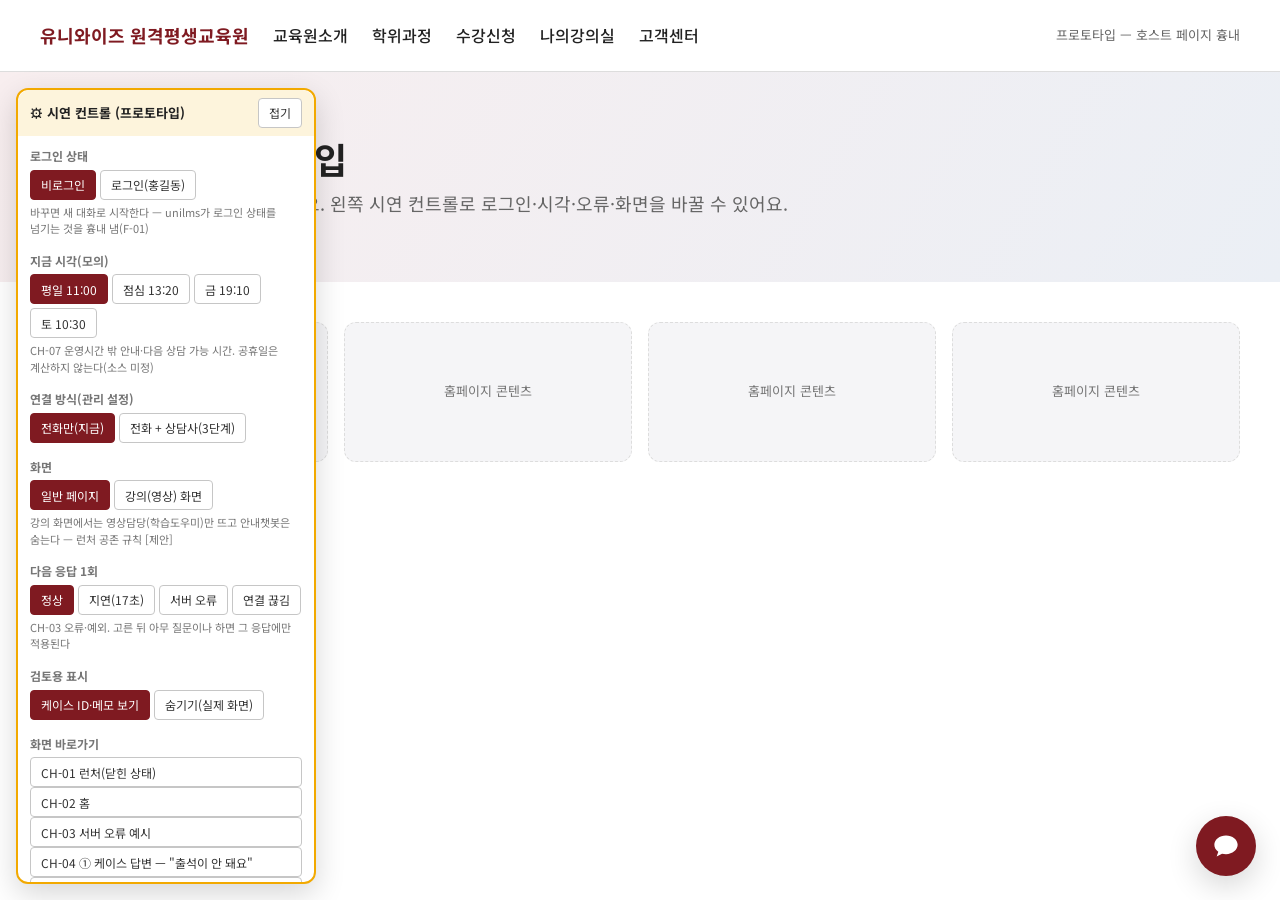
<file: file/uniai-chatbot-prototype/index.html>
<!doctype html>
<html lang="ko">
<head>
<meta charset="utf-8">
<meta name="viewport" content="width=device-width, initial-scale=1, viewport-fit=cover">
<meta name="color-scheme" content="light">
<title>안내챗봇 프로토타입</title>
<link rel="preconnect" href="https://fonts.googleapis.com">
<link rel="stylesheet" href="https://fonts.googleapis.com/css2?family=Noto+Sans+KR:wght@400;500;700&display=swap">
<link rel="stylesheet" href="assets/css/unilms/tokens.css?v=14">
<link rel="stylesheet" href="assets/css/unilms/base.css?v=14">
<link rel="stylesheet" href="assets/css/unilms/components.css?v=14">
<link rel="stylesheet" href="assets/css/chatbot.css?v=14">
<link rel="stylesheet" href="assets/css/demo.css?v=14">
</head>
<body>

<!-- 호스트 페이지 흉내: 위젯은 unilms 학습자 화면에 삽입된다(CH-01). 이 부분은 실제 위젯이 아니다 -->
<header class="host-head">
  <span class="host-logo">유니와이즈 원격평생교육원</span>
  <nav class="host-nav" aria-label="주메뉴(흉내)"><span>교육원소개</span><span>학위과정</span><span>수강신청</span><span>나의강의실</span><span>고객센터</span></nav>
  <span class="host-user">프로토타입 — 호스트 페이지 흉내</span>
</header>
<main>
  <section class="host-hero">
    <h1>안내챗봇 프로토타입</h1>
    <p>오른쪽 아래 <b>채팅 버튼</b>을 눌러 보세요. 왼쪽 시연 컨트롤로 로그인·시각·오류·화면을 바꿀 수 있어요.</p>
  </section>
  <section class="host-body" aria-hidden="true">
    <div class="host-box">홈페이지 콘텐츠</div>
    <div class="host-box">홈페이지 콘텐츠</div>
    <div class="host-box">홈페이지 콘텐츠</div>
    <div class="host-box">홈페이지 콘텐츠</div>
  </section>
  <section class="host-lecture">
    <div class="host-lecture__video">▶ 강의 영상 (흉내)</div>
    <div class="host-lecture__menu"><span>강의목록</span><span>학습자료</span><span>질문하기</span><span>학습도우미</span></div>
  </section>
</main>
<button type="button" class="video-launcher" title="기존 영상 챗봇 자리(흉내) — 이 프로토타입 범위 밖">🎬 학습도우미</button>

<div id="chatbot"></div>

<script src="assets/js/cases.js?v=14"></script>
<script src="assets/js/licenses.js?v=14"></script>
<script src="assets/js/demo.js?v=14"></script>
<script src="assets/js/chatbot.js?v=14"></script>
</body>
</html>
</file>
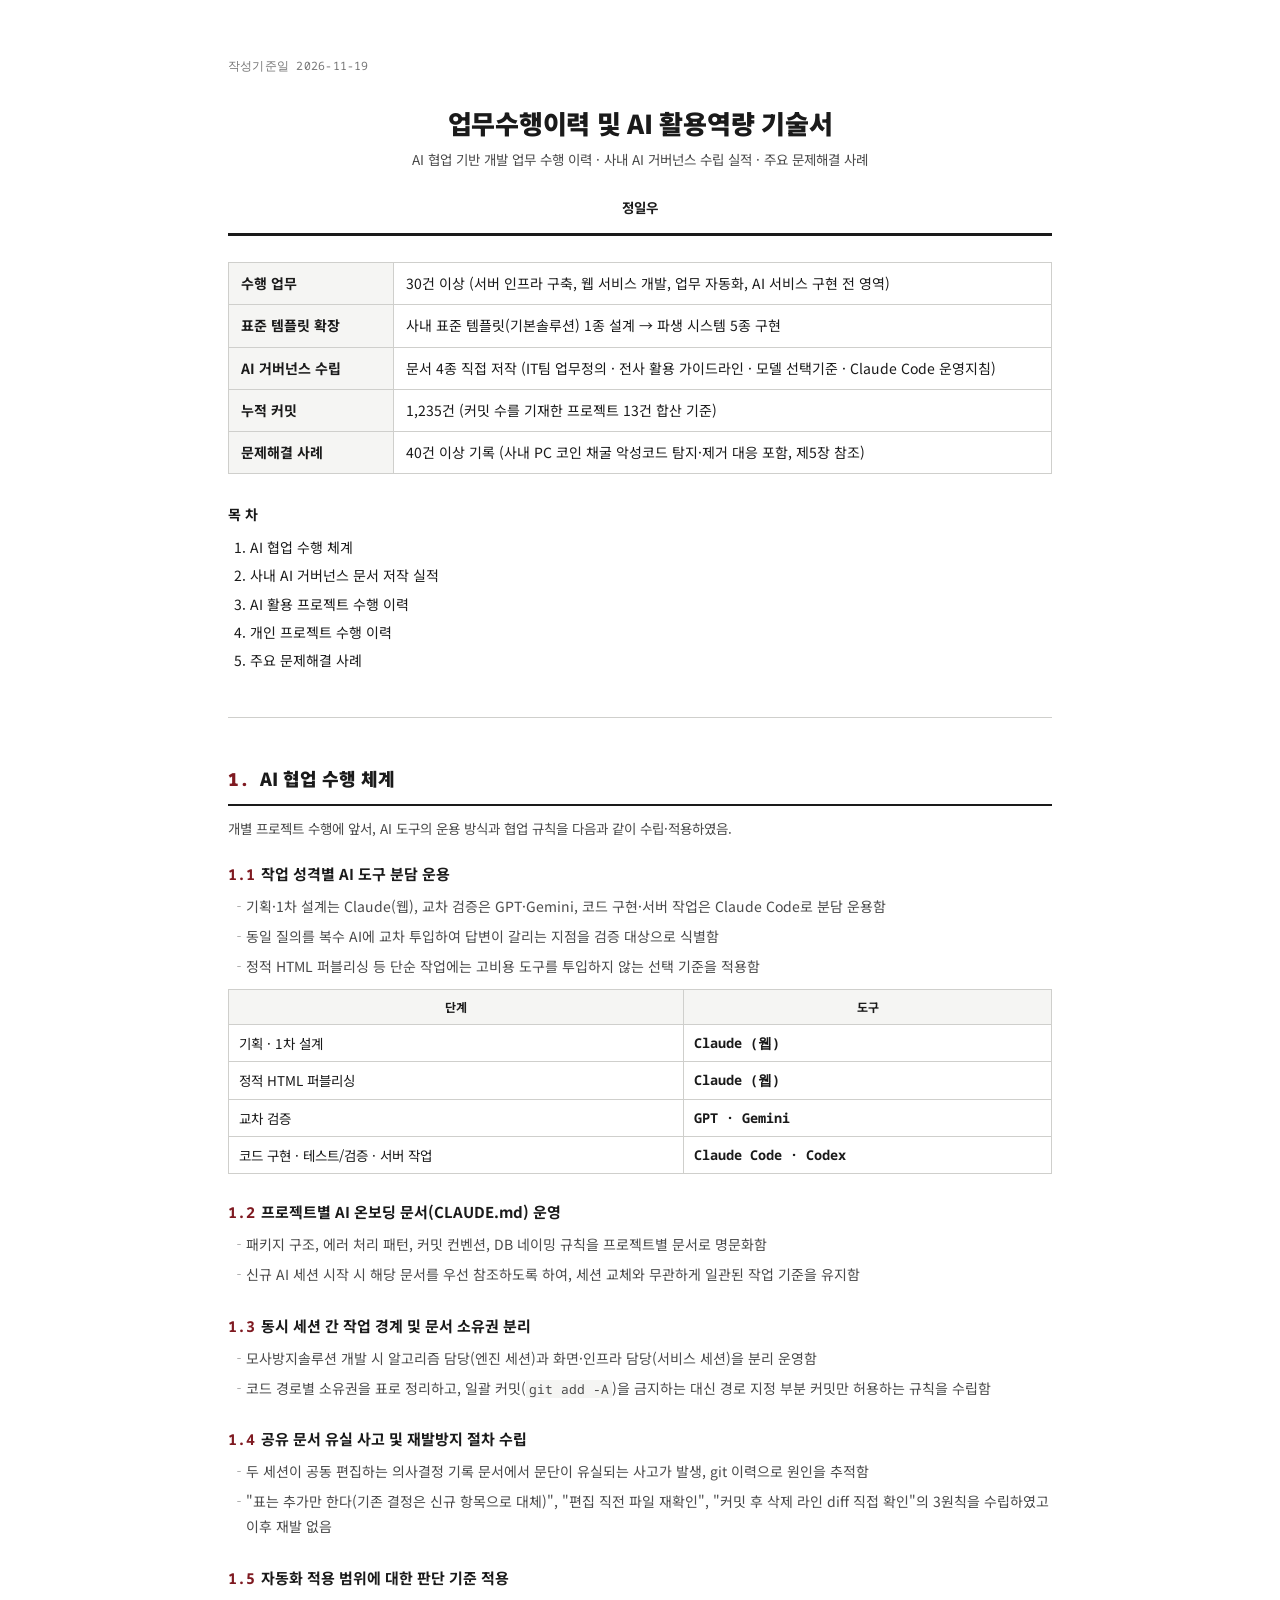
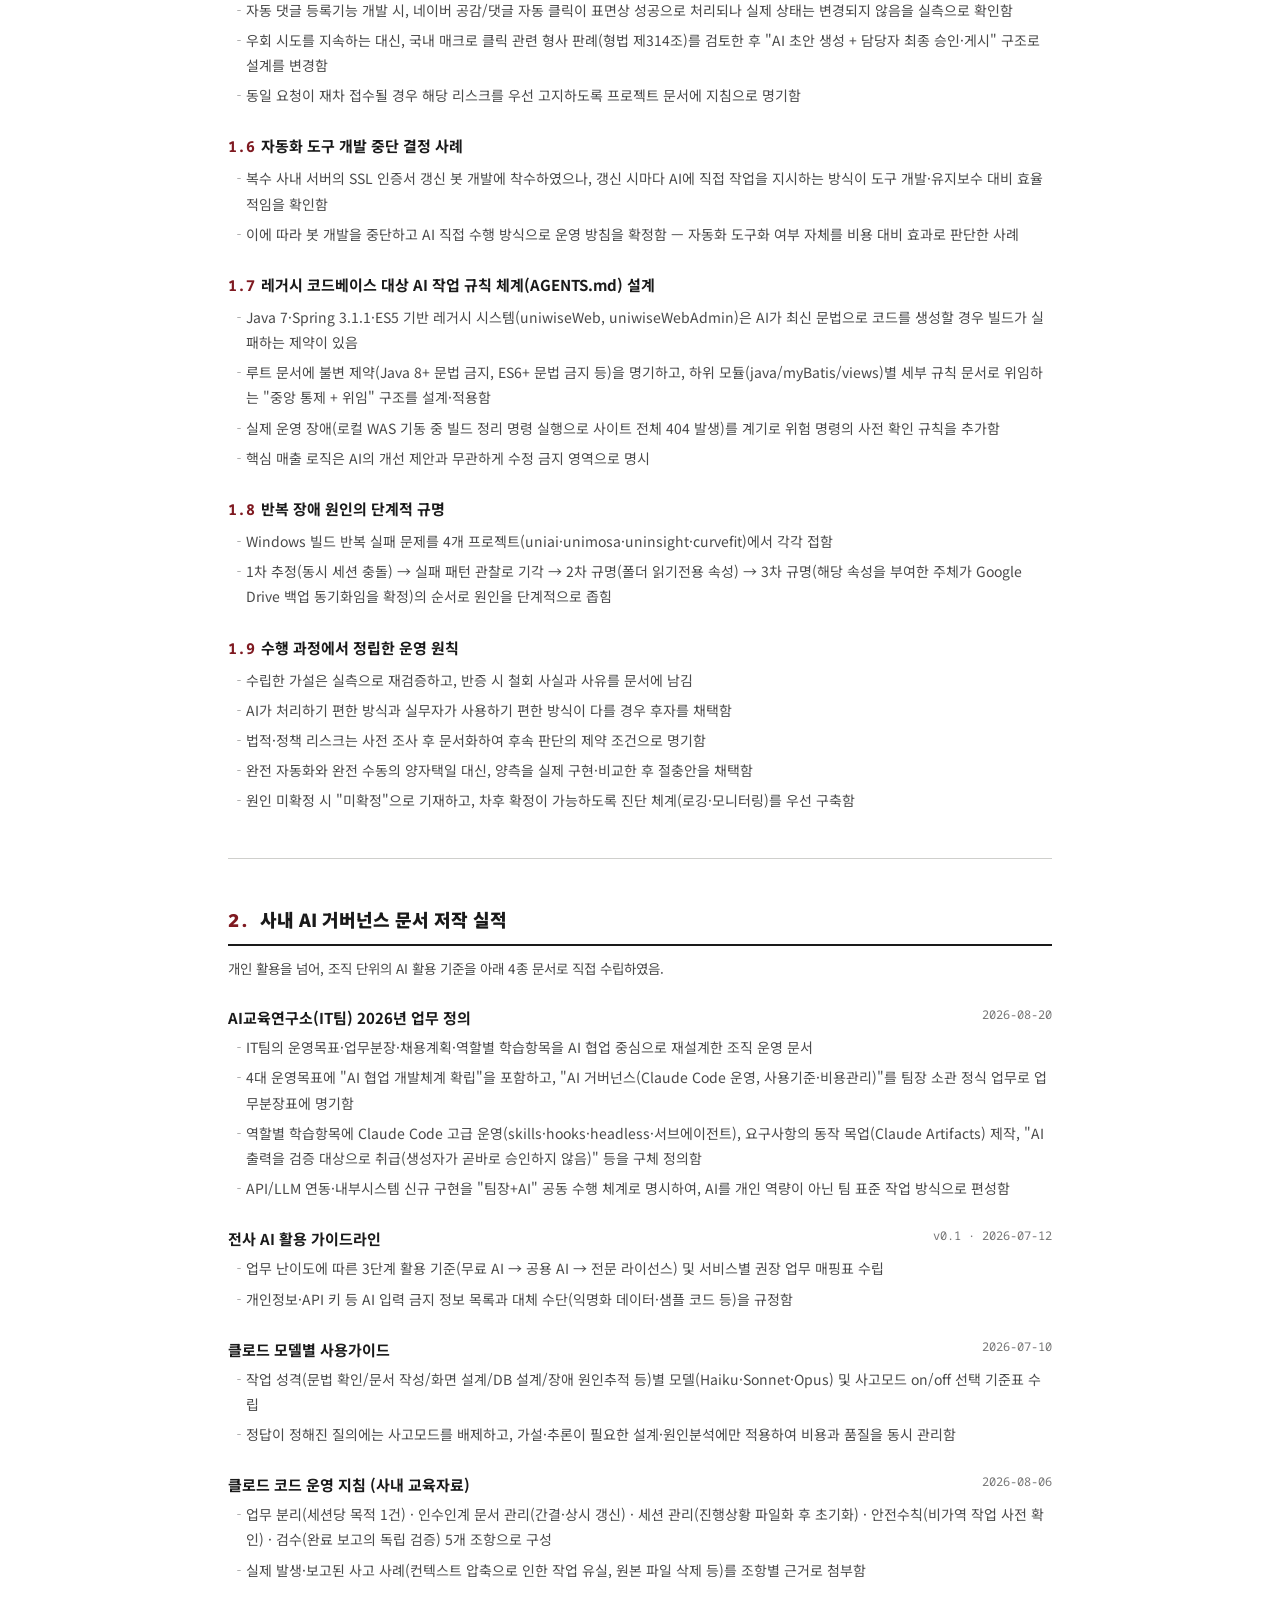
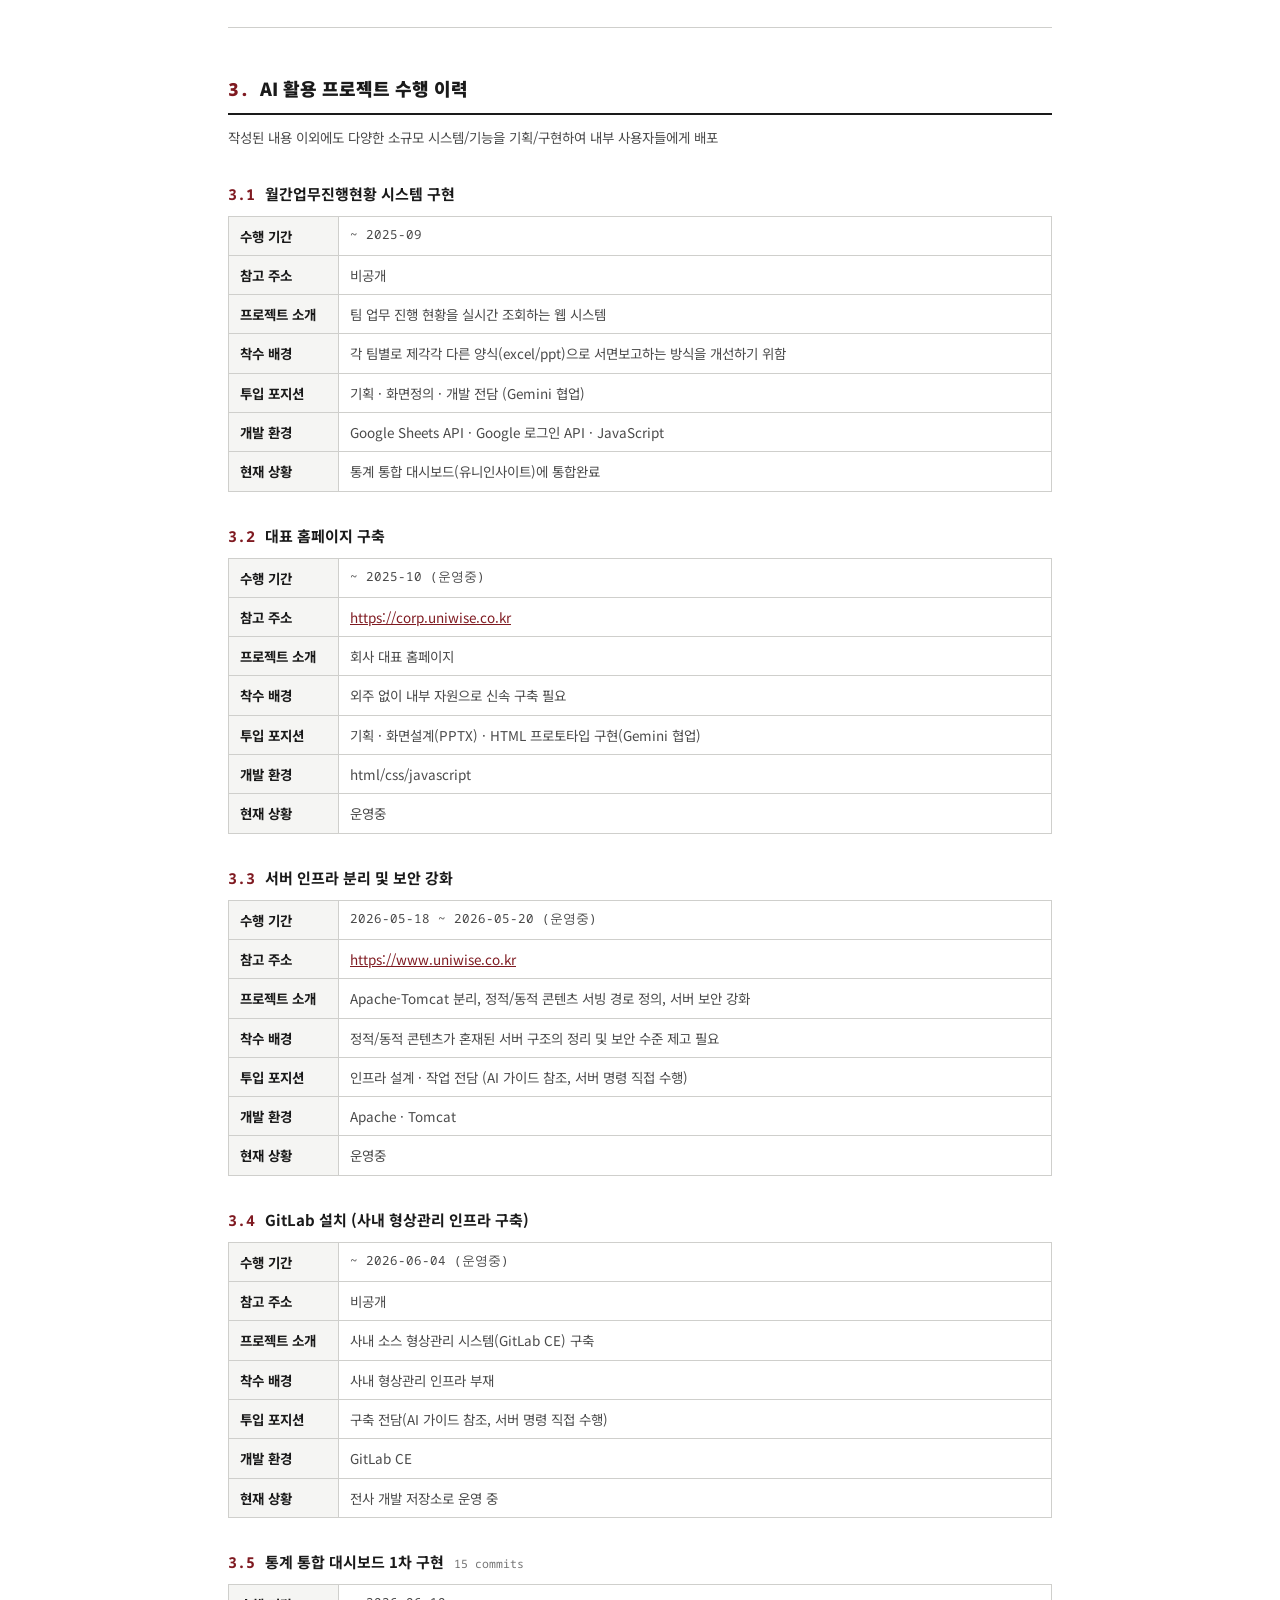
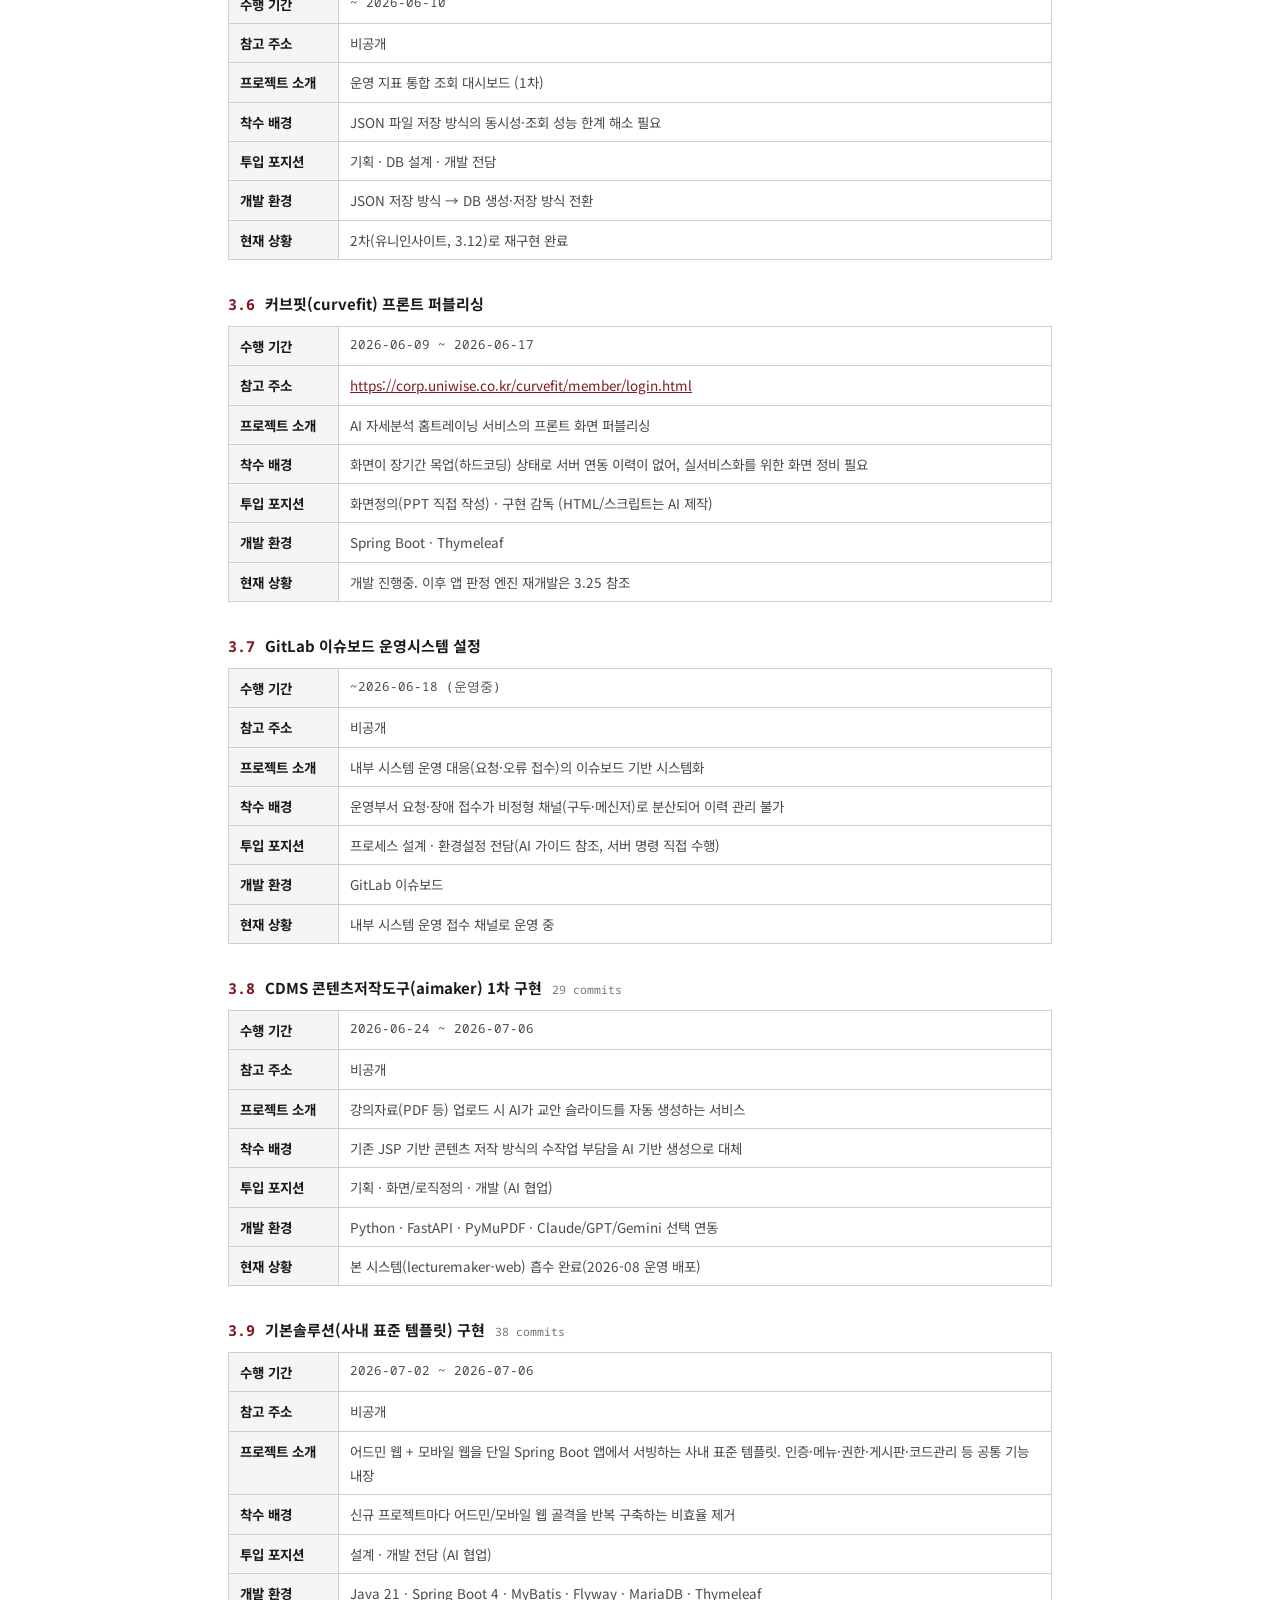
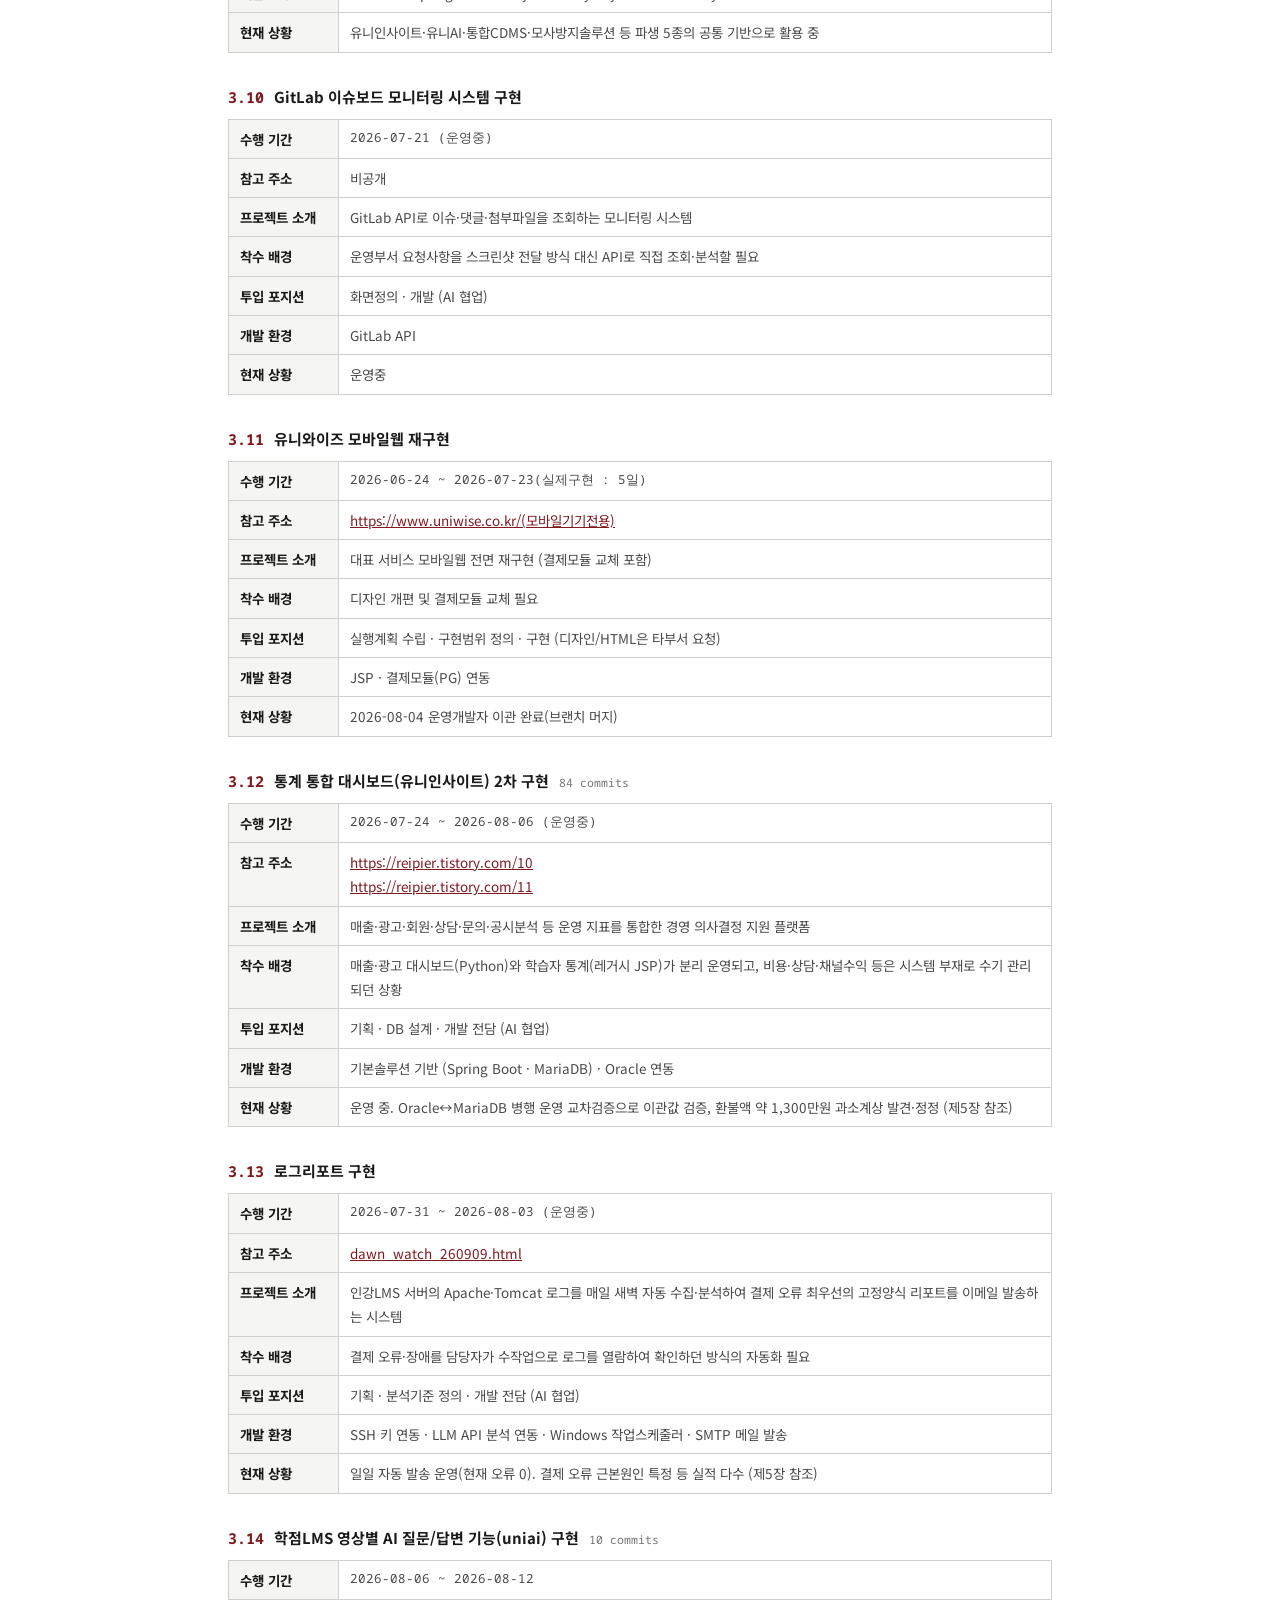
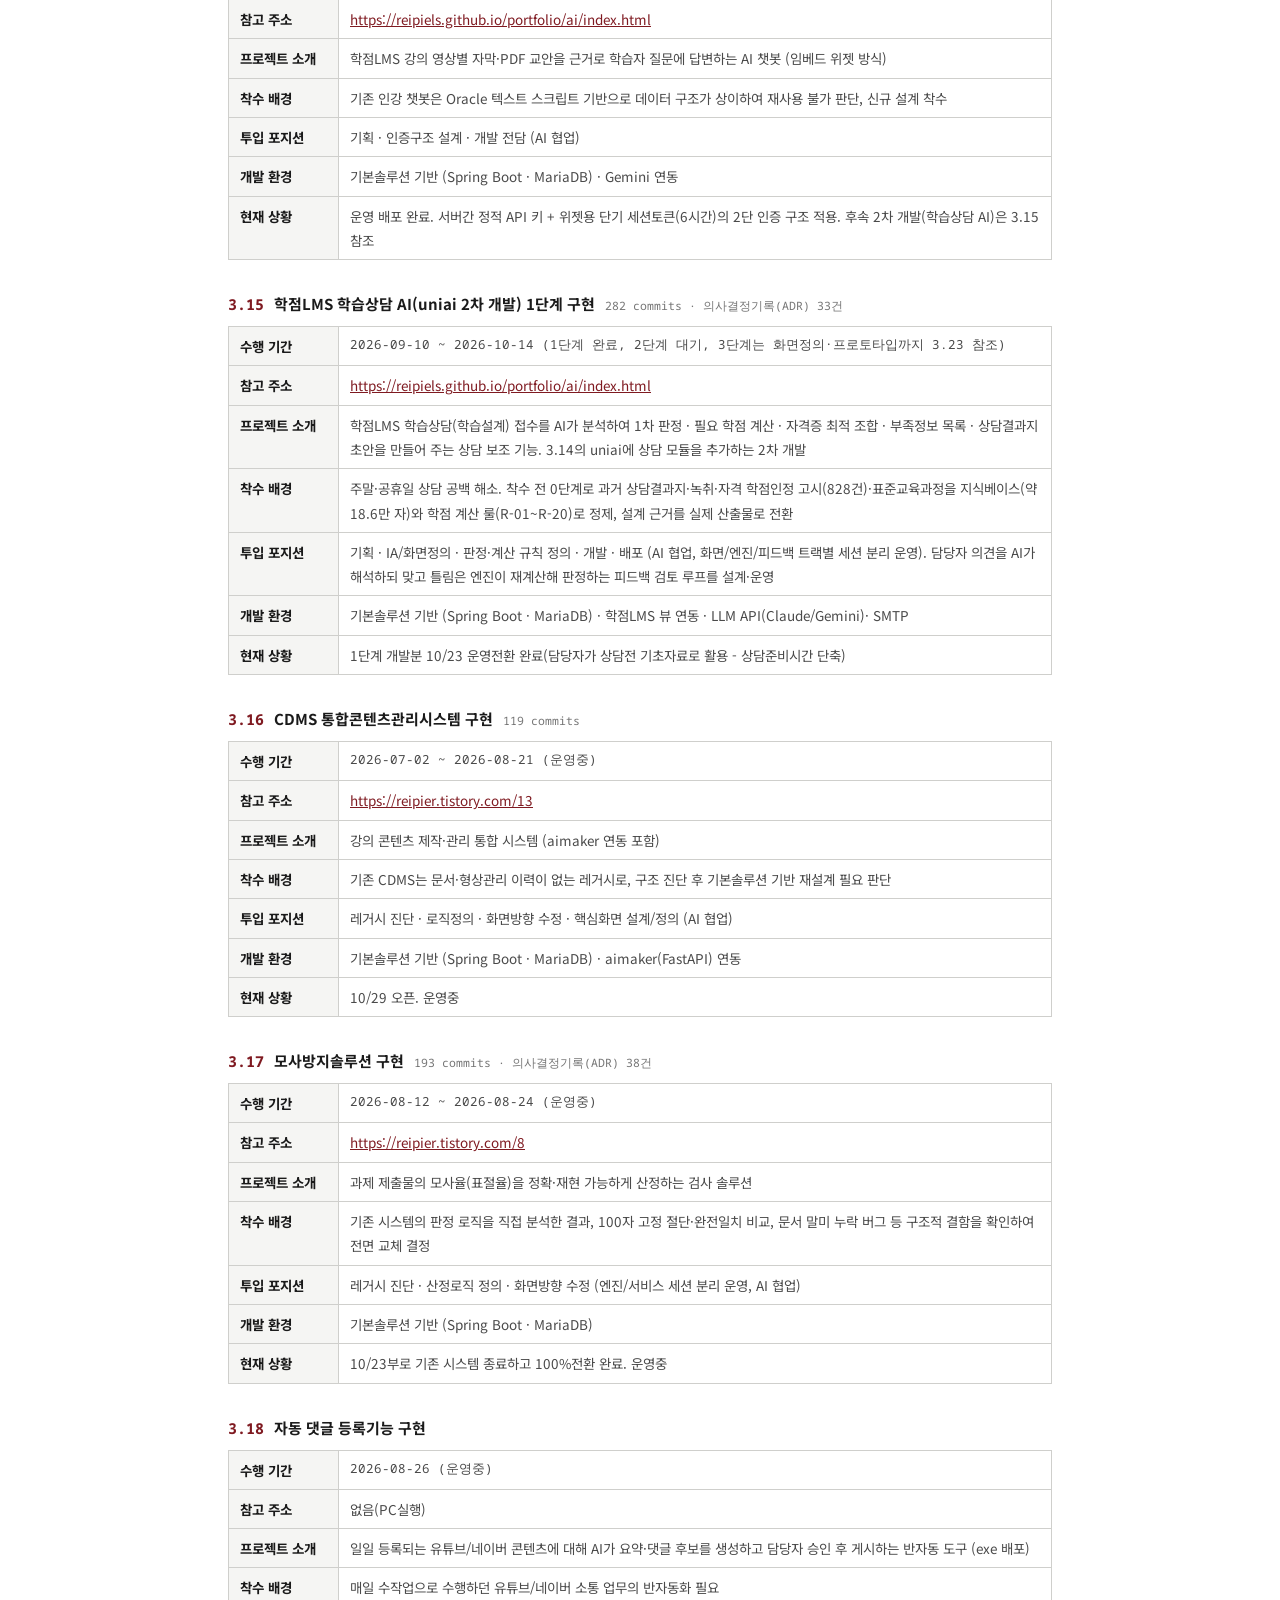
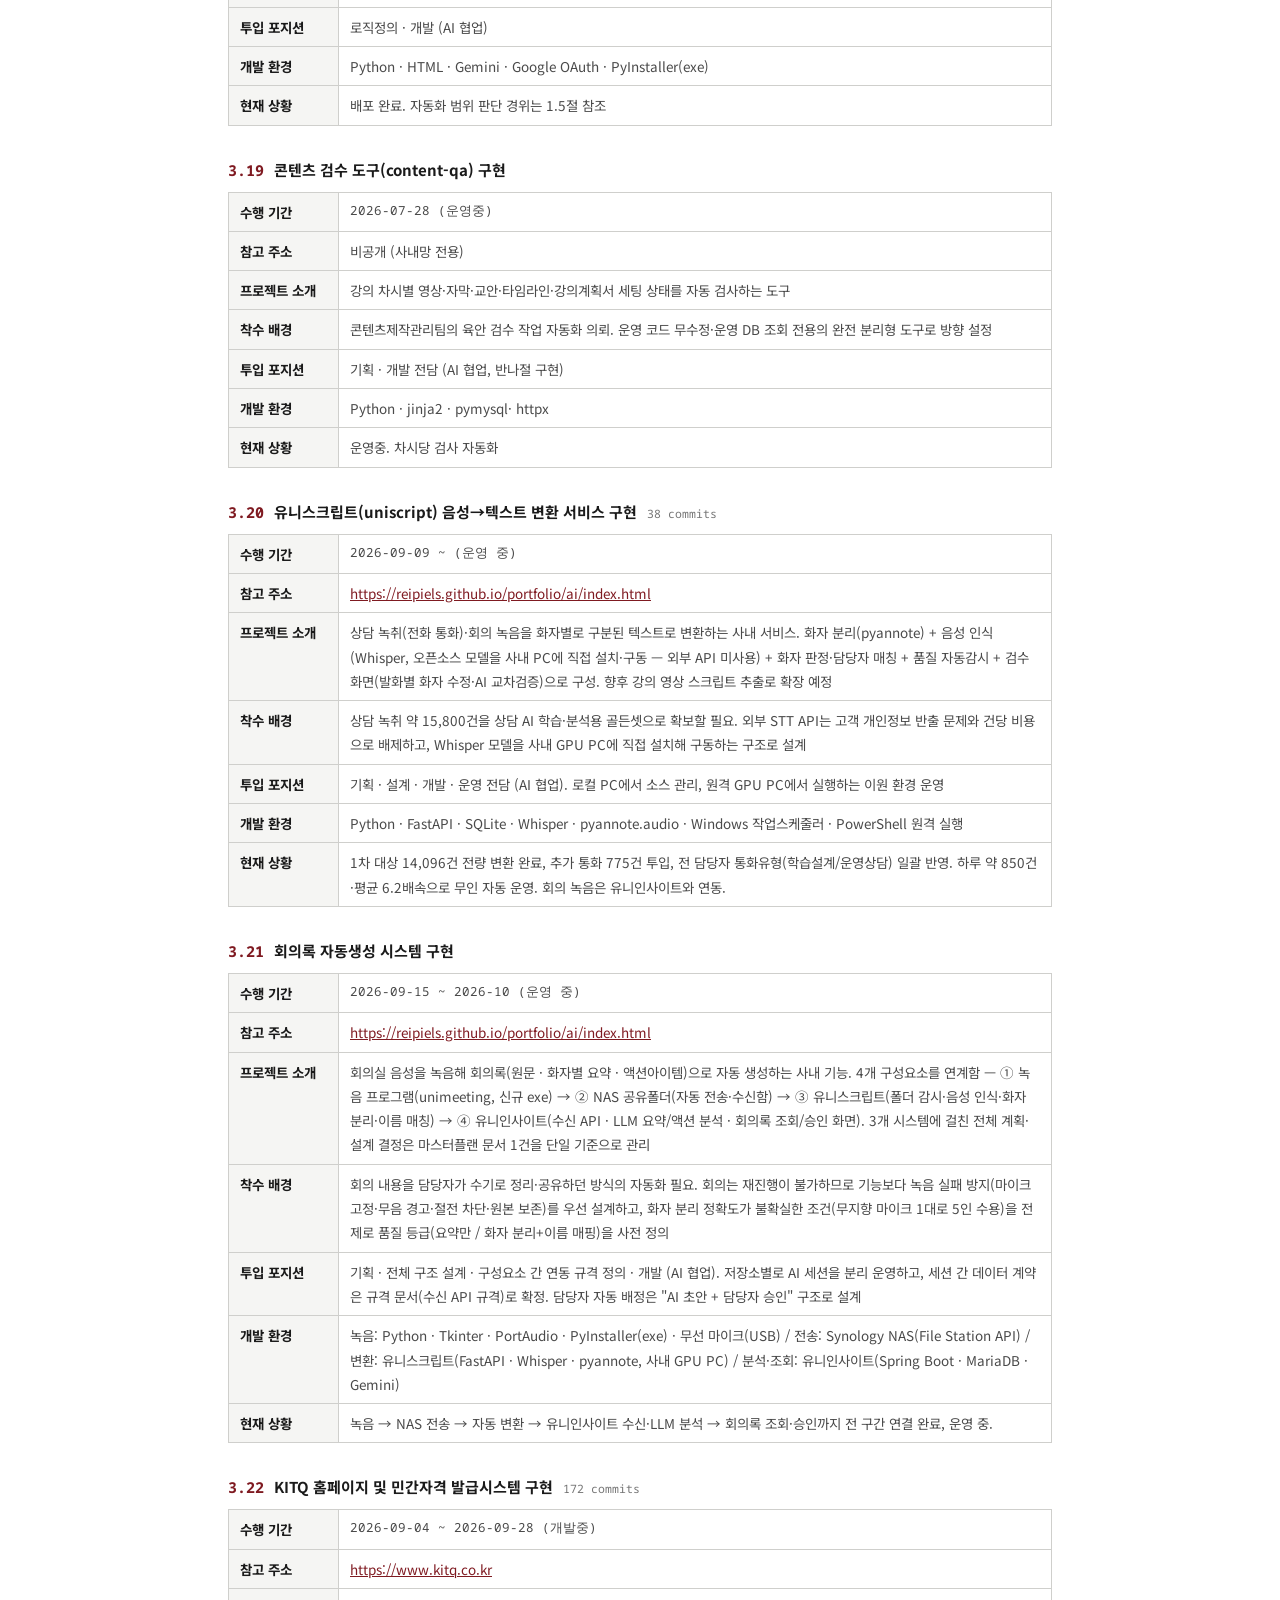
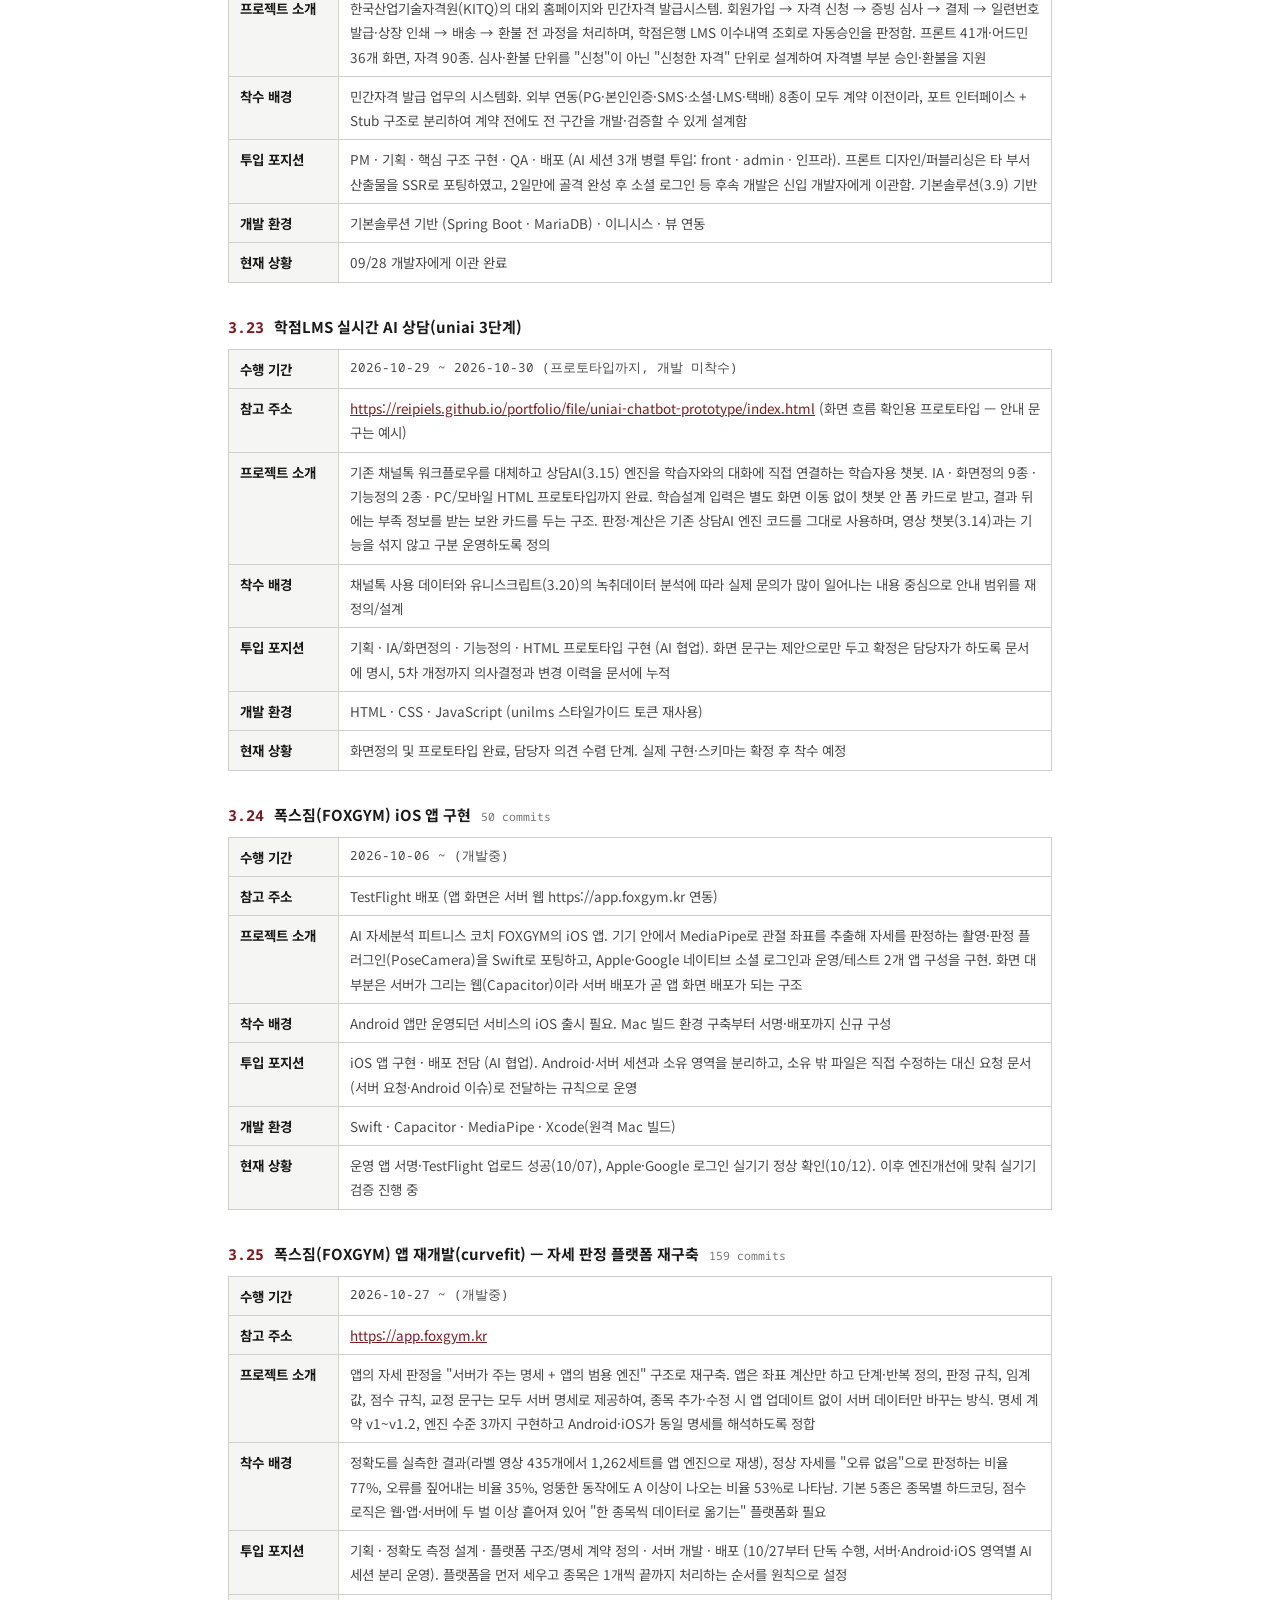
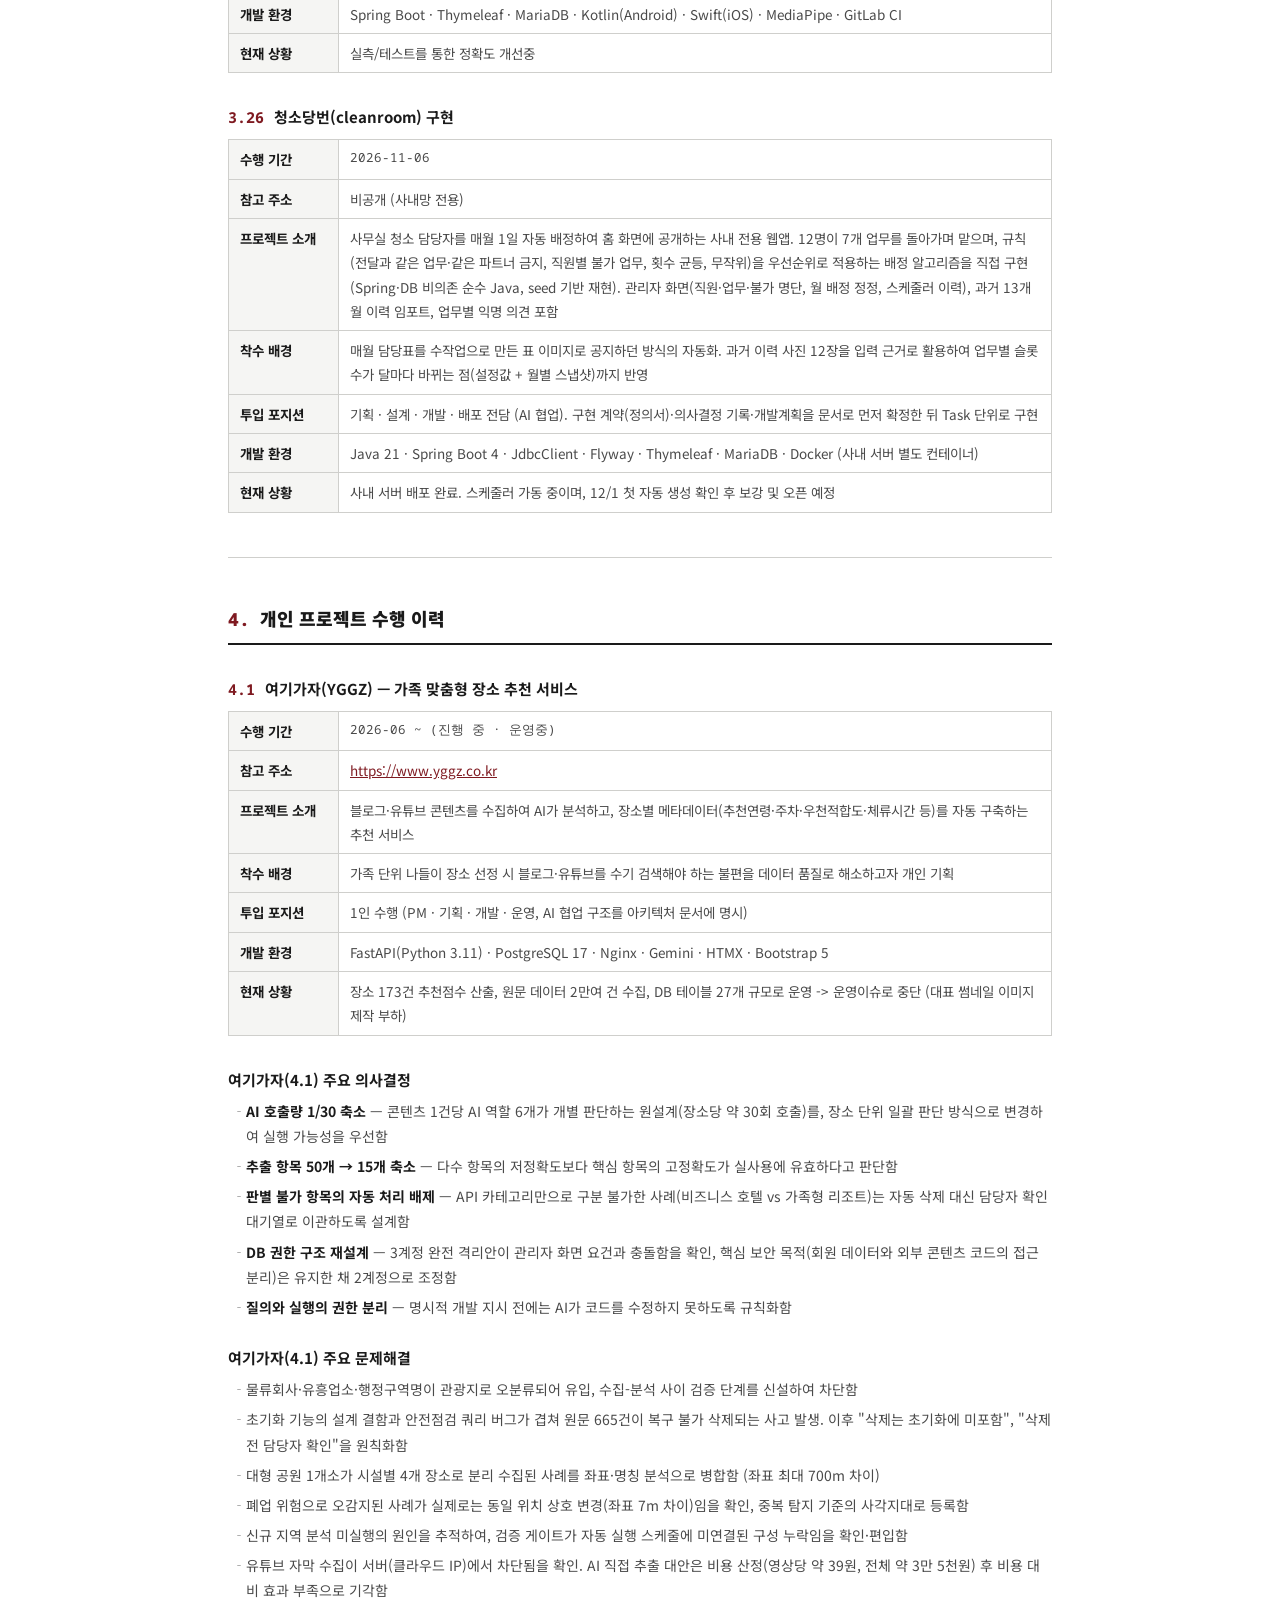
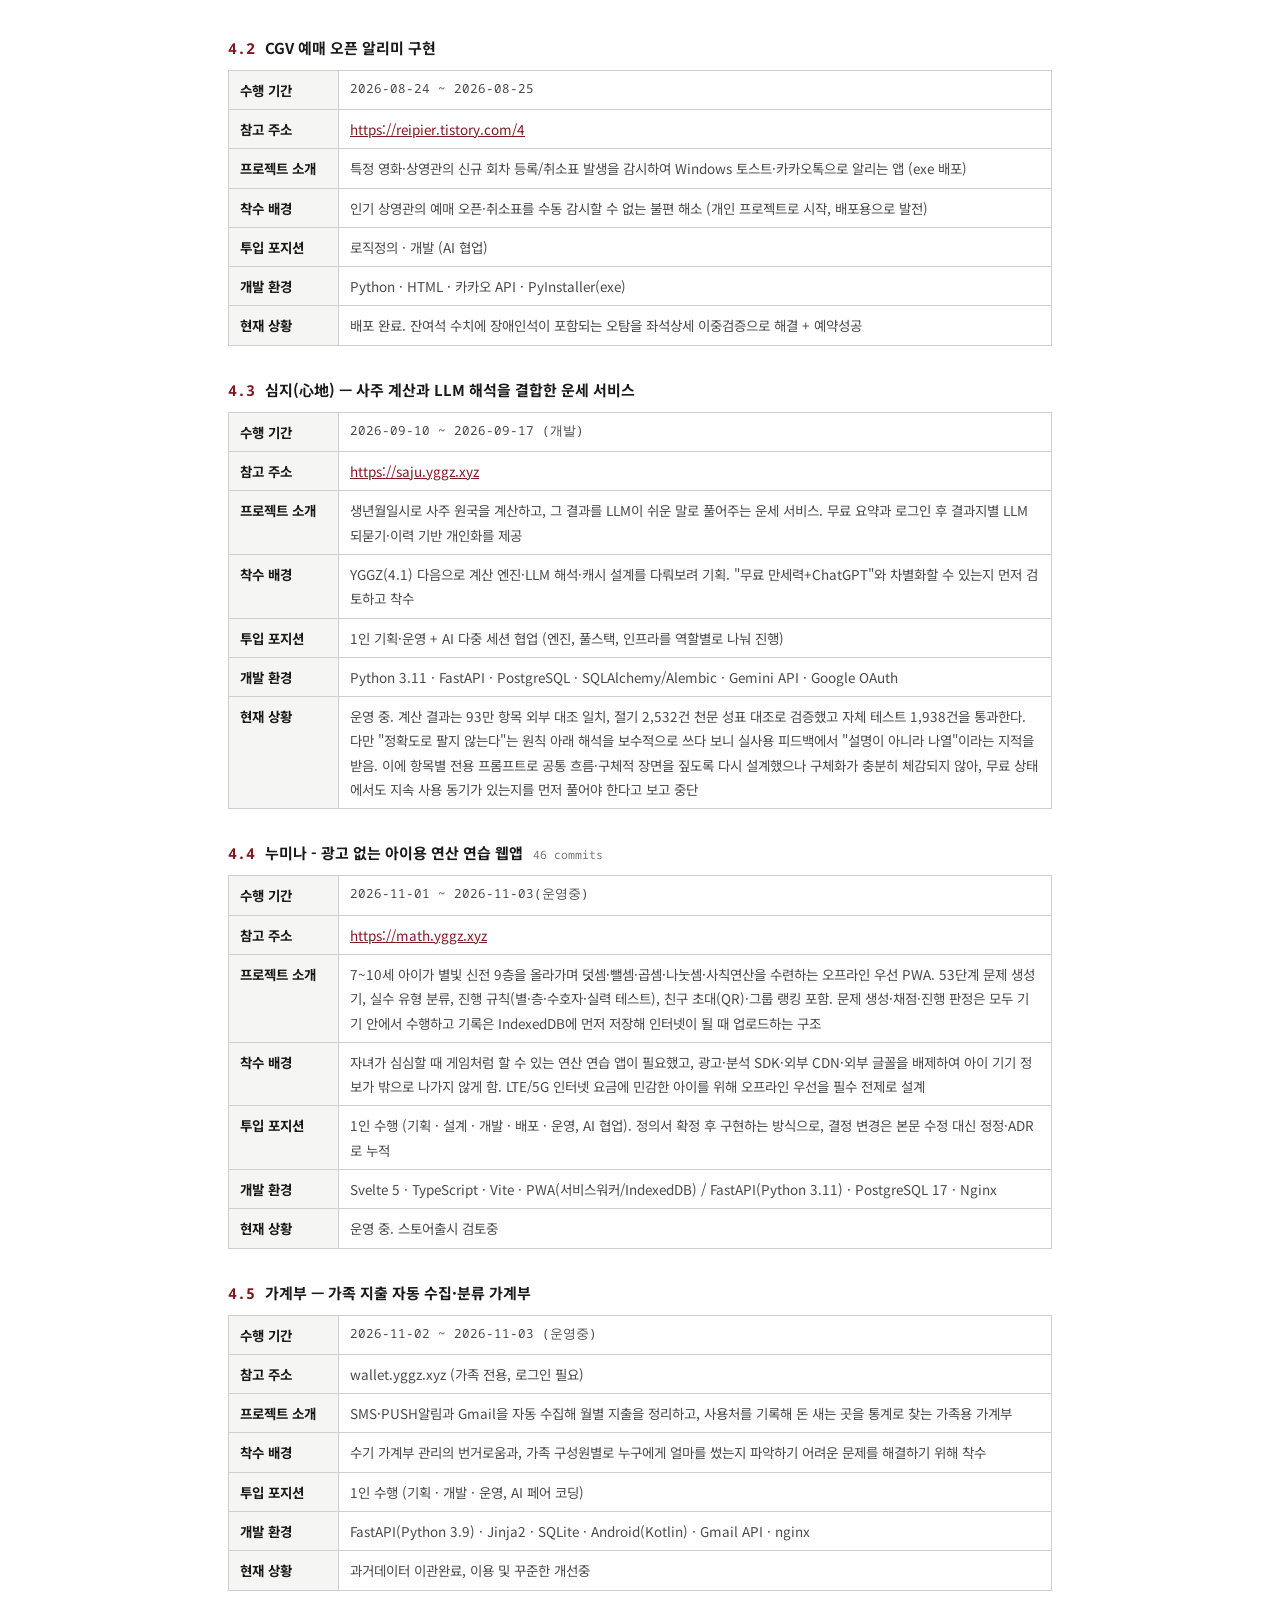
<file: file/ai.html>
<!DOCTYPE html>
<html lang="ko">
<head>
<meta charset="utf-8">
<meta name="viewport" content="width=device-width, initial-scale=1">
<link rel="preconnect" href="https://fonts.googleapis.com">
<link rel="preconnect" href="https://fonts.gstatic.com" crossorigin>
<link href="https://fonts.googleapis.com/css2?family=Noto+Sans+KR:wght@400;500;700;900&family=Noto+Sans+Mono:wght@400;500;600&display=swap" rel="stylesheet">
<title>업무수행이력 및 AI 활용역량 기술서</title>

<style>
  :root{
    --paper: #ffffff;
    --paper-alt: #f5f5f3;
    --ink: #1a1a1a;
    --ink-muted: #4a4a4a;
    --ink-faint: #767676;
    --line: #cfcfcc;
    --line-strong: #1a1a1a;
    --accent: #7f1a21;
    --accent-tint: #f4e9ea;
    --mono: "Noto Sans Mono", ui-monospace, "SFMono-Regular", Menlo, monospace;
    --sans: "Noto Sans KR", "Malgun Gothic", sans-serif;
  }
  @media (prefers-color-scheme: dark){
    :root:not([data-theme="light"]){
      --paper: #1b1b1a;
      --paper-alt: #232322;
      --ink: #eaeae7;
      --ink-muted: #b8b8b4;
      --ink-faint: #8c8c88;
      --line: #45453f;
      --line-strong: #eaeae7;
      --accent: #d98d92;
      --accent-tint: #362324;
    }
  }
  :root[data-theme="dark"]{
    --paper: #1b1b1a;
    --paper-alt: #232322;
    --ink: #eaeae7;
    --ink-muted: #b8b8b4;
    --ink-faint: #8c8c88;
    --line: #45453f;
    --line-strong: #eaeae7;
    --accent: #d98d92;
    --accent-tint: #362324;
  }

  *{ box-sizing: border-box; }
  body{
    margin: 0;
    background: var(--paper);
    color: var(--ink);
    font-family: var(--sans);
    line-height: 1.8;
    font-size: 15px;
    -webkit-font-smoothing: antialiased;
  }
  ::selection{ background: var(--accent-tint); color: var(--ink); }
  a{ color: var(--accent); }
  code{ font-family: var(--mono); font-size: 0.92em; background: var(--paper-alt); padding: 0 3px; }

  .page{ max-width: 880px; margin: 0 auto; padding: 56px 28px 120px; }

  /* ---------- doc header ---------- */
  .doc-meta{
    display: flex;
    justify-content: space-between;
    font-family: var(--mono);
    font-size: 11.5px;
    color: var(--ink-faint);
    letter-spacing: 0.02em;
    margin-bottom: 28px;
    flex-wrap: wrap;
    gap: 6px;
  }
  .doc-title{
    font-size: 26px;
    font-weight: 900;
    letter-spacing: -0.01em;
    line-height: 1.4;
    margin: 0 0 6px;
    text-align: center;
  }
  .doc-sub{
    font-size: 13.5px;
    color: var(--ink-muted);
    margin: 0 0 24px;
    text-align: center;
  }
  hr.thick{ border: none; border-top: 3px solid var(--line-strong); margin: 0 0 24px; }
  hr.thin{ border: none; border-top: 1px solid var(--line); margin: 44px 0; }

  .who-line{
    margin-top: 4px;
    font-size: 13.5px;
    color: var(--ink-faint);
    text-align: center;
  }
  .who-line b{ color: var(--ink); font-weight: 700; }

  /* ---------- summary table ---------- */
  table.summary{ width: 100%; border-collapse: collapse; margin: 26px 0 0; font-size: 14px; }
  table.summary th, table.summary td{
    text-align: left;
    padding: 8px 12px;
    border: 1px solid var(--line);
    vertical-align: top;
  }
  table.summary th{
    background: var(--paper-alt);
    font-weight: 700;
    width: 20%;
    white-space: nowrap;
  }

  /* ---------- TOC ---------- */
  .toc{ margin: 28px 0 0; font-size: 14px; }
  .toc-title{ font-weight: 700; margin-bottom: 8px; }
  .toc ol{ margin: 0; padding-left: 22px; }
  .toc li{ margin-bottom: 3px; }
  .toc a{ color: var(--ink); text-decoration: none; }
  .toc a:hover{ text-decoration: underline; }

  /* ---------- sections ---------- */
  h2.sec{
    font-size: 18px;
    font-weight: 900;
    margin: 0 0 6px;
    padding-bottom: 8px;
    border-bottom: 2px solid var(--line-strong);
    display: flex;
    align-items: baseline;
    gap: 10px;
  }
  h2.sec .no{ color: var(--accent); font-family: var(--mono); }
  p.sec-intro{ color: var(--ink-muted); font-size: 13.5px; margin: 10px 0 20px; }

  h3.item{
    font-size: 15px;
    font-weight: 700;
    margin: 24px 0 6px;
  }
  h3.item:first-of-type{ margin-top: 16px; }
  h3.item .no{ color: var(--accent); font-family: var(--mono); margin-right: 6px; }
  p.body-p{ margin: 0 0 4px; color: var(--ink-muted); font-size: 14px; }
  ul.dash{ margin: 4px 0 0; padding-left: 4px; list-style: none; font-size: 14px; color: var(--ink-muted); }
  ul.dash li{ margin-bottom: 5px; padding-left: 14px; position: relative; }
  ul.dash li::before{ content: "‐"; position: absolute; left: 0; color: var(--ink-faint); }
  ul.dash li b{ color: var(--ink); font-weight: 700; }

  .note-box{
    margin-top: 10px;
    font-family: var(--mono);
    font-size: 12px;
    color: var(--ink-faint);
    background: var(--paper-alt);
    border-left: 3px solid var(--accent);
    padding: 8px 12px;
    line-height: 1.6;
  }

  table.role{ width: 100%; border-collapse: collapse; margin: 10px 0 4px; font-size: 13.5px; }
  table.role th, table.role td{ border: 1px solid var(--line); padding: 6px 10px; text-align: left; }
  table.role th{ background: var(--paper-alt); font-size: 12px; text-align: center;}
  table.role td.tool{ font-family: var(--mono); font-weight: 700; }

  /* ---------- doc list (governance) ---------- */
  h3.doc{
    font-size: 15px;
    font-weight: 700;
    margin: 24px 0 4px;
    display: flex;
    justify-content: space-between;
    flex-wrap: wrap;
    gap: 8px;
  }
  h3.doc .date{ font-family: var(--mono); font-size: 12px; color: var(--ink-faint); font-weight: 400; }
  h3.doc:first-of-type{ margin-top: 16px; }

  /* ---------- project record table ---------- */
  .prj{ margin: 30px 0; }
  h3.prj-title{
    font-size: 15px;
    font-weight: 700;
    margin: 0 0 8px;
    display: flex;
    align-items: baseline;
    gap: 10px;
    flex-wrap: wrap;
  }
  h3.prj-title .no{ color: var(--accent); font-family: var(--mono); }
  h3.prj-title .commits{ font-family: var(--mono); font-size: 11.5px; color: var(--ink-faint); font-weight: 400; }
  table.record{ width: 100%; border-collapse: collapse; font-size: 13.5px; }
  table.record th, table.record td{
    border: 1px solid var(--line);
    padding: 7px 11px;
    text-align: left;
    vertical-align: top;
  }
  table.record th{
    background: var(--paper-alt);
    font-weight: 700;
    width: 110px;
    white-space: nowrap;
  }
  table.record td{ color: var(--ink-muted); overflow-wrap: anywhere; }
  table.record td.date-cell{ font-family: var(--mono); font-size: 12.5px; }

  /* ---------- issue list ---------- */
  h4.proj{
    font-size: 14.5px;
    font-weight: 700;
    margin: 24px 0 4px;
    padding-bottom: 4px;
    border-bottom: 1px solid var(--line);
  }
  h4.proj:first-of-type{ margin-top: 16px; }
  h4.proj .kr{ font-weight: 400; color: var(--ink-faint); font-size: 13px; }
  p.proj-note{ font-size: 12.5px; color: var(--ink-faint); margin: 6px 0 8px; }
  ol.issues{ margin: 8px 0 0; padding-left: 22px; font-size: 13.5px; color: var(--ink-muted); }
  ol.issues li{ margin-bottom: 8px; line-height: 1.75; }
  ol.issues li b{ color: var(--ink); font-weight: 700; }

  .closing p{ color: var(--ink-muted); font-size: 14px; max-width: 66ch; }
  .sign{ margin-top: 20px; font-family: var(--mono); font-size: 13px; color: var(--ink-faint); }

  .scrollx{ overflow-x: auto; }

  @media (max-width: 600px){
    .page{ padding: 36px 16px 90px; }
    .doc-title{ font-size: 20px; }
    table.summary th{ width: 36%; }
    table.record th{ width: 88px; white-space: normal; }
  }

  /* ---------- print (PDF 제출용) ---------- */
  @page{ size: A4; margin: 16mm 14mm; }
  @media print{
    :root, :root:not([data-theme="light"]), :root[data-theme="dark"]{
      --paper: #ffffff; --paper-alt: #f2f2f0; --ink: #111111; --ink-muted: #333333; --ink-faint: #555555;
      --line: #bdbdb8; --line-strong: #111111; --accent: #7f1a21; --accent-tint: #f4e9ea;
    }
    *{ -webkit-print-color-adjust: exact; print-color-adjust: exact; }
    body{ font-size: 11.5px; line-height: 1.65; background: #fff; }
    .page{ max-width: none; padding: 0; }
    .doc-title{ font-size: 22px; }
    .scrollx{ overflow: visible; }
    hr.thin, .sign{ display: none; }
    h2.sec{ break-before: page; page-break-before: always; margin-top: 0; }
    h2.sec, h3.item, h3.doc, h3.prj-title, h4.proj{ break-after: avoid; page-break-after: avoid; }
    .prj{ break-inside: avoid; page-break-inside: avoid; margin: 16px 0; }
    table.record tr, table.summary tr, table.role tr, ol.issues li, ul.dash li{ break-inside: avoid; page-break-inside: avoid; }
    table.summary, table.record{ font-size: 11px; }
    a{ color: var(--accent); text-decoration: none; }
    .toc a{ color: var(--ink); }
  }
</style>
</head>
<body>

<div class="page">

  <div class="doc-meta">
    <span>작성기준일 2026-11-19</span>
  </div>
  <h1 class="doc-title">업무수행이력 및 AI 활용역량 기술서</h1>
  <p class="doc-sub">AI 협업 기반 개발 업무 수행 이력 · 사내 AI 거버넌스 수립 실적 · 주요 문제해결 사례</p>
  <p class="who-line"><b>정일우</b>   </p>
  <hr class="thick">

  <table class="summary">
    <tr><th>수행 업무</th><td>30건 이상 (서버 인프라 구축, 웹 서비스 개발, 업무 자동화, AI 서비스 구현 전 영역)</td></tr>
    <tr><th>표준 템플릿 확장</th><td>사내 표준 템플릿(기본솔루션) 1종 설계 → 파생 시스템 5종 구현</td></tr>
    <tr><th>AI 거버넌스 수립</th><td>문서 4종 직접 저작 (IT팀 업무정의 · 전사 활용 가이드라인 · 모델 선택기준 · Claude Code 운영지침)</td></tr>
    <tr><th>누적 커밋</th><td>1,235건 (커밋 수를 기재한 프로젝트 13건 합산 기준)</td></tr>
    <tr><th>문제해결 사례</th><td>40건 이상 기록 (사내 PC 코인 채굴 악성코드 탐지·제거 대응 포함, 제5장 참조)</td></tr>
  </table>

  <div class="toc">
    <div class="toc-title">목 차</div>
    <ol>
      <li><a href="#s1">AI 협업 수행 체계</a></li>
      <li><a href="#s2">사내 AI 거버넌스 문서 저작 실적</a></li>
      <li><a href="#s3">AI 활용 프로젝트 수행 이력</a></li>
      <li><a href="#s4">개인 프로젝트 수행 이력</a></li>
      <li><a href="#s5">주요 문제해결 사례</a></li>
    </ol>
  </div>

  <hr class="thin" id="s1">

  <h2 class="sec"><span class="no">1.</span>AI 협업 수행 체계</h2>
  <p class="sec-intro">개별 프로젝트 수행에 앞서, AI 도구의 운용 방식과 협업 규칙을 다음과 같이 수립·적용하였음.</p>

  <h3 class="item"><span class="no">1.1</span>작업 성격별 AI 도구 분담 운용</h3>
  <ul class="dash">
    <li>기획·1차 설계는 Claude(웹), 교차 검증은 GPT·Gemini, 코드 구현·서버 작업은 Claude Code로 분담 운용함</li>
    <li>동일 질의를 복수 AI에 교차 투입하여 답변이 갈리는 지점을 검증 대상으로 식별함</li>
    <li>정적 HTML 퍼블리싱 등 단순 작업에는 고비용 도구를 투입하지 않는 선택 기준을 적용함</li>
  </ul>
  <table class="role">
    <tr><th>단계</th><th>도구</th></tr>
    <tr><td>기획 · 1차 설계</td><td class="tool">Claude (웹)</td></tr>
    <tr><td>정적 HTML 퍼블리싱</td><td class="tool">Claude (웹)</td></tr>
    <tr><td>교차 검증</td><td class="tool">GPT · Gemini</td></tr>
    <tr><td>코드 구현 · 테스트/검증 · 서버 작업</td><td class="tool">Claude Code · Codex</td></tr>
  </table>

  <h3 class="item"><span class="no">1.2</span>프로젝트별 AI 온보딩 문서(CLAUDE.md) 운영</h3>
  <ul class="dash">
    <li>패키지 구조, 에러 처리 패턴, 커밋 컨벤션, DB 네이밍 규칙을 프로젝트별 문서로 명문화함</li>
    <li>신규 AI 세션 시작 시 해당 문서를 우선 참조하도록 하여, 세션 교체와 무관하게 일관된 작업 기준을 유지함</li>
  </ul>

  <h3 class="item"><span class="no">1.3</span>동시 세션 간 작업 경계 및 문서 소유권 분리</h3>
  <ul class="dash">
    <li>모사방지솔루션 개발 시 알고리즘 담당(엔진 세션)과 화면·인프라 담당(서비스 세션)을 분리 운영함</li>
    <li>코드 경로별 소유권을 표로 정리하고, 일괄 커밋(<code>git add -A</code>)을 금지하는 대신 경로 지정 부분 커밋만 허용하는 규칙을 수립함</li>
  </ul>

  <h3 class="item"><span class="no">1.4</span>공유 문서 유실 사고 및 재발방지 절차 수립</h3>
  <ul class="dash">
    <li>두 세션이 공동 편집하는 의사결정 기록 문서에서 문단이 유실되는 사고가 발생, git 이력으로 원인을 추적함</li>
    <li>"표는 추가만 한다(기존 결정은 신규 항목으로 대체)", "편집 직전 파일 재확인", "커밋 후 삭제 라인 diff 직접 확인"의 3원칙을 수립하였고 이후 재발 없음</li>
  </ul>  

  <h3 class="item"><span class="no">1.5</span>자동화 적용 범위에 대한 판단 기준 적용</h3>
  <ul class="dash">
    <li>자동 댓글 등록기능 개발 시, 네이버 공감/댓글 자동 클릭이 표면상 성공으로 처리되나 실제 상태는 변경되지 않음을 실측으로 확인함</li>
    <li>우회 시도를 지속하는 대신, 국내 매크로 클릭 관련 형사 판례(형법 제314조)를 검토한 후 "AI 초안 생성 + 담당자 최종 승인·게시" 구조로 설계를 변경함</li>
    <li>동일 요청이 재차 접수될 경우 해당 리스크를 우선 고지하도록 프로젝트 문서에 지침으로 명기함</li>
  </ul>

  <h3 class="item"><span class="no">1.6</span>자동화 도구 개발 중단 결정 사례</h3>
  <ul class="dash">
    <li>복수 사내 서버의 SSL 인증서 갱신 봇 개발에 착수하였으나, 갱신 시마다 AI에 직접 작업을 지시하는 방식이 도구 개발·유지보수 대비 효율적임을 확인함</li>
    <li>이에 따라 봇 개발을 중단하고 AI 직접 수행 방식으로 운영 방침을 확정함 — 자동화 도구화 여부 자체를 비용 대비 효과로 판단한 사례</li>
  </ul>

  <h3 class="item"><span class="no">1.7</span>레거시 코드베이스 대상 AI 작업 규칙 체계(AGENTS.md) 설계</h3>
  <ul class="dash">
    <li>Java 7·Spring 3.1.1·ES5 기반 레거시 시스템(uniwiseWeb, uniwiseWebAdmin)은 AI가 최신 문법으로 코드를 생성할 경우 빌드가 실패하는 제약이 있음</li>
    <li>루트 문서에 불변 제약(Java 8+ 문법 금지, ES6+ 문법 금지 등)을 명기하고, 하위 모듈(java/myBatis/views)별 세부 규칙 문서로 위임하는 "중앙 통제 + 위임" 구조를 설계·적용함</li>
    <li>실제 운영 장애(로컬 WAS 기동 중 빌드 정리 명령 실행으로 사이트 전체 404 발생)를 계기로 위험 명령의 사전 확인 규칙을 추가함</li>
    <li>핵심 매출 로직은 AI의 개선 제안과 무관하게 수정 금지 영역으로 명시</li>
  </ul>

  <h3 class="item"><span class="no">1.8</span>반복 장애 원인의 단계적 규명</h3>
  <ul class="dash">
    <li>Windows 빌드 반복 실패 문제를 4개 프로젝트(uniai·unimosa·uninsight·curvefit)에서 각각 접함</li>
    <li>1차 추정(동시 세션 충돌) → 실패 패턴 관찰로 기각 → 2차 규명(폴더 읽기전용 속성) → 3차 규명(해당 속성을 부여한 주체가 Google Drive 백업 동기화임을 확정)의 순서로 원인을 단계적으로 좁힘</li>
  </ul>

  <h3 class="item"><span class="no">1.9</span>수행 과정에서 정립한 운영 원칙</h3>
  <ul class="dash">
    <li>수립한 가설은 실측으로 재검증하고, 반증 시 철회 사실과 사유를 문서에 남김</li>
    <li>AI가 처리하기 편한 방식과 실무자가 사용하기 편한 방식이 다를 경우 후자를 채택함</li>
    <li>법적·정책 리스크는 사전 조사 후 문서화하여 후속 판단의 제약 조건으로 명기함</li>
    <li>완전 자동화와 완전 수동의 양자택일 대신, 양측을 실제 구현·비교한 후 절충안을 채택함</li>
    <li>원인 미확정 시 "미확정"으로 기재하고, 차후 확정이 가능하도록 진단 체계(로깅·모니터링)를 우선 구축함</li>
  </ul>

  <hr class="thin" id="s2">

  <h2 class="sec"><span class="no">2.</span>사내 AI 거버넌스 문서 저작 실적</h2>
  <p class="sec-intro">개인 활용을 넘어, 조직 단위의 AI 활용 기준을 아래 4종 문서로 직접 수립하였음.</p>

  <h3 class="doc">AI교육연구소(IT팀) 2026년 업무 정의 <span class="date">2026-08-20</span></h3>
  <ul class="dash">
    <li>IT팀의 운영목표·업무분장·채용계획·역할별 학습항목을 AI 협업 중심으로 재설계한 조직 운영 문서</li>
    <li>4대 운영목표에 "AI 협업 개발체계 확립"을 포함하고, "AI 거버넌스(Claude Code 운영, 사용기준·비용관리)"를 팀장 소관 정식 업무로 업무분장표에 명기함</li>
    <li>역할별 학습항목에 Claude Code 고급 운영(skills·hooks·headless·서브에이전트), 요구사항의 동작 목업(Claude Artifacts) 제작, "AI 출력을 검증 대상으로 취급(생성자가 곧바로 승인하지 않음)" 등을 구체 정의함</li>
    <li>API/LLM 연동·내부시스템 신규 구현을 "팀장+AI" 공동 수행 체계로 명시하여, AI를 개인 역량이 아닌 팀 표준 작업 방식으로 편성함</li>
  </ul>

  <h3 class="doc">전사 AI 활용 가이드라인 <span class="date">v0.1 · 2026-07-12</span></h3>
  <ul class="dash">
    <li>업무 난이도에 따른 3단계 활용 기준(무료 AI → 공용 AI → 전문 라이선스) 및 서비스별 권장 업무 매핑표 수립</li>
    <li>개인정보·API 키 등 AI 입력 금지 정보 목록과 대체 수단(익명화 데이터·샘플 코드 등)을 규정함</li>
  </ul>

  <h3 class="doc">클로드 모델별 사용가이드 <span class="date">2026-07-10</span></h3>
  <ul class="dash">
    <li>작업 성격(문법 확인/문서 작성/화면 설계/DB 설계/장애 원인추적 등)별 모델(Haiku·Sonnet·Opus) 및 사고모드 on/off 선택 기준표 수립</li>
    <li>정답이 정해진 질의에는 사고모드를 배제하고, 가설·추론이 필요한 설계·원인분석에만 적용하여 비용과 품질을 동시 관리함</li>
  </ul>

  <h3 class="doc">클로드 코드 운영 지침 (사내 교육자료) <span class="date">2026-08-06</span></h3>
  <ul class="dash">
    <li>업무 분리(세션당 목적 1건) · 인수인계 문서 관리(간결·상시 갱신) · 세션 관리(진행상황 파일화 후 초기화) · 안전수칙(비가역 작업 사전 확인) · 검수(완료 보고의 독립 검증) 5개 조항으로 구성</li>
    <li>실제 발생·보고된 사고 사례(컨텍스트 압축으로 인한 작업 유실, 원본 파일 삭제 등)를 조항별 근거로 첨부함</li>
  </ul>

  <hr class="thin" id="s3">

  <h2 class="sec"><span class="no">3.</span>AI 활용 프로젝트 수행 이력</h2>
  <p class="sec-intro">작성된 내용 이외에도 다양한 소규모 시스템/기능을 기획/구현하여 내부 사용자들에게 배포</p>

  <div class="prj">
    <h3 class="prj-title"><span class="no">3.1</span>월간업무진행현황 시스템 구현</h3>
    <div class="scrollx"><table class="record">
      <tr><th>수행 기간</th><td class="date-cell">~ 2025-09</td></tr>
      <tr><th>참고 주소</th><td>비공개</td></tr>
      <tr><th>프로젝트 소개</th><td>팀 업무 진행 현황을 실시간 조회하는 웹 시스템</td></tr>
      <tr><th>착수 배경</th><td>각 팀별로 제각각 다른 양식(excel/ppt)으로 서면보고하는 방식을 개선하기 위함</td></tr>
      <tr><th>투입 포지션</th><td>기획 · 화면정의 · 개발 전담 (Gemini 협업)</td></tr>
      <tr><th>개발 환경</th><td>Google Sheets API · Google 로그인 API · JavaScript</td></tr>
      <tr><th>현재 상황</th><td>통계 통합 대시보드(유니인사이트)에 통합완료</td></tr>
    </table></div>
  </div>

  <div class="prj">
    <h3 class="prj-title"><span class="no">3.2</span>대표 홈페이지 구축</h3>
    <div class="scrollx"><table class="record">
      <tr><th>수행 기간</th><td class="date-cell">~ 2025-10 (운영중)</td></tr>
      <tr><th>참고 주소</th><td><a href="https://corp.uniwise.co.kr" target="_blank" rel="noopener">https://corp.uniwise.co.kr</a></td></tr>
      <tr><th>프로젝트 소개</th><td>회사 대표 홈페이지</td></tr>
      <tr><th>착수 배경</th><td>외주 없이 내부 자원으로 신속 구축 필요</td></tr>
      <tr><th>투입 포지션</th><td>기획 · 화면설계(PPTX) · HTML 프로토타입 구현(Gemini 협업)</td></tr>
      <tr><th>개발 환경</th><td>html/css/javascript</td></tr>
      <tr><th>현재 상황</th><td>운영중</td></tr>
    </table></div>
  </div>

  <div class="prj">
    <h3 class="prj-title"><span class="no">3.3</span>서버 인프라 분리 및 보안 강화</h3>
    <div class="scrollx"><table class="record">
      <tr><th>수행 기간</th><td class="date-cell">2026-05-18 ~ 2026-05-20 (운영중)</td></tr>
      <tr><th>참고 주소</th><td><a href="https://www.uniwise.co.kr" target="_blank" rel="noopener">https://www.uniwise.co.kr</a></td></tr>
      <tr><th>프로젝트 소개</th><td>Apache-Tomcat 분리, 정적/동적 콘텐츠 서빙 경로 정의, 서버 보안 강화</td></tr>
      <tr><th>착수 배경</th><td>정적/동적 콘텐츠가 혼재된 서버 구조의 정리 및 보안 수준 제고 필요</td></tr>
      <tr><th>투입 포지션</th><td>인프라 설계 · 작업 전담 (AI 가이드 참조, 서버 명령 직접 수행)</td></tr>
      <tr><th>개발 환경</th><td>Apache · Tomcat</td></tr>
      <tr><th>현재 상황</th><td>운영중</td></tr>
    </table></div>
  </div>

  <div class="prj">
    <h3 class="prj-title"><span class="no">3.4</span>GitLab 설치 (사내 형상관리 인프라 구축)</h3>
    <div class="scrollx"><table class="record">
      <tr><th>수행 기간</th><td class="date-cell">~ 2026-06-04 (운영중)</td></tr>
      <tr><th>참고 주소</th><td>비공개</td></tr>
      <tr><th>프로젝트 소개</th><td>사내 소스 형상관리 시스템(GitLab CE) 구축</td></tr>
      <tr><th>착수 배경</th><td>사내 형상관리 인프라 부재</td></tr>
      <tr><th>투입 포지션</th><td>구축 전담(AI 가이드 참조, 서버 명령 직접 수행)</td></tr>
      <tr><th>개발 환경</th><td>GitLab CE</td></tr>
      <tr><th>현재 상황</th><td>전사 개발 저장소로 운영 중</td></tr>
    </table></div>
  </div>

  <div class="prj">
    <h3 class="prj-title"><span class="no">3.5</span>통계 통합 대시보드 1차 구현<span class="commits">15 commits</span></h3>
    <div class="scrollx"><table class="record">
      <tr><th>수행 기간</th><td class="date-cell">~ 2026-06-10</td></tr>
      <tr><th>참고 주소</th><td>비공개</td></tr>
      <tr><th>프로젝트 소개</th><td>운영 지표 통합 조회 대시보드 (1차)</td></tr>
      <tr><th>착수 배경</th><td>JSON 파일 저장 방식의 동시성·조회 성능 한계 해소 필요</td></tr>
      <tr><th>투입 포지션</th><td>기획 · DB 설계 · 개발 전담</td></tr>
      <tr><th>개발 환경</th><td>JSON 저장 방식 → DB 생성·저장 방식 전환</td></tr>
      <tr><th>현재 상황</th><td>2차(유니인사이트, 3.12)로 재구현 완료</td></tr>
    </table></div>
  </div>

  <div class="prj">
    <h3 class="prj-title"><span class="no">3.6</span>커브핏(curvefit) 프론트 퍼블리싱</h3>
    <div class="scrollx"><table class="record">
      <tr><th>수행 기간</th><td class="date-cell">2026-06-09 ~ 2026-06-17</td></tr>
      <tr><th>참고 주소</th><td><a href="https://corp.uniwise.co.kr/curvefit/member/login.html" target="_blank" rel="noopener">https://corp.uniwise.co.kr/curvefit/member/login.html</a></td></tr>
      <tr><th>프로젝트 소개</th><td>AI 자세분석 홈트레이닝 서비스의 프론트 화면 퍼블리싱</td></tr>
      <tr><th>착수 배경</th><td>화면이 장기간 목업(하드코딩) 상태로 서버 연동 이력이 없어, 실서비스화를 위한 화면 정비 필요</td></tr>
      <tr><th>투입 포지션</th><td>화면정의(PPT 직접 작성) · 구현 감독 (HTML/스크립트는 AI 제작)</td></tr>
      <tr><th>개발 환경</th><td>Spring Boot · Thymeleaf</td></tr>
      <tr><th>현재 상황</th><td>개발 진행중. 이후 앱 판정 엔진 재개발은 3.25 참조</td></tr>
    </table></div>
  </div>

  <div class="prj">
    <h3 class="prj-title"><span class="no">3.7</span>GitLab 이슈보드 운영시스템 설정</h3>
    <div class="scrollx"><table class="record">
      <tr><th>수행 기간</th><td class="date-cell">~2026-06-18 (운영중)</td></tr>
      <tr><th>참고 주소</th><td>비공개</td></tr>
      <tr><th>프로젝트 소개</th><td>내부 시스템 운영 대응(요청·오류 접수)의 이슈보드 기반 시스템화</td></tr>
      <tr><th>착수 배경</th><td>운영부서 요청·장애 접수가 비정형 채널(구두·메신저)로 분산되어 이력 관리 불가</td></tr>
      <tr><th>투입 포지션</th><td>프로세스 설계 · 환경설정 전담(AI 가이드 참조, 서버 명령 직접 수행)</td></tr>
      <tr><th>개발 환경</th><td>GitLab 이슈보드</td></tr>
      <tr><th>현재 상황</th><td>내부 시스템 운영 접수 채널로 운영 중</td></tr>
    </table></div>
  </div>

  <div class="prj">
    <h3 class="prj-title"><span class="no">3.8</span>CDMS 콘텐츠저작도구(aimaker) 1차 구현<span class="commits">29 commits</span></h3>
    <div class="scrollx"><table class="record">
      <tr><th>수행 기간</th><td class="date-cell">2026-06-24 ~ 2026-07-06</td></tr>
      <tr><th>참고 주소</th><td>비공개</td></tr>
      <tr><th>프로젝트 소개</th><td>강의자료(PDF 등) 업로드 시 AI가 교안 슬라이드를 자동 생성하는 서비스</td></tr>
      <tr><th>착수 배경</th><td>기존 JSP 기반 콘텐츠 저작 방식의 수작업 부담을 AI 기반 생성으로 대체</td></tr>
      <tr><th>투입 포지션</th><td>기획 · 화면/로직정의 · 개발 (AI 협업)</td></tr>
      <tr><th>개발 환경</th><td>Python · FastAPI · PyMuPDF · Claude/GPT/Gemini 선택 연동</td></tr>
      <tr><th>현재 상황</th><td>본 시스템(lecturemaker-web) 흡수 완료(2026-08 운영 배포)</td></tr>
    </table></div>
  </div>

  <div class="prj">
    <h3 class="prj-title"><span class="no">3.9</span>기본솔루션(사내 표준 템플릿) 구현<span class="commits">38 commits</span></h3>
    <div class="scrollx"><table class="record">
      <tr><th>수행 기간</th><td class="date-cell">2026-07-02 ~ 2026-07-06</td></tr>
      <tr><th>참고 주소</th><td>비공개</td></tr>
      <tr><th>프로젝트 소개</th><td>어드민 웹 + 모바일 웹을 단일 Spring Boot 앱에서 서빙하는 사내 표준 템플릿. 인증·메뉴·권한·게시판·코드관리 등 공통 기능 내장</td></tr>
      <tr><th>착수 배경</th><td>신규 프로젝트마다 어드민/모바일 웹 골격을 반복 구축하는 비효율 제거</td></tr>
      <tr><th>투입 포지션</th><td>설계 · 개발 전담 (AI 협업)</td></tr>
      <tr><th>개발 환경</th><td>Java 21 · Spring Boot 4 · MyBatis · Flyway · MariaDB · Thymeleaf</td></tr>
      <tr><th>현재 상황</th><td>유니인사이트·유니AI·통합CDMS·모사방지솔루션 등 파생 5종의 공통 기반으로 활용 중</td></tr>
    </table></div>
  </div>

  <div class="prj">
    <h3 class="prj-title"><span class="no">3.10</span>GitLab 이슈보드 모니터링 시스템 구현</h3>
    <div class="scrollx"><table class="record">
      <tr><th>수행 기간</th><td class="date-cell">2026-07-21 (운영중)</td></tr>
      <tr><th>참고 주소</th><td>비공개</td></tr>
      <tr><th>프로젝트 소개</th><td>GitLab API로 이슈·댓글·첨부파일을 조회하는 모니터링 시스템</td></tr>
      <tr><th>착수 배경</th><td>운영부서 요청사항을 스크린샷 전달 방식 대신 API로 직접 조회·분석할 필요</td></tr>
      <tr><th>투입 포지션</th><td>화면정의 · 개발 (AI 협업)</td></tr>
      <tr><th>개발 환경</th><td>GitLab API</td></tr>
      <tr><th>현재 상황</th><td>운영중</td></tr>
    </table></div>
  </div>

  <div class="prj">
    <h3 class="prj-title"><span class="no">3.11</span>유니와이즈 모바일웹 재구현</h3>
    <div class="scrollx"><table class="record">
      <tr><th>수행 기간</th><td class="date-cell">2026-06-24 ~ 2026-07-23(실제구현 : 5일)</td></tr>
      <tr><th>참고 주소</th><td><a href="https://www.uniwise.co.kr/uniwiseWeb/mobile/main.html" target="_blank" rel="noopener">https://www.uniwise.co.kr/(모바일기기전용)</a></td></tr>
      <tr><th>프로젝트 소개</th><td>대표 서비스 모바일웹 전면 재구현 (결제모듈 교체 포함)</td></tr>
      <tr><th>착수 배경</th><td>디자인 개편 및 결제모듈 교체 필요</td></tr>
      <tr><th>투입 포지션</th><td>실행계획 수립 · 구현범위 정의 · 구현 (디자인/HTML은 타부서 요청)</td></tr>
      <tr><th>개발 환경</th><td>JSP · 결제모듈(PG) 연동</td></tr>
      <tr><th>현재 상황</th><td>2026-08-04 운영개발자 이관 완료(브랜치 머지)</td></tr>
    </table></div>
  </div>

  <div class="prj">
    <h3 class="prj-title"><span class="no">3.12</span>통계 통합 대시보드(유니인사이트) 2차 구현<span class="commits">84 commits</span></h3>
    <div class="scrollx"><table class="record">
      <tr><th>수행 기간</th><td class="date-cell">2026-07-24 ~ 2026-08-06 (운영중)</td></tr>
      <tr><th>참고 주소</th><td><a href="https://reipier.tistory.com/10" target="_blank" rel="noopener">https://reipier.tistory.com/10</a><br><a href="https://reipier.tistory.com/11" target="_blank" rel="noopener">https://reipier.tistory.com/11</a></td></tr>
      <tr><th>프로젝트 소개</th><td>매출·광고·회원·상담·문의·공시분석 등 운영 지표를 통합한 경영 의사결정 지원 플랫폼</td></tr>
      <tr><th>착수 배경</th><td>매출·광고 대시보드(Python)와 학습자 통계(레거시 JSP)가 분리 운영되고, 비용·상담·채널수익 등은 시스템 부재로 수기 관리되던 상황</td></tr>
      <tr><th>투입 포지션</th><td>기획 · DB 설계 · 개발 전담 (AI 협업)</td></tr>
      <tr><th>개발 환경</th><td>기본솔루션 기반 (Spring Boot · MariaDB) · Oracle 연동</td></tr>
      <tr><th>현재 상황</th><td>운영 중. Oracle↔MariaDB 병행 운영 교차검증으로 이관값 검증, 환불액 약 1,300만원 과소계상 발견·정정 (제5장 참조)</td></tr>
    </table></div>
  </div>

  <div class="prj">
    <h3 class="prj-title"><span class="no">3.13</span>로그리포트 구현</h3>
    <div class="scrollx"><table class="record">
      <tr><th>수행 기간</th><td class="date-cell">2026-07-31 ~ 2026-08-03 (운영중)</td></tr>
      <tr><th>참고 주소</th><td><a href="dawn_watch_260909.html">dawn_watch_260909.html</a></td></tr>
      <tr><th>프로젝트 소개</th><td>인강LMS 서버의 Apache·Tomcat 로그를 매일 새벽 자동 수집·분석하여 결제 오류 최우선의 고정양식 리포트를 이메일 발송하는 시스템</td></tr>
      <tr><th>착수 배경</th><td>결제 오류·장애를 담당자가 수작업으로 로그를 열람하여 확인하던 방식의 자동화 필요</td></tr>
      <tr><th>투입 포지션</th><td>기획 · 분석기준 정의 · 개발 전담 (AI 협업)</td></tr>
      <tr><th>개발 환경</th><td>SSH 키 연동 · LLM API 분석 연동 · Windows 작업스케줄러 · SMTP 메일 발송</td></tr>
      <tr><th>현재 상황</th><td>일일 자동 발송 운영(현재 오류 0). 결제 오류 근본원인 특정 등 실적 다수 (제5장 참조)</td></tr>
    </table></div>
  </div>

  <div class="prj">
    <h3 class="prj-title"><span class="no">3.14</span>학점LMS 영상별 AI 질문/답변 기능(uniai) 구현<span class="commits">10 commits</span></h3>
    <div class="scrollx"><table class="record">
      <tr><th>수행 기간</th><td class="date-cell">2026-08-06 ~ 2026-08-12</td></tr>
      <tr><th>참고 주소</th><td><a href="https://reipiels.github.io/portfolio/ai/index.html" target="_blank" rel="noopener">https://reipiels.github.io/portfolio/ai/index.html</a></td></tr>
      <tr><th>프로젝트 소개</th><td>학점LMS 강의 영상별 자막·PDF 교안을 근거로 학습자 질문에 답변하는 AI 챗봇 (임베드 위젯 방식)</td></tr>
      <tr><th>착수 배경</th><td>기존 인강 챗봇은 Oracle 텍스트 스크립트 기반으로 데이터 구조가 상이하여 재사용 불가 판단, 신규 설계 착수</td></tr>
      <tr><th>투입 포지션</th><td>기획 · 인증구조 설계 · 개발 전담 (AI 협업)</td></tr>
      <tr><th>개발 환경</th><td>기본솔루션 기반 (Spring Boot · MariaDB) · Gemini 연동</td></tr>
      <tr><th>현재 상황</th><td>운영 배포 완료. 서버간 정적 API 키 + 위젯용 단기 세션토큰(6시간)의 2단 인증 구조 적용. 후속 2차 개발(학습상담 AI)은 3.15 참조</td></tr>
    </table></div>
  </div>

  <div class="prj">
    <h3 class="prj-title"><span class="no">3.15</span>학점LMS 학습상담 AI(uniai 2차 개발) 1단계 구현<span class="commits">282 commits · 의사결정기록(ADR) 33건</span></h3>
    <div class="scrollx"><table class="record">
      <tr><th>수행 기간</th><td class="date-cell">2026-09-10 ~ 2026-10-14 (1단계 완료, 2단계 대기, 3단계는 화면정의·프로토타입까지 3.23 참조)</td></tr>
      <tr><th>참고 주소</th><td><a href="https://reipiels.github.io/portfolio/ai/index.html" target="_blank" rel="noopener">https://reipiels.github.io/portfolio/ai/index.html</a></td></tr>
      <tr><th>프로젝트 소개</th><td>학점LMS 학습상담(학습설계) 접수를 AI가 분석하여 1차 판정 · 필요 학점 계산 · 자격증 최적 조합 · 부족정보 목록 · 상담결과지 초안을 만들어 주는 상담 보조 기능. 3.14의 uniai에 상담 모듈을 추가하는 2차 개발</td></tr>
      <tr><th>착수 배경</th><td>주말·공휴일 상담 공백 해소. 착수 전 0단계로 과거 상담결과지·녹취·자격 학점인정 고시(828건)·표준교육과정을 지식베이스(약 18.6만 자)와 학점 계산 룰(R-01~R-20)로 정제, 설계 근거를 실제 산출물로 전환</td></tr>
      <tr><th>투입 포지션</th><td>기획 · IA/화면정의 · 판정·계산 규칙 정의 · 개발 · 배포 (AI 협업, 화면/엔진/피드백 트랙별 세션 분리 운영). 담당자 의견을 AI가 해석하되 맞고 틀림은 엔진이 재계산해 판정하는 피드백 검토 루프를 설계·운영</td></tr>
      <tr><th>개발 환경</th><td>기본솔루션 기반 (Spring Boot · MariaDB) · 학점LMS 뷰 연동 · LLM API(Claude/Gemini)· SMTP</td></tr>
      <tr><th>현재 상황</th><td>1단계 개발분 10/23 운영전환 완료(담당자가 상담전 기초자료로 활용 - 상담준비시간 단축)</td></tr>
    </table></div>
  </div>

  <div class="prj">
    <h3 class="prj-title"><span class="no">3.16</span>CDMS 통합콘텐츠관리시스템 구현<span class="commits">119 commits</span></h3>
    <div class="scrollx"><table class="record">
      <tr><th>수행 기간</th><td class="date-cell">2026-07-02 ~ 2026-08-21 (운영중)</td></tr>
      <tr><th>참고 주소</th><td><a href="https://reipier.tistory.com/13" target="_blank" rel="noopener">https://reipier.tistory.com/13</a></td></tr>
      <tr><th>프로젝트 소개</th><td>강의 콘텐츠 제작·관리 통합 시스템 (aimaker 연동 포함)</td></tr>
      <tr><th>착수 배경</th><td>기존 CDMS는 문서·형상관리 이력이 없는 레거시로, 구조 진단 후 기본솔루션 기반 재설계 필요 판단</td></tr>
      <tr><th>투입 포지션</th><td>레거시 진단 · 로직정의 · 화면방향 수정 · 핵심화면 설계/정의 (AI 협업)</td></tr>
      <tr><th>개발 환경</th><td>기본솔루션 기반 (Spring Boot · MariaDB) · aimaker(FastAPI) 연동</td></tr>
      <tr><th>현재 상황</th><td>10/29 오픈. 운영중</td></tr>
    </table></div>
  </div>

  <div class="prj">
    <h3 class="prj-title"><span class="no">3.17</span>모사방지솔루션 구현<span class="commits">193 commits · 의사결정기록(ADR) 38건</span></h3>
    <div class="scrollx"><table class="record">
      <tr><th>수행 기간</th><td class="date-cell">2026-08-12 ~ 2026-08-24 (운영중)</td></tr>
      <tr><th>참고 주소</th><td><a href="https://reipier.tistory.com/8" target="_blank" rel="noopener">https://reipier.tistory.com/8</a></td></tr>
      <tr><th>프로젝트 소개</th><td>과제 제출물의 모사율(표절율)을 정확·재현 가능하게 산정하는 검사 솔루션</td></tr>
      <tr><th>착수 배경</th><td>기존 시스템의 판정 로직을 직접 분석한 결과, 100자 고정 절단·완전일치 비교, 문서 말미 누락 버그 등 구조적 결함을 확인하여 전면 교체 결정</td></tr>
      <tr><th>투입 포지션</th><td>레거시 진단 · 산정로직 정의 · 화면방향 수정 (엔진/서비스 세션 분리 운영, AI 협업)</td></tr>
      <tr><th>개발 환경</th><td>기본솔루션 기반 (Spring Boot · MariaDB)</td></tr>
      <tr><th>현재 상황</th><td>10/23부로 기존 시스템 종료하고 100%전환 완료. 운영중</td></tr>
    </table></div>
  </div>

  <div class="prj">
    <h3 class="prj-title"><span class="no">3.18</span>자동 댓글 등록기능 구현</h3>
    <div class="scrollx"><table class="record">
      <tr><th>수행 기간</th><td class="date-cell">2026-08-26 (운영중)</td></tr>
      <tr><th>참고 주소</th><td>없음(PC실행)</td></tr>
      <tr><th>프로젝트 소개</th><td>일일 등록되는 유튜브/네이버 콘텐츠에 대해 AI가 요약·댓글 후보를 생성하고 담당자 승인 후 게시하는 반자동 도구 (exe 배포)</td></tr>
      <tr><th>착수 배경</th><td>매일 수작업으로 수행하던 유튜브/네이버 소통 업무의 반자동화 필요</td></tr>
      <tr><th>투입 포지션</th><td>로직정의 · 개발 (AI 협업)</td></tr>
      <tr><th>개발 환경</th><td>Python · HTML · Gemini · Google OAuth · PyInstaller(exe)</td></tr>
      <tr><th>현재 상황</th><td>배포 완료. 자동화 범위 판단 경위는 1.5절 참조</td></tr>
    </table></div>
  </div>

  <div class="prj">
    <h3 class="prj-title"><span class="no">3.19</span>콘텐츠 검수 도구(content-qa) 구현</h3>
    <div class="scrollx"><table class="record">
      <tr><th>수행 기간</th><td class="date-cell">2026-07-28 (운영중)</td></tr>
      <tr><th>참고 주소</th><td>비공개 (사내망 전용)</td></tr>
      <tr><th>프로젝트 소개</th><td>강의 차시별 영상·자막·교안·타임라인·강의계획서 세팅 상태를 자동 검사하는 도구</td></tr>
      <tr><th>착수 배경</th><td>콘텐츠제작관리팀의 육안 검수 작업 자동화 의뢰. 운영 코드 무수정·운영 DB 조회 전용의 완전 분리형 도구로 방향 설정</td></tr>
      <tr><th>투입 포지션</th><td>기획 · 개발 전담 (AI 협업, 반나절 구현)</td></tr>
      <tr><th>개발 환경</th><td>Python · jinja2 · pymysql· httpx</td></tr>
      <tr><th>현재 상황</th><td>운영중. 차시당 검사 자동화 </td></tr>
    </table></div>
  </div>

  <div class="prj">
    <h3 class="prj-title"><span class="no">3.20</span>유니스크립트(uniscript) 음성→텍스트 변환 서비스 구현<span class="commits">38 commits</span></h3>
    <div class="scrollx"><table class="record">
      <tr><th>수행 기간</th><td class="date-cell">2026-09-09 ~ (운영 중)</td></tr>
      <tr><th>참고 주소</th><td><a href="https://reipiels.github.io/portfolio/ai/index.html" target="_blank" rel="noopener">https://reipiels.github.io/portfolio/ai/index.html</a></td></tr>
      <tr><th>프로젝트 소개</th><td>상담 녹취(전화 통화)·회의 녹음을 화자별로 구분된 텍스트로 변환하는 사내 서비스. 화자 분리(pyannote) + 음성 인식(Whisper, 오픈소스 모델을 사내 PC에 직접 설치·구동 — 외부 API 미사용) + 화자 판정·담당자 매칭 + 품질 자동감시 + 검수 화면(발화별 화자 수정·AI 교차검증)으로 구성. 향후 강의 영상 스크립트 추출로 확장 예정</td></tr>
      <tr><th>착수 배경</th><td>상담 녹취 약 15,800건을 상담 AI 학습·분석용 골든셋으로 확보할 필요. 외부 STT API는 고객 개인정보 반출 문제와 건당 비용으로 배제하고, Whisper 모델을 사내 GPU PC에 직접 설치해 구동하는 구조로 설계</td></tr>
      <tr><th>투입 포지션</th><td>기획 · 설계 · 개발 · 운영 전담 (AI 협업). 로컬 PC에서 소스 관리, 원격 GPU PC에서 실행하는 이원 환경 운영</td></tr>
      <tr><th>개발 환경</th><td>Python · FastAPI · SQLite · Whisper · pyannote.audio · Windows 작업스케줄러 · PowerShell 원격 실행</td></tr>
      <tr><th>현재 상황</th><td>1차 대상 14,096건 전량 변환 완료, 추가 통화 775건 투입, 전 담당자 통화유형(학습설계/운영상담) 일괄 반영. 하루 약 850건·평균 6.2배속으로 무인 자동 운영. 회의 녹음은 유니인사이트와 연동. </td></tr>
    </table></div>
  </div>

  <div class="prj">
    <h3 class="prj-title"><span class="no">3.21</span>회의록 자동생성 시스템 구현</h3>
    <div class="scrollx"><table class="record">
      <tr><th>수행 기간</th><td class="date-cell">2026-09-15 ~ 2026-10 (운영 중)</td></tr>
      <tr><th>참고 주소</th><td><a href="https://reipiels.github.io/portfolio/ai/index.html" target="_blank" rel="noopener">https://reipiels.github.io/portfolio/ai/index.html</a></td></tr>
      <tr><th>프로젝트 소개</th><td>회의실 음성을 녹음해 회의록(원문 · 화자별 요약 · 액션아이템)으로 자동 생성하는 사내 기능. 4개 구성요소를 연계함 — ① 녹음 프로그램(unimeeting, 신규 exe) → ② NAS 공유폴더(자동 전송·수신함) → ③ 유니스크립트(폴더 감시·음성 인식·화자 분리·이름 매칭) → ④ 유니인사이트(수신 API · LLM 요약/액션 분석 · 회의록 조회/승인 화면). 3개 시스템에 걸친 전체 계획·설계 결정은 마스터플랜 문서 1건을 단일 기준으로 관리</td></tr>
      <tr><th>착수 배경</th><td>회의 내용을 담당자가 수기로 정리·공유하던 방식의 자동화 필요. 회의는 재진행이 불가하므로 기능보다 녹음 실패 방지(마이크 고정·무음 경고·절전 차단·원본 보존)를 우선 설계하고, 화자 분리 정확도가 불확실한 조건(무지향 마이크 1대로 5인 수용)을 전제로 품질 등급(요약만 / 화자 분리+이름 매핑)을 사전 정의</td></tr>
      <tr><th>투입 포지션</th><td>기획 · 전체 구조 설계 · 구성요소 간 연동 규격 정의 · 개발 (AI 협업). 저장소별로 AI 세션을 분리 운영하고, 세션 간 데이터 계약은 규격 문서(수신 API 규격)로 확정. 담당자 자동 배정은 "AI 초안 + 담당자 승인" 구조로 설계</td></tr>
      <tr><th>개발 환경</th><td>녹음: Python · Tkinter · PortAudio · PyInstaller(exe) · 무선 마이크(USB) / 전송: Synology NAS(File Station API) / 변환: 유니스크립트(FastAPI · Whisper · pyannote, 사내 GPU PC) / 분석·조회: 유니인사이트(Spring Boot · MariaDB · Gemini)</td></tr>
      <tr><th>현재 상황</th><td>녹음 → NAS 전송 → 자동 변환 → 유니인사이트 수신·LLM 분석 → 회의록 조회·승인까지 전 구간 연결 완료, 운영 중. </td></tr>
    </table></div>
  </div>

  <div class="prj">
    <h3 class="prj-title"><span class="no">3.22</span>KITQ 홈페이지 및 민간자격 발급시스템 구현<span class="commits">172 commits</span></h3>
    <div class="scrollx"><table class="record">
      <tr><th>수행 기간</th><td class="date-cell">2026-09-04 ~ 2026-09-28 (개발중)</td></tr>
      <tr><th>참고 주소</th><td><a href="https://www.kitq.co.kr" target="_blank" rel="noopener">https://www.kitq.co.kr</a></td></tr>
      <tr><th>프로젝트 소개</th><td>한국산업기술자격원(KITQ)의 대외 홈페이지와 민간자격 발급시스템. 회원가입 → 자격 신청 → 증빙 심사 → 결제 → 일련번호 발급·상장 인쇄 → 배송 → 환불 전 과정을 처리하며, 학점은행 LMS 이수내역 조회로 자동승인을 판정함. 프론트 41개·어드민 36개 화면, 자격 90종. 심사·환불 단위를 "신청"이 아닌 "신청한 자격" 단위로 설계하여 자격별 부분 승인·환불을 지원</td></tr>
      <tr><th>착수 배경</th><td>민간자격 발급 업무의 시스템화. 외부 연동(PG·본인인증·SMS·소셜·LMS·택배) 8종이 모두 계약 이전이라, 포트 인터페이스 + Stub 구조로 분리하여 계약 전에도 전 구간을 개발·검증할 수 있게 설계함</td></tr>
      <tr><th>투입 포지션</th><td>PM · 기획 · 핵심 구조 구현 · QA · 배포 (AI 세션 3개 병렬 투입: front · admin · 인프라). 프론트 디자인/퍼블리싱은 타 부서 산출물을 SSR로 포팅하였고, 2일만에 골격 완성 후 소셜 로그인 등 후속 개발은 신입 개발자에게 이관함. 기본솔루션(3.9) 기반</td></tr>
      <tr><th>개발 환경</th><td>기본솔루션 기반 (Spring Boot · MariaDB) · 이니시스 · 뷰 연동</td></tr>
      <tr><th>현재 상황</th><td>09/28 개발자에게 이관 완료</td></tr>
    </table></div>
  </div>

  <div class="prj">
    <h3 class="prj-title"><span class="no">3.23</span>학점LMS 실시간 AI 상담(uniai 3단계)</h3>
    <div class="scrollx"><table class="record">
      <tr><th>수행 기간</th><td class="date-cell">2026-10-29 ~ 2026-10-30 (프로토타입까지, 개발 미착수)</td></tr>
      <tr><th>참고 주소</th><td><a href="https://reipiels.github.io/portfolio/file/uniai-chatbot-prototype/index.html" target="_blank" rel="noopener">https://reipiels.github.io/portfolio/file/uniai-chatbot-prototype/index.html</a> (화면 흐름 확인용 프로토타입 — 안내 문구는 예시)</td></tr>
      <tr><th>프로젝트 소개</th><td>기존 채널톡 워크플로우를 대체하고 상담AI(3.15) 엔진을 학습자와의 대화에 직접 연결하는 학습자용 챗봇. IA · 화면정의 9종 · 기능정의 2종 · PC/모바일 HTML 프로토타입까지 완료. 학습설계 입력은 별도 화면 이동 없이 챗봇 안 폼 카드로 받고, 결과 뒤에는 부족 정보를 받는 보완 카드를 두는 구조. 판정·계산은 기존 상담AI 엔진 코드를 그대로 사용하며, 영상 챗봇(3.14)과는 기능을 섞지 않고 구분 운영하도록 정의</td></tr>
      <tr><th>착수 배경</th><td>채널톡 사용 데이터와 유니스크립트(3.20)의 녹취데이터 분석에 따라 실제 문의가 많이 일어나는 내용 중심으로 안내 범위를 재정의/설계</td></tr>
      <tr><th>투입 포지션</th><td>기획 · IA/화면정의 · 기능정의 · HTML 프로토타입 구현 (AI 협업). 화면 문구는 제안으로만 두고 확정은 담당자가 하도록 문서에 명시, 5차 개정까지 의사결정과 변경 이력을 문서에 누적</td></tr>
      <tr><th>개발 환경</th><td>HTML · CSS · JavaScript (unilms 스타일가이드 토큰 재사용)</td></tr>
      <tr><th>현재 상황</th><td>화면정의 및 프로토타입 완료, 담당자 의견 수렴 단계. 실제 구현·스키마는 확정 후 착수 예정</td></tr>
    </table></div>
  </div>

  <div class="prj">
    <h3 class="prj-title"><span class="no">3.24</span>폭스짐(FOXGYM) iOS 앱 구현<span class="commits">50 commits</span></h3>
    <div class="scrollx"><table class="record">
      <tr><th>수행 기간</th><td class="date-cell">2026-10-06 ~ (개발중)</td></tr>
      <tr><th>참고 주소</th><td>TestFlight 배포 (앱 화면은 서버 웹 https://app.foxgym.kr 연동)</td></tr>
      <tr><th>프로젝트 소개</th><td>AI 자세분석 피트니스 코치 FOXGYM의 iOS 앱. 기기 안에서 MediaPipe로 관절 좌표를 추출해 자세를 판정하는 촬영·판정 플러그인(PoseCamera)을 Swift로 포팅하고, Apple·Google 네이티브 소셜 로그인과 운영/테스트 2개 앱 구성을 구현. 화면 대부분은 서버가 그리는 웹(Capacitor)이라 서버 배포가 곧 앱 화면 배포가 되는 구조</td></tr>
      <tr><th>착수 배경</th><td>Android 앱만 운영되던 서비스의 iOS 출시 필요. Mac 빌드 환경 구축부터 서명·배포까지 신규 구성</td></tr>
      <tr><th>투입 포지션</th><td>iOS 앱 구현 · 배포 전담 (AI 협업). Android·서버 세션과 소유 영역을 분리하고, 소유 밖 파일은 직접 수정하는 대신 요청 문서(서버 요청·Android 이슈)로 전달하는 규칙으로 운영</td></tr>
      <tr><th>개발 환경</th><td>Swift · Capacitor · MediaPipe · Xcode(원격 Mac 빌드)</td></tr>
      <tr><th>현재 상황</th><td>운영 앱 서명·TestFlight 업로드 성공(10/07), Apple·Google 로그인 실기기 정상 확인(10/12). 이후 엔진개선에 맞춰 실기기 검증 진행 중</td></tr>
    </table></div>
  </div>

  <div class="prj">
    <h3 class="prj-title"><span class="no">3.25</span>폭스짐(FOXGYM) 앱 재개발(curvefit) — 자세 판정 플랫폼 재구축<span class="commits">159 commits</span></h3>
    <div class="scrollx"><table class="record">
      <tr><th>수행 기간</th><td class="date-cell">2026-10-27 ~ (개발중)</td></tr>
      <tr><th>참고 주소</th><td><a href="https://app.foxgym.kr" target="_blank" rel="noopener">https://app.foxgym.kr</a></td></tr>
      <tr><th>프로젝트 소개</th><td>앱의 자세 판정을 "서버가 주는 명세 + 앱의 범용 엔진" 구조로 재구축. 앱은 좌표 계산만 하고 단계·반복 정의, 판정 규칙, 임계값, 점수 규칙, 교정 문구는 모두 서버 명세로 제공하여, 종목 추가·수정 시 앱 업데이트 없이 서버 데이터만 바꾸는 방식. 명세 계약 v1~v1.2, 엔진 수준 3까지 구현하고 Android·iOS가 동일 명세를 해석하도록 정합</td></tr>
      <tr><th>착수 배경</th><td>정확도를 실측한 결과(라벨 영상 435개에서 1,262세트를 앱 엔진으로 재생), 정상 자세를 "오류 없음"으로 판정하는 비율 77%, 오류를 짚어내는 비율 35%, 엉뚱한 동작에도 A 이상이 나오는 비율 53%로 나타남. 기본 5종은 종목별 하드코딩, 점수 로직은 웹·앱·서버에 두 벌 이상 흩어져 있어 "한 종목씩 데이터로 옮기는" 플랫폼화 필요</td></tr>
      <tr><th>투입 포지션</th><td>기획 · 정확도 측정 설계 · 플랫폼 구조/명세 계약 정의 · 서버 개발 · 배포 (10/27부터 단독 수행, 서버·Android·iOS 영역별 AI 세션 분리 운영). 플랫폼을 먼저 세우고 종목은 1개씩 끝까지 처리하는 순서를 원칙으로 설정</td></tr>
      <tr><th>개발 환경</th><td>Spring Boot · Thymeleaf · MariaDB · Kotlin(Android) · Swift(iOS) · MediaPipe · GitLab CI</td></tr>
      <tr><th>현재 상황</th><td>실측/테스트를 통한 정확도 개선중</td></tr>
    </table></div>
  </div>

  <div class="prj">
    <h3 class="prj-title"><span class="no">3.26</span>청소당번(cleanroom) 구현</h3>
    <div class="scrollx"><table class="record">
      <tr><th>수행 기간</th><td class="date-cell">2026-11-06</td></tr>
      <tr><th>참고 주소</th><td>비공개 (사내망 전용)</td></tr>
      <tr><th>프로젝트 소개</th><td>사무실 청소 담당자를 매월 1일 자동 배정하여 홈 화면에 공개하는 사내 전용 웹앱. 12명이 7개 업무를 돌아가며 맡으며, 규칙(전달과 같은 업무·같은 파트너 금지, 직원별 불가 업무, 횟수 균등, 무작위)을 우선순위로 적용하는 배정 알고리즘을 직접 구현(Spring·DB 비의존 순수 Java, seed 기반 재현). 관리자 화면(직원·업무·불가 명단, 월 배정 정정, 스케줄러 이력), 과거 13개월 이력 임포트, 업무별 익명 의견 포함</td></tr>
      <tr><th>착수 배경</th><td>매월 담당표를 수작업으로 만든 표 이미지로 공지하던 방식의 자동화. 과거 이력 사진 12장을 입력 근거로 활용하여 업무별 슬롯 수가 달마다 바뀌는 점(설정값 + 월별 스냅샷)까지 반영</td></tr>
      <tr><th>투입 포지션</th><td>기획 · 설계 · 개발 · 배포 전담 (AI 협업). 구현 계약(정의서)·의사결정 기록·개발계획을 문서로 먼저 확정한 뒤 Task 단위로 구현</td></tr>
      <tr><th>개발 환경</th><td>Java 21 · Spring Boot 4 · JdbcClient · Flyway · Thymeleaf · MariaDB · Docker (사내 서버 별도 컨테이너)</td></tr>
      <tr><th>현재 상황</th><td>사내 서버 배포 완료. 스케줄러 가동 중이며, 12/1 첫 자동 생성 확인 후 보강 및 오픈 예정</td></tr>
    </table></div>
  </div>

  <hr class="thin" id="s4">

  <h2 class="sec"><span class="no">4.</span>개인 프로젝트 수행 이력</h2>

  <div class="prj">
    <h3 class="prj-title"><span class="no">4.1</span>여기가자(YGGZ) — 가족 맞춤형 장소 추천 서비스</h3>
    <div class="scrollx"><table class="record">
      <tr><th>수행 기간</th><td class="date-cell">2026-06 ~ (진행 중 · 운영중)</td></tr>
      <tr><th>참고 주소</th><td><a href="https://www.yggz.co.kr" target="_blank" rel="noopener">https://www.yggz.co.kr</a></td></tr>
      <tr><th>프로젝트 소개</th><td>블로그·유튜브 콘텐츠를 수집하여 AI가 분석하고, 장소별 메타데이터(추천연령·주차·우천적합도·체류시간 등)를 자동 구축하는 추천 서비스</td></tr>
      <tr><th>착수 배경</th><td>가족 단위 나들이 장소 선정 시 블로그·유튜브를 수기 검색해야 하는 불편을 데이터 품질로 해소하고자 개인 기획</td></tr>
      <tr><th>투입 포지션</th><td>1인 수행 (PM · 기획 · 개발 · 운영, AI 협업 구조를 아키텍처 문서에 명시)</td></tr>
      <tr><th>개발 환경</th><td>FastAPI(Python 3.11) · PostgreSQL 17 · Nginx · Gemini · HTMX · Bootstrap 5</td></tr>
      <tr><th>현재 상황</th><td>장소 173건 추천점수 산출, 원문 데이터 2만여 건 수집, DB 테이블 27개 규모로 운영 -> 운영이슈로 중단 (대표 썸네일 이미지 제작 부하)</td></tr>
    </table></div>
  </div>

  <h3 class="item">여기가자(4.1) 주요 의사결정</h3>
  <ul class="dash">
    <li><b>AI 호출량 1/30 축소</b> — 콘텐츠 1건당 AI 역할 6개가 개별 판단하는 원설계(장소당 약 30회 호출)를, 장소 단위 일괄 판단 방식으로 변경하여 실행 가능성을 우선함</li>
    <li><b>추출 항목 50개 → 15개 축소</b> — 다수 항목의 저정확도보다 핵심 항목의 고정확도가 실사용에 유효하다고 판단함</li>
    <li><b>판별 불가 항목의 자동 처리 배제</b> — API 카테고리만으로 구분 불가한 사례(비즈니스 호텔 vs 가족형 리조트)는 자동 삭제 대신 담당자 확인 대기열로 이관하도록 설계함</li>
    <li><b>DB 권한 구조 재설계</b> — 3계정 완전 격리안이 관리자 화면 요건과 충돌함을 확인, 핵심 보안 목적(회원 데이터와 외부 콘텐츠 코드의 접근 분리)은 유지한 채 2계정으로 조정함</li>
    <li><b>질의와 실행의 권한 분리</b> — 명시적 개발 지시 전에는 AI가 코드를 수정하지 못하도록 규칙화함</li>
  </ul>

  <h3 class="item">여기가자(4.1) 주요 문제해결</h3>
  <ul class="dash">
    <li>물류회사·유흥업소·행정구역명이 관광지로 오분류되어 유입, 수집-분석 사이 검증 단계를 신설하여 차단함</li>
    <li>초기화 기능의 설계 결함과 안전점검 쿼리 버그가 겹쳐 원문 665건이 복구 불가 삭제되는 사고 발생. 이후 "삭제는 초기화에 미포함", "삭제 전 담당자 확인"을 원칙화함</li>
    <li>대형 공원 1개소가 시설별 4개 장소로 분리 수집된 사례를 좌표·명칭 분석으로 병합함 (좌표 최대 700m 차이)</li>
    <li>폐업 위험으로 오감지된 사례가 실제로는 동일 위치 상호 변경(좌표 7m 차이)임을 확인, 중복 탐지 기준의 사각지대로 등록함</li>
    <li>신규 지역 분석 미실행의 원인을 추적하여, 검증 게이트가 자동 실행 스케줄에 미연결된 구성 누락임을 확인·편입함</li>
    <li>유튜브 자막 수집이 서버(클라우드 IP)에서 차단됨을 확인. AI 직접 추출 대안은 비용 산정(영상당 약 39원, 전체 약 3만 5천원) 후 비용 대비 효과 부족으로 기각함</li>
  </ul>

  <div class="prj">
    <h3 class="prj-title"><span class="no">4.2</span>CGV 예매 오픈 알리미 구현</h3>
    <div class="scrollx"><table class="record">
      <tr><th>수행 기간</th><td class="date-cell">2026-08-24 ~ 2026-08-25</td></tr>
      <tr><th>참고 주소</th><td><a href="https://reipier.tistory.com/4" target="_blank" rel="noopener">https://reipier.tistory.com/4</a></td></tr>
      <tr><th>프로젝트 소개</th><td>특정 영화·상영관의 신규 회차 등록/취소표 발생을 감시하여 Windows 토스트·카카오톡으로 알리는 앱 (exe 배포)</td></tr>
      <tr><th>착수 배경</th><td>인기 상영관의 예매 오픈·취소표를 수동 감시할 수 없는 불편 해소 (개인 프로젝트로 시작, 배포용으로 발전)</td></tr>
      <tr><th>투입 포지션</th><td>로직정의 · 개발 (AI 협업)</td></tr>
      <tr><th>개발 환경</th><td>Python · HTML · 카카오 API · PyInstaller(exe)</td></tr>
      <tr><th>현재 상황</th><td>배포 완료. 잔여석 수치에 장애인석이 포함되는 오탐을 좌석상세 이중검증으로 해결 + 예약성공</td></tr>
    </table></div>
  </div>

  <div class="prj">
    <h3 class="prj-title"><span class="no">4.3</span>심지(心地) — 사주 계산과 LLM 해석을 결합한 운세 서비스</h3>
    <div class="scrollx"><table class="record">
      <tr><th>수행 기간</th><td class="date-cell">2026-09-10 ~ 2026-09-17 (개발)</td></tr>
      <tr><th>참고 주소</th><td><a href="https://saju.yggz.xyz" target="_blank" rel="noopener">https://saju.yggz.xyz</a></td></tr>
      <tr><th>프로젝트 소개</th><td>생년월일시로 사주 원국을 계산하고, 그 결과를 LLM이 쉬운 말로 풀어주는 운세 서비스. 무료 요약과 로그인 후 결과지별 LLM 되묻기·이력 기반 개인화를 제공</td></tr>
      <tr><th>착수 배경</th><td>YGGZ(4.1) 다음으로 계산 엔진·LLM 해석·캐시 설계를 다뤄보려 기획. "무료 만세력+ChatGPT"와 차별화할 수 있는지 먼저 검토하고 착수</td></tr>
      <tr><th>투입 포지션</th><td>1인 기획·운영 + AI 다중 세션 협업 (엔진, 풀스택, 인프라를 역할별로 나눠 진행)</td></tr>
      <tr><th>개발 환경</th><td>Python 3.11 · FastAPI · PostgreSQL · SQLAlchemy/Alembic · Gemini API · Google OAuth</td></tr>
      <tr><th>현재 상황</th><td>운영 중. 계산 결과는 93만 항목 외부 대조 일치, 절기 2,532건 천문 성표 대조로 검증했고 자체 테스트 1,938건을 통과한다. 다만 "정확도로 팔지 않는다"는 원칙 아래 해석을 보수적으로 쓰다 보니 실사용 피드백에서 "설명이 아니라 나열"이라는 지적을 받음. 이에 항목별 전용 프롬프트로 공통 흐름·구체적 장면을 짚도록 다시 설계했으나 구체화가 충분히 체감되지 않아, 무료 상태에서도 지속 사용 동기가 있는지를 먼저 풀어야 한다고 보고 중단</td></tr>
    </table></div>
  </div>

  <div class="prj">
    <h3 class="prj-title"><span class="no">4.4</span>누미나 - 광고 없는 아이용 연산 연습 웹앱<span class="commits">46 commits</span></h3>
    <div class="scrollx"><table class="record">
      <tr><th>수행 기간</th><td class="date-cell">2026-11-01 ~ 2026-11-03(운영중)</td></tr>
      <tr><th>참고 주소</th><td><a href="https://math.yggz.xyz" target="_blank" rel="noopener">https://math.yggz.xyz</a></td></tr>
      <tr><th>프로젝트 소개</th><td>7~10세 아이가 별빛 신전 9층을 올라가며 덧셈·뺄셈·곱셈·나눗셈·사칙연산을 수련하는 오프라인 우선 PWA. 53단계 문제 생성기, 실수 유형 분류, 진행 규칙(별·층·수호자·실력 테스트), 친구 초대(QR)·그룹 랭킹 포함. 문제 생성·채점·진행 판정은 모두 기기 안에서 수행하고 기록은 IndexedDB에 먼저 저장해 인터넷이 될 때 업로드하는 구조</td></tr>
      <tr><th>착수 배경</th><td>자녀가 심심할 때 게임처럼 할 수 있는 연산 연습 앱이 필요했고, 광고·분석 SDK·외부 CDN·외부 글꼴을 배제하여 아이 기기 정보가 밖으로 나가지 않게 함. LTE/5G 인터넷 요금에 민감한 아이를 위해 오프라인 우선을 필수 전제로 설계</td></tr>
      <tr><th>투입 포지션</th><td>1인 수행 (기획 · 설계 · 개발 · 배포 · 운영, AI 협업). 정의서 확정 후 구현하는 방식으로, 결정 변경은 본문 수정 대신 정정·ADR로 누적</td></tr>
      <tr><th>개발 환경</th><td>Svelte 5 · TypeScript · Vite · PWA(서비스워커/IndexedDB) / FastAPI(Python 3.11) · PostgreSQL 17 · Nginx </td></tr>
      <tr><th>현재 상황</th><td>운영 중. 스토어출시 검토중</td></tr>
    </table></div>
  </div>

  <div class="prj">
    <h3 class="prj-title"><span class="no">4.5</span>가계부 — 가족 지출 자동 수집·분류 가계부</h3>
    <div class="scrollx"><table class="record">
      <tr><th>수행 기간</th><td class="date-cell">2026-11-02 ~ 2026-11-03 (운영중)</td></tr>
      <tr><th>참고 주소</th><td>wallet.yggz.xyz (가족 전용, 로그인 필요)</td></tr>
      <tr><th>프로젝트 소개</th><td>SMS·PUSH알림과 Gmail을 자동 수집해 월별 지출을 정리하고, 사용처를 기록해 돈 새는 곳을 통계로 찾는 가족용 가계부</td></tr>
      <tr><th>착수 배경</th><td>수기 가계부 관리의 번거로움과, 가족 구성원별로 누구에게 얼마를 썼는지 파악하기 어려운 문제를 해결하기 위해 착수</td></tr>
      <tr><th>투입 포지션</th><td>1인 수행 (기획 · 개발 · 운영, AI 페어 코딩)</td></tr>
      <tr><th>개발 환경</th><td>FastAPI(Python 3.9) · Jinja2 · SQLite · Android(Kotlin) · Gmail API · nginx</td></tr>
      <tr><th>현재 상황</th><td>과거데이터 이관완료, 이용 및 꾸준한 개선중</td></tr>
    </table></div>
  </div>

  <hr class="thin" id="s5">

  <h2 class="sec"><span class="no">5.</span>주요 문제해결 사례</h2>
  <p class="sec-intro">AI 산출물을 그대로 수용하지 않고, 재현·데이터 대조를 통해 원인을 규명한 사례를 프로젝트별로 정리하였음.</p>

  <h4 class="proj">코인 채굴 악성코드 대응 <span class="kr">— 사내 PC 6대 감염 규명·제거 (2026-08)</span></h4>
  <p class="proj-note">참고: <a href="https://reipier.tistory.com/7" target="_blank" rel="noopener">https://reipier.tistory.com/7</a></p>
  <ol class="issues">
    <li>PC 메모리 사용률 문의를 계기로 이벤트 로그와 커밋 메모리 수치 불일치(61GB 중 약 50GB 미귀속)를 추적, 정상 프로세스(svchost)로 위장한 코인 채굴 악성코드(XMRig·WildRig)와 백신을 무력화한 자기 방어 기법(Defender 예외 자동등록)까지 AI와 함께 규명함. 조사 중 발생한 확증편향 오판(무관한 드라이버를 원인으로 지목)도 인지·정정함.</li>
    <li><b>확보한 판별 지표를 코드화해 전사 점검·제거 도구를 직접 제작·배포함</b> — 15대 중 6대 감염을 확인·제거하고, 정보유출·서버침해 없이 완전포맷 없이 대응을 종결함.</li>
  </ol>

  <h4 class="proj">유니AI <span class="kr">— 학점LMS AI 질문/답변</span></h4>
  <ol class="issues">
    <li>로그인 세션이 메시지 1회 송수신 후 즉시 만료되는 결함 발생. DB의 구형 설정이 특정 시각 컬럼을 갱신 시마다 현재 시각으로 자동 덮어쓰고 있어, 세션 갱신 때마다 만료 시각이 함께 초기화되던 것으로 확인함. 테이블 정의 직접 대조로 규명함.</li>
    <li>화면 요소 숨김 처리가 미동작. 기존 CSS의 우선순위가 더 높아 스크립트 처리만으로는 적용되지 않던 것으로 확인, 표시 속성을 직접 지정하여 해결함.</li>
    <li>조회 전용 DB 연결 추가 시 구분자 미지정으로 시스템이 임의의 DB를 선택, 마이그레이션이 오적용될 위험을 사전 확인함 (동일 함정이 모사방지솔루션·유니인사이트에서도 반복 확인됨).</li>
    <li>서비스 도메인이 기존 서비스와 중복됨을 배포 중 확인, 도메인을 변경함.</li>
    <li>권한 최소화를 위해 도입한 전용 뷰가 특정 서버에서만 조회 거부됨. 뷰의 실행 권한 설정이 해당 서버에 부재한 계정을 참조하던 것으로 규명함.</li>
    <li>운영 DB 비밀번호가 공개 커밋 대상 예시 설정 파일에 기재된 것을 배포 직전 발견, 커밋 전 제거하고 실값은 서버에만 보관함.</li>
  </ol>

  <h4 class="proj">모사방지솔루션 <span class="kr">— 최다 사례</span></h4>
  <ol class="issues">
    <li>단위 테스트 전건 통과 상태에서 실데이터 투입 시 엔진 기동 불가. 핵심 구성요소가 특정 DB 연결 존재 시에만 생성되는 조건부 설정으로, 테스트 환경에서는 재현 불가한 유형의 결함임을 확인함.</li>
    <li>특정 문서 포맷(HWPX) 파싱 100% 실패. 표준 라이브러리 자체의 결함(정상 파일도 빈 값 반환, 파일 미해제로 삭제 불가 부작용 동반)을 확인하고, 파일 내부 구조 직접 해석 방식으로 전환함.</li>
    <li>이미지 전용 스캔 PDF가 "정상, 0%"로 표시되어 미검사 문서가 무혐의로 오독될 위험 확인. "판정 유보" 등급을 신설하여 구분함.</li>
    <li>설정 저장은 되나 실제 반영되지 않는 "조용한 실패"가 반복 발생 (저장값을 읽는 코드 부재, 이종 설정값 혼재 표시 등). 이후 "해당 값을 실제로 읽는 코드의 위치를 우선 확인한다"를 원칙화함.</li>
    <li>동일 문서의 표절률이 검사 회차에 따라 0%와 61%로 상반되는 현상 발생. 과제 지문 자동 제외 로직이 당해 과제의 지문만 제거하고 비교 대상 과제의 지문은 미제거함이 원인으로 규명, 제외 범위를 확대하여 해결함.</li>
    <li>좌표 오류 보고를 조사한 결과 엔진이 아닌 검증 스크립트의 오판(Java와 Python의 문자 계수 방식 차이)으로 확인함. 조사 과정에서 조합형 한글이 음절 중간에서 절단되는 별개의 실결함을 추가 발견·수정함.</li>
    <li>비밀번호 해시를 명령줄로 입력하는 과정에서 셸이 특수기호를 해석하여 60자 값이 16자로 절단 저장됨(무오류). 이후 해당 유형 값은 파일 경유 입력으로 절차화함.</li>
    <li>새벽 3시 20분으로 설정한 자동 배치가 실제로는 낮 12시 20분에 실행됨. 컨테이너 기본 시간대(UTC)에 대한 시간대 미명시가 원인으로 확인함.</li>
  </ol>

  <h4 class="proj">유니인사이트 <span class="kr">— 경영 의사결정 대시보드</span></h4>
  <ol class="issues">
    <li>정상 응답(200) 상태에서 페이지가 중도 절단되는 결함 반복. 날짜 타입 데이터의 화면단 변환 실패가 무증상 진행되던 것으로 규명함 (동일 패턴 2회 재발).</li>
    <li>당일 매출이 상시 전일값으로 표시되는 문제를 조사, 원본 시스템(실시간 조회)과 이관 시스템(배치 적재 조회)의 구조 차이를 확인함. 조사 과정에서 해당 배치조차 수동 실행 이후 미가동 상태였음이 드러나, 일일 자동 배치 체계를 신규 설계함.</li>
    <li>광고 데이터 수집이 이관 후 전건 실패 상태였으나 로그에 "성공, 0건"으로 기록되어 3일간 미인지. 요청 URL 조립 결함과 성공/실패/건너뜀 미구분 결함이 중첩된 것으로 확인, 상태 구분 체계를 재설계함.</li>
    <li>백필 데이터가 화면에 전량 0으로 표시됨. 컬럼 주석(영문 코드)과 실제 서비스 코드의 조회값(한글 리터럴)이 상이함이 원인으로, 8,308건을 재수정함. "컬럼 주석을 신뢰하지 않고 실코드 값을 확인한다"를 원칙화함.</li>
    <li>환불액이 약 1,300만원 과소 집계됨을 발견. 날짜 단위 필터로 인한 종료일 전건 누락과 테스트 계정 주문 혼입이 원인으로, 재수집·정정함 (49건/2,855만원 → 59건/4,154만원).</li>
  </ol>

  <h4 class="proj">CDMS · 기존 모사시스템 <span class="kr">— 레거시 진단</span></h4>
  <p class="proj-note">양 시스템 모두 문서·형상관리 이력이 부재한 레거시로, "구조 파악 완료 전 원본 무수정" 원칙 하에 진단을 선행함.</p>
  <ol class="issues">
    <li>운영 서버 전용 경로(리눅스 절대경로) 하드코딩으로 로컬 실행이 불가한 상황을, 코드 수정 없이 Windows 정션(디렉터리 링크)으로 우회함.</li>
    <li>콘텐츠 파일(로컬 생성)과 DB 기록(접속 서버 저장)의 저장 위치 불일치 시 타 환경에서 빈 콘텐츠로 표시되는 정합성 함정을, 장애 발생 전 코드 분석만으로 사전 식별하여 운영 규칙으로 문서화함.</li>
    <li>교안 저장 시마다 생성되는 백업 파일에 삭제·개수 제한 로직이 부재함을 확인, 디스크 잠식 위험으로 사전 등록함.</li>
    <li>(기존 모사시스템) 앱서버 2대 구성으로 파일도 이중화된 것으로 인식되던 구조를 SSH 실사로 검증, 실제로는 1대의 로컬 디스크에만 실물이 존재하는 단일 장애점임을 확인함. 백업 서버 예약작업 전수 조사로 제출파일 원본 백업의 부재 가능성까지 확인·보고함.</li>
    <li>(기존 모사시스템) 판정 로직을 DB 저장 프로시저 원문 확보로 직접 분석, 100자 고정절단·완전일치 비교의 구조적 결함과 문서 말미 누락 버그(구버전 대조로 리팩터링 중 발생한 회귀 버그로 특정)를 규명함. 본 진단이 모사방지솔루션 전면 교체 결정의 직접 근거가 됨.</li>
  </ol>

  <h4 class="proj">aimaker <span class="kr">— AI 교안 슬라이드 생성</span></h4>
  <ol class="issues">
    <li>AI 생성 소요시간(30초~2분) 중 재생성 요청 시 동일 버전 번호가 부여되어 기존 산출물이 무증상 덮어써지는 위험을 확인, 요청 시점에 버전을 선점하는 방식으로 차단함.</li>
    <li>식별값이 요청 본문에만 포함되어 프록시 서버의 권한 검사가 우회되는 결함을 확인, 요청 방식을 통일하여 차단함.</li>
    <li>양 시스템(본 서비스·AI 도구)의 작업단계 복귀 처리 규칙 불일치로 시작시각이 종료시각보다 늦은 모순 데이터가 축적됨을 확인, 상태 전이 규칙을 재정렬함.</li>
  </ol>

  <h4 class="proj">자동 댓글 등록기능</h4>
  <ol class="issues">
    <li>스프레드시트를 "1행 1일" 구조로 가정하였으나 실제는 날짜 헤더 반복형 그리드 구조로 확인, 연도 미표기 헤더의 중복 매칭(링크 3건이 8건으로 합산되는 결함)까지 규명하여 "최신 블록 우선" 규칙으로 재설계함.</li>
    <li>exe 파일명이 한글일 경우 빌드 중간 폴더 생성이 Windows API 수준에서 실패함을 확인, 파일명만 영문으로 제한함 (화면 표시 텍스트는 무관).</li>
    <li>exe 패키징 후에만 재현되는 브라우저 경로 탐지 실패를 규명함 — 번들 리소스를 로컬 설치로 오인하여 빈 임시 폴더를 참조하던 것으로, 환경변수로 실경로를 고정하여 해결함.</li>
  </ol>

  <h4 class="proj">SSL 인증서 갱신 <span class="kr">— 도구화 중단 결정 프로젝트 (1.6절 참조)</span></h4>
  <ol class="issues">
    <li>특정 Windows 서버에서만 인증서 검증이 실패함. 해당 서버의 .NET 기본 TLS 협상이 최신 규격을 미선택하는 구성이 원인으로, 프로토콜 명시 지정으로 해결함.</li>
    <li>인증서 교체 후에도 브라우저에 구 만료일이 표시되는 현상을 오작동이 아닌 정상 동작(기존 TLS 연결 재사용)으로 판정하고, 매뉴얼에 원인과 확인 방법을 명기함.</li>
  </ol>

  <h4 class="proj">회의록 자동생성 <span class="kr">— 녹음·전송·변환·분석 연계</span></h4>
  <ol class="issues">
    <li>대표 회의 약 29분 녹음이 전부 무음으로 저장됨. 마이크·권한·샘플레이트를 차례로 점검한 뒤 파일 단위로 대조한 결과, 원인은 장치가 아니라 녹음 후 16kHz 변환이 결과를 원본과 같은 경로에 써서 원본이 비워지던 코드 결함임을 규명함. 별도 폴더 출력·동일 경로 차단·변환 결과 무음 검사를 추가하고 서로 다른 PC 2대에서 재검증함. 조사 중 "마이크 문제" 결론을 두 차례 정정한 경위를 핸드오프 문서에 남김.</li>
    <li>5인 회의에서 한 화자 묶음에 서로 다른 두 사람이 합쳐져 이름 매칭이 실패함. 묶음 평균으로는 보이지 않던 신호가 3분 창·블록 단위 유사도 비교로는 구간별로 뚜렷이 갈림을 확인하여 블록 단위 재분리를 구현함. 첫 적용에서 어느 쪽과도 닮지 않은 블록이 "덜 낮은 쪽"으로 강제 배정되는 오분류를 담당자 확인으로 발견, 최소 유사도 하한을 추가해 정정하고 소급 적용 도구까지 제작함. 이력에 없는 화자는 자동 확정하지 않고 사람이 확정하는 한계를 명기함.</li>
  </ol>

  <h4 class="proj">로그리포트 <span class="kr">— 실전 장애대응 최다</span></h4>
  <ol class="issues">
    <li>최소 5일 연속 재발한 관리자 결제 오류의 근본원인을 규명함. 웹서버 로그만으로는 발생 사실만 확인 가능했으나, 애플리케이션 로그 통합 분석으로 장바구니 공백 상태에서 DB 조회 조건이 붕괴되는 지점을 코드 라인 단위로 특정함.</li>
    <li>주말마다 발생한 분석 실패의 원인을 규명함 — 수집 스크립트의 시간대 설정이 해당 환경에서 미인식되어 무증상으로 UTC로 회귀, 새벽 실행 시각 기준 날짜가 1일씩 어긋나던 것. 시간대 명칭 대신 고정 시차값으로 변경하고 익일 새벽 시각을 시뮬레이션하여 수정 전후를 검증함.</li>
    <li>서버 재부팅 후 4일간 자동 실행이 무증상 중단됨 (실패 알림도 미발송). 예약 작업의 "로그인 시에만 실행" 설정과 "누락 실행 보정" 미설정의 중첩이 원인으로, 양 설정을 필수값으로 변경하고 설정 이탈 감지용 점검 스크립트를 추가함. 명령줄 등록 도구가 특정 옵션 미지정 시 무증상으로 해당 설정을 적용하는 함정이 근본 원인이었음.</li>
    <li>"회원조회 화면 장애" 신고를 로그 시간순 재구성으로 조사, 회원조회는 원인이 아닌 피해 지점이며 23분 전 별도 화면의 지연에서 시작된 서버 자원 고갈이 실체임을 규명함. "저속 쿼리 원인" 가설은 실측 실행시간 확인으로 자체 기각하였고, 최유력 후보까지 좁히되 미확정 사실을 명기한 후 차후 확정 가능하도록 진단 체계(로깅·자동 스냅샷) 구축을 우선 결론으로 정리함.</li>
    <li>"영상이 특정 시점(6분 43초)에서 정지" 문의를 단계 조사함 — 파일 손상 가설은 프레임 단위 검사로, CDN 캐시 오염 가설은 동일 노드 재생 테스트로 각각 기각. 핵심 근거였던 "동일 지점 반복"조차 이어보기 기능에 의한 착시 가능성을 자체 발견하여 철회함. 최종 후보(브라우저 캐시 손상)는 확정이 아닌 최유력 가설로 명기하고, 증거 보존 순서를 반영한 단계별 진단 절차를 제작·전달함.</li>
    <li>일일 접속 기록 60만 건을 User-Agent 기준 전수 분류하여 정상 검색봇, 차단 금지 대상 기능성 봇(메신저 링크 미리보기 등), 정체불명 자동화 트래픽을 구분하고 분류별 차단 타당성 근거를 정리함.</li>
  </ol>
  <h4 class="proj">유니스크립트 <span class="kr">— 로컬 AI 모델(Whisper) 직접 설치 + PowerShell 원격 운영</span></h4>
  <ol class="issues">
    <li>환각(무관한 문장 생성) 대책으로 <code>temperature=0</code>이 해결책이라는 초기 판단을 실측으로 재검증한 결과 틀렸음을 확인함. 실제 변수는 초기 프롬프트였고, 28초 이상 연속 무음 구간을 오디오 에너지로 제거하여 해결함. 해당 설정은 재현성 확보용으로 용도를 정정하여 유지함.</li>
    <li>용어사전을 20개에서 39개로 확대했다가 전 코퍼스 전사 분량이 37% 감소함을 발견하고 20개로 되돌림. 초기 프롬프트와 hotwords가 독립적이라는 소스 주석이 사실과 달리 토큰 예산을 공유하는 구조임을 소스 확인으로 규명하고, 분량 급감 시 <code>[점검필요]</code>로 자동 표시하는 품질 감시를 추가함.</li>
    <li>"화자 뭉개짐"(상담자·담당자가 한 화자로 합쳐짐)의 원인이 임계값이 아니라 분리 모델이 두 화자와 잡음을 묶어 쪼갠 것임을 규명, 세그먼트 재분할과 무음 선제거로 5건 → 0건 해소함.</li>
    <li>담당자 이름 누락 22건을 조사하던 중 내선-담당자 기간표가 문서상 결정만 되어 있고 코드에서는 미사용(임베딩 의존)이었음을 발견함. 표를 정식 적용하고, 이름이 틀리게 채워진 159건(5.5%)을 전 건 스캔으로 추가 식별해 재변환 없이 일괄 교정함(원본 보존).</li>
    <li>회의 녹음에서 5명이 미상(A)~(E)로 쪼개지거나 두 사람이 한 클러스터로 합쳐지는 문제를 확인함. 참석자 수를 고정값에서 상한으로 바꾸고, 발화 블록 지문으로 합쳐진 클러스터를 분리하며, 화자 이력과 소거법으로 이름을 매칭하는 구조를 추가함. 이력에 없는 목소리는 사람이 확정하도록 한계를 명기함.</li>
  </ol>

  <h4 class="proj">KITQ <span class="kr">— AI 세션 3개 병렬 개발</span></h4>
  <ol class="issues">
  <li>여러 세션이 한 작업 폴더를 공유하여, 디렉터리째 <code>git add</code>한 커밋에 다른 세션의 미커밋 작업이 섞이는 일이 반복됨(2회). 테스트서버 배포 시에도 같은 이유로 남의 미커밋 변경이 빌드에 포함되어, 고친 파일만 지정 커밋 + 워크트리 빌드를 규칙화함.</li>
  <li>어드민과 프론트에 동시 로그인하면 서로의 로그인이 풀리는 현상을 규명함. 두 보안 체인이 인증정보를 같은 세션 키에 저장하던 것이 원인으로, 체인별 저장소를 분리함.</li>
  </ol>

  <div class="sign" style="margin-top:44px; text-align:right;"></div>

</div>
</body>
</html>
</file>
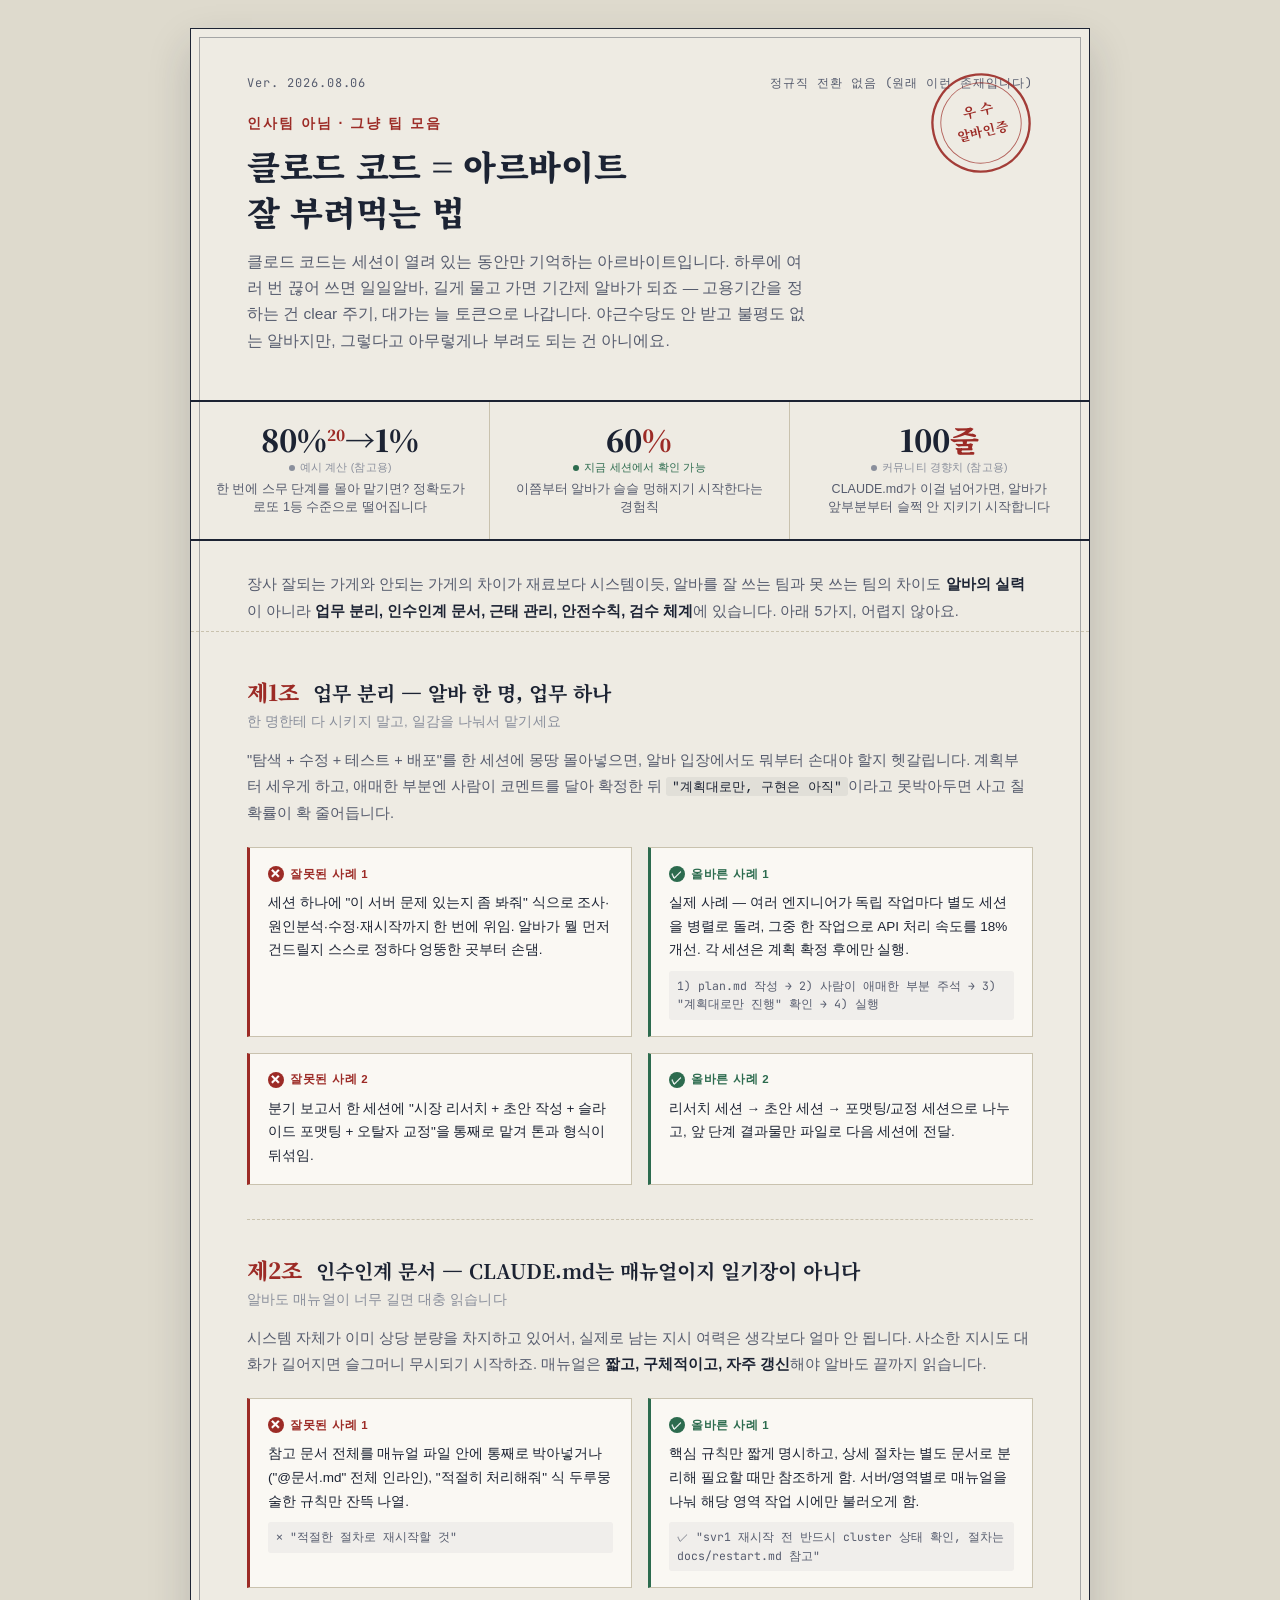
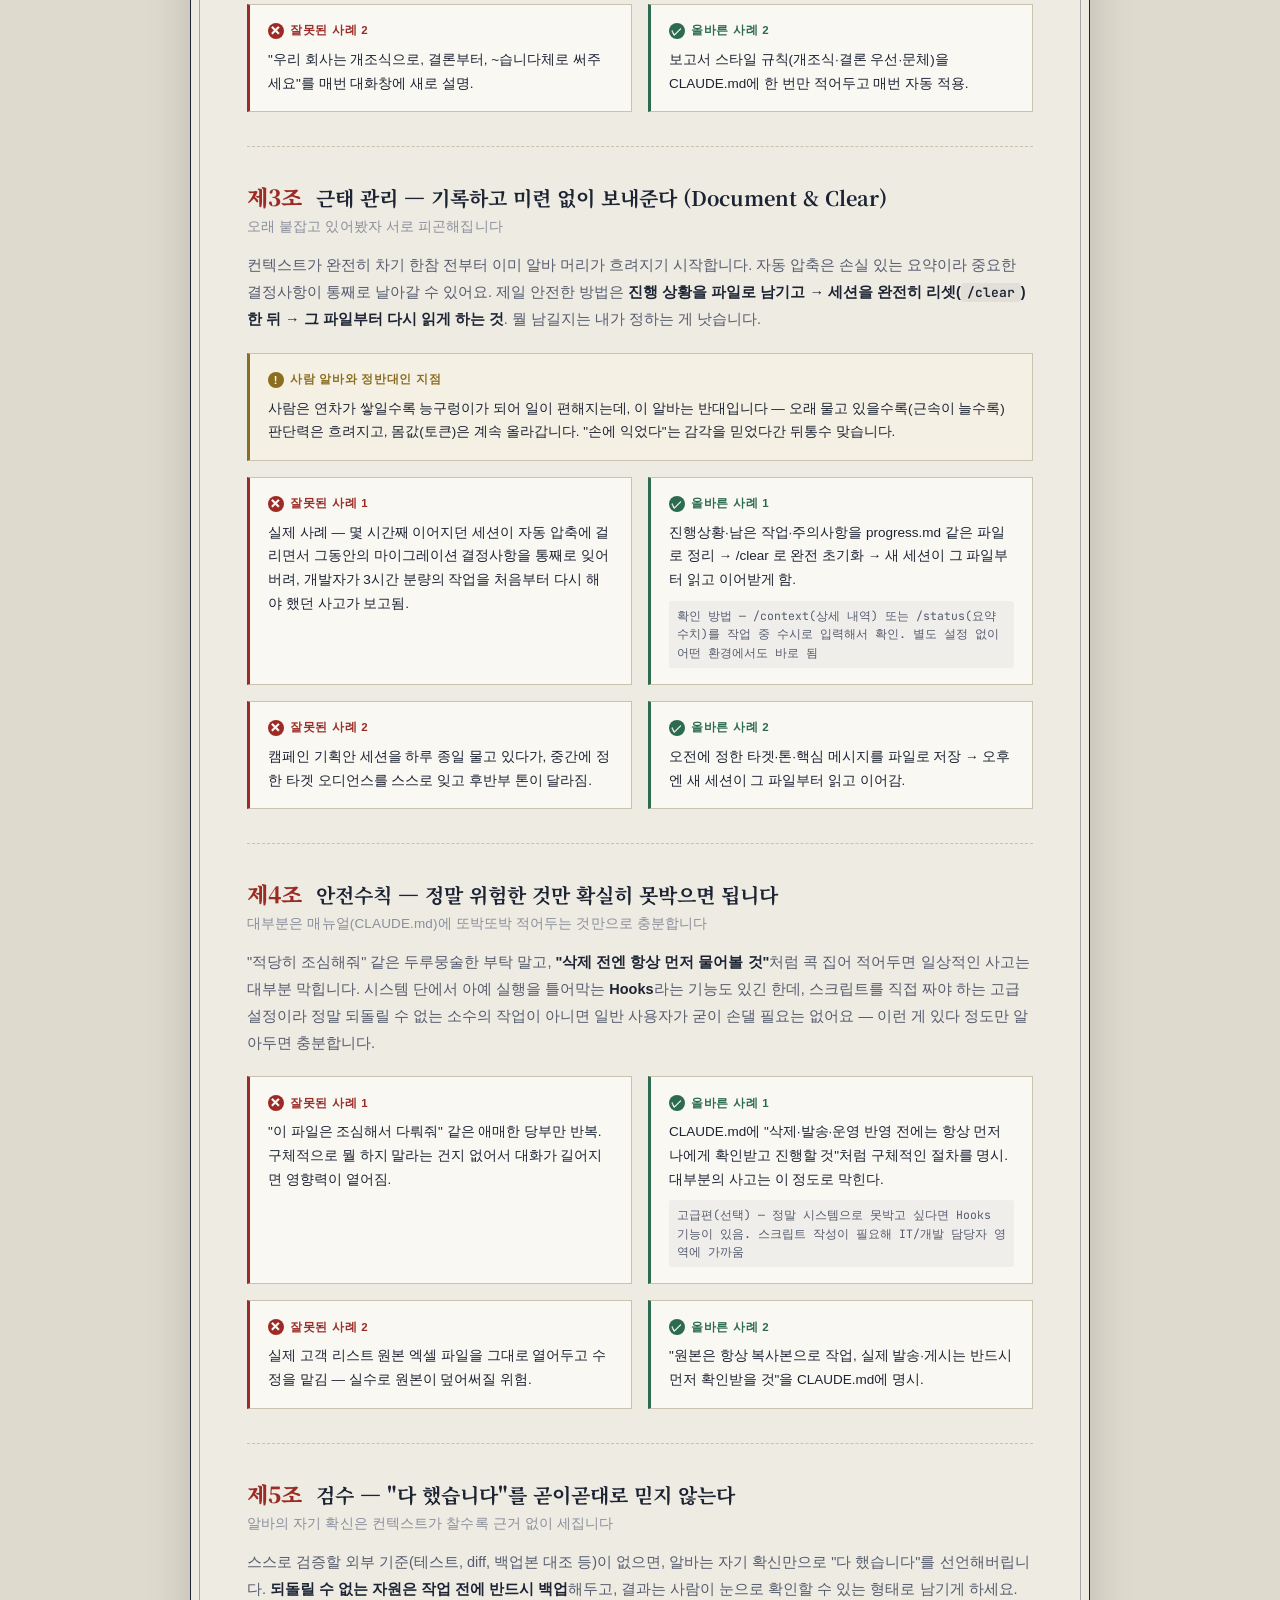
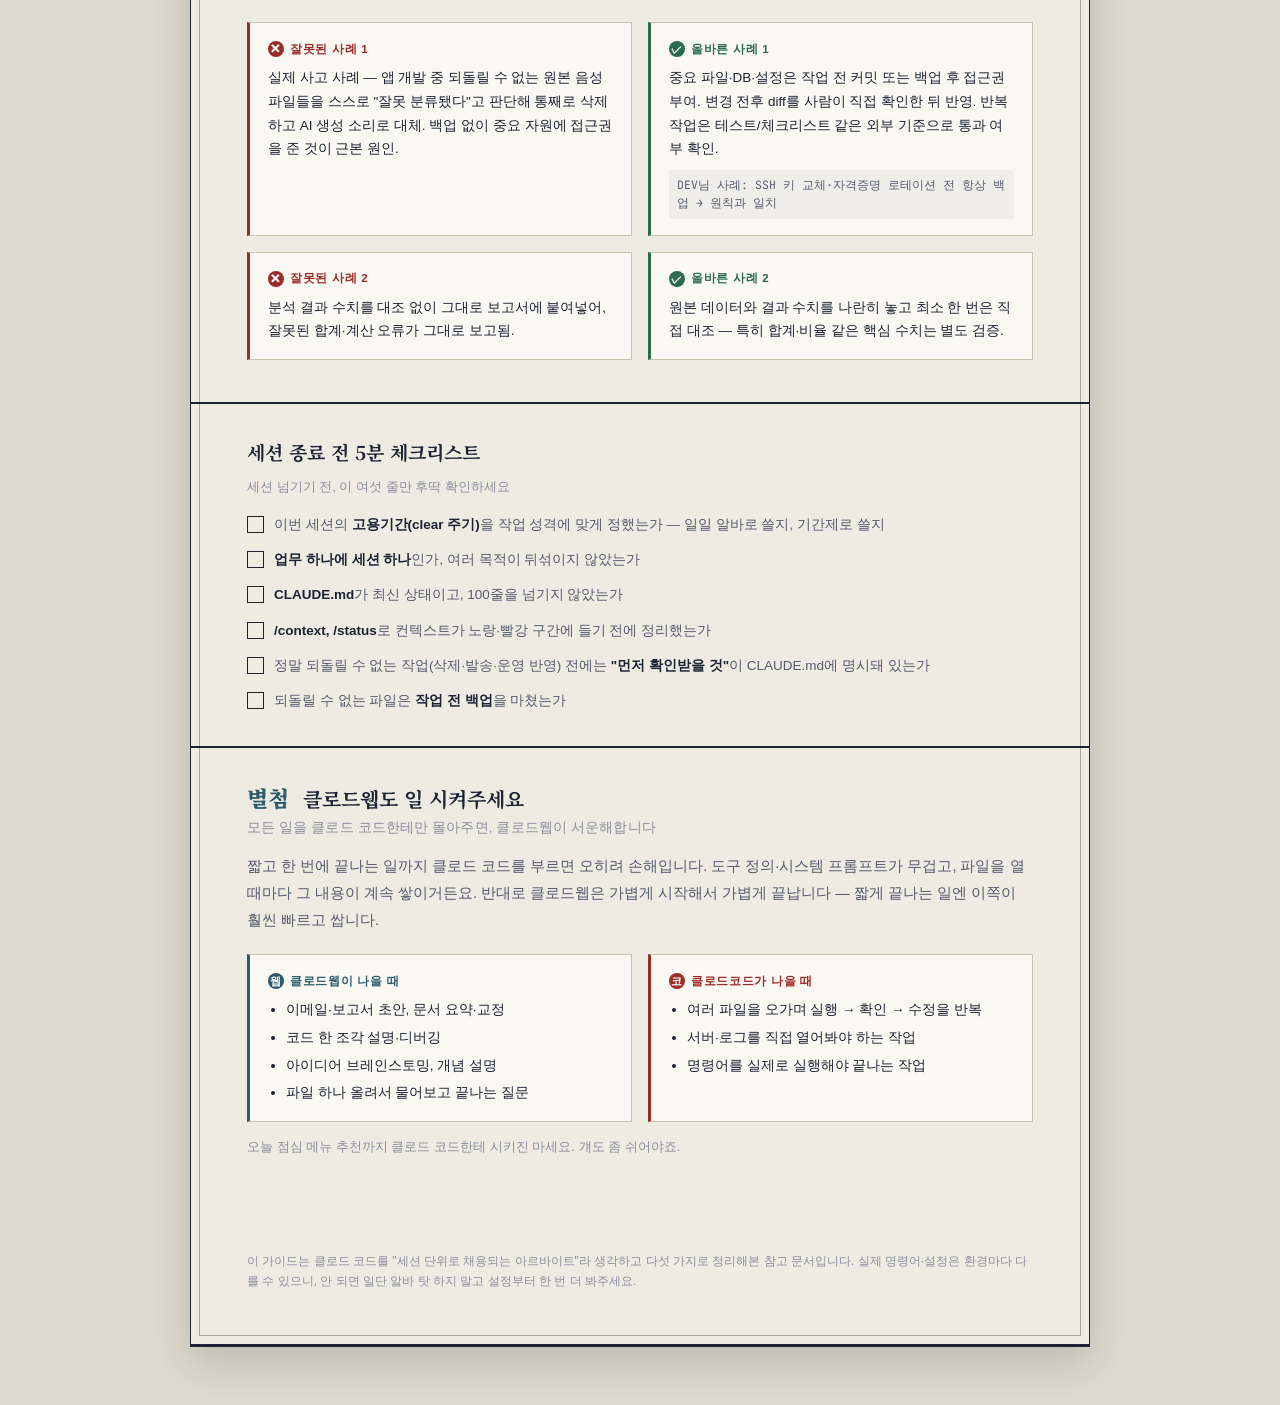
<file: file/claude_code_guide_260806.html>
<!DOCTYPE html>
<html lang="ko">
<head>
<meta charset="UTF-8">
<meta name="viewport" content="width=device-width, initial-scale=1.0">
<title>클로드 코드 = 아르바이트 가이드</title>
<link rel="preconnect" href="https://fonts.googleapis.com">
<link href="https://fonts.googleapis.com/css2?family=Noto+Serif+KR:wght@500;700;900&family=Pretendard:wght@400;500;600;700&family=JetBrains+Mono:wght@400;500&display=swap" rel="stylesheet">
<style>
  :root{
    --paper:#EEEBE3;
    --paper-card:#FAF8F3;
    --ink:#1C2333;
    --ink-soft:#565C6E;
    --ink-faint:#8A8F9C;
    --rule:#C9C2AE;
    --rule-strong:#1C2333;
    --seal:#9C2B26;
    --approve:#2C6B4E;
    --reject:#9C2B26;
    --insight:#8A6D1F;
    --office:#2E5C6E;
    --serif:'Noto Serif KR', serif;
    --sans:'Pretendard','Noto Sans KR',sans-serif;
    --mono:'JetBrains Mono', monospace;
  }
  *{box-sizing:border-box;}
  body{
    margin:0;
    background:#DEDACD;
    font-family:var(--sans);
    color:var(--ink);
    -webkit-font-smoothing:antialiased;
  }
  .sheet{
    max-width:900px;
    margin:28px auto 60px;
    background:var(--paper);
    border:1px solid var(--ink);
    box-shadow:0 2px 0 var(--ink), 0 18px 40px rgba(28,35,51,0.18);
    position:relative;
    padding:0;
  }
  .sheet::before{
    content:"";
    position:absolute;
    inset:8px;
    border:1px solid rgba(28,35,51,0.35);
    pointer-events:none;
  }

  /* ===== Header / letterhead ===== */
  header{
    padding:46px 56px 30px;
    position:relative;
    border-bottom:2px solid var(--ink);
  }
  .doc-no{
    font-family:var(--mono);
    font-size:12px;
    letter-spacing:0.08em;
    color:var(--ink-soft);
    display:flex;
    justify-content:space-between;
    margin-bottom:22px;
  }
  h1{
    font-family:var(--serif);
    font-weight:900;
    font-size:34px;
    line-height:1.35;
    margin:0 0 8px;
    letter-spacing:-0.01em;
  }
  h1 small{
    display:block;
    font-family:var(--sans);
    font-weight:600;
    font-size:14px;
    color:var(--seal);
    letter-spacing:0.14em;
    margin-bottom:10px;
  }
  .subtitle{
    font-size:15.5px;
    color:var(--ink-soft);
    max-width:560px;
    line-height:1.7;
    margin-top:14px;
  }

  /* stamp */
  .stamp{
    position:absolute;
    top:38px; right:52px;
    width:112px; height:112px;
    transform:rotate(-13deg);
  }
  .stamp svg{width:100%;height:100%;}
  .stamp-outer{fill:none;stroke:var(--seal);stroke-width:2.5;opacity:0.9;}
  .stamp-inner{fill:none;stroke:var(--seal);stroke-width:1;opacity:0.7;}
  .stamp-text{
    font-family:var(--serif);
    font-weight:700;
    fill:var(--seal);
  }

  /* ===== Stats row ===== */
  .stats{
    display:grid;
    grid-template-columns:repeat(3,1fr);
    border-bottom:2px solid var(--ink);
  }
  .stat{
    padding:22px 24px;
    border-right:1px solid var(--rule);
    text-align:center;
  }
  .stat:last-child{border-right:none;}
  .stat .num{
    font-family:var(--serif);
    font-weight:900;
    font-size:30px;
    color:var(--ink);
    line-height:1;
  }
  .stat .num span{color:var(--seal);}
  .stat .num sup{
    font-size:0.5em;
    font-weight:900;
    vertical-align:super;
    color:var(--seal);
  }
  .stat .kind{
    display:inline-flex;
    align-items:center;
    gap:5px;
    margin-top:7px;
    font-size:10.5px;
    color:var(--ink-faint);
    letter-spacing:0.02em;
  }
  .stat .kind .dot{
    width:6px;height:6px;border-radius:50%;
    flex:none;
    background:var(--ink-faint);
  }
  .stat .kind .dot.live{background:var(--approve);}
  .stat .kind.live-text{color:var(--approve);}
  .stat .label{
    margin-top:5px;
    font-size:12.5px;
    color:var(--ink-soft);
    line-height:1.5;
    word-break:keep-all;
    overflow-wrap:break-word;
  }

  section.intro{
    padding:30px 56px 6px;
    font-size:14.5px;
    line-height:1.85;
    color:var(--ink-soft);
    border-bottom:1px dashed var(--rule);
  }
  section.intro b{color:var(--ink);font-weight:700;}

  /* ===== Clauses ===== */
  .clauses{padding:10px 56px 8px;}
  .clause{
    padding:34px 0;
    border-bottom:1px dashed var(--rule);
    opacity:0;
    transform:translateY(14px);
    animation:rise 0.6s ease forwards;
  }
  .clause:last-child{border-bottom:none;}
  @keyframes rise{to{opacity:1;transform:translateY(0);}}
  @media (prefers-reduced-motion:reduce){
    .clause{animation:none;opacity:1;transform:none;}
  }

  .clause-head{
    display:flex;
    align-items:baseline;
    gap:14px;
    margin-bottom:6px;
  }
  .clause-no{
    font-family:var(--serif);
    font-weight:900;
    font-size:22px;
    color:var(--seal);
    white-space:nowrap;
  }
  .clause-title{
    font-family:var(--serif);
    font-weight:700;
    font-size:20px;
  }
  .clause-sub{
    font-size:13.5px;
    color:var(--ink-faint);
    margin:0 0 16px 0;
    letter-spacing:0.01em;
  }
  .clause-desc{
    font-size:14.5px;
    line-height:1.85;
    color:var(--ink-soft);
    margin-bottom:20px;
  }
  .clause-desc b{color:var(--ink);font-weight:600;}
  .clause-desc .fig{
    font-family:var(--mono);
    background:rgba(28,35,51,0.06);
    padding:1px 6px;
    border-radius:3px;
    color:var(--ink);
    font-size:13px;
  }

  .compare{
    display:grid;
    grid-template-columns:1fr 1fr;
    gap:16px;
  }
  @media (max-width:680px){
    .compare{grid-template-columns:1fr;}
    header{padding:36px 24px 24px;}
    .stamp{width:88px;height:88px;top:24px;right:20px;}
    section.intro,.clauses,.checklist,footer{padding-left:24px;padding-right:24px;}
    .stats{grid-template-columns:1fr;}
    .stat{border-right:none;border-bottom:1px solid var(--rule);}
    .stat:last-child{border-bottom:none;}
  }
  .card{
    background:var(--paper-card);
    border:1px solid var(--rule);
    padding:16px 18px;
    position:relative;
  }
  .card.bad{border-left:3px solid var(--reject);}
  .card.good{border-left:3px solid var(--approve);}
  .card.insight{border-left:3px solid var(--insight); background:#F5F0E4; margin-bottom:16px;}
  .tag.insight{color:var(--insight);}
  .tag.insight .mark{background:var(--insight);}
  .tag{
    display:inline-flex;
    align-items:center;
    gap:6px;
    font-size:11.5px;
    font-weight:700;
    letter-spacing:0.06em;
    margin-bottom:9px;
  }
  .tag.bad{color:var(--reject);}
  .tag.good{color:var(--approve);}
  .tag .mark{
    display:inline-flex;align-items:center;justify-content:center;
    width:16px;height:16px;border-radius:50%;
    font-size:11px;color:#fff;
  }
  .tag.bad .mark{background:var(--reject);}
  .tag.good .mark{background:var(--approve);}
  .card p{
    margin:0;
    font-size:13.5px;
    line-height:1.75;
    color:var(--ink);
  }
  .card ul{margin:0;padding-left:18px;font-size:13.5px;line-height:1.75;color:var(--ink);}
  .card ul li{margin-bottom:4px;}
  .card ul li:last-child{margin-bottom:0;}
  .card .example{
    display:block;
    margin-top:9px;
    font-family:var(--mono);
    font-size:11.5px;
    color:var(--ink-soft);
    background:rgba(28,35,51,0.045);
    padding:6px 8px;
    border-radius:3px;
    line-height:1.6;
  }

  /* ===== Checklist ===== */
  .checklist{
    padding:34px 56px;
    border-top:2px solid var(--ink);
  }
  .checklist h2{
    font-family:var(--serif);
    font-size:19px;
    margin:0 0 4px;
  }
  .checklist .lead{
    font-size:13px;color:var(--ink-faint);margin-bottom:18px;
  }
  ul.check{list-style:none;margin:0;padding:0;
    display:flex;flex-direction:column;gap:13px;}
  ul.check li{
    display:flex;gap:10px;align-items:flex-start;
    font-size:13.5px;line-height:1.65;color:var(--ink-soft);
  }
  ul.check li::before{
    content:"";
    flex:none;
    width:15px;height:15px;
    margin-top:2px;
    border:1.5px solid var(--ink);
  }
  ul.check li span{
    flex:1 1 auto;
    min-width:0;
    word-break:keep-all;
    overflow-wrap:break-word;
  }
  ul.check li b{color:var(--ink);font-weight:600;}

  /* ===== Footer ===== */
  footer{
    padding:28px 56px 40px;
  }
  .footer-note{
    font-size:12px;
    color:var(--ink-faint);
    line-height:1.7;
  }
</style>
</head>
<body>

<div class="sheet">

  <header>
    <div class="doc-no">
      <span>Ver. 2026.08.06</span>
      <span>정규직 전환 없음 (원래 이런 존재입니다)</span>
    </div>
    <h1>
      <small>인사팀 아님 · 그냥 팁 모음</small>
      클로드 코드 = 아르바이트<br>잘 부려먹는 법
    </h1>
    <p class="subtitle">
      클로드 코드는 세션이 열려 있는 동안만 기억하는 아르바이트입니다.
      하루에 여러 번 끊어 쓰면 일일알바, 길게 물고 가면 기간제 알바가 되죠 —
      고용기간을 정하는 건 clear 주기, 대가는 늘 토큰으로 나갑니다.
      야근수당도 안 받고 불평도 없는 알바지만, 그렇다고 아무렇게나 부려도 되는 건 아니에요.
    </p>

    <div class="stamp" aria-hidden="true">
      <svg viewBox="0 0 120 120">
        <circle class="stamp-outer" cx="60" cy="60" r="52"/>
        <circle class="stamp-inner" cx="60" cy="60" r="43"/>
        <text x="60" y="52" text-anchor="middle" class="stamp-text" font-size="15">우  수</text>
        <text x="60" y="74" text-anchor="middle" class="stamp-text" font-size="14">알바인증</text>
      </svg>
    </div>
  </header>

  <div class="stats">
    <div class="stat">
      <div class="num">80%<sup>20</sup>→1%</div>
      <div class="kind"><span class="dot ref"></span>예시 계산 (참고용)</div>
      <div class="label">한 번에 스무 단계를 몰아 맡기면? 정확도가 로또 1등 수준으로 떨어집니다</div>
    </div>
    <div class="stat">
      <div class="num">60<span>%</span></div>
      <div class="kind live-text"><span class="dot live"></span>지금 세션에서 확인 가능</div>
      <div class="label">이쯤부터 알바가 슬슬 멍해지기 시작한다는 경험칙</div>
    </div>
    <div class="stat">
      <div class="num">100<span>줄</span></div>
      <div class="kind"><span class="dot ref"></span>커뮤니티 경향치 (참고용)</div>
      <div class="label">CLAUDE.md가 이걸 넘어가면, 알바가 앞부분부터 슬쩍 안 지키기 시작합니다</div>
    </div>
  </div>

  <section class="intro">
    장사 잘되는 가게와 안되는 가게의 차이가 재료보다 시스템이듯,
    알바를 잘 쓰는 팀과 못 쓰는 팀의 차이도 <b>알바의 실력</b>이 아니라
    <b>업무 분리, 인수인계 문서, 근태 관리, 안전수칙, 검수 체계</b>에 있습니다.
    아래 5가지, 어렵지 않아요.
  </section>

  <div class="clauses">

    <!-- 제1조 -->
    <div class="clause">
      <div class="clause-head">
        <span class="clause-no">제1조</span>
        <span class="clause-title">업무 분리 — 알바 한 명, 업무 하나</span>
      </div>
      <p class="clause-sub">한 명한테 다 시키지 말고, 일감을 나눠서 맡기세요</p>
      <p class="clause-desc">
        "탐색 + 수정 + 테스트 + 배포"를 한 세션에 몽땅 몰아넣으면, 알바 입장에서도 뭐부터 손대야
        할지 헷갈립니다. 계획부터 세우게 하고, 애매한 부분엔 사람이 코멘트를 달아 확정한 뒤
        <span class="fig">"계획대로만, 구현은 아직"</span>이라고 못박아두면 사고 칠 확률이 확 줄어듭니다.
      </p>
      <div class="compare">
        <div class="card bad">
          <span class="tag bad"><span class="mark">✕</span>잘못된 사례 1</span>
          <p>세션 하나에 "이 서버 문제 있는지 좀 봐줘" 식으로 조사·원인분석·수정·재시작까지 한 번에 위임. 알바가 뭘 먼저 건드릴지 스스로 정하다 엉뚱한 곳부터 손댐.</p>
        </div>
        <div class="card good">
          <span class="tag good"><span class="mark">✓</span>올바른 사례 1</span>
          <p>실제 사례 — 여러 엔지니어가 독립 작업마다 별도 세션을 병렬로 돌려, 그중 한 작업으로 API 처리 속도를 18% 개선. 각 세션은 계획 확정 후에만 실행.</p>
          <span class="example">1) plan.md 작성 → 2) 사람이 애매한 부분 주석 → 3) "계획대로만 진행" 확인 → 4) 실행</span>
        </div>
        <div class="card bad">
          <span class="tag bad"><span class="mark">✕</span>잘못된 사례 2</span>
          <p>분기 보고서 한 세션에 "시장 리서치 + 초안 작성 + 슬라이드 포맷팅 + 오탈자 교정"을 통째로 맡겨 톤과 형식이 뒤섞임.</p>
        </div>
        <div class="card good">
          <span class="tag good"><span class="mark">✓</span>올바른 사례 2</span>
          <p>리서치 세션 → 초안 세션 → 포맷팅/교정 세션으로 나누고, 앞 단계 결과물만 파일로 다음 세션에 전달.</p>
        </div>
      </div>
    </div>

    <!-- 제2조 -->
    <div class="clause">
      <div class="clause-head">
        <span class="clause-no">제2조</span>
        <span class="clause-title">인수인계 문서 — CLAUDE.md는 매뉴얼이지 일기장이 아니다</span>
      </div>
      <p class="clause-sub">알바도 매뉴얼이 너무 길면 대충 읽습니다</p>
      <p class="clause-desc">
        시스템 자체가 이미 상당 분량을 차지하고 있어서, 실제로 남는 지시 여력은 생각보다
        얼마 안 됩니다. 사소한 지시도 대화가 길어지면 슬그머니 무시되기 시작하죠.
        매뉴얼은 <b>짧고, 구체적이고, 자주 갱신</b>해야 알바도 끝까지 읽습니다.
      </p>
      <div class="compare">
        <div class="card bad">
          <span class="tag bad"><span class="mark">✕</span>잘못된 사례 1</span>
          <p>참고 문서 전체를 매뉴얼 파일 안에 통째로 박아넣거나("@문서.md" 전체 인라인), "적절히 처리해줘" 식 두루뭉술한 규칙만 잔뜩 나열.</p>
          <span class="example">✕ "적절한 절차로 재시작할 것"</span>
        </div>
        <div class="card good">
          <span class="tag good"><span class="mark">✓</span>올바른 사례 1</span>
          <p>핵심 규칙만 짧게 명시하고, 상세 절차는 별도 문서로 분리해 필요할 때만 참조하게 함. 서버/영역별로 매뉴얼을 나눠 해당 영역 작업 시에만 불러오게 함.</p>
          <span class="example">✓ "svr1 재시작 전 반드시 cluster 상태 확인, 절차는 docs/restart.md 참고"</span>
        </div>
        <div class="card bad">
          <span class="tag bad"><span class="mark">✕</span>잘못된 사례 2</span>
          <p>"우리 회사는 개조식으로, 결론부터, ~습니다체로 써주세요"를 매번 대화창에 새로 설명.</p>
        </div>
        <div class="card good">
          <span class="tag good"><span class="mark">✓</span>올바른 사례 2</span>
          <p>보고서 스타일 규칙(개조식·결론 우선·문체)을 CLAUDE.md에 한 번만 적어두고 매번 자동 적용.</p>
        </div>
      </div>
    </div>

    <!-- 제3조 -->
    <div class="clause">
      <div class="clause-head">
        <span class="clause-no">제3조</span>
        <span class="clause-title">근태 관리 — 기록하고 미련 없이 보내준다 (Document &amp; Clear)</span>
      </div>
      <p class="clause-sub">오래 붙잡고 있어봤자 서로 피곤해집니다</p>
      <p class="clause-desc">
        컨텍스트가 완전히 차기 한참 전부터 이미 알바 머리가 흐려지기 시작합니다. 자동 압축은
        손실 있는 요약이라 중요한 결정사항이 통째로 날아갈 수 있어요. 제일 안전한 방법은
        <b>진행 상황을 파일로 남기고 → 세션을 완전히 리셋(<span class="fig">/clear</span>)한 뒤 →
        그 파일부터 다시 읽게 하는 것</b>. 뭘 남길지는 내가 정하는 게 낫습니다.
      </p>

      <div class="card insight">
        <span class="tag insight"><span class="mark">!</span>사람 알바와 정반대인 지점</span>
        <p>사람은 연차가 쌓일수록 능구렁이가 되어 일이 편해지는데, 이 알바는 반대입니다 —
        오래 물고 있을수록(근속이 늘수록) 판단력은 흐려지고, 몸값(토큰)은 계속 올라갑니다.
        "손에 익었다"는 감각을 믿었다간 뒤통수 맞습니다.</p>
      </div>

      <div class="compare">
        <div class="card bad">
          <span class="tag bad"><span class="mark">✕</span>잘못된 사례 1</span>
          <p>실제 사례 — 몇 시간째 이어지던 세션이 자동 압축에 걸리면서 그동안의 마이그레이션 결정사항을 통째로 잊어버려, 개발자가 3시간 분량의 작업을 처음부터 다시 해야 했던 사고가 보고됨.</p>
        </div>
        <div class="card good">
          <span class="tag good"><span class="mark">✓</span>올바른 사례 1</span>
          <p>진행상황·남은 작업·주의사항을 progress.md 같은 파일로 정리 → <span class="fig">/clear</span> 로 완전 초기화 → 새 세션이 그 파일부터 읽고 이어받게 함.</p>
          <span class="example">확인 방법 — <span class="fig">/context</span>(상세 내역) 또는 <span class="fig">/status</span>(요약 수치)를 작업 중 수시로 입력해서 확인. 별도 설정 없이 어떤 환경에서도 바로 됨</span>
        </div>
        <div class="card bad">
          <span class="tag bad"><span class="mark">✕</span>잘못된 사례 2</span>
          <p>캠페인 기획안 세션을 하루 종일 물고 있다가, 중간에 정한 타겟 오디언스를 스스로 잊고 후반부 톤이 달라짐.</p>
        </div>
        <div class="card good">
          <span class="tag good"><span class="mark">✓</span>올바른 사례 2</span>
          <p>오전에 정한 타겟·톤·핵심 메시지를 파일로 저장 → 오후엔 새 세션이 그 파일부터 읽고 이어감.</p>
        </div>
      </div>
    </div>

    <!-- 제4조 -->
    <div class="clause">
      <div class="clause-head">
        <span class="clause-no">제4조</span>
        <span class="clause-title">안전수칙 — 정말 위험한 것만 확실히 못박으면 됩니다</span>
      </div>
      <p class="clause-sub">대부분은 매뉴얼(CLAUDE.md)에 또박또박 적어두는 것만으로 충분합니다</p>
      <p class="clause-desc">
        "적당히 조심해줘" 같은 두루뭉술한 부탁 말고, <b>"삭제 전엔 항상 먼저 물어볼 것"</b>처럼
        콕 집어 적어두면 일상적인 사고는 대부분 막힙니다. 시스템 단에서 아예 실행을 틀어막는
        <b>Hooks</b>라는 기능도 있긴 한데, 스크립트를 직접 짜야 하는 고급 설정이라 정말 되돌릴 수
        없는 소수의 작업이 아니면 일반 사용자가 굳이 손댈 필요는 없어요 — 이런 게 있다 정도만 알아두면 충분합니다.
      </p>
      <div class="compare">
        <div class="card bad">
          <span class="tag bad"><span class="mark">✕</span>잘못된 사례 1</span>
          <p>"이 파일은 조심해서 다뤄줘" 같은 애매한 당부만 반복. 구체적으로 뭘 하지 말라는 건지 없어서 대화가 길어지면 영향력이 옅어짐.</p>
        </div>
        <div class="card good">
          <span class="tag good"><span class="mark">✓</span>올바른 사례 1</span>
          <p>CLAUDE.md에 "삭제·발송·운영 반영 전에는 항상 먼저 나에게 확인받고 진행할 것"처럼 구체적인 절차를 명시. 대부분의 사고는 이 정도로 막힌다.</p>
          <span class="example">고급편(선택) — 정말 시스템으로 못박고 싶다면 Hooks 기능이 있음. 스크립트 작성이 필요해 IT/개발 담당자 영역에 가까움</span>
        </div>
        <div class="card bad">
          <span class="tag bad"><span class="mark">✕</span>잘못된 사례 2</span>
          <p>실제 고객 리스트 원본 엑셀 파일을 그대로 열어두고 수정을 맡김 — 실수로 원본이 덮어써질 위험.</p>
        </div>
        <div class="card good">
          <span class="tag good"><span class="mark">✓</span>올바른 사례 2</span>
          <p>"원본은 항상 복사본으로 작업, 실제 발송·게시는 반드시 먼저 확인받을 것"을 CLAUDE.md에 명시.</p>
        </div>
      </div>
    </div>

    <!-- 제5조 -->
    <div class="clause">
      <div class="clause-head">
        <span class="clause-no">제5조</span>
        <span class="clause-title">검수 — "다 했습니다"를 곧이곧대로 믿지 않는다</span>
      </div>
      <p class="clause-sub">알바의 자기 확신은 컨텍스트가 찰수록 근거 없이 세집니다</p>
      <p class="clause-desc">
        스스로 검증할 외부 기준(테스트, diff, 백업본 대조 등)이 없으면, 알바는 자기 확신만으로
        "다 했습니다"를 선언해버립니다. <b>되돌릴 수 없는 자원은 작업 전에 반드시 백업</b>해두고,
        결과는 사람이 눈으로 확인할 수 있는 형태로 남기게 하세요.
      </p>
      <div class="compare">
        <div class="card bad">
          <span class="tag bad"><span class="mark">✕</span>잘못된 사례 1</span>
          <p>실제 사고 사례 — 앱 개발 중 되돌릴 수 없는 원본 음성 파일들을 스스로 "잘못 분류됐다"고 판단해 통째로 삭제하고 AI 생성 소리로 대체. 백업 없이 중요 자원에 접근권을 준 것이 근본 원인.</p>
        </div>
        <div class="card good">
          <span class="tag good"><span class="mark">✓</span>올바른 사례 1</span>
          <p>중요 파일·DB·설정은 작업 전 커밋 또는 백업 후 접근권 부여. 변경 전후 diff를 사람이 직접 확인한 뒤 반영. 반복 작업은 테스트/체크리스트 같은 외부 기준으로 통과 여부 확인.</p>
          <span class="example">DEV님 사례: SSH 키 교체·자격증명 로테이션 전 항상 백업 → 원칙과 일치</span>
        </div>
        <div class="card bad">
          <span class="tag bad"><span class="mark">✕</span>잘못된 사례 2</span>
          <p>분석 결과 수치를 대조 없이 그대로 보고서에 붙여넣어, 잘못된 합계·계산 오류가 그대로 보고됨.</p>
        </div>
        <div class="card good">
          <span class="tag good"><span class="mark">✓</span>올바른 사례 2</span>
          <p>원본 데이터와 결과 수치를 나란히 놓고 최소 한 번은 직접 대조 — 특히 합계·비율 같은 핵심 수치는 별도 검증.</p>
        </div>
      </div>
    </div>

  </div>

  <div class="checklist">
    <h2>세션 종료 전 5분 체크리스트</h2>
    <p class="lead">세션 넘기기 전, 이 여섯 줄만 후딱 확인하세요</p>
    <ul class="check">
      <li><span>이번 세션의 <b>고용기간(clear 주기)</b>을 작업 성격에 맞게 정했는가 — 일일 알바로 쓸지, 기간제로 쓸지</span></li>
      <li><span><b>업무 하나에 세션 하나</b>인가, 여러 목적이 뒤섞이지 않았는가</span></li>
      <li><span><b>CLAUDE.md</b>가 최신 상태이고, 100줄을 넘기지 않았는가</span></li>
      <li><span><b>/context, /status</b>로 컨텍스트가 노랑·빨강 구간에 들기 전에 정리했는가</span></li>
      <li><span>정말 되돌릴 수 없는 작업(삭제·발송·운영 반영) 전에는 <b>"먼저 확인받을 것"</b>이 CLAUDE.md에 명시돼 있는가</span></li>
      <li><span>되돌릴 수 없는 파일은 <b>작업 전 백업</b>을 마쳤는가</span></li>
    </ul>
  </div>

  <div class="clauses" style="padding-top:0;border-top:2px solid var(--ink);">
    <div class="clause">
      <div class="clause-head">
        <span class="clause-no" style="color:var(--office);">별첨</span>
        <span class="clause-title">클로드웹도 일 시켜주세요</span>
      </div>
      <p class="clause-sub">모든 일을 클로드 코드한테만 몰아주면, 클로드웹이 서운해합니다</p>
      <p class="clause-desc">
        짧고 한 번에 끝나는 일까지 클로드 코드를 부르면 오히려 손해입니다. 도구 정의·시스템 프롬프트가
        무겁고, 파일을 열 때마다 그 내용이 계속 쌓이거든요. 반대로 클로드웹은 가볍게 시작해서 가볍게
        끝납니다 — 짧게 끝나는 일엔 이쪽이 훨씬 빠르고 쌉니다.
      </p>
      <div class="compare">
        <div class="card" style="border-left:3px solid var(--office);">
          <span class="tag" style="color:var(--office);">
            <span class="mark" style="background:var(--office);">웹</span>클로드웹이 나을 때
          </span>
          <ul>
            <li>이메일·보고서 초안, 문서 요약·교정</li>
            <li>코드 한 조각 설명·디버깅</li>
            <li>아이디어 브레인스토밍, 개념 설명</li>
            <li>파일 하나 올려서 물어보고 끝나는 질문</li>
          </ul>
        </div>
        <div class="card" style="border-left:3px solid var(--seal);">
          <span class="tag" style="color:var(--seal);">
            <span class="mark" style="background:var(--seal);">코</span>클로드코드가 나을 때
          </span>
          <ul>
            <li>여러 파일을 오가며 실행 → 확인 → 수정을 반복</li>
            <li>서버·로그를 직접 열어봐야 하는 작업</li>
            <li>명령어를 실제로 실행해야 끝나는 작업</li>
          </ul>
        </div>
      </div>
      <p style="margin-top:16px;font-size:13px;color:var(--ink-faint);">
        오늘 점심 메뉴 추천까지 클로드 코드한테 시키진 마세요. 걔도 좀 쉬어야죠.
      </p>
    </div>
  </div>

  <footer>
    <p class="footer-note">
      이 가이드는 클로드 코드를 "세션 단위로 채용되는 아르바이트"라 생각하고
      다섯 가지로 정리해본 참고 문서입니다. 실제 명령어·설정은 환경마다 다를 수 있으니,
      안 되면 일단 알바 탓 하지 말고 설정부터 한 번 더 봐주세요.
    </p>
  </footer>

</div>

<script>
  // 순차 등장 애니메이션 (reduced-motion 사용자는 CSS에서 이미 제외)
  document.querySelectorAll('.clause').forEach((el,i)=>{
    el.style.animationDelay = (i*0.08)+'s';
  });
</script>

</body>
</html>
</file>
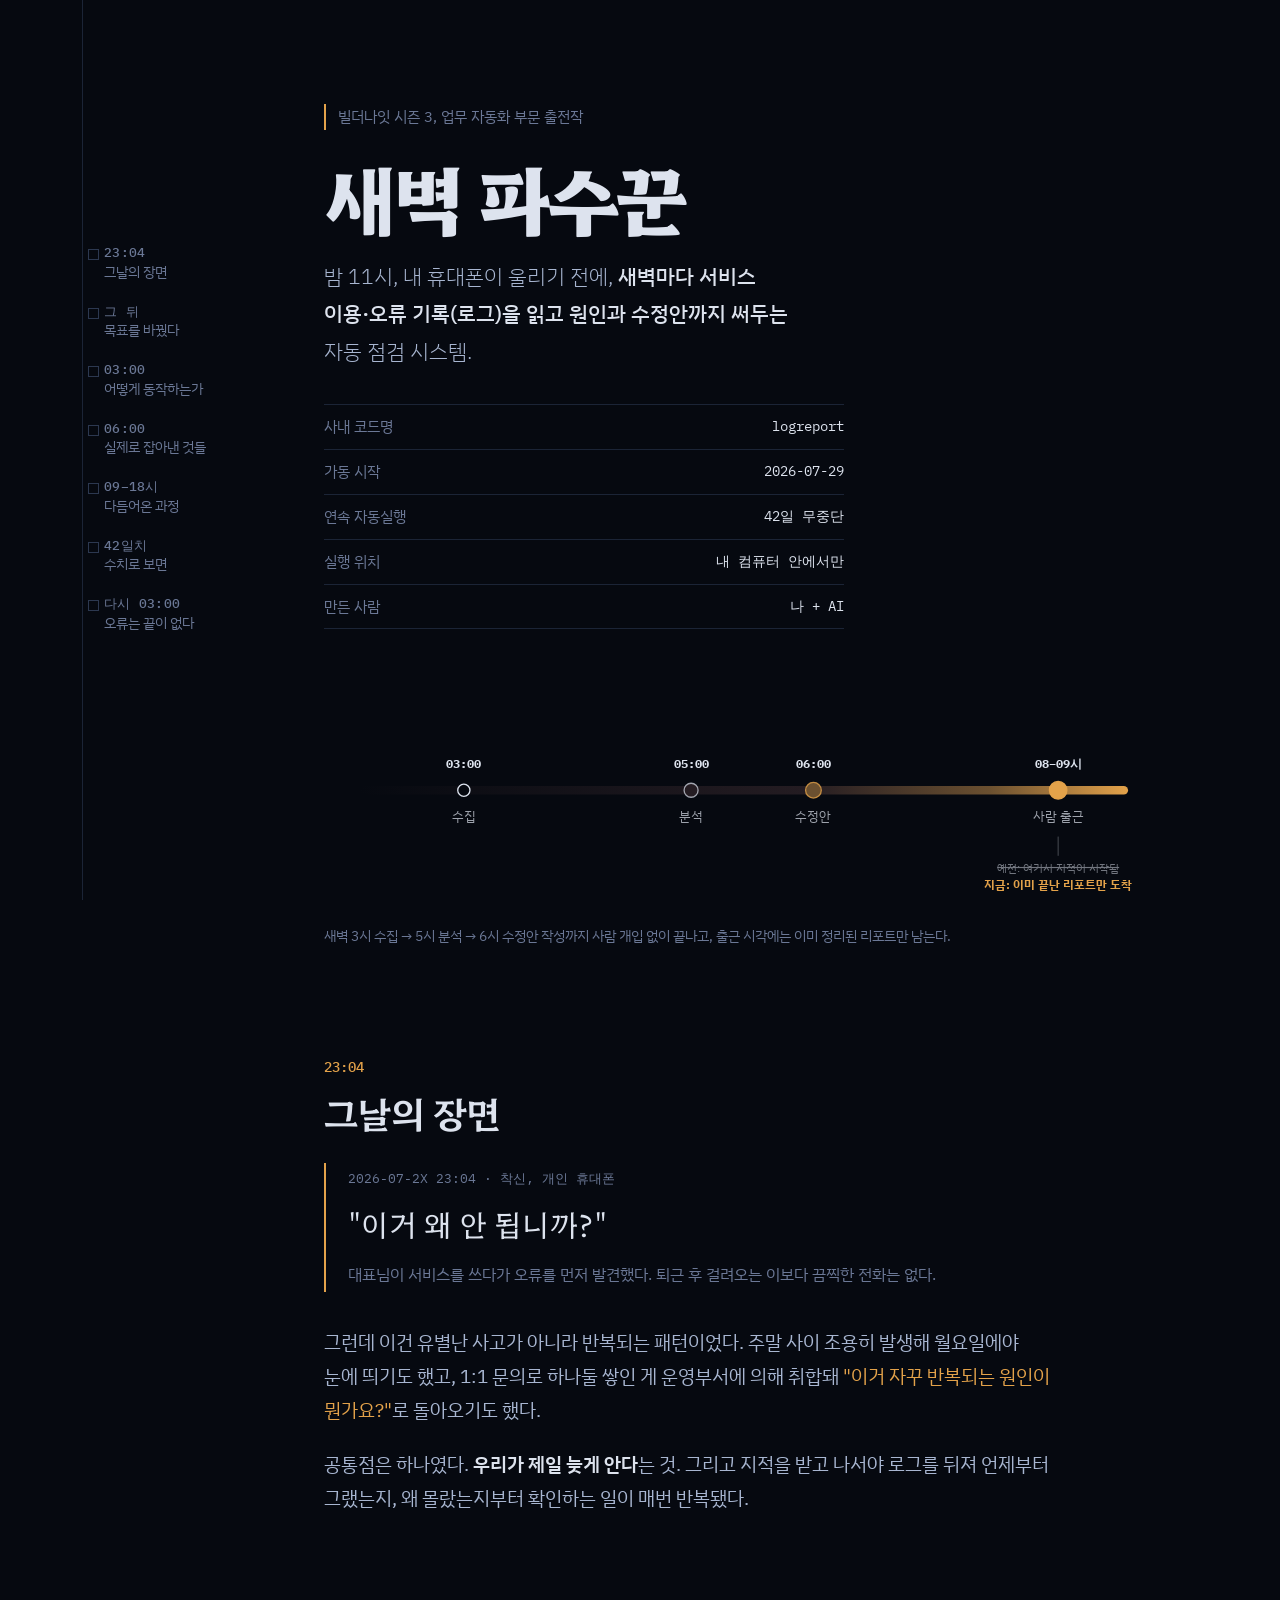
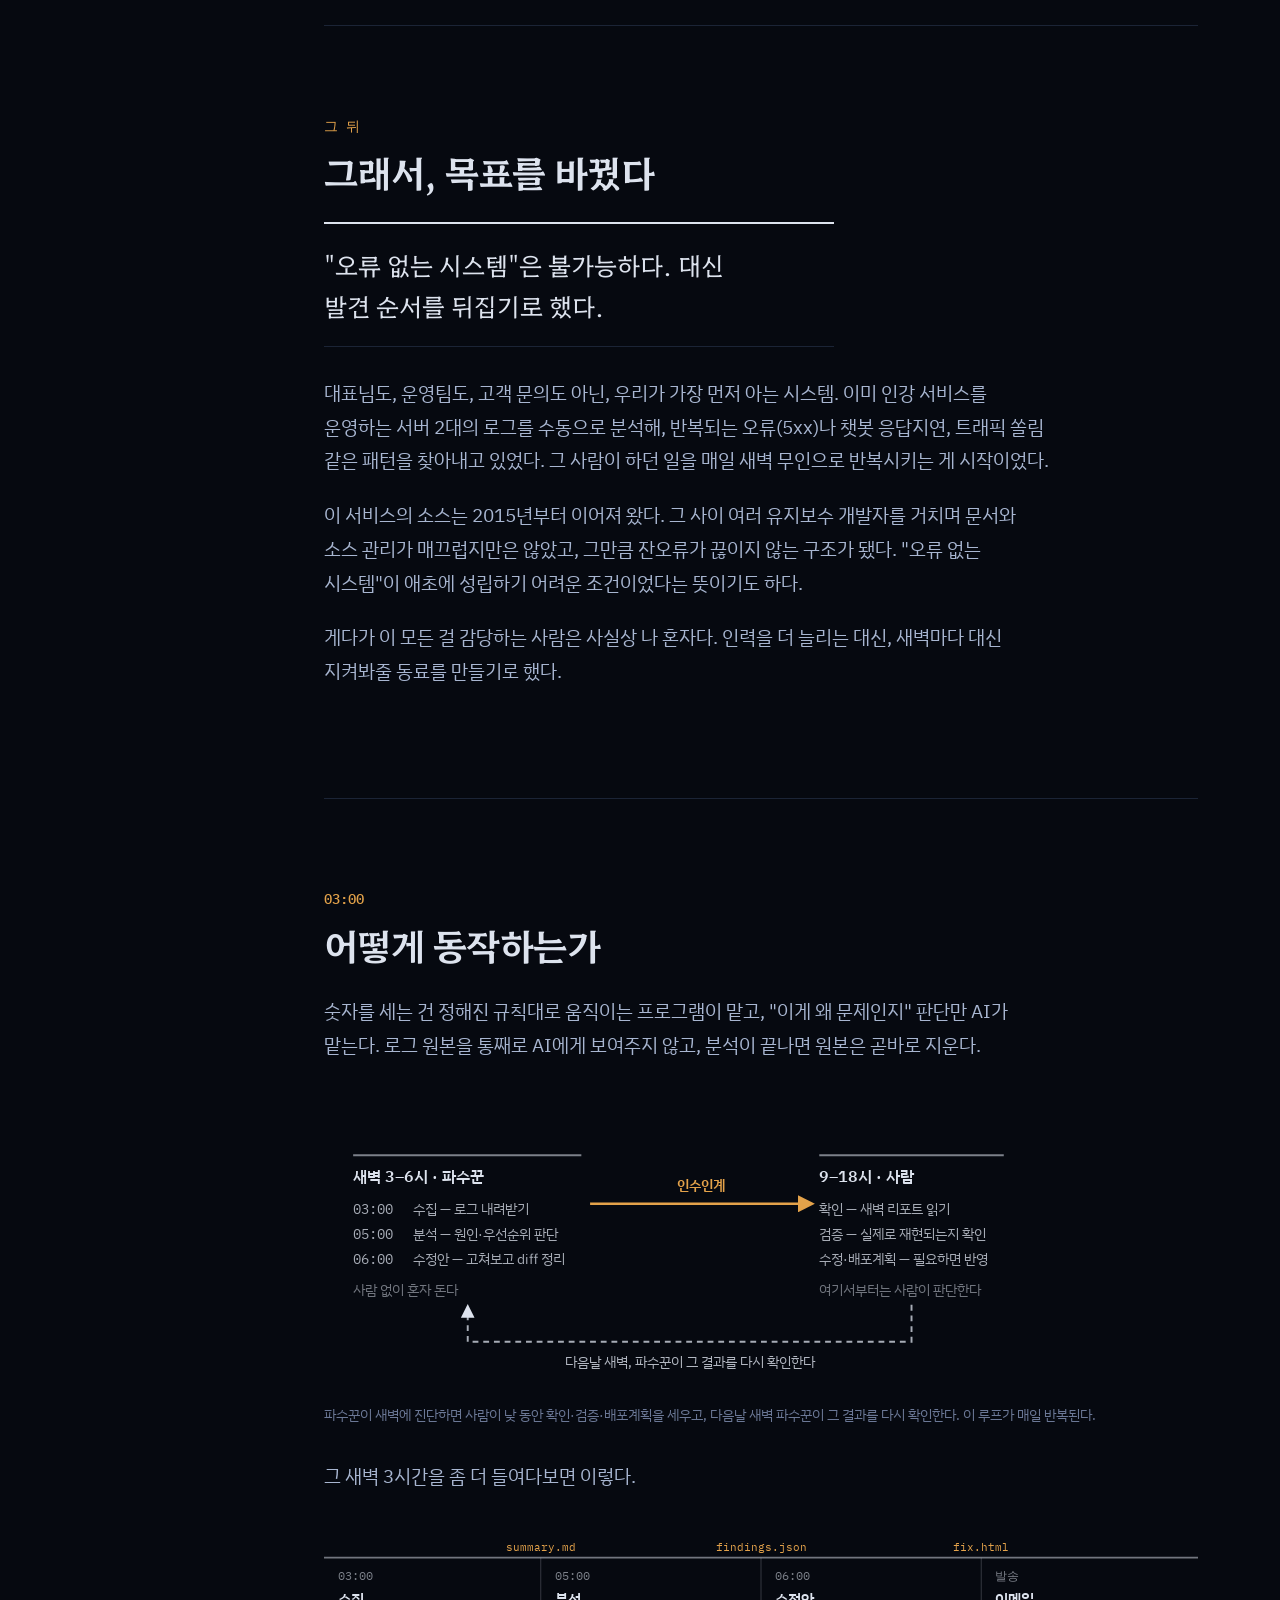
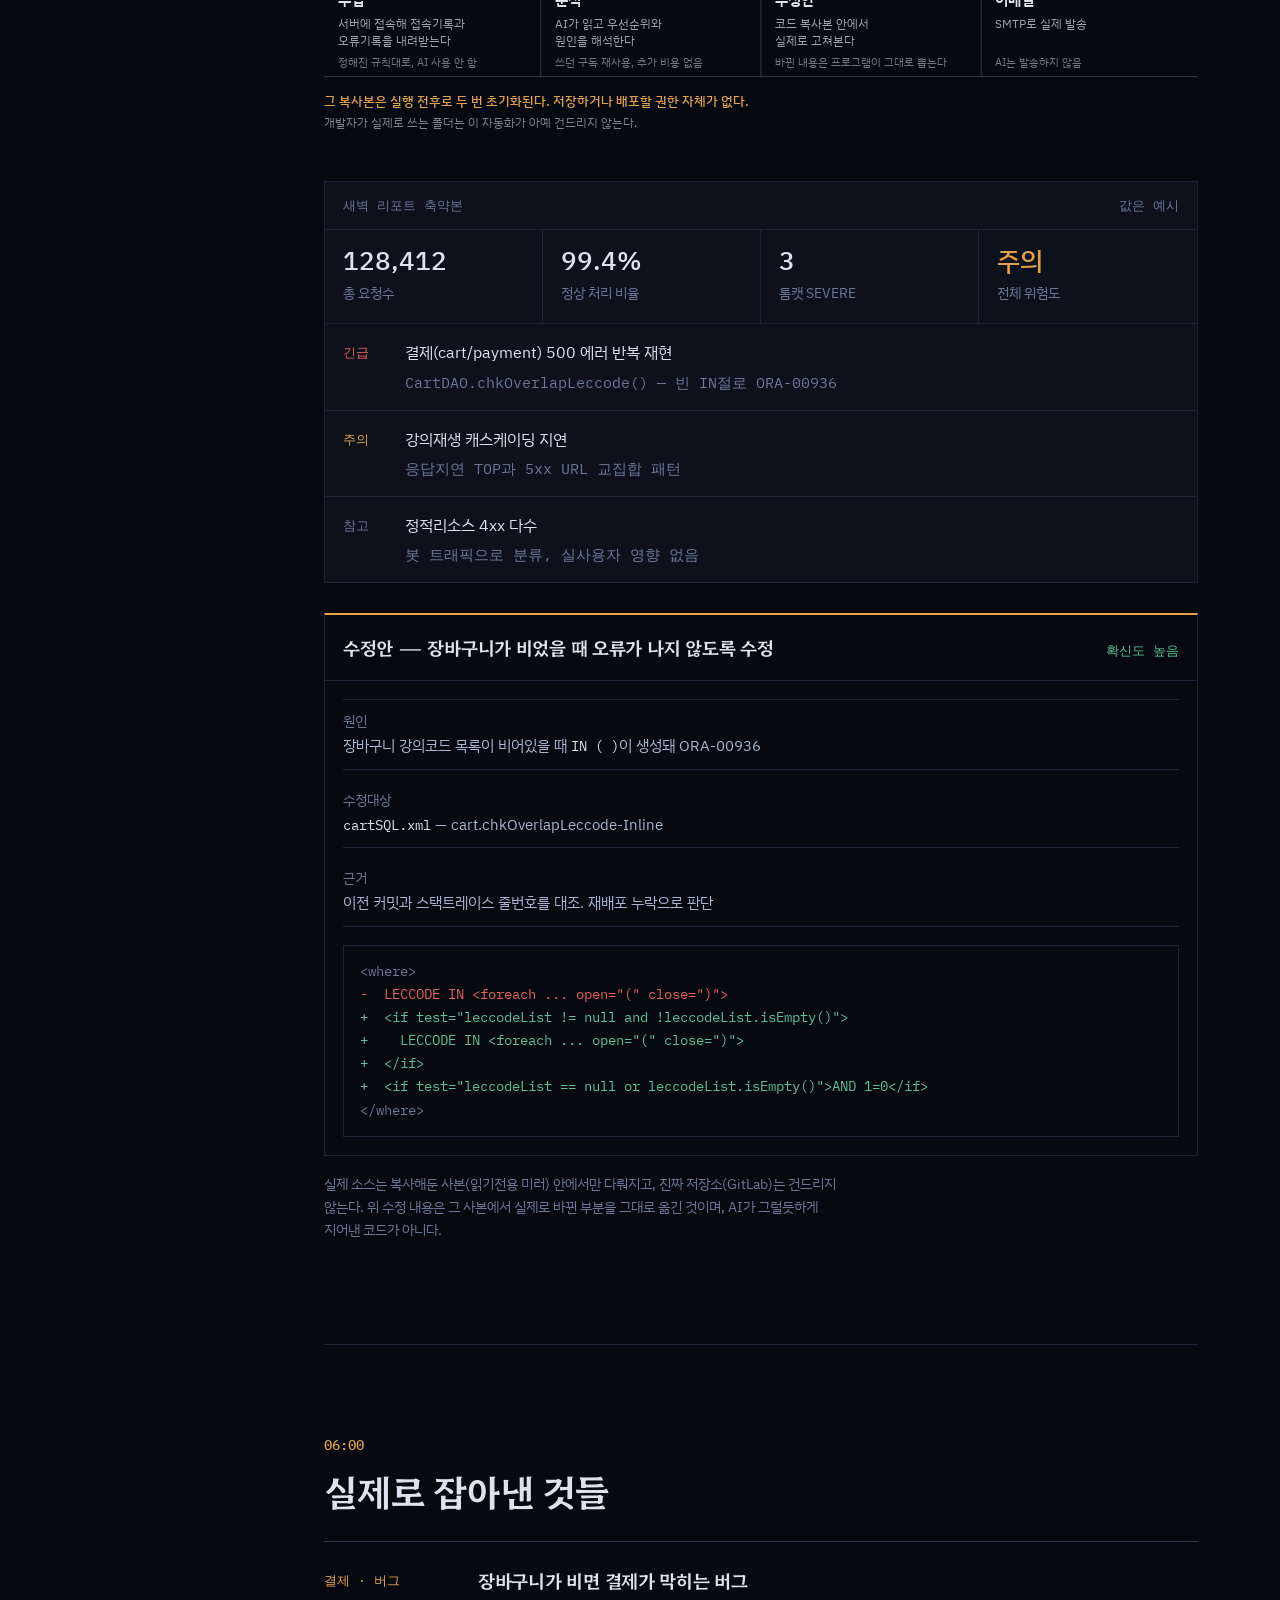
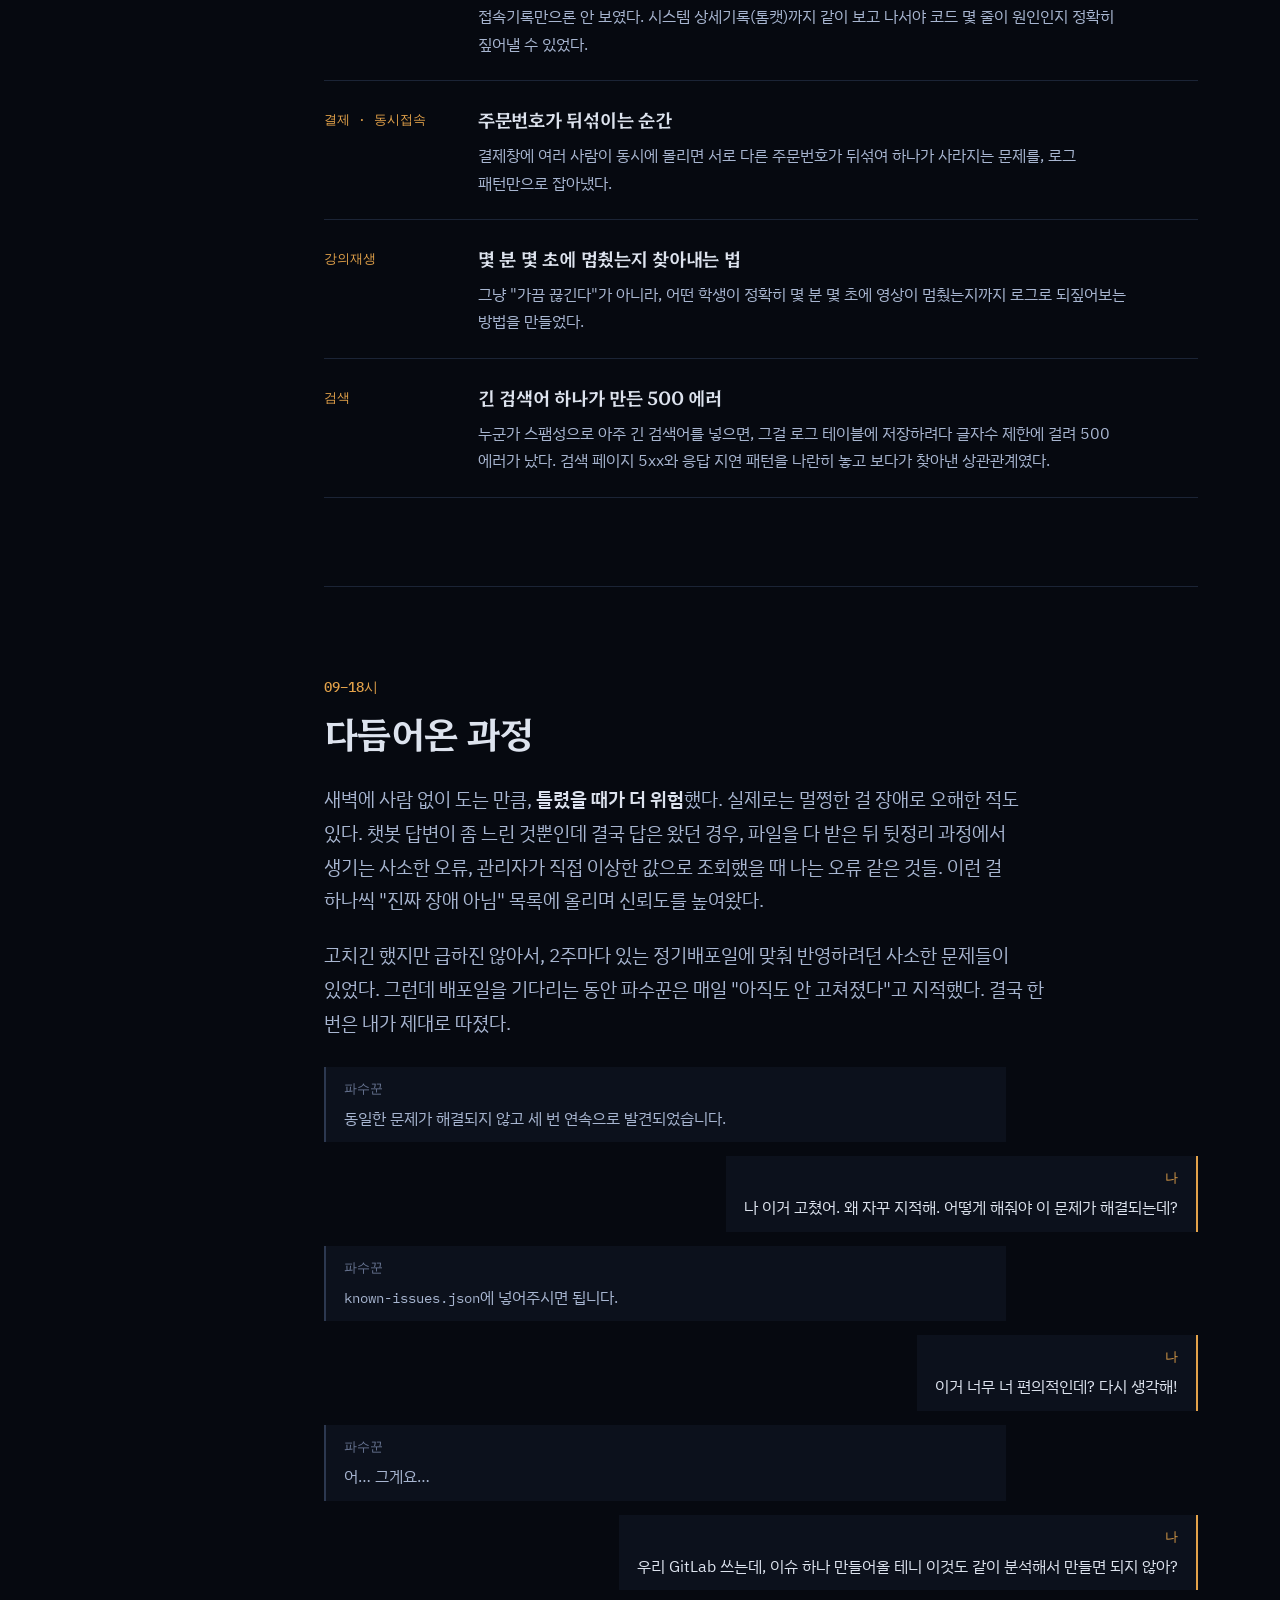
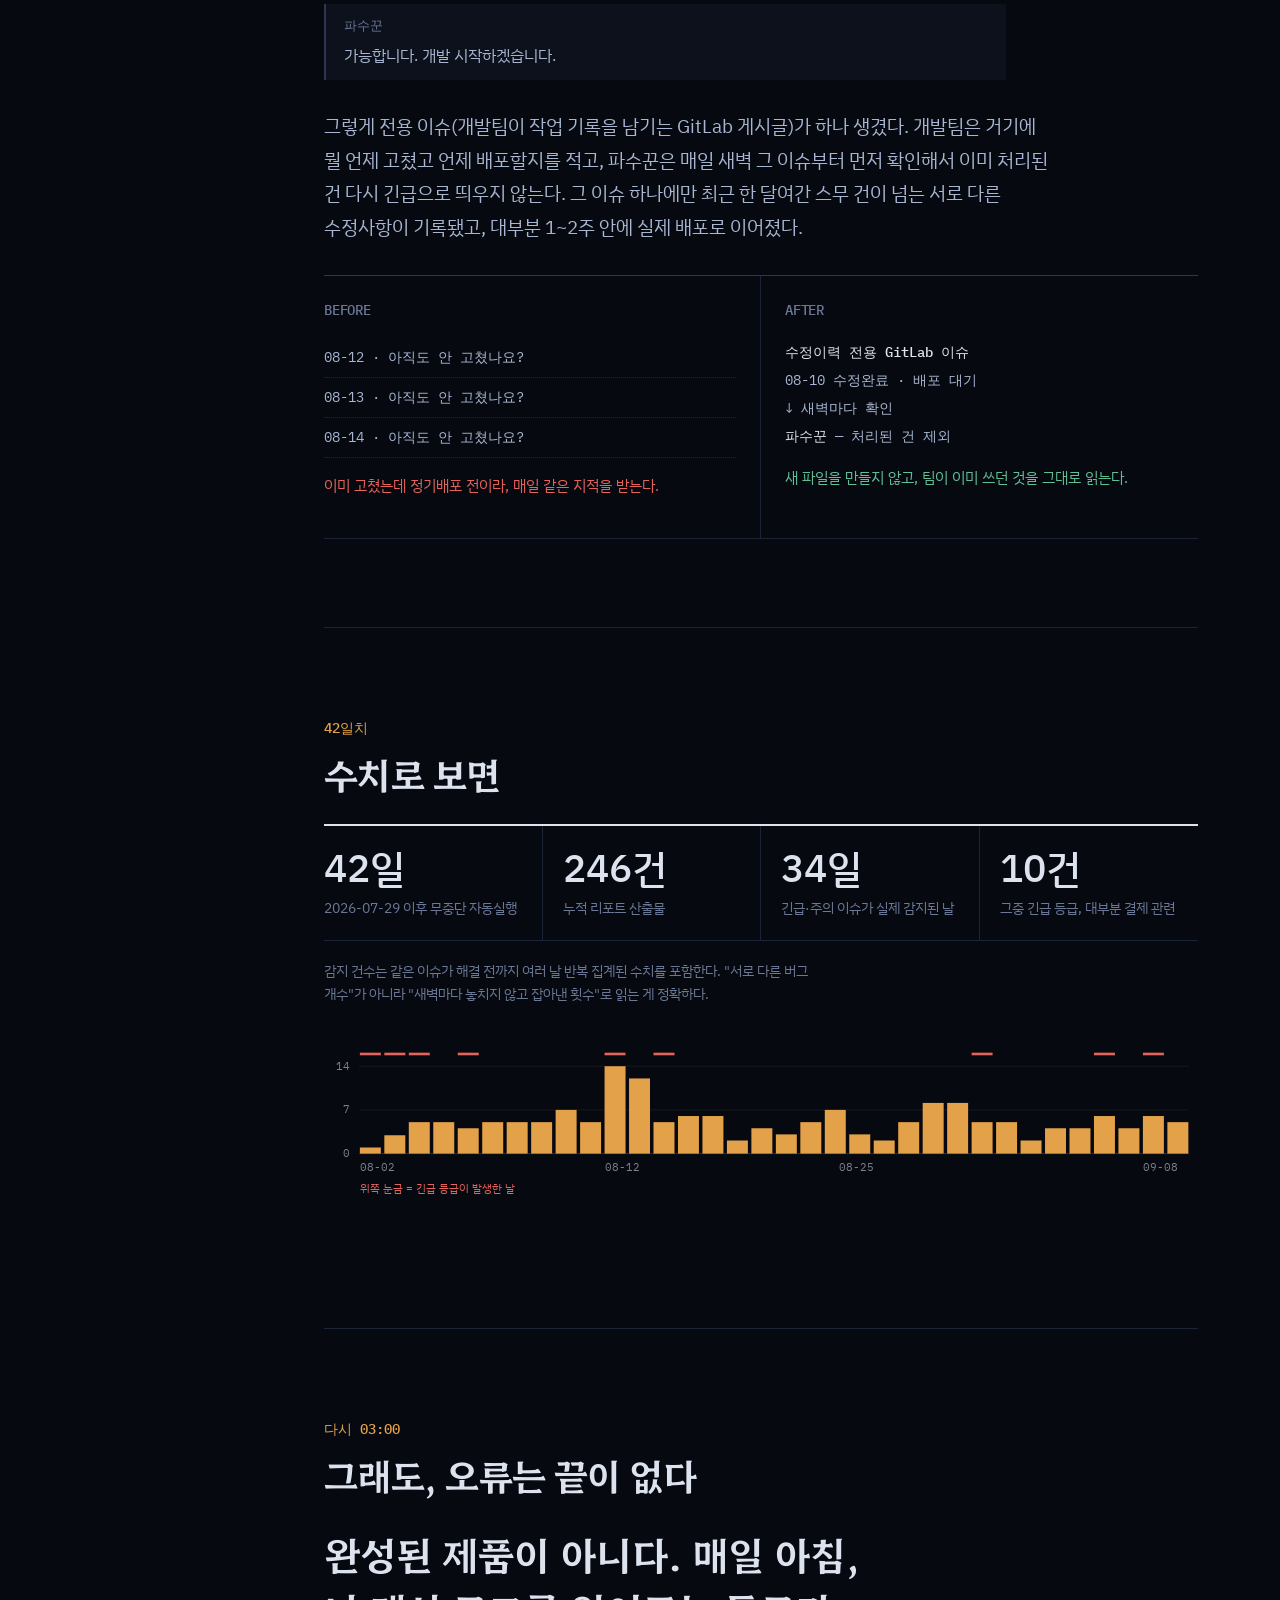
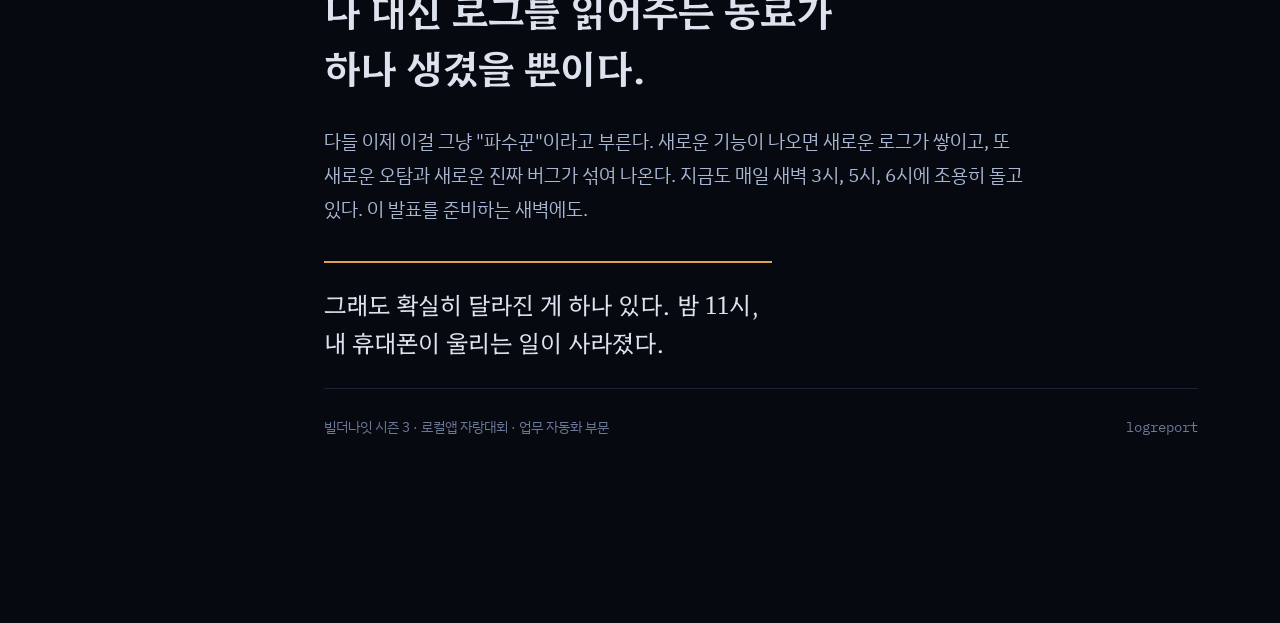
<file: file/dawn_watch_260909.html>
<!DOCTYPE html><html lang="ko"><head><meta charset="utf-8"><meta name="viewport" content="width=device-width, initial-scale=1">
<title>새벽 파수꾼</title>
<link rel="preconnect" href="https://fonts.googleapis.com">
<link rel="preconnect" href="https://fonts.gstatic.com" crossorigin>
<link rel="stylesheet" href="https://fonts.googleapis.com/css2?family=Hahmlet:wght@400;600;800&family=IBM+Plex+Sans+KR:wght@300;400;500;600&family=IBM+Plex+Mono:wght@400;500;600&display=swap">
<style>
/* ============================================================
   새벽 파수꾼 — 시간축 컨셉
   페이지를 읽어 내려가는 것 = 하룻밤이 지나가는 것
   색은 장식이 아니라 시각(時刻)의 함수다.
   ============================================================ */

:root, :root[data-phase="night"]{
  --bg:#060910; --panel:#0C111C; --ink:#DDE3EE; --ink-2:#A8B6D1; --ink-3:#6B7896;
  --rule:#1B2436; --rule-strong:#2C3850; --accent:#E3A24A; --alarm:#E4635A; --good:#5FC095;
}
:root[data-phase="predawn"]{
  --bg:#101728; --panel:#182034; --ink:#E4E9F2; --ink-2:#B0BCD4; --ink-3:#78849E;
  --rule:#26314A; --rule-strong:#374561; --accent:#EDB25A; --alarm:#EC6E62; --good:#63C79A;
}
:root[data-phase="dawn"]{
  --bg:#2C2530; --panel:#372E39; --ink:#F4EBE2; --ink-2:#C3B0AC; --ink-3:#93807F;
  --rule:#463A46; --rule-strong:#5C4C58; --accent:#F6C453; --alarm:#F07A6A; --good:#71CDA2;
}
:root[data-phase="day"]{
  --bg:#EDE6D5; --panel:#F4EEE0; --ink:#2A2318; --ink-2:#5C5140; --ink-3:#8A7D68;
  --rule:#DCD2BC; --rule-strong:#B7A98C; --accent:#8A5A18; --alarm:#A6362B; --good:#1E6B45;
}

*{ box-sizing:border-box; }
html{ background:var(--bg); }
body{
  margin:0;
  background:var(--bg);
  color:var(--ink);
  font-family:'IBM Plex Sans KR', -apple-system, 'Malgun Gothic', sans-serif;
  font-weight:400;
  font-size:19px;
  line-height:1.78;
  -webkit-font-smoothing:antialiased;
  overflow-anchor:none;
  word-break:keep-all;
  overflow-wrap:break-word;
}
body, header, section, article, figure, figcaption, div, p, h1, h2, h3, span,
table, td, th, pre, code, svg, text, rect, line, path, circle, polyline, a, dt, dd{
  transition: background-color .9s linear, color .9s linear, border-color .9s linear,
              fill .9s linear, stroke .9s linear, opacity .9s linear;
}
@media (prefers-reduced-motion: reduce){ *{ transition:none !important; } }

h1,h2,h3{ font-family:'Hahmlet', serif; font-weight:600; letter-spacing:-0.015em; text-wrap:balance; margin:0; }
p{ margin:0 0 1.1em; max-width:66ch; }
em{ font-style:normal; color:var(--accent); }
strong{ font-weight:600; color:var(--ink); }
code, .mono{ font-family:'IBM Plex Mono', ui-monospace, Consolas, monospace; }
a{ color:inherit; }
a:focus-visible, button:focus-visible{ outline:2px solid var(--accent); outline-offset:3px; }
::selection{ background:var(--accent); color:var(--bg); }

/* ---------- 레이아웃: 좌측 시각 레일 + 본문 ---------- */
.frame{
  display:grid;
  grid-template-columns:186px minmax(0,1fr);
  gap:0 56px;
  max-width:1180px;
  margin:0 auto;
  padding:0 32px;
}
.rail{ position:relative; }
.rail-inner{
  position:sticky; top:0;
  height:100vh;
  display:flex; flex-direction:column; justify-content:center;
  padding:40px 0;
}
.rail-line{
  position:absolute; left:0; top:0; bottom:0; width:1px;
  background:var(--rule);
}
.rail ol{ list-style:none; margin:0; padding:0 0 0 22px; }
.rail li{ margin:0 0 22px; }
.rail button{
  all:unset; cursor:pointer; display:block; width:100%;
  color:var(--ink-3);
}
.rail .t{
  font-family:'IBM Plex Mono', monospace; font-size:13px; font-weight:500;
  letter-spacing:.02em; display:block; line-height:1.2;
}
.rail .n{ font-size:14px; display:block; line-height:1.35; margin-top:2px; }
.rail li::marker{ content:none; }
.rail button::before{
  content:''; position:absolute; left:-16px; width:9px; height:9px;
  margin-top:4px; border:1px solid var(--rule-strong); background:var(--bg);
  transform:translateX(0);
}
.rail li{ position:relative; }
.rail li.on button{ color:var(--ink); }
.rail li.on .t{ color:var(--accent); }
.rail li.on button::before{ background:var(--accent); border-color:var(--accent); }

.mobile-rail{ display:none; }

@media (max-width:900px){
  .frame{ grid-template-columns:minmax(0,1fr); padding:0 22px; gap:0; }
  .rail{ display:none; }
  .mobile-rail{
    display:flex; position:sticky; top:0; z-index:20;
    align-items:baseline; gap:10px;
    background:var(--bg); border-bottom:1px solid var(--rule);
    padding:10px 22px; margin:0;
    font-size:14px;
  }
  .mobile-rail .t{ font-family:'IBM Plex Mono',monospace; font-size:13px; color:var(--accent); }
  .mobile-rail .n{ color:var(--ink-2); }
  body{ font-size:17.5px; }
}

/* iframe 삽입 시: iframe 자체는 스크롤되지 않으므로 sticky/100vh 대신 부모가 보낸 스크롤값으로 위치를 계산 */
.embedded{ --pvh:800px; overflow:hidden; }
.embedded .rail-inner{ position:relative; height:var(--pvh); will-change:transform; }
.embedded .mobile-rail{ position:relative; will-change:transform; }

/* ---------- 히어로 ---------- */
.hero{ padding:104px 0 20px; }
.hero .kicker{
  font-size:14.5px; color:var(--ink-3); margin:0 0 26px;
  border-left:2px solid var(--accent); padding-left:12px;
}
.hero h1{
  font-family:'Hahmlet', serif; font-weight:800;
  font-size:clamp(2.9rem, 7vw, 4.8rem);
  line-height:1.04; letter-spacing:-0.03em;
  margin:0 0 22px;
}
.hero .tagline{
  font-size:clamp(1.15rem, 2.2vw, 1.32rem);
  color:var(--ink-2); max-width:38ch; font-weight:300;
  margin-bottom:34px;
}
.hero .tagline b{ color:var(--ink); font-weight:500; }

.spec{ border-top:1px solid var(--rule); max-width:520px; margin-bottom:16px; }
.spec div{
  display:flex; justify-content:space-between; gap:20px;
  border-bottom:1px solid var(--rule); padding:9px 0;
  font-size:14.5px;
}
.spec dt{ color:var(--ink-3); margin:0; }
.spec dd{ margin:0; color:var(--ink); font-family:'IBM Plex Mono',monospace; font-size:14px; }

/* ---------- 히어로 지평선 그래픽 ---------- */
.horizon{ margin:52px 0 0; }
.horizon svg{ width:100%; height:auto; display:block; overflow:visible; }
figure{ margin:0; }
figcaption{
  font-size:14px; color:var(--ink-3); margin-top:16px; line-height:1.6;
}

/* ---------- 섹션 ---------- */
section{ padding:88px 0; border-top:1px solid var(--rule); }
section:first-of-type{ border-top:none; }
.sec-time{
  font-family:'IBM Plex Mono', monospace; font-size:13.5px; font-weight:500;
  color:var(--accent); display:block; margin-bottom:10px;
}
section h2{
  font-size:clamp(1.7rem, 3.6vw, 2.3rem);
  line-height:1.25; margin:0 0 28px; max-width:22ch;
}
section p{ color:var(--ink-2); }

/* ---------- 장면 (대사) ---------- */
.scene{
  border-left:2px solid var(--accent);
  padding:4px 0 4px 22px; margin:0 0 34px;
}
.scene .stamp{
  font-family:'IBM Plex Mono',monospace; font-size:13px; color:var(--ink-3);
  display:block; margin-bottom:12px;
}
.scene .say{
  font-family:'Hahmlet', serif; font-weight:400;
  font-size:clamp(1.35rem, 3.2vw, 1.85rem); line-height:1.5;
  color:var(--ink); max-width:24ch; margin:0 0 14px;
}
.scene .after{ font-size:15.5px; color:var(--ink-3); margin:0; }

.pivot{
  font-family:'Hahmlet', serif; font-size:clamp(1.25rem,2.6vw,1.55rem);
  line-height:1.65; color:var(--ink); max-width:30ch;
  border-top:2px solid var(--ink); border-bottom:1px solid var(--rule);
  padding:20px 0; margin:0 0 30px;
}

/* ---------- 다이어그램 공통 ---------- */
.wide{ margin:34px 0; }
.wide svg{ width:100%; height:auto; display:block; overflow:visible; }

/* ---------- 리포트 목업 ---------- */
.report{
  background:var(--panel); border:1px solid var(--rule);
  margin:34px 0 0;
}
.report-head{
  display:flex; justify-content:space-between; align-items:baseline; gap:14px;
  padding:12px 18px; border-bottom:1px solid var(--rule);
  font-family:'IBM Plex Mono',monospace; font-size:13px; color:var(--ink-3);
  flex-wrap:wrap;
}
.kpis{ display:grid; grid-template-columns:repeat(4,1fr); }
.kpis > div{ padding:18px; border-right:1px solid var(--rule); border-bottom:1px solid var(--rule); }
.kpis > div:last-child{ border-right:none; }
.kpis .v{ font-size:1.6rem; font-weight:500; color:var(--ink); line-height:1; font-variant-numeric:tabular-nums; }
.kpis .k{ font-size:13.5px; color:var(--ink-3); margin-top:8px; }
.finding{
  display:flex; gap:14px; padding:14px 18px; border-bottom:1px solid var(--rule);
}
.finding:last-child{ border-bottom:none; }
.finding .lv{
  font-family:'IBM Plex Mono',monospace; font-size:12.5px; letter-spacing:.02em;
  padding-top:3px; white-space:nowrap; width:48px; flex-shrink:0;
}
.lv-crit{ color:var(--alarm); }
.lv-attn{ color:var(--accent); }
.lv-info{ color:var(--ink-3); }
.finding .ft{ font-size:16px; color:var(--ink); }
.finding .fd{ font-size:14.5px; color:var(--ink-3); font-family:'IBM Plex Mono',monospace; margin-top:3px; }
@media (max-width:640px){
  .kpis{ grid-template-columns:repeat(2,1fr); }
  .kpis > div:nth-child(2n){ border-right:none; }
}

/* ---------- 수정안 / diff ---------- */
.fix{ border:1px solid var(--rule); border-top:2px solid var(--accent); margin:30px 0 0; }
.fix-head{
  display:flex; justify-content:space-between; align-items:baseline; gap:14px;
  padding:16px 18px; border-bottom:1px solid var(--rule); flex-wrap:wrap;
}
.fix-head h3{ font-size:1.15rem; font-weight:600; }
.fix-head .conf{ font-family:'IBM Plex Mono',monospace; font-size:13px; color:var(--good); }
.fix-body{ padding:18px; }
.fix-body .plain{ font-size:15.5px; color:var(--ink-2); margin:0 0 18px; }
.fix dl{ margin:0 0 18px; border-top:1px solid var(--rule); }
.fix dt{
  font-size:13.5px; color:var(--ink-3); padding-top:9px;
}
.fix dd{
  margin:0 0 9px; padding-bottom:9px; border-bottom:1px solid var(--rule);
  font-size:15px; color:var(--ink-2);
}
.fix dd code{ font-size:14px; color:var(--ink); }
pre.diff{
  font-family:'IBM Plex Mono',monospace; font-size:14px; line-height:1.65;
  background:var(--bg); border:1px solid var(--rule);
  padding:14px 16px; margin:0; overflow-x:auto; color:var(--ink-3);
}
pre.diff .add{ color:var(--good); }
pre.diff .del{ color:var(--alarm); }
.note{ font-size:14px; color:var(--ink-3); margin-top:16px; line-height:1.65; }

/* ---------- 사건 목록 ---------- */
.cases{ border-top:1px solid var(--rule-strong); }
.cases article{
  display:grid; grid-template-columns:126px minmax(0,1fr);
  gap:0 28px; padding:22px 0; border-bottom:1px solid var(--rule);
}
.cases .where{
  font-family:'IBM Plex Mono',monospace; font-size:13px; color:var(--accent);
  padding-top:5px;
}
.cases h3{ font-size:1.15rem; font-weight:600; margin:0 0 6px; }
.cases p{ font-size:15.5px; margin:0;  }
@media (max-width:640px){
  .cases article{ grid-template-columns:1fr; gap:6px; }
}

/* ---------- 대화 기록 (채팅형) ---------- */
.talk{ display:flex; flex-direction:column; gap:14px; margin:26px 0 30px; }
.talk .turn{
  max-width:78%; padding:10px 18px;
  border-left:2px solid var(--rule-strong);
  font-size:16px; background:var(--panel);
}
.talk .who{
  display:block; color:var(--ink-3); font-size:13px;
  font-family:'IBM Plex Mono',monospace; margin-bottom:4px;
}
.talk .turn.me{
  align-self:flex-end; text-align:right;
  border-left:none; border-right:2px solid var(--accent);
}
.talk .turn.me .who{ color:var(--accent); }
.talk .turn.me span:last-child{ color:var(--ink); }
.talk .turn span:last-child{ color:var(--ink-2); }
.talk code{ font-size:14px; }
@media (max-width:480px){
  .talk .turn{ max-width:100%; }
}

/* ---------- Before / After ---------- */
.ba{ display:grid; grid-template-columns:1fr 1fr; gap:0; margin:30px 0 0; border-top:1px solid var(--rule-strong); }
.ba > div{ padding:22px 24px 24px; border-bottom:1px solid var(--rule); }
.ba > div:first-child{ border-right:1px solid var(--rule); padding-left:0; }
.ba h3{ font-size:13.5px; font-family:'IBM Plex Mono',monospace; font-weight:500; color:var(--ink-3); margin:0 0 16px; }
.ba .row{
  font-family:'IBM Plex Mono',monospace; font-size:14px; color:var(--ink-2);
  padding:7px 0; border-bottom:1px dotted var(--rule);
}
.ba .verdict{ font-size:15px; margin-top:16px; line-height:1.6; }
.ba .bad{ color:var(--alarm); }
.ba .ok{ color:var(--good); }
.ba .flow{ font-family:'IBM Plex Mono',monospace; font-size:14px; color:var(--ink-2); line-height:2; }
.ba .flow b{ color:var(--ink); font-weight:500; }
@media (max-width:700px){
  .ba{ grid-template-columns:1fr; }
  .ba > div:first-child{ border-right:none; padding-left:0; }
  .ba > div{ padding-left:0; padding-right:0; }
}

/* ---------- 수치 ---------- */
.figures{ display:grid; grid-template-columns:repeat(4,1fr); border-top:2px solid var(--ink); margin:0 0 18px; }
.figures > div{ padding:22px 20px 22px 0; border-right:1px solid var(--rule); border-bottom:1px solid var(--rule); }
.figures > div:last-child{ border-right:none; }
.figures > div:not(:first-child){ padding-left:20px; }
.figures .v{
  font-size:clamp(1.75rem,3.8vw,2.45rem);
  font-weight:500; line-height:1; color:var(--ink); font-variant-numeric:tabular-nums;
}
.figures .k{ font-size:14px; color:var(--ink-3); margin-top:10px; line-height:1.5; }
@media (max-width:700px){
  .figures{ grid-template-columns:repeat(2,1fr); }
  .figures > div:nth-child(2n){ border-right:none; }
  .figures > div:nth-child(odd){ padding-left:0; }
}

/* ---------- 마무리 ---------- */
.close-big{
  font-family:'Hahmlet', serif; font-weight:600;
  font-size:clamp(1.6rem, 3.8vw, 2.45rem); line-height:1.45;
  color:var(--ink); max-width:20ch; margin:0 0 30px;
}
.close-last{
  border-top:2px solid var(--accent); padding-top:22px; margin-top:34px;
  font-family:'Hahmlet', serif; font-size:clamp(1.2rem,2.6vw,1.5rem);
  color:var(--ink); max-width:28ch; line-height:1.6;
}
footer{
  border-top:1px solid var(--rule); padding:26px 0 96px;
  font-size:13.5px; color:var(--ink-3);
  display:flex; justify-content:space-between; gap:16px; flex-wrap:wrap;
}

@media print{
  :root{ --bg:#fff; --panel:#fff; --ink:#000; --ink-2:#333; --ink-3:#666; --rule:#bbb; --rule-strong:#000; --accent:#8a5200; }
  .rail, .mobile-rail{ display:none; }
  .frame{ grid-template-columns:1fr; }
  section{ page-break-inside:avoid; }
}
</style>

</head><body><div class="mobile-rail" aria-hidden="true">
  <span class="t" id="mrTime">23:04</span><span class="n" id="mrName">그날의 장면</span>
</div>

<div class="frame">

  <!-- ============ 좌측 시각 레일 ============ -->
  <nav class="rail" aria-label="시각별 목차">
    <div class="rail-inner">
      <div class="rail-line"></div>
      <ol id="railList">
        <li data-target="s1"><button type="button"><span class="t">23:04</span><span class="n">그날의 장면</span></button></li>
        <li data-target="s2"><button type="button"><span class="t">그 뒤</span><span class="n">목표를 바꿨다</span></button></li>
        <li data-target="s3"><button type="button"><span class="t">03:00</span><span class="n">어떻게 동작하는가</span></button></li>
        <li data-target="s4"><button type="button"><span class="t">06:00</span><span class="n">실제로 잡아낸 것들</span></button></li>
        <li data-target="s5"><button type="button"><span class="t">09–18시</span><span class="n">다듬어온 과정</span></button></li>
        <li data-target="s6"><button type="button"><span class="t">42일치</span><span class="n">수치로 보면</span></button></li>
        <li data-target="s7"><button type="button"><span class="t">다시 03:00</span><span class="n">오류는 끝이 없다</span></button></li>
      </ol>
    </div>
  </nav>

  <!-- ============ 본문 ============ -->
  <main>

    <header class="hero" data-phase="night">
      <p class="kicker">빌더나잇 시즌 3, 업무 자동화 부문 출전작</p>
      <h1>새벽 파수꾼</h1>
      <p class="tagline">밤 11시, 내 휴대폰이 울리기 전에, <b>새벽마다 서비스 <br>이용·오류 기록(로그)을 읽고 원인과 수정안까지 써두는</b><br> 자동 점검 시스템.</p>

      <dl class="spec">
        <div><dt>사내 코드명</dt><dd>logreport</dd></div>
        <div><dt>가동 시작</dt><dd>2026-07-29</dd></div>
        <div><dt>연속 자동실행</dt><dd>42일 무중단</dd></div>
        <div><dt>실행 위치</dt><dd>내 컴퓨터 안에서만</dd></div>
        <div><dt>만든 사람</dt><dd>나 + AI</dd></div>
      </dl>

      <figure class="horizon">
        <svg viewBox="0 0 1000 260" role="img" aria-label="새벽 3시 수집, 5시 분석, 6시 수정안 작성이 자동으로 끝나고, 예전에는 오전에 대표님이 먼저 오류를 발견해 연락했지만 지금은 이미 정리된 리포트만 도착하는 타임라인">
          <defs>
            <linearGradient id="nightDawn" x1="0" y1="0" x2="1" y2="0">
              <stop offset="0%" stop-color="var(--bg)"/>
              <stop offset="58%" stop-color="#241C22"/>
              <stop offset="82%" stop-color="#6B5030"/>
              <stop offset="100%" stop-color="var(--accent)"/>
            </linearGradient>
          </defs>

          <rect x="40" y="120" width="880" height="10" rx="5" fill="url(#nightDawn)"/>

          <g font-family="IBM Plex Mono, monospace" font-size="14">
            <!-- 03:00 -->
            <circle cx="160" cy="125" r="7" fill="var(--bg)" stroke="currentColor" stroke-width="1.5"/>
            <text x="160" y="100" text-anchor="middle" fill="currentColor" font-weight="700">03:00</text>
            <text x="160" y="160" text-anchor="middle" fill="currentColor" opacity=".7" font-family="IBM Plex Sans KR, sans-serif" font-size="14.5">수집</text>

            <!-- 05:00 -->
            <circle cx="420" cy="125" r="8" fill="#241C22" stroke="currentColor" stroke-width="1.5" stroke-opacity=".7"/>
            <text x="420" y="100" text-anchor="middle" fill="currentColor" font-weight="700">05:00</text>
            <text x="420" y="160" text-anchor="middle" fill="currentColor" opacity=".7" font-family="IBM Plex Sans KR, sans-serif" font-size="14.5">분석</text>

            <!-- 06:00 -->
            <circle cx="560" cy="125" r="9" fill="#6B5030" stroke="var(--accent)" stroke-width="1.5" stroke-opacity=".8"/>
            <text x="560" y="100" text-anchor="middle" fill="currentColor" font-weight="700">06:00</text>
            <text x="560" y="160" text-anchor="middle" fill="currentColor" opacity=".7" font-family="IBM Plex Sans KR, sans-serif" font-size="14.5">수정안</text>

            <!-- 08~09 -->
            <circle cx="840" cy="125" r="10" fill="var(--accent)" stroke="var(--accent)" stroke-width="1.5"/>
            <text x="840" y="100" text-anchor="middle" fill="currentColor" font-weight="700">08–09시</text>
            <text x="840" y="160" text-anchor="middle" fill="currentColor" opacity=".7" font-family="IBM Plex Sans KR, sans-serif" font-size="14.5">사람 출근</text>
          </g>

          <!-- before/after annotation -->
          <line x1="840" y1="178" x2="840" y2="200" stroke="currentColor" stroke-opacity=".35"/>
          <g font-family="IBM Plex Sans KR, sans-serif">
            <text x="840" y="218" text-anchor="middle" fill="currentColor" font-size="13" opacity=".5" text-decoration="line-through">예전: 여기서 지적이 시작됨</text>
            <text x="840" y="238" text-anchor="middle" fill="var(--accent)" font-size="14" font-weight="700">지금: 이미 끝난 리포트만 도착</text>
          </g>
        </svg>
        <figcaption>새벽 3시 수집 → 5시 분석 → 6시 수정안 작성까지 사람 개입 없이 끝나고, 출근 시각에는 이미 정리된 리포트만 남는다.</figcaption>
      </figure>
    </header>

    <!-- ============ 23:04 ============ -->
    <section id="s1" data-phase="night">
      <span class="sec-time">23:04</span>
      <h2>그날의 장면</h2>

      <div class="scene">
        <span class="stamp">2026-07-2X 23:04 · 착신, 개인 휴대폰</span>
        <p class="say">"이거 왜 안 됩니까?"</p>
        <p class="after">대표님이 서비스를 쓰다가 오류를 먼저 발견했다. 퇴근 후 걸려오는 이보다 끔찍한 전화는 없다.</p>
      </div>

      <p>그런데 이건 유별난 사고가 아니라 반복되는 패턴이었다. 주말 사이 조용히 발생해 월요일에야 눈에 띄기도 했고, 1:1 문의로 하나둘 쌓인 게 운영부서에 의해 취합돼 <em>"이거 자꾸 반복되는 원인이 뭔가요?"</em>로 돌아오기도 했다.</p>
      <p>공통점은 하나였다. <strong>우리가 제일 늦게 안다</strong>는 것. 그리고 지적을 받고 나서야 로그를 뒤져 언제부터 그랬는지, 왜 몰랐는지부터 확인하는 일이 매번 반복됐다.</p>
    </section>

    <!-- ============ 그 뒤 ============ -->
    <section id="s2" data-phase="night">
      <span class="sec-time">그 뒤</span>
      <h2>그래서, 목표를 바꿨다</h2>

      <p class="pivot">"오류 없는 시스템"은 불가능하다. 대신 발견&nbsp;순서를 뒤집기로 했다.</p>

      <p>대표님도, 운영팀도, 고객 문의도 아닌, 우리가 가장 먼저 아는 시스템. 이미 인강 서비스를 운영하는 서버 2대의 로그를 수동으로 분석해, 반복되는 오류(5xx)나 챗봇 응답지연, 트래픽 쏠림 같은 패턴을 찾아내고 있었다. 그 사람이 하던 일을 매일 새벽 무인으로 반복시키는 게 시작이었다.</p>
      <p>이 서비스의 소스는 2015년부터 이어져 왔다. 그 사이 여러 유지보수 개발자를 거치며 문서와 소스 관리가 매끄럽지만은 않았고, 그만큼 잔오류가 끊이지 않는 구조가 됐다. "오류 없는 시스템"이 애초에 성립하기 어려운 조건이었다는 뜻이기도 하다.</p>
      <p>게다가 이 모든 걸 감당하는 사람은 사실상 나 혼자다. 인력을 더 늘리는 대신, 새벽마다 대신 지켜봐줄 동료를 만들기로 했다.</p>
    </section>

    <!-- ============ 03:00 ============ -->
    <section id="s3" data-phase="predawn">
      <span class="sec-time">03:00</span>
      <h2>어떻게 동작하는가</h2>

      <p>숫자를 세는 건 정해진 규칙대로 움직이는 프로그램이 맡고, "이게 왜 문제인지" 판단만 AI가 맡는다. 로그 원본을 통째로 AI에게 보여주지 않고, 분석이 끝나면 원본은 곧바로 지운다.</p>

      <figure class="wide">
        <svg viewBox="0 0 900 300" role="img" aria-label="새벽 3시부터 6시까지는 AI가 로그를 수집하고 분석해 수정안을 쓴다. 9시부터 18시까지는 사람이 확인하고 검증하며 배포 계획을 세운다. 다음날 새벽 파수꾼이 그 결과를 다시 확인하는 하루 단위 루프를, 위쪽 실선(당일 인수인계)과 아래쪽 점선(다음날 재확인)으로 표시했다">
          <defs>
            <marker id="loopArrowAccent" viewBox="0 0 10 10" refX="8" refY="5" markerWidth="7" markerHeight="7" orient="auto-start-reverse">
              <path d="M0,0 L10,5 L0,10 z" fill="var(--accent)"/>
            </marker>
            <marker id="loopArrowMuted" viewBox="0 0 10 10" refX="8" refY="5" markerWidth="7" markerHeight="7" orient="auto-start-reverse">
              <path d="M0,0 L10,5 L0,10 z" fill="currentColor"/>
            </marker>
          </defs>
          <g font-family="IBM Plex Sans KR, sans-serif" fill="currentColor">
            <!-- 왼쪽: AI -->
            <line x1="30" y1="60" x2="265" y2="60" stroke="currentColor" stroke-opacity=".55" stroke-width="2"/>
            <text x="30" y="88" font-size="16.5" font-weight="600">새벽 3–6시 · 파수꾼</text>
            <g font-family="IBM Plex Mono, monospace" font-size="14" opacity=".75">
              <text x="30" y="120">03:00</text><text x="92" y="120" font-family="IBM Plex Sans KR, sans-serif">수집 — 로그 내려받기</text>
              <text x="30" y="146">05:00</text><text x="92" y="146" font-family="IBM Plex Sans KR, sans-serif">분석 — 원인·우선순위 판단</text>
              <text x="30" y="172">06:00</text><text x="92" y="172" font-family="IBM Plex Sans KR, sans-serif">수정안 — 고쳐보고 diff 정리</text>
            </g>
            <text x="30" y="204" font-size="14" opacity=".5">사람 없이 혼자 돈다</text>

            <!-- 오른쪽: 사람 -->
            <line x1="510" y1="60" x2="700" y2="60" stroke="currentColor" stroke-opacity=".55" stroke-width="2"/>
            <text x="510" y="88" font-size="16.5" font-weight="600">9–18시 · 사람</text>
            <g font-size="14" opacity=".75">
              <text x="510" y="120">확인 — 새벽 리포트 읽기</text>
              <text x="510" y="146">검증 — 실제로 재현되는지 확인</text>
              <text x="510" y="172">수정·배포계획 — 필요하면 반영</text>
            </g>
            <text x="510" y="204" font-size="14" opacity=".5">여기서부터는 사람이 판단한다</text>

            <!-- 위쪽 화살표: 당일 인수인계 (실선, 두 박스 사이 여백 정중앙) -->
            <line x1="274" y1="110" x2="502" y2="110" stroke="var(--accent)" stroke-width="2.5" marker-end="url(#loopArrowAccent)"/>
            <text x="388" y="96" text-anchor="middle" font-size="14" fill="var(--accent)" font-weight="600">인수인계</text>

            <!-- 아래쪽 화살표: 다음날 새벽 재확인 (점선, U자형, 각 박스 중앙 기준) -->
            <path d="M605,214 L605,252 L148,252 L148,216" fill="none" stroke="currentColor" stroke-width="2" stroke-opacity=".75" stroke-dasharray="6 5" marker-end="url(#loopArrowMuted)"/>
            <text x="377" y="278" text-anchor="middle" font-size="14.5" opacity=".8">다음날 새벽, 파수꾼이 그 결과를 다시 확인한다</text>
          </g>
        </svg>
        <figcaption>파수꾼이 새벽에 진단하면 사람이 낮 동안 확인·검증·배포계획을 세우고, 다음날 새벽 파수꾼이 그 결과를 다시 확인한다. 이 루프가 매일 반복된다.</figcaption>
      </figure>

      <p>그 새벽 3시간을 좀 더 들여다보면 이렇다.</p>

      <figure class="wide">
        <svg viewBox="0 0 1000 250" role="img" aria-label="3시 수집, 5시 분석, 6시 수정안 작성, 그리고 이메일 발송으로 이어지는 네 단계 자동 처리 흐름과 각 단계 사이에 넘어가는 산출물 파일">
          <g font-family="IBM Plex Sans KR, sans-serif" fill="currentColor">
            <line x1="0" y1="34" x2="1000" y2="34" stroke="currentColor" stroke-opacity=".5" stroke-width="2"/>
            <line x1="0" y1="170" x2="1000" y2="170" stroke="currentColor" stroke-opacity=".25"/>
            <line x1="248" y1="34" x2="248" y2="170" stroke="currentColor" stroke-opacity=".25"/>
            <line x1="500" y1="34" x2="500" y2="170" stroke="currentColor" stroke-opacity=".25"/>
            <line x1="752" y1="34" x2="752" y2="170" stroke="currentColor" stroke-opacity=".25"/>

            <!-- 1 -->
            <text x="16" y="60" font-family="IBM Plex Mono,monospace" font-size="13.5" opacity=".55">03:00</text>
            <text x="16" y="88" font-size="17.5" font-weight="600">수집</text>
            <text x="16" y="114" font-size="14" opacity=".7">서버에 접속해 접속기록과</text>
            <text x="16" y="134" font-size="14" opacity=".7">오류기록을 내려받는다</text>
            <text x="16" y="158" font-size="13" opacity=".5">정해진 규칙대로, AI 사용 안 함</text>

            <!-- 2 -->
            <text x="264" y="60" font-family="IBM Plex Mono,monospace" font-size="13.5" opacity=".55">05:00</text>
            <text x="264" y="88" font-size="17.5" font-weight="600">분석</text>
            <text x="264" y="114" font-size="14" opacity=".7">AI가 읽고 우선순위와</text>
            <text x="264" y="134" font-size="14" opacity=".7">원인을 해석한다</text>
            <text x="264" y="158" font-size="13" opacity=".5">쓰던 구독 재사용, 추가 비용 없음</text>

            <!-- 3 -->
            <text x="516" y="60" font-family="IBM Plex Mono,monospace" font-size="13.5" opacity=".55">06:00</text>
            <text x="516" y="88" font-size="17.5" font-weight="600">수정안</text>
            <text x="516" y="114" font-size="14" opacity=".7">코드 복사본 안에서</text>
            <text x="516" y="134" font-size="14" opacity=".7">실제로 고쳐본다</text>
            <text x="516" y="158" font-size="13" opacity=".5">바뀐 내용은 프로그램이 그대로 뽑는다</text>

            <!-- 4 -->
            <text x="768" y="60" font-family="IBM Plex Mono,monospace" font-size="13.5" opacity=".55">발송</text>
            <text x="768" y="88" font-size="17.5" font-weight="600">이메일</text>
            <text x="768" y="114" font-size="14" opacity=".7">SMTP로 실제 발송</text>
            <text x="768" y="158" font-size="13" opacity=".5">AI는 발송하지 않음</text>

            <!-- 산출물 -->
            <g font-family="IBM Plex Mono,monospace" font-size="12.5" fill="var(--accent)">
              <text x="248" y="26" text-anchor="middle">summary.md</text>
              <text x="500" y="26" text-anchor="middle">findings.json</text>
              <text x="752" y="26" text-anchor="middle">fix.html</text>
            </g>

            <text x="0" y="204" font-size="14.5" fill="var(--accent)" font-weight="500">그 복사본은 실행 전후로 두 번 초기화된다. 저장하거나 배포할 권한 자체가 없다.</text>
            <text x="0" y="228" font-size="14" opacity=".55">개발자가 실제로 쓰는 폴더는 이 자동화가 아예 건드리지 않는다.</text>
          </g>
        </svg>
      </figure>

      <div class="report">
        <div class="report-head">
          <span>새벽 리포트 축약본</span><span>값은 예시</span>
        </div>
        <div class="kpis">
          <div><div class="v">128,412</div><div class="k">총 요청수</div></div>
          <div><div class="v">99.4%</div><div class="k">정상 처리 비율</div></div>
          <div><div class="v">3</div><div class="k">톰캣 SEVERE</div></div>
          <div><div class="v" style="color:var(--accent)">주의</div><div class="k">전체 위험도</div></div>
        </div>
        <div class="finding"><span class="lv lv-crit">긴급</span><div><div class="ft">결제(cart/payment) 500 에러 반복 재현</div><div class="fd">CartDAO.chkOverlapLeccode() — 빈 IN절로 ORA-00936</div></div></div>
        <div class="finding"><span class="lv lv-attn">주의</span><div><div class="ft">강의재생 캐스케이딩 지연</div><div class="fd">응답지연 TOP과 5xx URL 교집합 패턴</div></div></div>
        <div class="finding"><span class="lv lv-info">참고</span><div><div class="ft">정적리소스 4xx 다수</div><div class="fd">봇 트래픽으로 분류, 실사용자 영향 없음</div></div></div>
      </div>

      <div class="fix">
        <div class="fix-head">
          <h3>수정안 — 장바구니가 비었을 때 오류가 나지 않도록 수정</h3>
          <span class="conf">확신도 높음</span>
        </div>
        <div class="fix-body">
          <dl>
            <dt>원인</dt><dd>장바구니 강의코드 목록이 비어있을 때 <code>IN ( )</code>이 생성돼 ORA-00936</dd>
            <dt>수정대상</dt><dd><code>cartSQL.xml</code> — cart.chkOverlapLeccode-Inline</dd>
            <dt>근거</dt><dd>이전 커밋과 스택트레이스 줄번호를 대조. 재배포 누락으로 판단</dd>
          </dl>
<pre class="diff">&lt;where&gt;
<span class="del">-  LECCODE IN &lt;foreach ... open="(" close=")"&gt;</span>
<span class="add">+  &lt;if test="leccodeList != null and !leccodeList.isEmpty()"&gt;</span>
<span class="add">+    LECCODE IN &lt;foreach ... open="(" close=")"&gt;</span>
<span class="add">+  &lt;/if&gt;</span>
<span class="add">+  &lt;if test="leccodeList == null or leccodeList.isEmpty()"&gt;AND 1=0&lt;/if&gt;</span>
&lt;/where&gt;</pre>
        </div>
      </div>
      <p class="note">실제 소스는 복사해둔 사본(읽기전용 미러) 안에서만 다뤄지고, 진짜 저장소(GitLab)는 건드리지 않는다. 위 수정 내용은 그 사본에서 실제로 바뀐 부분을 그대로 옮긴 것이며, AI가 그럴듯하게 지어낸 코드가 아니다.</p>
    </section>

    <!-- ============ 06:00 ============ -->
    <section id="s4" data-phase="dawn">
      <span class="sec-time">06:00</span>
      <h2>실제로 잡아낸 것들</h2>

      <div class="cases">
        <article>
          <div class="where">결제 · 버그</div>
          <div>
            <h3>장바구니가 비면 결제가 막히는 버그</h3>
            <p>접속기록만으론 안 보였다. 시스템 상세기록(톰캣)까지 같이 보고 나서야 코드 몇 줄이 원인인지 정확히 짚어낼 수 있었다.</p>
          </div>
        </article>
        <article>
          <div class="where">결제 · 동시접속</div>
          <div>
            <h3>주문번호가 뒤섞이는 순간</h3>
            <p>결제창에 여러 사람이 동시에 몰리면 서로 다른 주문번호가 뒤섞여 하나가 사라지는 문제를, 로그 패턴만으로 잡아냈다.</p>
          </div>
        </article>
        <article>
          <div class="where">강의재생</div>
          <div>
            <h3>몇 분 몇 초에 멈췄는지 찾아내는 법</h3>
            <p>그냥 "가끔 끊긴다"가 아니라, 어떤 학생이 정확히 몇 분 몇 초에 영상이 멈췄는지까지 로그로 되짚어보는 방법을 만들었다.</p>
          </div>
        </article>
        <article>
          <div class="where">검색</div>
          <div>
            <h3>긴 검색어 하나가 만든 500 에러</h3>
            <p>누군가 스팸성으로 아주 긴 검색어를 넣으면, 그걸 로그 테이블에 저장하려다 글자수 제한에 걸려 500 에러가 났다. 검색 페이지 5xx와 응답 지연 패턴을 나란히 놓고 보다가 찾아낸 상관관계였다.</p>
          </div>
        </article>
      </div>
    </section>

    <!-- ============ 09–18시 ============ -->
    <section id="s5" data-phase="day">
      <span class="sec-time">09–18시</span>
      <h2>다듬어온 과정</h2>

      <p>새벽에 사람 없이 도는 만큼, <strong>틀렸을 때가 더 위험</strong>했다. 실제로는 멀쩡한 걸 장애로 오해한 적도 있다. 챗봇 답변이 좀 느린 것뿐인데 결국 답은 왔던 경우, 파일을 다 받은 뒤 뒷정리 과정에서 생기는 사소한 오류, 관리자가 직접 이상한 값으로 조회했을 때 나는 오류 같은 것들. 이런 걸 하나씩 "진짜 장애 아님" 목록에 올리며 신뢰도를 높여왔다.</p>

      <p>고치긴 했지만 급하진 않아서, 2주마다 있는 정기배포일에 맞춰 반영하려던 사소한 문제들이 있었다. 그런데 배포일을 기다리는 동안 파수꾼은 매일 "아직도 안 고쳐졌다"고 지적했다. 결국 한 번은 내가 제대로 따졌다.</p>

      <div class="talk">
        <div class="turn"><span class="who">파수꾼</span><span>동일한 문제가 해결되지 않고 세 번 연속으로 발견되었습니다.</span></div>
        <div class="turn me"><span class="who">나</span><span>나 이거 고쳤어. 왜 자꾸 지적해. 어떻게 해줘야 이 문제가 해결되는데?</span></div>
        <div class="turn"><span class="who">파수꾼</span><span><code>known-issues.json</code>에 넣어주시면 됩니다.</span></div>
        <div class="turn me"><span class="who">나</span><span>이거 너무 너 편의적인데? 다시 생각해!</span></div>
        <div class="turn"><span class="who">파수꾼</span><span>어… 그게요…</span></div>
        <div class="turn me"><span class="who">나</span><span>우리 GitLab 쓰는데, 이슈 하나 만들어올 테니 이것도 같이 분석해서 만들면 되지 않아?</span></div>
        <div class="turn"><span class="who">파수꾼</span><span>가능합니다. 개발 시작하겠습니다.</span></div>
      </div>

      <p>그렇게 전용 이슈(개발팀이 작업 기록을 남기는 GitLab 게시글)가 하나 생겼다. 개발팀은 거기에 뭘 언제 고쳤고 언제 배포할지를 적고, 파수꾼은 매일 새벽 그 이슈부터 먼저 확인해서 이미 처리된 건 다시 긴급으로 띄우지 않는다. 그 이슈 하나에만 최근 한 달여간 스무 건이 넘는 서로 다른 수정사항이 기록됐고, 대부분 1~2주 안에 실제 배포로 이어졌다.</p>

      <div class="ba">
        <div>
          <h3>BEFORE</h3>
          <div class="row">08-12 · 아직도 안 고쳤나요?</div>
          <div class="row">08-13 · 아직도 안 고쳤나요?</div>
          <div class="row">08-14 · 아직도 안 고쳤나요?</div>
          <p class="verdict bad">이미 고쳤는데 정기배포 전이라, 매일 같은 지적을 받는다.</p>
        </div>
        <div>
          <h3>AFTER</h3>
          <div class="flow">
            <b>수정이력 전용 GitLab 이슈</b><br>
            08-10 수정완료 · 배포 대기<br>
            ↓ 새벽마다 확인<br>
            <b>파수꾼</b> — 처리된 건 제외
          </div>
          <p class="verdict ok">새 파일을 만들지 않고, 팀이 이미 쓰던 것을 그대로 읽는다.</p>
        </div>
      </div>
    </section>

    <!-- ============ 42일치 ============ -->
    <section id="s6" data-phase="day">
      <span class="sec-time">42일치</span>
      <h2>수치로 보면</h2>

      <div class="figures">
        <div><div class="v">42일</div><div class="k">2026-07-29 이후 무중단 자동실행</div></div>
        <div><div class="v">246건</div><div class="k">누적 리포트 산출물</div></div>
        <div><div class="v">34일</div><div class="k">긴급·주의 이슈가 실제 감지된 날</div></div>
        <div><div class="v">10건</div><div class="k">그중 긴급 등급, 대부분 결제 관련</div></div>
      </div>
      <p class="note">감지 건수는 같은 이슈가 해결 전까지 여러 날 반복 집계된 수치를 포함한다. "서로 다른 버그 개수"가 아니라 "새벽마다 놓치지 않고 잡아낸 횟수"로 읽는 게 정확하다.</p>

      <figure class="wide">
        <svg viewBox="0 0 1000 190" role="img" aria-label="8월 2일부터 9월 8일까지 34일간 매일 감지된 이슈 건수 막대그래프. 위쪽 눈금 표시가 있는 날은 긴급 등급 이슈가 있었던 날">
          <g font-family="IBM Plex Mono, monospace" font-size="12.5" fill="currentColor" opacity=".55">
            <line x1="40" y1="30" x2="990" y2="30" stroke="currentColor" stroke-opacity=".15"/>
            <text x="30" y="34" text-anchor="end">14</text>
            <line x1="40" y1="80" x2="990" y2="80" stroke="currentColor" stroke-opacity=".15"/>
            <text x="30" y="84" text-anchor="end">7</text>
            <line x1="40" y1="130" x2="990" y2="130" stroke="currentColor" stroke-opacity=".4"/>
            <text x="30" y="134" text-anchor="end">0</text>
          </g>
          <g fill="var(--accent)">
            <rect x="41"  y="123" width="24" height="7"/>
            <rect x="69"  y="109" width="24" height="21"/>
            <rect x="97"  y="94"  width="24" height="36"/>
            <rect x="125" y="94"  width="24" height="36"/>
            <rect x="153" y="101" width="24" height="29"/>
            <rect x="181" y="94"  width="24" height="36"/>
            <rect x="209" y="94"  width="24" height="36"/>
            <rect x="237" y="94"  width="24" height="36"/>
            <rect x="265" y="80"  width="24" height="50"/>
            <rect x="293" y="94"  width="24" height="36"/>
            <rect x="321" y="30"  width="24" height="100"/>
            <rect x="349" y="44"  width="24" height="86"/>
            <rect x="377" y="94"  width="24" height="36"/>
            <rect x="405" y="87"  width="24" height="43"/>
            <rect x="433" y="87"  width="24" height="43"/>
            <rect x="461" y="115" width="24" height="15"/>
            <rect x="489" y="101" width="24" height="29"/>
            <rect x="517" y="108" width="24" height="22"/>
            <rect x="545" y="94"  width="24" height="36"/>
            <rect x="573" y="80"  width="24" height="50"/>
            <rect x="601" y="108" width="24" height="22"/>
            <rect x="629" y="115" width="24" height="15"/>
            <rect x="657" y="94"  width="24" height="36"/>
            <rect x="685" y="72"  width="24" height="58"/>
            <rect x="713" y="72"  width="24" height="58"/>
            <rect x="741" y="94"  width="24" height="36"/>
            <rect x="769" y="94"  width="24" height="36"/>
            <rect x="797" y="115" width="24" height="15"/>
            <rect x="825" y="101" width="24" height="29"/>
            <rect x="853" y="101" width="24" height="29"/>
            <rect x="881" y="87"  width="24" height="43"/>
            <rect x="909" y="101" width="24" height="29"/>
            <rect x="937" y="87"  width="24" height="43"/>
            <rect x="965" y="94"  width="24" height="36"/>
          </g>
          <g stroke="var(--alarm)" stroke-width="3">
            <line x1="41"  y1="16" x2="65"  y2="16"/>
            <line x1="69"  y1="16" x2="93"  y2="16"/>
            <line x1="97"  y1="16" x2="121" y2="16"/>
            <line x1="153" y1="16" x2="177" y2="16"/>
            <line x1="321" y1="16" x2="345" y2="16"/>
            <line x1="377" y1="16" x2="401" y2="16"/>
            <line x1="741" y1="16" x2="765" y2="16"/>
            <line x1="881" y1="16" x2="905" y2="16"/>
            <line x1="937" y1="16" x2="961" y2="16"/>
          </g>
          <g font-family="IBM Plex Mono,monospace" font-size="13" fill="currentColor" opacity=".55">
            <text x="41" y="150">08-02</text>
            <text x="321" y="150">08-12</text>
            <text x="589" y="150">08-25</text>
            <text x="937" y="150">09-08</text>
          </g>
          <text x="41" y="174" font-family="IBM Plex Sans KR, sans-serif" font-size="13" fill="var(--alarm)">위쪽 눈금 = 긴급 등급이 발생한 날</text>
        </svg>
      </figure>
    </section>

    <!-- ============ 다시 03:00 ============ -->
    <section id="s7" data-phase="night">
      <span class="sec-time">다시 03:00</span>
      <h2>그래도, 오류는 끝이 없다</h2>

      <p class="close-big">완성된 제품이 아니다. 매일 아침, 나 대신 로그를 읽어주는 동료가 하나 생겼을 뿐이다.</p>

      <p>다들 이제 이걸 그냥 "파수꾼"이라고 부른다. 새로운 기능이 나오면 새로운 로그가 쌓이고, 또 새로운 오탐과 새로운 진짜 버그가 섞여 나온다. 지금도 매일 새벽 3시, 5시, 6시에 조용히 돌고 있다. 이 발표를 준비하는 새벽에도.</p>

      <p class="close-last">그래도 확실히 달라진 게 하나 있다. 밤 11시, 내 휴대폰이 울리는 일이 사라졌다.</p>

      <footer>
        <span>빌더나잇 시즌 3 · 로컬앱 자랑대회 · 업무 자동화 부문</span>
        <span class="mono">logreport</span>
      </footer>
    </section>

  </main>
</div>

<script>
(function(){
  var root = document.documentElement;
  var sections = Array.prototype.slice.call(document.querySelectorAll('[data-phase]'));
  var items = Array.prototype.slice.call(document.querySelectorAll('#railList li'));
  var mrTime = document.getElementById('mrTime');
  var mrName = document.getElementById('mrName');

  function setActive(el){
    var phase = el.getAttribute('data-phase');
    if (root.getAttribute('data-phase') !== phase) root.setAttribute('data-phase', phase);

    var id = el.id;
    items.forEach(function(li){
      var on = li.getAttribute('data-target') === id;
      li.classList.toggle('on', on);
      if (on){
        mrTime.textContent = li.querySelector('.t').textContent;
        mrName.textContent = li.querySelector('.n').textContent;
      }
    });
    if (!id){ mrTime.textContent = '23:04'; mrName.textContent = '그날의 장면'; }
  }

  var embedded = window.self !== window.top;
  if (embedded) root.classList.add('embedded');

  function startObserver(){
    if (!('IntersectionObserver' in window)) return;
    var io = new IntersectionObserver(function(entries){
      entries.forEach(function(e){
        if (e.isIntersecting) setActive(e.target);
      });
    }, { rootMargin:'-45% 0px -50% 0px', threshold:0 });
    sections.forEach(function(s){ io.observe(s); });
  }
  if (!embedded) startObserver();

  if (embedded){
    var railEl = document.querySelector('.rail');
    var railInner = document.querySelector('.rail-inner');
    var bar = document.querySelector('.mobile-rail');
    var lastActive = null, acked = false, fellBack = false;

    function clamp(v, min, max){ return Math.max(min, Math.min(max, v)); }

    // 부모(티스토리 스킨)에 리스너가 없으면(예: 모바일 템플릿) 일반 스크롤 페이지로 전환
    setTimeout(function(){
      if (acked) return;
      fellBack = true;
      root.classList.remove('embedded');
      startObserver();
      var a = document.createElement('a');
      a.href = location.href; a.target = '_blank'; a.rel = 'noopener'; a.textContent = '전체 화면으로 보기 ↗';
      a.style.cssText = 'position:fixed;top:8px;right:8px;z-index:50;padding:6px 10px;font-size:13px;background:var(--panel);color:var(--ink);border:1px solid var(--rule-strong);text-decoration:none';
      document.body.appendChild(a);
    }, 3000);

    window.addEventListener('message', function(e){
      var d = e.data;
      if (fellBack || e.source !== window.parent || !d || d.type !== 'autoHeightFrameScroll') return;
      acked = true;

      var vh = d.vh, top = -d.top;
      root.style.setProperty('--pvh', vh + 'px');

      var docH = document.body.offsetHeight;
      if (getComputedStyle(bar).display !== 'none'){
        bar.style.transform = 'translateY(' + clamp(top, 0, docH - bar.offsetHeight) + 'px)';
      }
      if (getComputedStyle(railEl).display !== 'none'){
        var base = railEl.getBoundingClientRect().top;
        railInner.style.transform = 'translateY(' + clamp(top - base, 0, Math.max(0, railEl.offsetHeight - vh)) + 'px)';
      }

      var probe = top + vh * 0.475, cur = sections[0];
      for (var i = 0; i < sections.length; i++){
        if (sections[i].getBoundingClientRect().top <= probe) cur = sections[i];
      }
      if (cur !== lastActive){ lastActive = cur; setActive(cur); }
    });
  }

  items.forEach(function(li){
    li.querySelector('button').addEventListener('click', function(){
      var t = document.getElementById(li.getAttribute('data-target'));
      if (!t) return;
      if (embedded){
        window.parent.postMessage({ type: 'autoHeightFrameScrollTo', y: t.getBoundingClientRect().top }, '*');
        return;
      }
      t.scrollIntoView({ behavior: matchMedia('(prefers-reduced-motion: reduce)').matches ? 'auto' : 'smooth', block:'start' });
    });
  });
})();
</script>

<!-- 티스토리 iframe 삽입 시 부모 창에 실제 높이를 알려줌 (스킨 쪽 리스너와 세트) -->
<script>
(function(){
  if (window.self === window.top) return; // 독립 실행이면 불필요

  var lastSent = 0;

  function reportHeight(){
    var h = Math.max(
      document.documentElement.scrollHeight,
      document.body ? document.body.scrollHeight : 0
    );
    if (h === lastSent) return;
    lastSent = h;
    window.parent.postMessage({ type: 'autoHeightFrame', height: h }, '*');
  }

  window.addEventListener('load', reportHeight);
  window.addEventListener('resize', reportHeight);

  if ('ResizeObserver' in window){
    new ResizeObserver(reportHeight).observe(document.documentElement);
  } else {
    setInterval(reportHeight, 500);
  }

  reportHeight();
})();
</script>
</body></html>
</file>
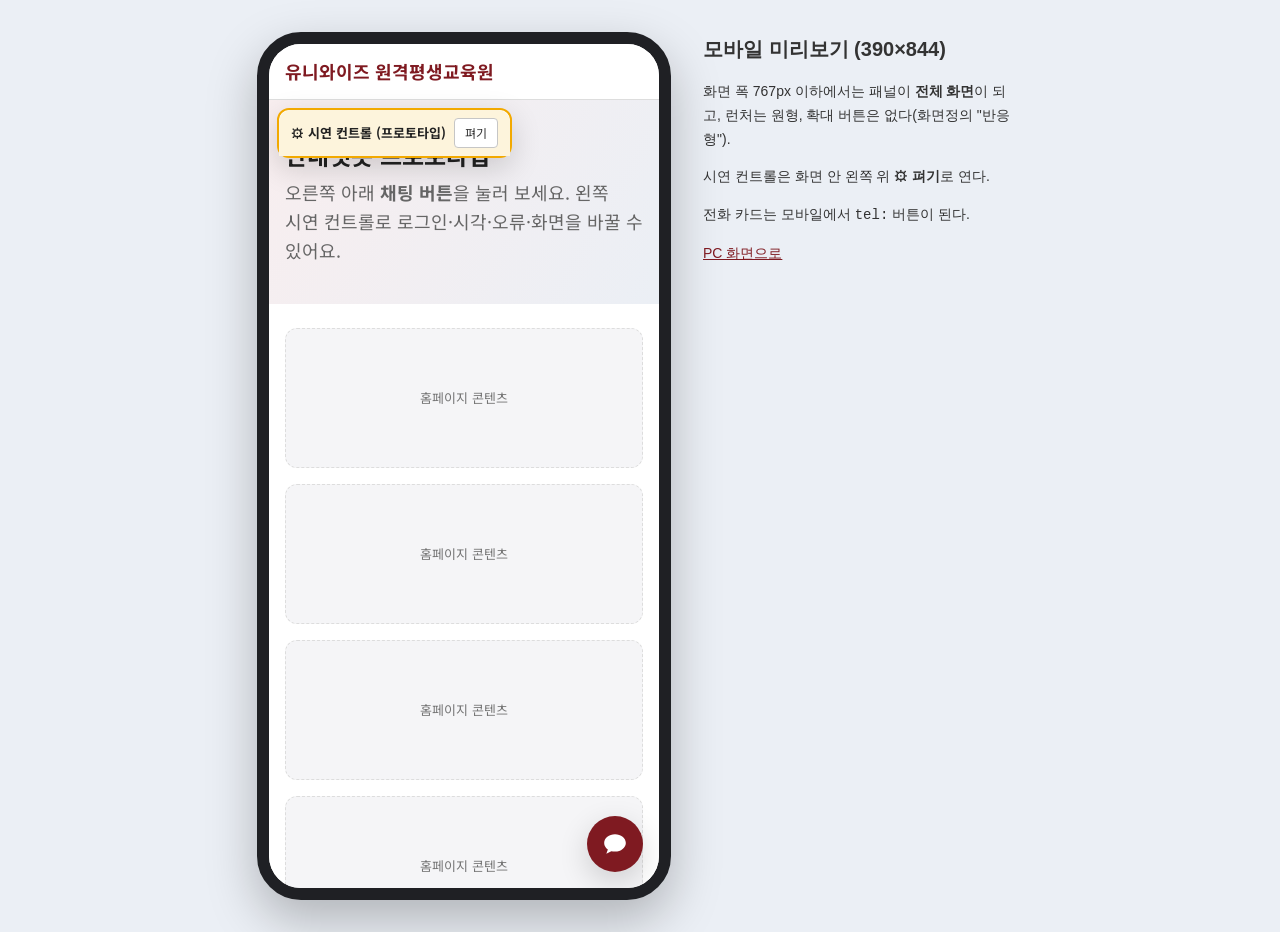
<file: file/uniai-chatbot-prototype/mobile.html>
<!doctype html>
<html lang="ko">
<head>
<meta charset="utf-8">
<meta name="viewport" content="width=device-width, initial-scale=1">
<meta name="color-scheme" content="light">
<title>안내챗봇 프로토타입 — 모바일</title>
<style>
  body { margin: 0; min-height: 100vh; display: flex; flex-wrap: wrap; align-items: flex-start; justify-content: center; gap: 32px; padding: 32px 16px; background: #EBEFF5; font-family: "Noto Sans KR", "Malgun Gothic", sans-serif; color: #333; box-sizing: border-box; }
  .phone { width: 390px; height: 844px; border: 12px solid #1F2024; border-radius: 44px; overflow: hidden; background: #fff; box-shadow: 0 20px 50px rgba(0,0,0,.25); }
  .phone iframe { width: 100%; height: 100%; border: 0; display: block; }
  .side { max-width: 320px; font-size: 14px; line-height: 1.7; }
  .side h1 { font-size: 20px; margin: 0 0 8px; }
  .side a { color: #7F1A21; }
</style>
</head>
<body>
  <div class="phone"><iframe src="index.html" title="모바일 화면(390×844)"></iframe></div>
  <div class="side">
    <h1>모바일 미리보기 (390×844)</h1>
    <p>화면 폭 767px 이하에서는 패널이 <b>전체 화면</b>이 되고, 런처는 원형, 확대 버튼은 없다(화면정의 "반응형").</p>
    <p>시연 컨트롤은 화면 안 왼쪽 위 <b>⚙ 펴기</b>로 연다.</p>
    <p>전화 카드는 모바일에서 <code>tel:</code> 버튼이 된다.</p>
    <p><a href="index.html">PC 화면으로</a></p>
  </div>
</body>
</html>
</file>
<file: file/uniai-chatbot-prototype/assets/css/unilms/tokens.css>
/* ==========================================================================
   common/tokens.css — 두 계열(홈페이지·강의실)이 같이 쓰는 기초 토큰
   - 색 팔레트·글꼴·간격·반경·그림자·레이아웃 값만 둔다.
   - 다크모드: 강의실 계열만. <html data-color-mode="auto|light|dark"> 가 있을 때만 켜진다.
     홈페이지 계열은 이 속성을 두지 않고 <meta name="color-scheme" content="light"> 로 밝은 화면 고정.
   - 출처: new.uniwise.kr (PC), new.uniwise.kr/mobi (모바일) 실측 2026-10-19
   ========================================================================== */
:root {
  /* ---- Brand: 역할 4개 ----------------------------------------------------
     primary   버건디  브랜드·주요 실행·선택 상태·가격      (현행 PC 주색)
     secondary 남색    구조(위치 띠·하단 바)·보조 실행      (현행 서브 띠)
     accent    금색    "눈에 띄어야 할 것" 한정: HOT·무료·마감임박·고객센터 번호
     danger    빨강    오류·실패에만. 브랜드 강조에 쓰지 않는다
     ----------------------------------------------------------------------- */
  --color-primary:        #7F1A21;
  --color-primary-hover:  #67151B;
  --color-primary-soft:   #F8EEEF;
  --color-primary-line:   #E6D3D5;

  --color-secondary:       #223757;
  --color-secondary-hover: #1A2B45;
  --color-secondary-soft:  #EBEFF5;

  --color-accent:         #F2A900;  /* 배경(위 글자는 --text-on-accent, 대비 7.9) 또는 어두운 바탕 위 강조 글자(버건디 위 5.0) — 흰 바탕 글자로는 쓰지 않는다 */
  --color-accent-soft:    #FDF4DC;

  /* ---- Neutral ---------------------------------------------------------- */
  --gray-900: #222222;
  --gray-800: #333333;  /* 본문 */
  --gray-700: #444444;
  --gray-600: #666666;
  --gray-500: #767676;  /* 흐린 글자 하한 (흰 배경 대비 4.5) */
  --gray-400: #999999;  /* 아이콘·비활성 (글자에 쓰지 않음) */
  --gray-300: #C6C6C6;
  --gray-200: #DDDDDD;  /* 기본 선 */
  --gray-150: #E8E8E8;
  --gray-100: #F2F2F2;
  --gray-50:  #F5F5F7;  /* 모바일 페이지 배경 */
  --color-white: #FFFFFF;
  --color-black: #000000;  /* 현행 GNB 글자 */

  /* ---- Semantic (흰 배경 글자 대비 4.5 이상) ------------------------------ */
  --color-success:      #1E8566;
  --color-success-soft: #E6F4EE;
  --color-warning:      #B45F06;
  --color-warning-soft: #FDF1E3;
  --color-danger:       #D32F2F;
  --color-danger-soft:  #FDECEC;

  /* ---- 의미 이름 (공통 요소는 이것만 쓴다. 다크모드에서 이 값만 바뀐다) ----
     components.css 는 --gray-* 를 직접 쓰지 않는다.                          */
  --text-strong:   var(--gray-900);
  --text:          var(--gray-800);
  --text-sub:      var(--gray-600);
  --text-muted:    var(--gray-500);
  --text-disabled: var(--gray-400);
  --text-inverse:  var(--color-white);   /* 색 바탕(주색 버튼·배지·툴팁) 위 글자 */
  --text-on-accent: var(--gray-900);     /* 금색 바탕 위 글자 */
  --icon-muted:    var(--gray-500);      /* 목록 점, 펼침 화살표 */
  --icon-faint:    var(--gray-300);      /* 빈 상태 그림 */

  --surface:          var(--color-white); /* 페이지·카드·모달 바탕 */
  --surface-alt:      var(--gray-50);     /* 옅은 구역 (검색 영역·항목 칸·안내 상자) */
  --surface-hover:    var(--gray-100);    /* 마우스 올림 */
  --surface-disabled: var(--gray-100);    /* 비활성 입력 */
  --surface-track:    var(--gray-150);    /* 진도 막대 바탕, 세그먼트 바탕 */
  --surface-inverse:  var(--gray-900);    /* 툴팁·토스트 */
  --surface-dark:     #3A3A3A;            /* 홈페이지 푸터 (다크 무관) */
  --overlay:          rgba(0, 0, 0, .5);  /* 모달 뒤 */

  --line:          var(--gray-200);  /* 기본 선 (상자 테두리) */
  --line-subtle:   var(--gray-150);  /* 상자 안 구분선 */
  --line-input:    #8C8C8C;          /* 입력칸·선택 상자 테두리 — 테두리가 입력칸의 경계라 흰 바탕 3:1 이상 (WCAG 1.4.11, 10-20 사용자) */
  --line-button:   var(--gray-300);  /* 글자가 있는 버튼·선 배지 테두리 (글자가 경계를 대신해 옅어도 됨) */
  --line-strong:   var(--gray-800);  /* 굵은 구분 (게시글 머리, FAQ 윗선), 입력 초점 */

  --color-neutral:       var(--gray-700);  /* 회색 버튼 (회원가입·검색) */
  --color-neutral-hover: var(--gray-900);
  --color-primary-text:   var(--color-primary);   /* 주색을 "글자"로 쓸 때 (다크에서 밝아짐) */
  --color-secondary-text: var(--color-secondary);
  --focus-ring:           #2563C9;   /* 키보드 초점 표시 (접근성 — 브랜드색과 구분되는 파랑) */
  /* 색 바탕(버건디 머리·남색 띠·어두운 푸터) 위 글자·선 — 흰색 단계. 그 영역에서는 --focus-ring 도 흰색으로 바꾼다 */
  --on-color:       #FFFFFF;
  --on-color-sub:   rgba(255, 255, 255, .72);
  --on-color-line:  rgba(255, 255, 255, .28);
  --on-color-hover: rgba(255, 255, 255, .12);
  --on-color-shade: rgba(0, 0, 0, .18);
  /* 선택 상자(.select) 화살표 — <select> 는 ::after 를 못 써서 mask+currentColor 대신 모드별 그림을 토큰으로 둔다 */
  --select-arrow: url("data:image/svg+xml,%3Csvg xmlns='http://www.w3.org/2000/svg' viewBox='0 0 24 24' fill='none' stroke='%23666' stroke-width='2.4' stroke-linecap='round' stroke-linejoin='round'%3E%3Cpath d='m6 9 6 6 6-6'/%3E%3C/svg%3E");

  color-scheme: light;

  /* ---- Typography ------------------------------------------------------- */
  --font-base: "Noto Sans KR", "Apple SD Gothic Neo", "Malgun Gothic", sans-serif;
  --fs-xs:   12px;
  --fs-sm:   13px;
  --fs-base: 15px;  /* 현행 PC 본문 */
  --fs-md:   16px;
  --fs-lg:   18px;
  --fs-xl:   20px;
  --fs-2xl:  24px;
  --fs-3xl:  28px;
  --fs-4xl:  36px;
  --fw-regular: 400;
  --fw-medium:  500;
  --fw-bold:    700;
  --lh-tight: 1.3;
  --lh-base:  1.6;
  --lh-read:  1.75;  /* 긴 글 읽기 (본문 게시글·안내문) */

  /* ---- Spacing (4px 단위) ----------------------------------------------- */
  --sp-1: 4px;  --sp-2: 8px;  --sp-3: 12px; --sp-4: 16px; --sp-5: 20px;
  --sp-6: 24px; --sp-8: 32px; --sp-10: 40px; --sp-12: 48px; --sp-16: 64px;

  /* ---- Radius / Shadow -------------------------------------------------- */
  --radius-sm:   4px;
  --radius-md:   8px;
  --radius-lg:   12px;
  --radius-pill: 999px;
  --shadow-sm: 0 1px 3px rgba(0, 0, 0, .08);
  --shadow-md: 0 4px 12px rgba(0, 0, 0, .08);
  --shadow-lg: 0 10px 30px rgba(0, 0, 0, .16);

  /* ---- Control size ----------------------------------------------------- */
  --ctl-h-sm: 32px;
  --ctl-h-md: 40px;  /* 현행 검색·로그인 버튼 높이 */
  --ctl-h-lg: 48px;

  /* ---- Layout ----------------------------------------------------------- */
  --container:     1100px;  /* 현행 .wrap */
  --gutter:        20px;
  --gutter-mobile: 16px;
  --header-h-mo:   72px;  /* 현행 모바일 헤더 */
  /* z-index: 상자 안 겹침(raised·cover) < 말풍선(tip·pop) < 붙는 바(sticky) < 화면 층(header~toast) */
  --z-raised: 1;    /* 옆 요소 위로 한 단계 (단계 번호·GNB 배지) */
  --z-cover:  2;    /* 상자 안을 덮는 안내 (가로 스크롤 안내) */
  --z-tip:    20;   /* 툴팁 말풍선 */
  --z-pop:    30;   /* 팝오버 */
  --z-sticky: 50;   /* 붙어 있는 바 (선택 바, 모바일 LNB 탭) */
  --z-header: 100;
  --z-popup:  200;
  --z-drawer: 300;
  --z-modal:  400;
  --z-toast:  500;
  --transition: .2s ease;

  /* ---- Breakpoint (미디어쿼리에는 변수를 못 써서 값만 기록) ---------------
     sm ~767 모바일 / md 768~1099 태블릿 / lg 1100~ PC
     -------------------------------------------------------------------- */
}

/* ==========================================================================
   다크모드 값 — 강의실 계열 전용
   data-color-mode="dark" 이거나, "auto" 이고 OS가 다크일 때. 두 블록 값은 같게 유지한다.
   (글자 대비는 모두 4.5 이상으로 맞춤. 금색 accent 는 그대로. 안내(info)는 남색 계열을 쓰므로 따로 없다)
   ========================================================================== */
:root[data-color-mode="dark"] {
  --text-strong: #F3F3F5;
  --text: #E3E4E7;
  --text-sub: #B7B9BE;
  --text-muted: #8F9298;
  --text-disabled: #5E6066;
  --icon-muted: #8F9298;
  --icon-faint: #4A4C52;
  --surface: #18191C;
  --surface-alt: #1F2024;
  --surface-hover: #2A2B30;
  --surface-disabled: #26272B;
  --surface-track: #303238;
  --surface-inverse: #3A3C42;
  --overlay: rgba(0, 0, 0, .65);
  --line: #34363B;
  --line-subtle: #2A2C30;
  --line-input: #6E717A;
  --line-button: #4A4C52;
  --line-strong: #C8CACF;
  --color-neutral: #45474E;
  --color-neutral-hover: #55585F;
  --color-primary: #A3303B;        /* 흰 글자 대비 6.9 */
  --color-primary-hover: #B53B46;
  --color-primary-soft: #3A1D21;
  --color-primary-line: #5C2A30;
  --color-primary-text: #F0939B;   /* 어두운 바탕 글자 대비 7.8 */
  --color-secondary: #3B5A8C;
  --color-secondary-hover: #4A6AA0;
  --color-secondary-soft: #1E2A3D;
  --color-secondary-text: #9DB6E0;
  --color-accent-soft: #3A2F12;
  --color-success: #4CC39A;  --color-success-soft: #12342A;
  --focus-ring: #79A8F5;
  --color-warning: #F2A65A;  --color-warning-soft: #3A2914;
  --color-danger: #FF7A7A;   --color-danger-soft: #3D1C1E;
  --shadow-sm: 0 1px 3px rgba(0, 0, 0, .4);
  --shadow-md: 0 4px 12px rgba(0, 0, 0, .4);
  --shadow-lg: 0 10px 30px rgba(0, 0, 0, .55);
  --select-arrow: url("data:image/svg+xml,%3Csvg xmlns='http://www.w3.org/2000/svg' viewBox='0 0 24 24' fill='none' stroke='%23B7B9BE' stroke-width='2.4' stroke-linecap='round' stroke-linejoin='round'%3E%3Cpath d='m6 9 6 6 6-6'/%3E%3C/svg%3E");
  color-scheme: dark;
}
@media (prefers-color-scheme: dark) {
  :root[data-color-mode="auto"] {
    --text-strong: #F3F3F5;
    --text: #E3E4E7;
    --text-sub: #B7B9BE;
    --text-muted: #8F9298;
    --text-disabled: #5E6066;
    --icon-muted: #8F9298;
    --icon-faint: #4A4C52;
    --surface: #18191C;
    --surface-alt: #1F2024;
    --surface-hover: #2A2B30;
    --surface-disabled: #26272B;
    --surface-track: #303238;
    --surface-inverse: #3A3C42;
    --overlay: rgba(0, 0, 0, .65);
    --line: #34363B;
    --line-subtle: #2A2C30;
    --line-input: #6E717A;
    --line-button: #4A4C52;
    --line-strong: #C8CACF;
    --color-neutral: #45474E;
    --color-neutral-hover: #55585F;
    --color-primary: #A3303B;        /* 흰 글자 대비 6.9 */
    --color-primary-hover: #B53B46;
    --color-primary-soft: #3A1D21;
    --color-primary-line: #5C2A30;
    --color-primary-text: #F0939B;   /* 어두운 바탕 글자 대비 7.8 */
    --color-secondary: #3B5A8C;
    --color-secondary-hover: #4A6AA0;
    --color-secondary-soft: #1E2A3D;
    --color-secondary-text: #9DB6E0;
    --color-accent-soft: #3A2F12;
    --color-success: #4CC39A;  --color-success-soft: #12342A;
    --focus-ring: #79A8F5;
    --color-warning: #F2A65A;  --color-warning-soft: #3A2914;
    --color-danger: #FF7A7A;   --color-danger-soft: #3D1C1E;
    --shadow-sm: 0 1px 3px rgba(0, 0, 0, .4);
    --shadow-md: 0 4px 12px rgba(0, 0, 0, .4);
    --shadow-lg: 0 10px 30px rgba(0, 0, 0, .55);
    --select-arrow: url("data:image/svg+xml,%3Csvg xmlns='http://www.w3.org/2000/svg' viewBox='0 0 24 24' fill='none' stroke='%23B7B9BE' stroke-width='2.4' stroke-linecap='round' stroke-linejoin='round'%3E%3Cpath d='m6 9 6 6 6-6'/%3E%3C/svg%3E");
    color-scheme: dark;
  }
}
</file>
<file: file/uniai-chatbot-prototype/assets/css/unilms/base.css>
/* ==========================================================================
   common/base.css — 리셋, 기본 타이포, 컨테이너, 아이콘, 최소 유틸리티 (두 계열 공통)
   ========================================================================== */
*, *::before, *::after { box-sizing: border-box; }
[hidden] { display: none !important; }   /* hidden 속성은 컴포넌트 display 보다 우선 */
html { -webkit-text-size-adjust: 100%; }
body {
  margin: 0;
  font-family: var(--font-base);
  font-size: var(--fs-base);
  line-height: var(--lh-base);
  color: var(--text);
  background: var(--surface);
  word-break: keep-all;
  overflow-wrap: anywhere;
}
h1, h2, h3, h4, h5, h6, p, ul, ol, dl, dd, figure { margin: 0; }
h1, h2, h3, h4, h5, h6 { line-height: var(--lh-tight); color: var(--text-strong); font-weight: var(--fw-bold); }
ul, ol { padding: 0; list-style: none; }
a { color: inherit; text-decoration: none; }
img, svg { display: block; max-width: 100%; }
button, input, select, textarea { font: inherit; color: inherit; }
button { cursor: pointer; background: none; border: 0; padding: 0; }
table { border-collapse: collapse; width: 100%; }
:focus-visible { outline: 2px solid var(--focus-ring); outline-offset: 2px; }

.container {
  width: 100%;
  max-width: calc(var(--container) + var(--gutter) * 2);
  margin: 0 auto;
  padding: 0 var(--gutter);
}
@media (max-width: 767px) {
  .container { padding: 0 var(--gutter-mobile); }
}

/* ---- 아이콘 (CSS mask, currentColor를 따름) ----------------------------- */
.ico {
  display: inline-block;
  width: 1.2em; height: 1.2em;
  flex: none;
  vertical-align: -0.2em;
  background-color: currentColor;
  -webkit-mask: var(--i) center / contain no-repeat;
          mask: var(--i) center / contain no-repeat;
}
.ico-home     { --i: url("data:image/svg+xml,%3Csvg xmlns='http://www.w3.org/2000/svg' viewBox='0 0 24 24'%3E%3Cpath d='M12 3 2 12h3v8h6v-6h2v6h6v-8h3z'/%3E%3C/svg%3E"); }
.ico-search   { --i: url("data:image/svg+xml,%3Csvg xmlns='http://www.w3.org/2000/svg' viewBox='0 0 24 24' fill='none' stroke='black' stroke-width='2.4' stroke-linecap='round'%3E%3Ccircle cx='10.5' cy='10.5' r='6.5'/%3E%3Cpath d='m20 20-4.5-4.5'/%3E%3C/svg%3E"); }
.ico-user     { --i: url("data:image/svg+xml,%3Csvg xmlns='http://www.w3.org/2000/svg' viewBox='0 0 24 24'%3E%3Ccircle cx='12' cy='8' r='4.5'/%3E%3Cpath d='M3 21c0-4.4 4-7.5 9-7.5s9 3.1 9 7.5z'/%3E%3C/svg%3E"); }
.ico-menu     { --i: url("data:image/svg+xml,%3Csvg xmlns='http://www.w3.org/2000/svg' viewBox='0 0 24 24' fill='none' stroke='black' stroke-width='2.2' stroke-linecap='round'%3E%3Cpath d='M4 6h16M4 12h16M4 18h16'/%3E%3C/svg%3E"); }
.ico-close    { --i: url("data:image/svg+xml,%3Csvg xmlns='http://www.w3.org/2000/svg' viewBox='0 0 24 24' fill='none' stroke='black' stroke-width='2.2' stroke-linecap='round'%3E%3Cpath d='M6 6l12 12M18 6 6 18'/%3E%3C/svg%3E"); }
.ico-chevron-right { --i: url("data:image/svg+xml,%3Csvg xmlns='http://www.w3.org/2000/svg' viewBox='0 0 24 24' fill='none' stroke='black' stroke-width='2.4' stroke-linecap='round' stroke-linejoin='round'%3E%3Cpath d='m9 5 7 7-7 7'/%3E%3C/svg%3E"); }
.ico-chevron-left  { --i: url("data:image/svg+xml,%3Csvg xmlns='http://www.w3.org/2000/svg' viewBox='0 0 24 24' fill='none' stroke='black' stroke-width='2.4' stroke-linecap='round' stroke-linejoin='round'%3E%3Cpath d='m15 5-7 7 7 7'/%3E%3C/svg%3E"); }
.ico-chevron-down  { --i: url("data:image/svg+xml,%3Csvg xmlns='http://www.w3.org/2000/svg' viewBox='0 0 24 24' fill='none' stroke='black' stroke-width='2.4' stroke-linecap='round' stroke-linejoin='round'%3E%3Cpath d='m5 9 7 7 7-7'/%3E%3C/svg%3E"); }
.ico-chevrons-left  { --i: url("data:image/svg+xml,%3Csvg xmlns='http://www.w3.org/2000/svg' viewBox='0 0 24 24' fill='none' stroke='black' stroke-width='2.4' stroke-linecap='round' stroke-linejoin='round'%3E%3Cpath d='m12 5-7 7 7 7M19 5l-7 7 7 7'/%3E%3C/svg%3E"); }
.ico-chevrons-right { --i: url("data:image/svg+xml,%3Csvg xmlns='http://www.w3.org/2000/svg' viewBox='0 0 24 24' fill='none' stroke='black' stroke-width='2.4' stroke-linecap='round' stroke-linejoin='round'%3E%3Cpath d='m5 5 7 7-7 7M12 5l7 7-7 7'/%3E%3C/svg%3E"); }
.ico-plus     { --i: url("data:image/svg+xml,%3Csvg xmlns='http://www.w3.org/2000/svg' viewBox='0 0 24 24' fill='none' stroke='black' stroke-width='2.4' stroke-linecap='round'%3E%3Cpath d='M12 5v14M5 12h14'/%3E%3C/svg%3E"); }
.ico-check    { --i: url("data:image/svg+xml,%3Csvg xmlns='http://www.w3.org/2000/svg' viewBox='0 0 24 24' fill='none' stroke='black' stroke-width='3' stroke-linecap='round' stroke-linejoin='round'%3E%3Cpath d='m5 12 5 5 9-10'/%3E%3C/svg%3E"); }
.ico-info     { --i: url("data:image/svg+xml,%3Csvg xmlns='http://www.w3.org/2000/svg' viewBox='0 0 24 24'%3E%3Cpath d='M12 2a10 10 0 1 0 0 20 10 10 0 0 0 0-20zm1 15h-2v-6h2zm0-8h-2V7h2z'/%3E%3C/svg%3E"); }
.ico-alert    { --i: url("data:image/svg+xml,%3Csvg xmlns='http://www.w3.org/2000/svg' viewBox='0 0 24 24'%3E%3Cpath d='M12 2 1 21h22zm1 16h-2v-2h2zm0-4h-2v-4h2z'/%3E%3C/svg%3E"); }
.ico-chat     { --i: url("data:image/svg+xml,%3Csvg xmlns='http://www.w3.org/2000/svg' viewBox='0 0 24 24'%3E%3Cpath d='M12 3C6.5 3 2 6.6 2 11c0 2.4 1.3 4.5 3.4 6L4 21l4.6-2.4c1.1.3 2.2.4 3.4.4 5.5 0 10-3.6 10-8s-4.5-8-10-8z'/%3E%3C/svg%3E"); }
.ico-cart     { --i: url("data:image/svg+xml,%3Csvg xmlns='http://www.w3.org/2000/svg' viewBox='0 0 24 24'%3E%3Cpath d='M7 18a2 2 0 1 0 0 4 2 2 0 0 0 0-4zm10 0a2 2 0 1 0 0 4 2 2 0 0 0 0-4zM1 2v2h2l3.6 7.6L5.2 14A2 2 0 0 0 7 17h12v-2H7.4l1.1-2h7.5c.8 0 1.4-.4 1.7-1l3.6-6.5A1 1 0 0 0 20.4 4H5.2l-.9-2z'/%3E%3C/svg%3E"); }
.ico-file     { --i: url("data:image/svg+xml,%3Csvg xmlns='http://www.w3.org/2000/svg' viewBox='0 0 24 24'%3E%3Cpath d='M14 2H6a2 2 0 0 0-2 2v16a2 2 0 0 0 2 2h12a2 2 0 0 0 2-2V8zm-1 7V3.5L18.5 9z'/%3E%3C/svg%3E"); }
.ico-calendar { --i: url("data:image/svg+xml,%3Csvg xmlns='http://www.w3.org/2000/svg' viewBox='0 0 24 24'%3E%3Cpath d='M19 4h-1V2h-2v2H8V2H6v2H5a2 2 0 0 0-2 2v14a2 2 0 0 0 2 2h14a2 2 0 0 0 2-2V6a2 2 0 0 0-2-2zm0 16H5V9h14z'/%3E%3C/svg%3E"); }
.ico-book     { --i: url("data:image/svg+xml,%3Csvg xmlns='http://www.w3.org/2000/svg' viewBox='0 0 24 24'%3E%3Cpath d='M21 4H14a3 3 0 0 0-2 .8A3 3 0 0 0 10 4H3v16h7a2 2 0 0 1 2 2 2 2 0 0 1 2-2h7zM11 18.5a3.9 3.9 0 0 0-1-.5H5V6h5a1 1 0 0 1 1 1zM19 18h-5a3.9 3.9 0 0 0-1 .5V7a1 1 0 0 1 1-1h5z'/%3E%3C/svg%3E"); }
.ico-cap      { --i: url("data:image/svg+xml,%3Csvg xmlns='http://www.w3.org/2000/svg' viewBox='0 0 24 24'%3E%3Cpath d='M12 3 1 9l11 6 9-4.9V17h2V9zM5 13.2v4L12 21l7-3.8v-4L12 17z'/%3E%3C/svg%3E"); }
.ico-question { --i: url("data:image/svg+xml,%3Csvg xmlns='http://www.w3.org/2000/svg' viewBox='0 0 24 24'%3E%3Cpath d='M12 2a10 10 0 1 0 0 20 10 10 0 0 0 0-20zm1 17h-2v-2h2zm2.1-7.7-.9.9c-.7.8-1.2 1.4-1.2 2.8h-2v-.5c0-1.1.4-2.1 1.2-2.8l1.2-1.3A2 2 0 0 0 12 7a2 2 0 0 0-2 2H8a4 4 0 0 1 8 0c0 .9-.4 1.7-.9 2.3z'/%3E%3C/svg%3E"); }
.ico-print    { --i: url("data:image/svg+xml,%3Csvg xmlns='http://www.w3.org/2000/svg' viewBox='0 0 24 24'%3E%3Cpath d='M19 8H5a3 3 0 0 0-3 3v6h4v4h12v-4h4v-6a3 3 0 0 0-3-3zm-3 11H8v-5h8zM18 3H6v4h12z'/%3E%3C/svg%3E"); }
.ico-mobile   { --i: url("data:image/svg+xml,%3Csvg xmlns='http://www.w3.org/2000/svg' viewBox='0 0 24 24'%3E%3Cpath d='M17 1H7a2 2 0 0 0-2 2v18a2 2 0 0 0 2 2h10a2 2 0 0 0 2-2V3a2 2 0 0 0-2-2zm0 18H7V5h10z'/%3E%3C/svg%3E"); }
.ico-monitor  { --i: url("data:image/svg+xml,%3Csvg xmlns='http://www.w3.org/2000/svg' viewBox='0 0 24 24'%3E%3Cpath d='M21 2H3a2 2 0 0 0-2 2v12a2 2 0 0 0 2 2h7v2H8v2h8v-2h-2v-2h7a2 2 0 0 0 2-2V4a2 2 0 0 0-2-2zm0 14H3V4h18z'/%3E%3C/svg%3E"); }
.ico-star     { --i: url("data:image/svg+xml,%3Csvg xmlns='http://www.w3.org/2000/svg' viewBox='0 0 24 24'%3E%3Cpath d='m12 17.3 6.2 3.7-1.6-7 5.4-4.7-7.1-.6L12 2 9.1 8.7 2 9.3l5.4 4.7-1.6 7z'/%3E%3C/svg%3E"); }
.ico-lock     { --i: url("data:image/svg+xml,%3Csvg xmlns='http://www.w3.org/2000/svg' viewBox='0 0 24 24'%3E%3Cpath d='M18 8h-1V6A5 5 0 0 0 7 6v2H6a2 2 0 0 0-2 2v10a2 2 0 0 0 2 2h12a2 2 0 0 0 2-2V10a2 2 0 0 0-2-2zM9 6a3 3 0 0 1 6 0v2H9z'/%3E%3C/svg%3E"); }
.ico-play        { --i: url("data:image/svg+xml,%3Csvg xmlns='http://www.w3.org/2000/svg' viewBox='0 0 24 24'%3E%3Cpath d='M7 4.5v15a1 1 0 0 0 1.5.9l12-7.5a1 1 0 0 0 0-1.8l-12-7.5A1 1 0 0 0 7 4.5z'/%3E%3C/svg%3E"); }
.ico-play-circle { --i: url("data:image/svg+xml,%3Csvg xmlns='http://www.w3.org/2000/svg' viewBox='0 0 24 24'%3E%3Cpath d='M12 2a10 10 0 1 0 0 20 10 10 0 0 0 0-20zm-2 14.5v-9l6 4.5z'/%3E%3C/svg%3E"); }
.ico-download    { --i: url("data:image/svg+xml,%3Csvg xmlns='http://www.w3.org/2000/svg' viewBox='0 0 24 24' fill='none' stroke='black' stroke-width='2.2' stroke-linecap='round' stroke-linejoin='round'%3E%3Cpath d='M12 4v11m-5-5 5 5 5-5M5 20h14'/%3E%3C/svg%3E"); }
.ico-upload      { --i: url("data:image/svg+xml,%3Csvg xmlns='http://www.w3.org/2000/svg' viewBox='0 0 24 24' fill='none' stroke='black' stroke-width='2.2' stroke-linecap='round' stroke-linejoin='round'%3E%3Cpath d='M12 16V5m-5 5 5-5 5 5M5 20h14'/%3E%3C/svg%3E"); }
.ico-external    { --i: url("data:image/svg+xml,%3Csvg xmlns='http://www.w3.org/2000/svg' viewBox='0 0 24 24' fill='none' stroke='black' stroke-width='2.2' stroke-linecap='round' stroke-linejoin='round'%3E%3Cpath d='M14 4h6v6M20 4l-9 9M18 14v5a1 1 0 0 1-1 1H5a1 1 0 0 1-1-1V7a1 1 0 0 1 1-1h5'/%3E%3C/svg%3E"); }
.ico-clock       { --i: url("data:image/svg+xml,%3Csvg xmlns='http://www.w3.org/2000/svg' viewBox='0 0 24 24' fill='none' stroke='black' stroke-width='2.4' stroke-linecap='round'%3E%3Ccircle cx='12' cy='12' r='9'/%3E%3Cpath d='M12 7v5l3 2'/%3E%3C/svg%3E"); }
.ico-pencil      { --i: url("data:image/svg+xml,%3Csvg xmlns='http://www.w3.org/2000/svg' viewBox='0 0 24 24'%3E%3Cpath d='M3 17.2V21h3.8L17.8 10l-3.8-3.8zM20.7 7a1 1 0 0 0 0-1.4l-2.3-2.3a1 1 0 0 0-1.4 0l-1.8 1.8 3.8 3.8z'/%3E%3C/svg%3E"); }
.ico-users       { --i: url("data:image/svg+xml,%3Csvg xmlns='http://www.w3.org/2000/svg' viewBox='0 0 24 24'%3E%3Ccircle cx='9' cy='8' r='4'/%3E%3Cpath d='M1 20c0-3.9 3.6-6.5 8-6.5s8 2.6 8 6.5zM16.5 4.2a4 4 0 0 1 0 7.6 9 9 0 0 1 6.5 8.2h-4.2c0-3.1-1.6-5.6-4-7.1a4 4 0 0 0 1.7-8.7z'/%3E%3C/svg%3E"); }
.ico-logout      { --i: url("data:image/svg+xml,%3Csvg xmlns='http://www.w3.org/2000/svg' viewBox='0 0 24 24' fill='none' stroke='black' stroke-width='2.2' stroke-linecap='round' stroke-linejoin='round'%3E%3Cpath d='M15 4h4a1 1 0 0 1 1 1v14a1 1 0 0 1-1 1h-4M10 8l-4 4 4 4M6 12h10'/%3E%3C/svg%3E"); }
.ico-moon        { --i: url("data:image/svg+xml,%3Csvg xmlns='http://www.w3.org/2000/svg' viewBox='0 0 24 24'%3E%3Cpath d='M20.5 14.6A8.5 8.5 0 0 1 9.4 3.5a8.5 8.5 0 1 0 11.1 11.1z'/%3E%3C/svg%3E"); }
.ico-sun         { --i: url("data:image/svg+xml,%3Csvg xmlns='http://www.w3.org/2000/svg' viewBox='0 0 24 24' fill='none' stroke='black' stroke-width='2.2' stroke-linecap='round'%3E%3Ccircle cx='12' cy='12' r='4.2' fill='black'/%3E%3Cpath d='M12 2v2.5M12 19.5V22M2 12h2.5M19.5 12H22M4.9 4.9l1.8 1.8M17.3 17.3l1.8 1.8M4.9 19.1l1.8-1.8M17.3 6.7l1.8-1.8'/%3E%3C/svg%3E"); }
.ico-image      { --i: url("data:image/svg+xml,%3Csvg xmlns='http://www.w3.org/2000/svg' viewBox='0 0 24 24' fill='none' stroke='black' stroke-width='2' stroke-linejoin='round'%3E%3Crect x='3' y='4' width='18' height='16' rx='2'/%3E%3Ccircle cx='8.5' cy='9.5' r='1.6' fill='black' stroke='none'/%3E%3Cpath d='m21 16-5-5-9 9'/%3E%3C/svg%3E"); }   /* 첨부 이미지 (게시글 첨부 줄) */
.ico-ticket      { --i: url("data:image/svg+xml,%3Csvg xmlns='http://www.w3.org/2000/svg' viewBox='0 0 24 24' fill='none' stroke='%23000' stroke-width='2' stroke-linecap='round' stroke-linejoin='round'%3E%3Cpath d='M3 7a2 2 0 0 1 2-2h14a2 2 0 0 1 2 2v3a2 2 0 0 0 0 4v3a2 2 0 0 1-2 2H5a2 2 0 0 1-2-2v-3a2 2 0 0 0 0-4z'/%3E%3Cpath d='M14 5v2M14 11v2M14 17v2'/%3E%3C/svg%3E"); }   /* 쿠폰 */
/* 결제 수단 */
.ico-card       { --i: url("data:image/svg+xml,%3Csvg xmlns='http://www.w3.org/2000/svg' viewBox='0 0 24 24' fill='none' stroke='black' stroke-width='2' stroke-linecap='round' stroke-linejoin='round'%3E%3Crect x='2.5' y='5' width='19' height='14' rx='2'/%3E%3Cpath d='M2.5 10h19M6 15h4'/%3E%3C/svg%3E"); }
.ico-transfer   { --i: url("data:image/svg+xml,%3Csvg xmlns='http://www.w3.org/2000/svg' viewBox='0 0 24 24' fill='none' stroke='black' stroke-width='1.8' stroke-linecap='round' stroke-linejoin='round'%3E%3Cpath d='M5 4.5h14M7.5 2 5 4.5 7.5 7M16.5 2 19 4.5 16.5 7M1.5 12.5 6 10l4.5 2.5M3 13v6M6 13v6M9 13v6M1.5 21h9M13.5 12.5 18 10l4.5 2.5M15 13v6M18 13v6M21 13v6M13.5 21h9'/%3E%3C/svg%3E"); }   /* 계좌이체: 은행 ⇄ 은행 */
.ico-cash       { --i: url("data:image/svg+xml,%3Csvg xmlns='http://www.w3.org/2000/svg' viewBox='0 0 24 24' fill='none' stroke='black' stroke-width='2' stroke-linecap='round' stroke-linejoin='round'%3E%3Crect x='2' y='5' width='20' height='14' rx='2'/%3E%3Cpath d='m7.5 9 1.6 6 2.9-5 2.9 5 1.6-6M7 11.5h10'/%3E%3C/svg%3E"); }   /* 현금: 지폐 + ₩ */
.ico-sm { width: 16px; height: 16px; }
.ico-lg { width: 28px; height: 28px; }

/* ---- 유틸리티 (최소한만) ----------------------------------------------- */
.sr-only {
  position: absolute; width: 1px; height: 1px; padding: 0; margin: -1px;
  overflow: hidden; clip: rect(0, 0, 0, 0); white-space: nowrap; border: 0;
}
/* 본문 바로가기: 평소 숨고 키보드 초점이 오면 왼쪽 위에 보인다 (<a class="skip-link" href="#main">) */
.skip-link { position: absolute; top: var(--sp-2); left: var(--sp-2); z-index: var(--z-toast); padding: var(--sp-2) var(--sp-4); border-radius: var(--radius-sm); background: var(--surface-inverse); color: var(--text-inverse); font-weight: var(--fw-bold); transform: translateY(-200%); }
.skip-link:focus { transform: none; }
.text-primary { color: var(--color-primary-text); }
.text-danger  { color: var(--color-danger); }
.text-warning { color: var(--color-warning); }
.text-success { color: var(--color-success); }
.text-sub     { color: var(--text-sub); }
.text-muted   { color: var(--text-muted); }
.text-bold    { font-weight: var(--fw-bold); }
.text-center  { text-align: center; }
.text-right   { text-align: right; }
.ellipsis     { overflow: hidden; white-space: nowrap; text-overflow: ellipsis; }
.stack        { display: flex; flex-direction: column; gap: var(--sp-4); }
.inline       { display: flex; flex-wrap: wrap; align-items: center; gap: var(--sp-2); }
.mt-0 { margin-top: 0 !important; }
.mt-2 { margin-top: var(--sp-2) !important; }
.mt-3 { margin-top: var(--sp-3) !important; }
.mt-4 { margin-top: var(--sp-4) !important; }
.mt-6 { margin-top: var(--sp-6) !important; }
.mt-8 { margin-top: var(--sp-8) !important; }
@media (max-width: 767px) { .hide-sm { display: none !important; } }
@media (min-width: 768px) { .only-sm { display: none !important; } }
</file>
<file: file/uniai-chatbot-prototype/assets/css/unilms/components.css>
/* ==========================================================================
   common/components.css — 공통 요소 (홈페이지·강의실이 같이 쓴다)
   - 화면 틀(헤더·메뉴·위치 띠)은 계열별 layout.css 에 둔다.
   - 메인에서만 쓰는 것(Best 과정 카드 등)은 main-*.css 에 둔다.
   명명: 블록 .btn / 요소 .card__title / 변형 .btn--primary / 상태 .is-active
   목차
     A 액션      Button · Button area
     B 탐색      Tabs · Breadcrumb · Pagination · Stepper
     C 입력      Form · Input · Check/Radio/Switch · Choice · Segment · File · Range
                 Search box · Agree
     D 데이터    Table · Key-value table · Post view · Badge · Status · Card · Post list
                 Progress · Accordion · Empty
     E 안내      Notice · Guide box · Modal · Toast · Tooltip
     F 본문      Page head · Section head · Content headings · Lists
     G 요약·현황  Facts · Todo list
   ========================================================================== */

/* ==========================================================================
   A. 액션
   ========================================================================== */
.btn {
  --btn-bg: var(--surface);
  --btn-fg: var(--text);
  --btn-bd: var(--line-button);
  --btn-bg-hover: var(--surface-hover);
  display: inline-flex; align-items: center; justify-content: center; gap: var(--sp-1);
  height: var(--ctl-h-md); padding: 0 var(--sp-5);
  border: 1px solid var(--btn-bd); border-radius: var(--radius-sm);
  background: var(--btn-bg); color: var(--btn-fg);
  font-size: var(--fs-base); font-weight: var(--fw-medium); white-space: nowrap;
  transition: background-color var(--transition), border-color var(--transition), color var(--transition);
}
.btn:hover { background: var(--btn-bg-hover); }
.btn--primary   { --btn-bg: var(--color-primary);   --btn-fg: var(--text-inverse); --btn-bd: var(--color-primary);   --btn-bg-hover: var(--color-primary-hover); }
.btn--secondary { --btn-bg: var(--color-secondary); --btn-fg: var(--text-inverse); --btn-bd: var(--color-secondary); --btn-bg-hover: var(--color-secondary-hover); }
.btn--dark      { --btn-bg: var(--color-neutral);   --btn-fg: var(--text-inverse); --btn-bd: var(--color-neutral);   --btn-bg-hover: var(--color-neutral-hover); }
.btn--outline   { --btn-fg: var(--color-primary-text); --btn-bd: var(--color-primary); --btn-bg-hover: var(--color-primary-soft); }
.btn--ghost     { --btn-bd: transparent; --btn-bg: transparent; }
.btn--link      { --btn-bd: transparent; --btn-bg: transparent; --btn-bg-hover: transparent; height: auto; padding: 0; color: var(--text-sub); font-weight: var(--fw-regular); }
.btn--link:hover { color: var(--text-strong); text-decoration: underline; text-underline-offset: 3px; }
.btn--underline { text-decoration: underline; text-underline-offset: 3px; }   /* 늘 밑줄인 글자 버튼 (.btn--link 와 같이: 내용보기·로그아웃·회원탈퇴). 동의 줄은 마크업에 .btn--underline 이 붙으면 뒤 선택자를 뺀다 */
.btn--sm    { height: var(--ctl-h-sm); padding: 0 var(--sp-3); font-size: var(--fs-sm); }
.btn--lg    { height: var(--ctl-h-lg); padding: 0 var(--sp-8); font-size: var(--fs-md); font-weight: var(--fw-bold); }
.btn--xl    { height: 64px; min-width: 320px; padding: 0 var(--sp-12); border-radius: var(--radius-md); font-size: var(--fs-xl); font-weight: var(--fw-bold); }
.btn--pill  { border-radius: var(--radius-pill); }
.btn--block { display: flex; width: 100%; }
.btn--icon  { width: var(--ctl-h-md); padding: 0; }
.btn--icon.btn--sm { width: var(--ctl-h-sm); }
.btn:disabled, .btn.is-disabled { --btn-bg: var(--surface-disabled); --btn-fg: var(--text-disabled); --btn-bd: var(--line); --btn-bg-hover: var(--surface-disabled); cursor: not-allowed; }
.btn.is-loading { position: relative; color: transparent; pointer-events: none; }
.btn.is-loading::after { content: ""; position: absolute; width: 16px; height: 16px; border: 2px solid var(--btn-fg); border-right-color: transparent; border-radius: 50%; animation: spin .7s linear infinite; }
@keyframes spin { to { transform: rotate(360deg); } }
@media (max-width: 767px) { .btn--xl { width: 100%; min-width: 0; height: 56px; font-size: var(--fs-lg); } }

.btn-area { display: flex; flex-wrap: wrap; gap: var(--sp-2); margin-top: var(--sp-6); }
.btn-area--center  { justify-content: center; margin-top: var(--sp-10); }
.btn-area--right   { justify-content: flex-end; }
.btn-area--between { justify-content: space-between; }
@media (max-width: 767px) { .btn-area--center > .btn { flex: 1; } }

/* ==========================================================================
   B. 탐색
   ========================================================================== */
/* 탭: 한 종류. 화면 안 내용 전환과 페이지 하위 메뉴 이동 모두 이것.
   --fill: 칸을 균등하게 채움 (학사/전문학사처럼 2~4개일 때) */
.tabs { display: flex; gap: var(--sp-6); border-bottom: 1px solid var(--line); overflow-x: auto; scrollbar-width: none; }
.tabs::-webkit-scrollbar { display: none; }
.tabs__item { position: relative; flex: none; padding: var(--sp-3) var(--sp-1); color: var(--text-muted); font-size: var(--fs-md); font-weight: var(--fw-medium); white-space: nowrap; text-align: center; }
.tabs__item:hover { color: var(--text); }
.tabs__item.is-active { color: var(--color-primary-text); font-weight: var(--fw-bold); }
.tabs__item.is-active::after { content: ""; position: absolute; left: 0; right: 0; bottom: -1px; height: 3px; background: var(--color-primary); }
.tabs--fill { gap: 0; }
.tabs--fill .tabs__item { flex: 1 0 auto; padding: var(--sp-4) var(--sp-4); font-size: var(--fs-lg); }
.tabs__sub { display: block; margin-top: 2px; color: var(--text-muted); font-size: var(--fs-xs); font-weight: var(--fw-regular); } /* 탭 아래 작은 설명 (개강일 등) */
.tabs__item.is-active .tabs__sub { color: var(--color-primary-text); }
.tab-panel { display: none; padding-top: var(--sp-6); }
.tab-panel.is-active { display: block; }

/* Breadcrumb */
.breadcrumb { display: flex; flex-wrap: wrap; align-items: center; gap: var(--sp-1); font-size: var(--fs-sm); color: var(--text-muted); }
.breadcrumb__item { display: inline-flex; align-items: center; gap: var(--sp-1); }
.breadcrumb__item + .breadcrumb__item::before { content: ""; width: 12px; height: 12px; background: currentColor; opacity: .6;
  -webkit-mask: url("data:image/svg+xml,%3Csvg xmlns='http://www.w3.org/2000/svg' viewBox='0 0 24 24' fill='none' stroke='black' stroke-width='2.4' stroke-linecap='round' stroke-linejoin='round'%3E%3Cpath d='m9 5 7 7-7 7'/%3E%3C/svg%3E") center/contain no-repeat;
          mask: url("data:image/svg+xml,%3Csvg xmlns='http://www.w3.org/2000/svg' viewBox='0 0 24 24' fill='none' stroke='black' stroke-width='2.4' stroke-linecap='round' stroke-linejoin='round'%3E%3Cpath d='m9 5 7 7-7 7'/%3E%3C/svg%3E") center/contain no-repeat; }
.breadcrumb__item a:hover { color: var(--text); text-decoration: underline; }
.breadcrumb__item[aria-current] { color: var(--text); font-weight: var(--fw-medium); }

/* Pagination */
.pagination { display: flex; justify-content: center; align-items: center; gap: var(--sp-1); margin-top: var(--sp-8); }
.pagination__item { display: inline-flex; align-items: center; justify-content: center; min-width: 34px; height: 34px; padding: 0 var(--sp-1); border: 1px solid transparent; border-radius: var(--radius-sm); color: var(--text-sub); font-size: var(--fs-sm); }
.pagination__item:hover { background: var(--surface-hover); color: var(--text); }
.pagination__item.is-active { background: var(--color-primary); color: var(--text-inverse); font-weight: var(--fw-bold); }
.pagination__item--nav { border-color: var(--line); color: var(--text-muted); }
.pagination__item.is-disabled { color: var(--text-disabled); pointer-events: none; }
.pagination__info { display: none; padding: 0 var(--sp-3); font-size: var(--fs-sm); color: var(--text-sub); }
.pagination__info strong { color: var(--color-primary-text); }
@media (max-width: 767px) {
  .pagination__item--edge, .pagination__item:not(.pagination__item--nav) { display: none; }
  .pagination__info { display: inline; }
}

/* Stepper */
.stepper { display: flex; }
.stepper__item { position: relative; flex: 1; display: flex; flex-direction: column; align-items: center; gap: var(--sp-2); text-align: center; color: var(--text-muted); font-size: var(--fs-sm); }
.stepper__item::before { content: ""; position: absolute; top: 17px; right: 50%; width: 100%; height: 2px; background: var(--line); }
.stepper__item:first-child::before { display: none; }
.stepper__num { position: relative; z-index: var(--z-raised); display: inline-flex; align-items: center; justify-content: center; width: 36px; height: 36px; border: 2px solid var(--line); border-radius: 50%; background: var(--surface); font-weight: var(--fw-bold); color: var(--text-disabled); }
.stepper__item.is-done { color: var(--text-sub); }
.stepper__item.is-done::before, .stepper__item.is-current::before { background: var(--color-primary); }
.stepper__item.is-done .stepper__num { border-color: var(--color-primary); background: var(--color-primary); color: transparent; }
.stepper__item.is-done .stepper__num::after { content: ""; position: absolute; inset: 9px; background: var(--text-inverse);
  -webkit-mask: url("data:image/svg+xml,%3Csvg xmlns='http://www.w3.org/2000/svg' viewBox='0 0 24 24' fill='none' stroke='black' stroke-width='3' stroke-linecap='round' stroke-linejoin='round'%3E%3Cpath d='m5 12 5 5 9-10'/%3E%3C/svg%3E") center/contain no-repeat;
          mask: url("data:image/svg+xml,%3Csvg xmlns='http://www.w3.org/2000/svg' viewBox='0 0 24 24' fill='none' stroke='black' stroke-width='3' stroke-linecap='round' stroke-linejoin='round'%3E%3Cpath d='m5 12 5 5 9-10'/%3E%3C/svg%3E") center/contain no-repeat; }
.stepper__item.is-current { color: var(--color-primary-text); font-weight: var(--fw-bold); }
.stepper__item.is-current .stepper__num { border-color: var(--color-primary); color: var(--color-primary-text); box-shadow: 0 0 0 4px var(--color-primary-soft); }
@media (max-width: 767px) {
  .stepper__item:not(.is-current) .stepper__label { display: none; }
  .stepper__num { width: 28px; height: 28px; font-size: var(--fs-sm); }
  .stepper__item::before { top: 13px; }
  .stepper__item.is-done .stepper__num::after { inset: 7px; }
}

/* ==========================================================================
   C. 입력
   ========================================================================== */

.input, .select, .textarea { width: 100%; height: var(--ctl-h-md); padding: 0 var(--sp-3); border: 1px solid var(--line-input); border-radius: var(--radius-sm); background: var(--surface); color: var(--text); font-size: var(--fs-base); transition: border-color var(--transition); }
.input::placeholder, .textarea::placeholder { color: var(--text-disabled); }
.input:focus, .select:focus, .textarea:focus { outline: 0; border-color: var(--line-strong); }
.input:disabled, .select:disabled, .textarea:disabled, .input[readonly] { background: var(--surface-disabled); color: var(--text-muted); }
.textarea { height: auto; min-height: 120px; padding: var(--sp-3); resize: vertical; line-height: var(--lh-base); }
.select { appearance: none; padding-right: 36px; background: var(--surface) var(--select-arrow) right 12px center / 14px no-repeat; }   /* 화살표는 tokens --select-arrow (다크 값 따로) */
.input--sm, .select--sm { height: var(--ctl-h-sm); font-size: var(--fs-sm); }

.input-group { display: flex; gap: var(--sp-2); }
.input-group > .input, .input-group > .select { flex: 1; min-width: 0; }
.input-group > .btn { flex: none; }

/* 첨부 (파일 입력은 이것 하나. 1개만 받으면 data-max="1"): 끌어다 놓기 한 줄 + 파일 칩. 가득 차면(.is-full) 놓는 칸을 숨긴다 */
.upload { display: flex; flex-direction: column; gap: var(--sp-2); }
.upload__drop { position: relative; display: flex; align-items: center; gap: var(--sp-3); padding: var(--sp-3) var(--sp-4); border: 1px dashed var(--line-input); border-radius: var(--radius-md); background: var(--surface-alt); color: var(--text-sub); font-size: var(--fs-sm); cursor: pointer; transition: border-color var(--transition), background var(--transition); }
.upload__drop:hover, .upload.is-over .upload__drop { border-color: var(--color-primary); background: var(--color-primary-soft); color: var(--color-primary-text); }
.upload__drop:focus-within { outline: 2px solid var(--focus-ring); outline-offset: 2px; }
.upload__drop > .ico { width: 22px; height: 22px; color: var(--icon-muted); }
.upload.is-over .upload__drop > .ico, .upload__drop:hover > .ico { color: inherit; }
.upload__input { position: absolute; width: 1px; height: 1px; opacity: 0; }
.upload__text { display: flex; flex-wrap: wrap; align-items: baseline; gap: 0 var(--sp-3); }
.upload__text strong { color: var(--text); font-weight: var(--fw-medium); }
.upload__hint { color: var(--text-muted); font-size: var(--fs-xs); }
.upload.is-full .upload__drop { display: none; }
.upload__list { display: flex; flex-wrap: wrap; gap: var(--sp-2); }
.upload__list:empty { display: none; }
.upload__chip { display: inline-flex; align-items: center; gap: var(--sp-2); max-width: 100%; height: 32px; padding: 0 var(--sp-1) 0 var(--sp-3); border: 1px solid var(--line); border-radius: var(--radius-pill); background: var(--surface); font-size: var(--fs-sm); }
.upload__chip > .ico { color: var(--icon-muted); }
.upload__name { overflow: hidden; color: var(--text); white-space: nowrap; text-overflow: ellipsis; }
.upload__size { flex: none; color: var(--text-muted); font-size: var(--fs-xs); }
.upload__remove { display: inline-flex; align-items: center; justify-content: center; flex: none; width: 24px; height: 24px; border-radius: 50%; color: var(--text-muted); }
.upload__remove:hover { background: var(--surface-hover); color: var(--color-danger); }
.upload--compact .upload__drop { padding: var(--sp-2) var(--sp-3); }

/* 에디터: 툴바 + 편집 칸. 라이브러리를 정하면 툴바 모양을 여기에 맞춘다 */
.editor { border: 1px solid var(--line-input); border-radius: var(--radius-sm); background: var(--surface); transition: border-color var(--transition); }
.editor:focus-within { border-color: var(--line-strong); }
.editor__toolbar { display: flex; flex-wrap: wrap; align-items: center; gap: 2px; padding: var(--sp-1); border-bottom: 1px solid var(--line-subtle); background: var(--surface-alt); border-radius: var(--radius-sm) var(--radius-sm) 0 0; }
.editor__btn { display: inline-flex; align-items: center; justify-content: center; min-width: 30px; height: 30px; padding: 0 var(--sp-1); border-radius: var(--radius-sm); color: var(--text-sub); font-size: var(--fs-sm); }
.editor__btn:hover { background: var(--surface-hover); color: var(--text); }
.editor__sep { width: 1px; height: 18px; margin: 0 var(--sp-1); background: var(--line); }
.editor__area { min-height: calc(var(--rows, 12) * var(--lh-read) * 1em); padding: var(--sp-3) var(--sp-4); color: var(--text); line-height: var(--lh-read); outline: 0; overflow-wrap: anywhere; }
.editor--rows-5 { --rows: 5; }
.editor--rows-12 { --rows: 12; }
.editor__area:empty::before { content: attr(data-placeholder); color: var(--text-disabled); pointer-events: none; }
.editor__area ul { padding-left: 1.4em; list-style: disc; }
.editor__area ol { padding-left: 1.4em; list-style: decimal; }
.range { display: flex; align-items: center; gap: var(--sp-2); }
.range > .input { flex: 1; min-width: 0; }
.range__sep { color: var(--text-muted); }

/* 체크·라디오·스위치 */
.check, .radio { position: relative; display: inline-flex; align-items: center; gap: var(--sp-2); font-size: var(--fs-base); cursor: pointer; }
.check input, .radio input { position: absolute; width: 0; height: 0; opacity: 0; }
.check__box, .radio__box { flex: none; width: 20px; height: 20px; border: 1px solid var(--line-input); background: var(--surface); transition: all var(--transition); }
.check__box { border-radius: var(--radius-sm); }
.radio__box { border-radius: 50%; }
.check input:checked + .check__box { border-color: var(--color-primary); background: var(--color-primary) url("data:image/svg+xml,%3Csvg xmlns='http://www.w3.org/2000/svg' viewBox='0 0 24 24' fill='none' stroke='white' stroke-width='3.2' stroke-linecap='round' stroke-linejoin='round'%3E%3Cpath d='m5 12 5 5 9-10'/%3E%3C/svg%3E") center/14px no-repeat; }
.radio input:checked + .radio__box { border: 6px solid var(--color-primary); }
.check input:focus-visible + .check__box, .radio input:focus-visible + .radio__box { outline: 2px solid var(--focus-ring); outline-offset: 2px; }
.check input:disabled + .check__box, .radio input:disabled + .radio__box { background: var(--surface-disabled); border-color: var(--line); }
.check:has(input:disabled), .radio:has(input:disabled) { color: var(--text-muted); cursor: not-allowed; }
.check-group { display: flex; flex-wrap: wrap; gap: var(--sp-2) var(--sp-6); }
.switch { display: inline-flex; align-items: center; gap: var(--sp-2); cursor: pointer; }
.switch input { position: absolute; opacity: 0; }
.switch__track { position: relative; width: 44px; height: 24px; border-radius: var(--radius-pill); background: var(--line-input); transition: background var(--transition); }
.switch__track::after { content: ""; position: absolute; top: 3px; left: 3px; width: 18px; height: 18px; border-radius: 50%; background: var(--surface); box-shadow: var(--shadow-sm); transition: transform var(--transition); }
.switch input:checked + .switch__track { background: var(--color-primary); }
.switch input:checked + .switch__track::after { transform: translateX(20px); }

/* 선택 카드: 설명이 붙는 큰 라디오 (과정 구분·결제 수단). 값을 고르는 입력이다 — 화면 전환은 탭 */
.choice-group { display: grid; grid-template-columns: repeat(auto-fit, minmax(160px, 1fr)); gap: var(--sp-2); }
.choice { position: relative; display: flex; flex-direction: column; align-items: center; justify-content: center; gap: 2px; min-height: 72px; padding: var(--sp-3); border: 1px solid var(--line-input); border-radius: var(--radius-md); background: var(--surface); text-align: center; cursor: pointer; transition: all var(--transition); }
.choice input { position: absolute; opacity: 0; }
.choice__title { font-weight: var(--fw-bold); color: var(--text-strong); }
.choice__desc { font-size: var(--fs-xs); color: var(--text-muted); }
.choice:hover { border-color: var(--icon-muted); }
.choice:has(input:checked) { border-color: var(--color-primary); background: var(--color-primary); }
.choice:has(input:checked) .choice__title, .choice:has(input:checked) .choice__desc { color: var(--text-inverse); }
.choice:has(input:focus-visible) { outline: 2px solid var(--focus-ring); outline-offset: 2px; }
.choice__icon { width: 28px; height: 28px; margin-bottom: 4px; color: var(--icon-muted); }
.choice:has(input:checked) .choice__icon { color: var(--text-inverse); }
/* --row: 보기가 3개 안팎이면 모바일에서도 한 줄 (결제 수단) */
.choice-group--row { grid-template-columns: repeat(auto-fit, minmax(0, 1fr)); }
@media (max-width: 767px) { .choice-group--row .choice { min-height: 88px; padding: var(--sp-2); } .choice-group--row .choice__title { font-size: var(--fs-sm); line-height: var(--lh-tight); } }

/* 세그먼트: 짧은 보기를 하나 고르는 필터 (기간·정렬·보기 방식). 목록 상단 검색에 쓴다 */
.segment { display: inline-flex; padding: 3px; border-radius: var(--radius-pill); background: var(--surface-track); }
.segment__item { padding: 6px var(--sp-4); border-radius: var(--radius-pill); color: var(--text-sub); font-size: var(--fs-sm); white-space: nowrap; }
.segment__item:hover { color: var(--text); }
.segment__item.is-active { background: var(--surface); color: var(--text-strong); font-weight: var(--fw-bold); box-shadow: var(--shadow-sm); }
@media (max-width: 767px) { .segment { max-width: 100%; overflow-x: auto; scrollbar-width: none; } .segment::-webkit-scrollbar { display: none; } .segment__item { padding: 6px var(--sp-3); } }

/* 선택지 격자: 보기가 많은 단일 선택 (전공 29개 등). 라디오와 같은 동작.
   모바일에서 .option-grid--fold 는 3줄만 보이고 [data-fold-toggle] 버튼으로 전체를 편다 */
.option-grid { display: grid; grid-template-columns: repeat(auto-fill, minmax(112px, 1fr)); gap: 6px; }
.option { position: relative; display: flex; }
.option input { position: absolute; opacity: 0; }
.option__label { display: flex; flex: 1; align-items: center; justify-content: center; min-height: 36px; padding: 4px var(--sp-2); border: 1px solid var(--line-input); border-radius: var(--radius-sm); background: var(--surface); color: var(--text-sub); font-size: var(--fs-sm); text-align: center; cursor: pointer; transition: all var(--transition); }
.option__label:hover { border-color: var(--icon-muted); color: var(--text); }
.option input:checked + .option__label { border-color: var(--color-primary); background: var(--color-primary); color: var(--text-inverse); font-weight: var(--fw-medium); }
.option input:focus-visible + .option__label { outline: 2px solid var(--focus-ring); outline-offset: 2px; }
.option-fold-btn { display: none; }
@media (max-width: 767px) {
  .option-grid { grid-template-columns: repeat(3, 1fr); }
  .option-grid--fold.is-folded .option:nth-child(n+10) { display: none; }
  .option-fold-btn { display: flex; width: 100%; margin-top: var(--sp-2); }
}

/* 검색 영역 ----------------------------------------------------------------
   두 가지. 칸 안에 들어가는 요소는 모두 폼 요소 그대로 쓴다 (input·select·range·check·radio·segment·time).
   검색 전용 입력 요소는 따로 만들지 않는다 — 배치만 다르다.
   .search-box    한 줄 검색 (구분 + 검색어). 게시판 목록
   .search-panel  조건이 여러 줄인 상세 검색 (기간·상태·유형 …). 신청 내역·수강 내역·관리 목록
   ------------------------------------------------------------------------ */
.search-box { display: flex; flex-wrap: wrap; align-items: center; justify-content: center; gap: var(--sp-2); padding: var(--sp-5); border-radius: var(--radius-md); background: var(--surface-alt); }
.search-box .select { width: 120px; }
.search-box .input { width: 320px; }
.search-box--wide .input { width: 560px; max-width: 100%; }   /* 구분 선택 없이 검색어만 */
@media (max-width: 767px) {
  .search-box { padding: var(--sp-3); }
  .search-box .select { flex: none; width: 96px; }
  .search-box .input { flex: 1; width: auto; min-width: 0; }
}

/* 상세 검색: 조건 줄(.search-panel__row) = 이름 + 조건들. 폭 640 이상이면 이름 왼쪽, 좁으면 위.
   자주 안 쓰는 조건은 <details class="search-panel__more"> 안에 넣어 접는다 */
.search-panel { container-type: inline-size; border: 1px solid var(--line); border-radius: var(--radius-md); background: var(--surface-alt); }
.search-panel__body { display: flex; flex-direction: column; gap: var(--sp-3); padding: var(--sp-5); }
.search-panel__row { display: grid; grid-template-columns: 1fr; gap: var(--sp-2); }
.search-panel__label { color: var(--text-strong); font-size: var(--fs-sm); font-weight: var(--fw-medium); }
.search-panel__control { display: flex; flex-wrap: wrap; align-items: center; gap: var(--sp-2) var(--sp-4); min-width: 0; }
.search-panel__control > .input, .search-panel__control > .select { flex: 1 1 180px; width: auto; max-width: 320px; }
.search-panel__control > .range { flex: 1 1 280px; max-width: 360px; }
.search-panel__control > .input[type=time] { flex: 0 1 140px; }
.search-panel__control > .check-group { gap: var(--sp-2) var(--sp-5); }
.search-panel__more > summary { display: inline-flex; align-items: center; gap: var(--sp-1); color: var(--text-sub); font-size: var(--fs-sm); list-style: none; cursor: pointer; }
.search-panel__more > summary::-webkit-details-marker { display: none; }
.search-panel__more > summary .ico { transition: transform var(--transition); }
.search-panel__more[open] > summary .ico { transform: rotate(180deg); }
.search-panel__more[open] > summary { margin-bottom: var(--sp-3); }
.search-panel__more-body { display: flex; flex-direction: column; gap: var(--sp-3); }
.search-panel__foot { display: flex; justify-content: center; gap: var(--sp-2); padding: var(--sp-3) var(--sp-5); border-top: 1px solid var(--line); background: var(--surface); border-radius: 0 0 var(--radius-md) var(--radius-md); }
@container (min-width: 640px) {
  .search-panel__row { grid-template-columns: 96px 1fr; align-items: center; }
  .search-panel__more > summary { margin-left: 112px; }
}
@media (max-width: 767px) { .search-panel__foot > .btn { flex: 1; } }

/* 폼 — 형식 하나 ------------------------------------------------------------
   라벨-입력 한 줄(.form__row)을 쌓는다. 화면 폭이 아니라 "폼 자체의 폭"으로 모양을 정한다 (container query)
     폼 폭 560px 이상: 가로 (라벨 왼쪽 160px)   — PC 본문, lg 모달
     폼 폭 560px 미만: 세로 (라벨 위)            — 모바일, sm 모달, 좁은 칸
   .form--stack  폭과 관계없이 세로, 줄 구분선 없이 촘촘하게 (로그인·아이디 찾기처럼 좁게 쓰기로 정한 곳)
   .form--plain  바깥 테두리 없음 (모달·카드처럼 이미 상자 안일 때)
   상태는 줄에 붙인다: .form__row.is-invalid / .is-valid
   ------------------------------------------------------------------------ */
.form { container-type: inline-size; border: 1px solid var(--line); border-radius: var(--radius-md); background: var(--surface); }
.form__row { display: grid; grid-template-columns: 1fr; gap: var(--sp-2); padding: var(--sp-4) var(--sp-5); border-bottom: 1px solid var(--line-subtle); }
.form__row:last-child { border-bottom: 0; }
.form__label { color: var(--text-strong); font-size: var(--fs-sm); font-weight: var(--fw-medium); }
.form__control { display: flex; flex-direction: column; gap: 6px; min-width: 0; }
.form__control > .input, .form__control > .select, .form__control > .input-group, .form__control > .range { max-width: 400px; }
.form__control > .check-group, .form__control > .check, .form__control > .switch { min-height: 40px; align-items: center; } /* 라벨 줄과 맞춤 */
.form__control > .choice-group { max-width: 640px; }
.form__help { color: var(--text-muted); font-size: var(--fs-xs); }
.form__text { display: flex; align-items: center; min-height: 40px; color: var(--text); } /* 고칠 수 없는 값 (읽기 전용 표시) */
.form__control > .form__wide { max-width: 560px; }
.form__msg { font-size: var(--fs-xs); }
.form__row.is-invalid .form__msg { color: var(--color-danger); }
.form__row.is-invalid :is(.input, .select, .textarea) { border-color: var(--color-danger); }
.form__row.is-valid .form__msg { color: var(--color-success); }
.form__row.is-valid .input { border-color: var(--color-success); }
.req { margin-left: 2px; color: var(--color-primary-text); }
@container (min-width: 560px) {
  .form:not(.form--stack) .form__row { grid-template-columns: 160px 1fr; gap: var(--sp-5); }
  .form:not(.form--stack) .form__label { padding-top: 10px; } /* 입력칸(40px) 글자 줄에 맞춤 */
}
.form--plain { border: 0; border-radius: 0; background: none; }
.form--plain .form__row { padding-left: 0; padding-right: 0; }
.form--stack .form__row { border-bottom: 0; padding-top: var(--sp-2); padding-bottom: var(--sp-2); }

/* 동의 (폼 하단) */
.agree { display: flex; flex-direction: column; gap: var(--sp-2); margin-top: var(--sp-5); }
.agree__all { padding-bottom: var(--sp-3); margin-bottom: var(--sp-1); border-bottom: 1px solid var(--line); font-weight: var(--fw-bold); }
.agree__item { display: flex; align-items: flex-start; justify-content: space-between; gap: var(--sp-3); }
.agree__item .check { align-items: flex-start; font-size: var(--fs-sm); }
.agree__item .check__box { margin-top: 1px; }
.agree__item .btn--link { flex: none; font-size: var(--fs-sm); }
.agree__note { padding-left: 28px; }
/* 동의 본문이 짧으면(2~3줄) 체크 아래에 바로 보인다 — "내용보기" 팝업을 띄우지 않는다 */
.agree__item--desc { flex-direction: column; gap: var(--sp-1); }
.agree__desc { margin-left: 28px; padding: var(--sp-2) var(--sp-3); border-radius: var(--radius-sm); background: var(--surface-alt); color: var(--text-muted); font-size: var(--fs-xs); line-height: var(--lh-base); }

/* ==========================================================================
   D. 데이터
   ========================================================================== */
/* 목록 표: 둥근 테두리 상자, 머리줄은 작은 회색 글자, 세로선 없음 */
.tbl-wrap { width: 100%; overflow-x: auto; border: 1px solid var(--line); border-radius: var(--radius-md); background: var(--surface); }
.tbl-wrap:has(.pop) { overflow: visible; } /* 팝오버가 표 밖으로 나올 수 있게 */
/* 가로 스크롤 안내: 표가 칸보다 넓으면 처음 보일 때 표 위에 음영 + "좌우로 밀어서 보세요". 밀거나 누르면 사라진다 (ui.js) */
.tbl-wrap.has-scroll-hint { position: relative; }
.scroll-hint { position: absolute; inset: 0; z-index: var(--z-cover); display: flex; align-items: center; justify-content: center; gap: var(--sp-2); background: var(--overlay); color: var(--on-color); font-size: var(--fs-sm); font-weight: var(--fw-bold); cursor: pointer; animation: scroll-hint-in .3s ease; }
.scroll-hint__arrow { display: inline-block; animation: scroll-hint-nudge 1.2s ease-in-out infinite; }
.scroll-hint__arrow:first-child { animation-direction: reverse; }
@keyframes scroll-hint-in { from { opacity: 0; } }
@keyframes scroll-hint-nudge { 50% { transform: translateX(4px); } }
@media (prefers-reduced-motion: reduce) { .scroll-hint, .scroll-hint__arrow { animation: none; } }
.tbl { font-size: var(--fs-base); }
.tbl th, .tbl td { padding: var(--sp-4); border-bottom: 1px solid var(--line-subtle); text-align: center; vertical-align: middle; }
.tbl tbody tr:last-child td { border-bottom: 0; }
.tbl thead th { padding-top: var(--sp-3); padding-bottom: var(--sp-3); background: var(--surface-alt); border-bottom-color: var(--line); color: var(--text-sub); font-size: var(--fs-sm); font-weight: var(--fw-medium); white-space: nowrap; }
.tbl td { color: var(--text-muted); font-size: var(--fs-sm); }
.tbl .tbl__subject { text-align: left; color: var(--text); font-size: var(--fs-base); }
.tbl__link { padding: 0; border: 0; background: none; color: inherit; font: inherit; text-align: left; cursor: pointer; }   /* 제목을 눌러 모달로 여는 목록 */
.tbl .tbl__subject a:hover, .tbl__link:hover { color: var(--color-primary-text); text-decoration: underline; text-underline-offset: 3px; }
.tbl .tbl__subject .badge { margin-right: var(--sp-1); }
.tbl tbody tr { transition: background var(--transition); }
.tbl tbody tr:hover { background: var(--surface-alt); }
.tbl tr.is-notice .tbl__subject { font-weight: var(--fw-bold); }
.tbl .w-60 { width: 60px; } .tbl .w-70 { width: 70px; } .tbl .w-80 { width: 80px; }
.tbl .w-90 { width: 90px; } .tbl .w-110 { width: 110px; } .tbl .w-140 { width: 140px; }
.tbl .w-200 { width: 200px; } .tbl .w-260 { width: 260px; }
.tbl__links .inline { flex-wrap: nowrap; justify-content: center; gap: var(--sp-1); }
.tbl-head__search { width: 240px; }
.tbl-head__tools { display: flex; gap: var(--sp-2); }
.tbl-head__select { width: 180px; }
@media (max-width: 767px) {
  .tbl-head { flex-wrap: wrap; }
  .tbl-head__search { flex: 1 0 100%; width: auto; }
  .tbl-head__tools { flex: 1 0 100%; }
  .tbl-head__tools .tbl-head__search { flex: 1 1 auto; min-width: 0; }
  .tbl-head__tools .tbl-head__select { flex: 0 0 42%; width: auto; }
  .tbl--responsive td.tbl__links { flex: 0 0 100%; margin-top: var(--sp-2); }
  .tbl--responsive td.tbl__links .inline { justify-content: flex-start; }
  .tbl--responsive td.tbl__price { margin-left: auto; }
  .tbl--responsive td.tbl__del { position: absolute; top: var(--sp-2); right: var(--sp-2); }
  .tbl--responsive tr:has(td.tbl__del) { position: relative; padding-right: 48px; }
  .tbl--responsive td[data-label] .select { width: auto; }
}
.tbl-head { display: flex; justify-content: space-between; align-items: center; gap: var(--sp-3); margin-bottom: var(--sp-3); font-size: var(--fs-sm); color: var(--text-sub); }
.tbl-head strong { color: var(--color-primary-text); }

/* 반응형: 767px 이하에서 행이 카드가 된다
   .tbl__subject 카드 제목 (td 또는 th scope=row) / .tbl__hide-sm 모바일 숨김 / td[data-label] 라벨 붙여 표기 */
@media (max-width: 767px) {
  .tbl--responsive thead { display: none; }
  .tbl--responsive, .tbl--responsive tbody, .tbl--responsive tr, .tbl--responsive td, .tbl--responsive th.tbl__subject { display: block; width: 100%; }
  .tbl--responsive tr { display: flex; flex-wrap: wrap; align-items: center; gap: 2px var(--sp-3); padding: var(--sp-4); border-bottom: 1px solid var(--line-subtle); }
  .tbl--responsive tbody tr:last-child { border-bottom: 0; }
  .tbl--responsive td, .tbl--responsive th.tbl__subject { width: auto; padding: 0; border: 0; text-align: left; font-size: var(--fs-sm); }
  .tbl--responsive td[data-label] { display: inline-flex; align-items: center; gap: 6px; }
  .tbl--responsive td[data-label]::before { content: attr(data-label); }
  .tbl--responsive .tbl__subject { order: -1; flex: 0 0 100%; margin-bottom: var(--sp-1); }   /* td 또는 행 제목 th(scope=row) */
  .tbl--responsive .tbl__hide-sm { display: none; }
}

/* 묶음 머리 행: <tr class="tbl__group"><th colspan="…">1주 …</th></tr> (주차별 계획 등) */
.tbl tr.tbl__group th { padding: var(--sp-2) var(--sp-4); background: var(--surface-alt); color: var(--text-strong); font-size: var(--fs-sm); font-weight: var(--fw-bold); text-align: left; }
.tbl tr.tbl__group:hover { background: none; }
.tbl--center td, .tbl--center th { text-align: center !important; white-space: nowrap; }  /* 숫자 표: 좁으면 줄바꿈 대신 가로 스크롤 */
@media (max-width: 767px) {
  .tbl--responsive tr.tbl__group { padding: var(--sp-2) var(--sp-4); background: var(--surface-alt); }
  .tbl--responsive tr.tbl__group th { padding: 0; background: none; }
}

/* 정보 표: 안내 페이지의 기준표·비교표 (수강료, 학점 기준 등). 왼쪽 정렬, 본문 글자색.
   행 머리는 <th scope="row">. 모바일은 카드로 바꾸지 않고 가로 스크롤 */
.tbl--info th, .tbl--info td { text-align: left; vertical-align: top; }
.tbl--info td { color: var(--text); font-size: var(--fs-sm); }
.tbl--info tbody th { width: 1%; padding-right: var(--sp-6); color: var(--text-strong); font-size: var(--fs-sm); font-weight: var(--fw-medium); white-space: nowrap; }

/* 선택 표: 첫 칸이 체크박스. 모바일 카드에서는 체크박스를 왼쪽 위에 둔다.
   행을 고를 수 없으면 tr.is-disabled (마감·이미 신청) */
.tbl--select .tbl__check { width: 48px; }
.tbl--select tr.is-checked { background: var(--color-primary-soft); }
.tbl--select tr.is-disabled td { color: var(--text-disabled); }
.tbl--select label.tbl__subject-label { cursor: pointer; }
@media (max-width: 767px) {
  .tbl--select.tbl--responsive tr { position: relative; padding-left: 48px; }
  .tbl--select.tbl--responsive td.tbl__check { position: absolute; left: var(--sp-4); top: var(--sp-4); width: auto; }
}

/* 항목-값 표 (결제 정보·신청 내역). 항목 칸은 옅은 음영 + 옅은 세로선. 읽기 전용 정보라는 표시이기도 하다 (입력 폼은 음영 없음) */
.kv { border: 1px solid var(--line); border-radius: var(--radius-md); background: var(--surface); overflow: hidden; }   /* 바탕을 칠해 회색 바탕(강의실 본문) 위에서도 머리 칸이 구분되게 (.tbl-wrap 과 같음) */
.kv__row { display: grid; grid-template-columns: 160px 1fr; border-bottom: 1px solid var(--line-subtle); }
.kv__row:last-child { border-bottom: 0; }
.kv__key { display: flex; align-items: center; padding: var(--sp-3) var(--sp-4); border-right: 1px solid var(--line-subtle); background: var(--surface-alt); color: var(--text-sub); font-size: var(--fs-sm); }
.kv__val { padding: var(--sp-3) var(--sp-4); color: var(--text); }
.kv__row--total .kv__val { font-size: var(--fs-lg); font-weight: var(--fw-bold); color: var(--color-primary-text); }
@media (max-width: 767px) { .kv__row { grid-template-columns: 96px 1fr; } }

/* 가격: 할인 전 가격(취소선) + 판매가 */
.price { display: inline-flex; flex-direction: column; align-items: inherit; line-height: var(--lh-tight); white-space: nowrap; }
.price__origin { color: var(--text-muted); font-size: var(--fs-xs); text-decoration: line-through; }
.price__sale { color: var(--text); font-weight: var(--fw-bold); }
.price__origin + .price__sale { color: var(--color-primary-text); }
@media (max-width: 767px) { .price { flex-direction: row; align-items: baseline; gap: 6px; } }

/* 게시글 상세 */
.post-view__head { padding-bottom: var(--sp-5); border-bottom: 2px solid var(--line-strong); }
.post-view__title { display: flex; align-items: center; gap: var(--sp-2); font-size: var(--fs-2xl); font-weight: var(--fw-bold); line-height: var(--lh-tight); }
.post-view__meta { display: flex; flex-wrap: wrap; gap: var(--sp-1) var(--sp-4); margin-top: var(--sp-3); font-size: var(--fs-sm); color: var(--text-muted); }
.post-view__files { display: flex; flex-direction: column; gap: var(--sp-1); margin-top: var(--sp-5); padding: var(--sp-3) var(--sp-4); border-radius: var(--radius-md); background: var(--surface-alt); font-size: var(--fs-sm); }
.post-view__files a { display: inline-flex; align-items: center; gap: var(--sp-2); color: var(--text); }
.post-view__files a:hover { text-decoration: underline; }
.post-view__body { padding: var(--sp-8) 0; border-bottom: 1px solid var(--line); line-height: var(--lh-read); }
.post-nav { border-bottom: 1px solid var(--line); }
.post-nav__item { display: flex; gap: var(--sp-4); padding: var(--sp-3) var(--sp-1); font-size: var(--fs-sm); }
.post-nav__item + .post-nav__item { border-top: 1px solid var(--line-subtle); }
.post-nav__label { flex: none; width: 56px; color: var(--text-muted); }
.post-nav__item a { flex: 1; min-width: 0; overflow: hidden; white-space: nowrap; text-overflow: ellipsis; }
@media (max-width: 767px) { .post-view__title { font-size: var(--fs-xl); } }

/* 배지: 분류·표식. 종류를 늘리지 않는다 */
.badge { --bg: var(--surface-hover); --fg: var(--text-sub); display: inline-flex; align-items: center; height: 22px; padding: 0 var(--sp-2); border-radius: var(--radius-sm); background: var(--bg); color: var(--fg); font-size: var(--fs-xs); font-weight: var(--fw-bold); line-height: 1; white-space: nowrap; vertical-align: middle; }
.badge--primary   { --bg: var(--color-primary); --fg: var(--text-inverse); }
.badge--soft      { --bg: var(--color-primary-soft); --fg: var(--color-primary-text); }
.badge--accent    { --bg: var(--color-accent); --fg: var(--text-on-accent); }
.badge--secondary { --bg: var(--color-secondary-soft); --fg: var(--color-secondary-text); }
.badge--line      { --bg: var(--surface); --fg: var(--text-sub); box-shadow: inset 0 0 0 1px var(--line-button); }
.badge--pill { padding: 0 var(--sp-3); border-radius: var(--radius-pill); }

/* 별점: <span class="stars stars--4" role="img" aria-label="5점 만점에 4점"></span> */
.stars { --p: 0%; display: inline-block; flex: none; width: 80px; height: 16px; vertical-align: -2px; background: linear-gradient(90deg, var(--color-accent) var(--p), var(--line-button) var(--p));
  -webkit-mask: url("data:image/svg+xml,%3Csvg xmlns='http://www.w3.org/2000/svg' viewBox='0 0 24 24'%3E%3Cpath d='m12 17.3 6.2 3.7-1.6-7 5.4-4.7-7.1-.6L12 2 9.1 8.7 2 9.3l5.4 4.7-1.6 7z'/%3E%3C/svg%3E") 0 0 / 16px 16px repeat-x;
          mask: url("data:image/svg+xml,%3Csvg xmlns='http://www.w3.org/2000/svg' viewBox='0 0 24 24'%3E%3Cpath d='m12 17.3 6.2 3.7-1.6-7 5.4-4.7-7.1-.6L12 2 9.1 8.7 2 9.3l5.4 4.7-1.6 7z'/%3E%3C/svg%3E") 0 0 / 16px 16px repeat-x; }
.stars--1 { --p: 20%; } .stars--2 { --p: 40%; } .stars--3 { --p: 60%; } .stars--4 { --p: 80%; } .stars--5 { --p: 100%; }

/* 상태: 점 + 글자. 의미별 5종 고정 */
.status { display: inline-flex; align-items: center; gap: 6px; font-size: var(--fs-sm); font-weight: var(--fw-medium); color: var(--text-sub); white-space: nowrap; }
.status::before { content: ""; width: 8px; height: 8px; border-radius: 50%; background: currentColor; }
.status--ing    { color: var(--color-secondary-text); }
.status--done   { color: var(--color-success); }
.status--wait   { color: var(--color-warning); }
.status--fail   { color: var(--color-danger); }
.status--closed { color: var(--text-muted); }
/* 알약형: 좁은 목록에서 상태를 한눈에 (강의 목록 출석·완료 등). 색 의미는 위 5종 그대로 */
.status--pill { height: 24px; padding: 0 var(--sp-2); border-radius: var(--radius-pill); background: var(--surface-track); font-size: var(--fs-xs); font-weight: var(--fw-bold); }
.status--pill::before { width: 6px; height: 6px; }
.status--pill.status--ing  { background: var(--color-secondary-soft); }
.status--pill.status--done { background: var(--color-success-soft); }
.status--pill.status--wait { background: var(--color-warning-soft); }
.status--pill.status--fail { background: var(--color-danger-soft); }

/* 카드 */
.card { border: 1px solid var(--line); border-radius: var(--radius-md); background: var(--surface); overflow: hidden; }
.card__head { display: flex; justify-content: space-between; align-items: center; gap: var(--sp-3); padding: var(--sp-4) var(--sp-5); border-bottom: 1px solid var(--line); }
.card__title { font-size: var(--fs-lg); font-weight: var(--fw-bold); color: var(--text-strong); }
.card__body { padding: var(--sp-5); }
.card__head:last-child { border-bottom: 0; }
.card__foot { padding: var(--sp-3) var(--sp-5); border-top: 1px solid var(--line); background: var(--surface-alt); }
.card__main { flex: 1; min-width: 0; }
.card__name { color: var(--text-strong); }
.card__desc { display: block; margin-top: var(--sp-1); color: var(--text-muted); font-size: var(--fs-sm); }
.card__aside { flex: none; color: var(--text-strong); font-weight: var(--fw-bold); text-align: right; }
.tbl-wrap--flat { border: 0; border-radius: 0; }
@media (max-width: 767px) { .card__head { flex-wrap: wrap; } .card__aside { order: 3; width: 100%; text-align: left; } }

/* 접는 카드: <details class="card card--fold"> + <summary class="card__head"> */
.card--fold > .card__head { list-style: none; cursor: pointer; border-bottom-color: transparent; }
.card--fold > .card__head::-webkit-details-marker { display: none; }
.card--fold > .card__head::after { content: ""; flex: none; width: 16px; height: 16px; background: var(--icon-muted); transition: transform var(--transition);
  -webkit-mask: url("data:image/svg+xml,%3Csvg xmlns='http://www.w3.org/2000/svg' viewBox='0 0 24 24' fill='none' stroke='black' stroke-width='2.4' stroke-linecap='round' stroke-linejoin='round'%3E%3Cpath d='m5 9 7 7 7-7'/%3E%3C/svg%3E") center/contain no-repeat;
          mask: url("data:image/svg+xml,%3Csvg xmlns='http://www.w3.org/2000/svg' viewBox='0 0 24 24' fill='none' stroke='black' stroke-width='2.4' stroke-linecap='round' stroke-linejoin='round'%3E%3Cpath d='m5 9 7 7 7-7'/%3E%3C/svg%3E") center/contain no-repeat; }
.card--fold[open] > .card__head { border-bottom-color: var(--line); }
.card--fold[open] > .card__head::after { transform: rotate(180deg); }
/* 삼각형만으로는 누를 수 있는지 알기 어려워 "더보기 / 접기" 글자를 같이 둔다 */
.card--fold > .card__head::before { content: "더보기"; order: 1; flex: none; color: var(--text-sub); font-size: var(--fs-sm); }
.card--fold[open] > .card__head::before { content: "접기"; }
.card--fold > .card__head::after { order: 2; margin-left: calc(var(--sp-3) * -1 + 4px); }
.card--fold > .card__head:hover::before { color: var(--text-strong); }
.card + .card { margin-top: var(--sp-3); }

/* 선택 바: 목록에서 고른 것의 개수·합계·실행을 화면 아래에 붙여 둔다 (sticky).
   [data-select-bar="목록 id"] 가 그 목록 안의 input[data-item] 체크박스를 세어 갱신한다 (ui.js) */
.select-bar { position: sticky; bottom: 0; z-index: var(--z-sticky); margin-top: var(--sp-6); border: 1px solid var(--line); border-radius: var(--radius-md) var(--radius-md) 0 0; background: var(--surface); box-shadow: var(--shadow-lg); }
.select-bar__main { display: flex; align-items: center; gap: var(--sp-4); padding: var(--sp-3) var(--sp-5); }
.select-bar__info { flex: 1; min-width: 0; color: var(--text-sub); font-size: var(--fs-sm); }
.select-bar__info strong { color: var(--text-strong); font-size: var(--fs-md); }
.select-bar__info .select-bar__total { color: var(--color-primary-text); }
.select-bar__toggle { display: inline-flex; align-items: center; gap: 2px; margin-left: var(--sp-2); color: var(--text-sub); font-size: var(--fs-sm); }
.select-bar__toggle:hover { color: var(--text-strong); }
.select-bar__warn { display: none; padding: 0 var(--sp-5) var(--sp-2); color: var(--color-danger); font-size: var(--fs-xs); }
.select-bar.is-over .select-bar__warn { display: block; }
.select-bar__list { display: none; max-height: 200px; overflow-y: auto; padding: var(--sp-2) var(--sp-5); border-bottom: 1px solid var(--line-subtle); }
.select-bar.is-open .select-bar__list { display: block; }
.select-bar__list li { display: flex; align-items: center; justify-content: space-between; gap: var(--sp-3); padding: 6px 0; font-size: var(--fs-sm); }
.select-bar__list li + li { border-top: 1px solid var(--line-subtle); }
.select-bar__empty { color: var(--text-muted); }
.select-bar--inline { position: static; margin-top: 0; border: 0; border-top: 1px solid var(--line); border-radius: 0; box-shadow: none; background: var(--surface-alt); }
.select-bar__rule { color: var(--text-muted); font-size: var(--fs-xs); }
.select-bar.is-invalid .select-bar__rule { color: var(--color-danger); }
@media (max-width: 767px) {
  .select-bar:not(.select-bar--inline) { margin-left: calc(var(--gutter-mobile) * -1); margin-right: calc(var(--gutter-mobile) * -1); border-radius: 0; border-left: 0; border-right: 0; }
  .select-bar__main { flex-wrap: wrap; gap: var(--sp-2); padding: var(--sp-3) var(--gutter-mobile) calc(var(--sp-3) + env(safe-area-inset-bottom)); }
  .select-bar__main > .btn { flex: 1 0 100%; }
}

/* 제목 + 날짜 단순 목록 (메인 공지) */
.post-list > li { display: flex; align-items: center; gap: var(--sp-3); padding: var(--sp-2) 0; }
.post-list__title { flex: 1; min-width: 0; overflow: hidden; white-space: nowrap; text-overflow: ellipsis; color: var(--text); }
.post-list__title:hover { text-decoration: underline; }
.post-list__title.is-strong { font-weight: var(--fw-bold); }
.post-list__date { flex: none; font-size: var(--fs-sm); color: var(--text-muted); }

/* 진도 */
.progress { display: flex; align-items: center; gap: var(--sp-3); }
.progress__track { flex: 1; height: 8px; border-radius: var(--radius-pill); background: var(--surface-track); overflow: hidden; }
.progress__bar { height: 100%; border-radius: inherit; background: var(--color-primary); }
.progress__bar--success { background: var(--color-success); }
.progress--sm .progress__track, .facts__item .progress__track { height: 6px; }   /* 표·카드 안. 요약 칸 안 진도는 늘 이 크기 */
.progress--xs .progress__track { height: 4px; }   /* 목록 줄 안 (설문 결과 등) */
.progress__value { flex: none; min-width: 40px; text-align: right; font-size: var(--fs-sm); font-weight: var(--fw-bold); color: var(--text-strong); }

/* 아코디언 (FAQ) */
.accordion { border-top: 2px solid var(--line-strong); }
.accordion__item { border-bottom: 1px solid var(--line); }
.accordion__head { display: flex; align-items: center; gap: var(--sp-3); padding: var(--sp-4) var(--sp-2); list-style: none; cursor: pointer; font-weight: var(--fw-medium); color: var(--text-strong); }
.accordion__head::-webkit-details-marker { display: none; }
.accordion__head::after { content: ""; flex: none; width: 16px; height: 16px; margin-left: auto; background: var(--icon-muted); transition: transform var(--transition);
  -webkit-mask: url("data:image/svg+xml,%3Csvg xmlns='http://www.w3.org/2000/svg' viewBox='0 0 24 24' fill='none' stroke='black' stroke-width='2.4' stroke-linecap='round' stroke-linejoin='round'%3E%3Cpath d='m5 9 7 7 7-7'/%3E%3C/svg%3E") center/contain no-repeat;
          mask: url("data:image/svg+xml,%3Csvg xmlns='http://www.w3.org/2000/svg' viewBox='0 0 24 24' fill='none' stroke='black' stroke-width='2.4' stroke-linecap='round' stroke-linejoin='round'%3E%3Cpath d='m5 9 7 7 7-7'/%3E%3C/svg%3E") center/contain no-repeat; }
.accordion__item[open] > .accordion__head::after { transform: rotate(180deg); }
.accordion__q { flex: none; font-weight: var(--fw-bold); color: var(--color-primary-text); }
.accordion__body { display: flex; gap: var(--sp-3); padding: var(--sp-4) var(--sp-2) var(--sp-5); background: var(--surface-alt); color: var(--text-sub); font-size: var(--fs-sm); }
.accordion__a { flex: none; font-weight: var(--fw-bold); color: var(--color-secondary-text); }

/* 빈 상태 */
.empty { padding: var(--sp-16) var(--sp-4); text-align: center; color: var(--text-muted); }
.empty .ico { width: 48px; height: 48px; margin: 0 auto var(--sp-3); color: var(--icon-faint); }
.empty__title { font-size: var(--fs-md); font-weight: var(--fw-bold); color: var(--text-sub); }

/* ==========================================================================
   E. 안내
   ========================================================================== */
/* 안내 상자: 왼쪽 굵은 선 없음. 연한 바탕 + 색 아이콘 + 색 제목 */
.notice { --n: var(--text-sub); --n-bg: var(--surface-alt); display: flex; align-items: flex-start; gap: var(--sp-3); padding: var(--sp-4) var(--sp-5); border-radius: var(--radius-md); background: var(--n-bg); color: var(--text-sub); font-size: var(--fs-sm); }
.notice > .ico { flex: none; width: 20px; height: 20px; color: var(--n); }
.notice__title { display: block; margin-bottom: 2px; font-size: var(--fs-base); font-weight: var(--fw-bold); color: var(--n); }
.notice--info    { --n: var(--color-secondary-text); --n-bg: var(--color-secondary-soft); }  /* 안내 = 남색 계열 */
.notice--success { --n: var(--color-success); --n-bg: var(--color-success-soft); }
.notice--warning { --n: var(--color-warning); --n-bg: var(--color-warning-soft); }
.notice--danger  { --n: var(--color-danger);  --n-bg: var(--color-danger-soft); }
.notice--brand   { --n: var(--color-primary-text); --n-bg: var(--color-primary-soft); }
.notice--inline  { align-items: center; padding: var(--sp-3) var(--sp-4); }
.notice--inline .notice__title { display: inline; margin: 0 var(--sp-2) 0 0; font-size: inherit; }
.notice__action { flex: none; margin-left: auto; } /* 안내 상자 오른쪽 버튼 */
/* 여러 줄 안내: <div class="notice__body"><strong class="notice__title">…</strong><ul class="notice__list"><li><span class="notice__item-text">…</span> [버튼]</li></ul></div> */
.notice__body { flex: 1; min-width: 0; }
.notice__list { display: flex; flex-direction: column; gap: var(--sp-2); }
.notice__list > li { display: flex; flex-wrap: wrap; align-items: center; gap: var(--sp-1) var(--sp-3); }
.notice__item-text { flex: 1 1 280px; }
@media (max-width: 767px) { .notice--inline:has(.notice__action) { flex-wrap: wrap; } .notice__action { margin-left: 32px; } }

/* 안내 단계 묶음 (현행 학습상담신청 "학습설계 신청 안내") */
.guide-box { padding: var(--sp-6); border: 1px solid var(--line-subtle); border-radius: var(--radius-lg); background: var(--surface-alt); }
.guide-box__title { font-size: var(--fs-lg); }
.guide-box__lead { margin-top: var(--sp-2); font-size: var(--fs-sm); color: var(--text-sub); }
.guide-box__lead strong { color: var(--color-primary-text); }
.guide-steps { display: grid; gap: var(--sp-2); margin-top: var(--sp-4); counter-reset: gs; }
.guide-steps > li { padding: var(--sp-4); border: 1px solid var(--line-subtle); border-radius: var(--radius-md); background: var(--surface); font-size: var(--fs-sm); color: var(--text-sub); counter-increment: gs; }
.guide-steps__title { display: block; margin-bottom: 2px; font-size: var(--fs-base); color: var(--color-primary-text); }
.guide-steps__title::before { content: counter(gs, decimal-leading-zero) ". "; }
.guide-box__foot { margin-top: var(--sp-3); font-size: var(--fs-xs); color: var(--text-muted); }
@media (max-width: 767px) { .guide-box { padding: var(--sp-4); } }

/* 안내 글 상자 (화면 위쪽에 두는 운영 안내 글) ---------------------------
   관리자가 글로 쭉 쓰는 영역. 제목(선택) + 본문(p, ul.list-dot 등 편집기 글 그대로).
   꾸밈 없이 연한 바탕 상자 하나 — 문구 추가·수정은 글만 고치면 된다 */
.text-box { padding: var(--sp-5) var(--sp-6); border-radius: var(--radius-md); background: var(--surface-alt); color: var(--text-sub); font-size: var(--fs-sm); line-height: var(--lh-read); }
.text-box__title { margin-bottom: var(--sp-2); color: var(--text-strong); font-size: var(--fs-base); font-weight: var(--fw-bold); }
.text-box p + p, .text-box p + ul, .text-box ul + p { margin-top: var(--sp-2); }
.text-box strong:not([class]) { color: var(--text-strong); }
@media (max-width: 767px) { .text-box { padding: var(--sp-4); } }

/* 그 자리에서 펼치는 안내: <details class="more"> (모달 안에서 또 모달을 띄우지 않을 때) */
.more { border: 1px solid var(--line); border-radius: var(--radius-md); background: var(--surface); }
.more > summary { display: flex; align-items: center; gap: var(--sp-2); padding: var(--sp-3) var(--sp-4); color: var(--color-primary-text); font-size: var(--fs-sm); font-weight: var(--fw-medium); list-style: none; cursor: pointer; }
.more > summary::-webkit-details-marker { display: none; }
.more > summary .ico:last-child { margin-left: auto; transition: transform var(--transition); }
.more[open] > summary .ico:last-child { transform: rotate(180deg); }
.more__body { padding: 0 var(--sp-4) var(--sp-4); border-top: 1px solid var(--line-subtle); }

/* 모달 ---------------------------------------------------------------------
   <dialog class="modal modal--lg"> + head / body(스크롤) / foot(고정)
   크기   sm 400 확인·알림 | md 560 기본(약관·상세) | lg 800 입력 폼
   모바일 모든 크기가 가운데 카드(좌우 16px, 위아래 24px 여백) — 시트·전체 화면 없음(10-19 결정)
   닫기   X · ESC · 바깥(배경) 클릭 모두 닫힌다.
          입력 폼(data-modal-guard)은 입력한 내용이 있으면 바로 닫지 않고 바닥에 "닫을까요?" 줄을 띄운다
   아이콘 기본은 없음. sm 에서 결과를 강조할 때만 2종: --warning(되돌릴 수 없는 실행) / --success(완료)
   ------------------------------------------------------------------------ */
.modal { width: min(560px, calc(100% - 32px)); max-height: min(720px, calc(100% - 48px)); padding: 0; border: 0; border-radius: var(--radius-lg); background: var(--surface); box-shadow: var(--shadow-lg); color: var(--text); overflow: hidden; }
.modal[open] { display: flex; flex-direction: column; }
.modal::backdrop { background: var(--overlay); }
.modal--sm { width: min(400px, calc(100% - 32px)); }
.modal--lg { width: min(800px, calc(100% - 48px)); max-height: calc(100% - 48px); }
.modal__head { flex: none; display: flex; align-items: flex-start; justify-content: space-between; gap: var(--sp-4); padding: var(--sp-5) var(--sp-6); border-bottom: 1px solid var(--line); }
.modal__title { font-size: var(--fs-xl); }
.modal__desc { margin-top: var(--sp-1); font-size: var(--fs-sm); color: var(--text-sub); }
.modal__close { flex: none; margin: -6px -10px 0 0; }
.modal__body { flex: 1; min-height: 0; overflow-y: auto; padding: var(--sp-6); color: var(--text-sub); }
/* 모달 안 탭 (머리 아래 고정, 본문만 스크롤) — 여러 항목을 한 모달에서 넘겨 볼 때. 항목 상태: .is-done */
.modal__tabs { flex: none; display: flex; flex-wrap: wrap; column-gap: var(--sp-1); padding: 0 var(--sp-6); border-bottom: 1px solid var(--line); }
.modal__tab { flex: none; display: inline-flex; align-items: center; gap: 6px; margin-bottom: -1px; padding: var(--sp-3) var(--sp-3); border-bottom: 2px solid transparent; color: var(--text-sub); font-size: var(--fs-sm); white-space: nowrap; }
.modal__tab:hover { color: var(--text-strong); }
.modal__tab.is-active { border-bottom-color: var(--color-primary); color: var(--color-primary-text); font-weight: var(--fw-bold); }
.modal__tab-state { width: 8px; height: 8px; border-radius: 50%; background: var(--color-warning); }
.modal__tab.is-done .modal__tab-state { width: 12px; height: 12px; background: var(--color-success);
  -webkit-mask: url("data:image/svg+xml,%3Csvg xmlns='http://www.w3.org/2000/svg' viewBox='0 0 24 24' fill='none' stroke='black' stroke-width='3' stroke-linecap='round' stroke-linejoin='round'%3E%3Cpath d='M20 6 9 17l-5-5'/%3E%3C/svg%3E") center/contain no-repeat;
          mask: url("data:image/svg+xml,%3Csvg xmlns='http://www.w3.org/2000/svg' viewBox='0 0 24 24' fill='none' stroke='black' stroke-width='3' stroke-linecap='round' stroke-linejoin='round'%3E%3Cpath d='M20 6 9 17l-5-5'/%3E%3C/svg%3E") center/contain no-repeat; border-radius: 0; }
.modal__foot { flex: none; display: flex; justify-content: flex-end; gap: var(--sp-2); padding: var(--sp-4) var(--sp-6); border-top: 1px solid var(--line); background: var(--surface); }
.modal--sm .modal__head { border-bottom: 0; padding-bottom: 0; }
.modal--sm .modal__body { padding-top: var(--sp-3); }
.modal--sm .modal__foot { border-top: 0; padding-top: 0; padding-bottom: var(--sp-6); }
.modal__icon { display: flex; align-items: center; justify-content: center; width: 48px; height: 48px; margin-bottom: var(--sp-3); border-radius: 50%; }
.modal__icon .ico { width: 24px; height: 24px; }
.modal__icon--warning { background: var(--color-danger-soft); color: var(--color-danger); }
.modal__icon--success { background: var(--color-success-soft); color: var(--color-success); }
/* 작성 중 닫기 확인 줄 */
.modal__leave { display: none; flex: none; align-items: center; justify-content: space-between; gap: var(--sp-3); padding: var(--sp-3) var(--sp-6); border-top: 1px solid var(--color-warning); background: var(--color-warning-soft); color: var(--text); font-size: var(--fs-sm); }
.modal__leave-actions { display: flex; gap: var(--sp-2); }
.modal.is-leaving .modal__leave { display: flex; }
.modal.is-leaving .modal__foot { display: none; }
@media (max-width: 767px) {
  /* 모바일도 가운데 카드 하나로 통일: 좌우 16px·위아래 24px 이상 배경이 보여 모달인 것이 드러난다 */
  .modal, .modal--sm, .modal--lg { width: calc(100% - 32px); max-width: none; max-height: calc(100% - 48px); margin: auto; border-radius: var(--radius-lg); }
  .modal__head { padding: var(--sp-4) var(--gutter-mobile); }
  .modal__tabs { flex-wrap: nowrap; padding: 0 var(--gutter-mobile); overflow-x: auto; overflow-y: hidden; scrollbar-width: none; }
  .modal__tabs::-webkit-scrollbar { display: none; }
  .modal__body { padding: var(--sp-5) var(--gutter-mobile); }
  .modal__foot { padding: var(--sp-3) var(--gutter-mobile); }
  .modal__foot > .btn { flex: 1; }
  .modal__leave { flex-direction: column; align-items: stretch; padding: var(--sp-3) var(--gutter-mobile); }
  .modal__leave-actions > .btn { flex: 1; }
}
body.is-modal-open { overflow: hidden; }

/* 토스트 */
.toast-area { position: fixed; left: 50%; bottom: var(--sp-8); z-index: var(--z-toast); display: flex; flex-direction: column; align-items: center; gap: var(--sp-2); transform: translateX(-50%); pointer-events: none; }
.toast { display: inline-flex; align-items: center; gap: var(--sp-2); padding: var(--sp-3) var(--sp-5); border-radius: var(--radius-pill); background: var(--surface-inverse); color: var(--text-inverse); font-size: var(--fs-sm); box-shadow: var(--shadow-lg); animation: toast-in .25s ease; }
@keyframes toast-in { from { opacity: 0; transform: translateY(8px); } }

/* 아이콘 버튼 툴팁: <button class="btn btn--icon" data-tip="강의계획서" aria-label="강의계획서">
   마우스·키보드 초점에서 말풍선. 터치 화면(hover 없음)에서는 .btn__label 글자를 아이콘 옆에 보인다 */
[data-tip] { position: relative; }
[data-tip]::after { content: attr(data-tip); position: absolute; bottom: calc(100% + 6px); left: 50%; z-index: var(--z-tip); padding: 4px var(--sp-2); border-radius: var(--radius-sm); background: var(--surface-inverse); color: var(--text-inverse); font-size: var(--fs-xs); font-weight: var(--fw-regular); white-space: nowrap; opacity: 0; visibility: hidden; transform: translateX(-50%); transition: opacity var(--transition); pointer-events: none; }
[data-tip]:hover::after, [data-tip]:focus-visible::after { opacity: 1; visibility: visible; }
.btn__label { display: none; }
@media (hover: none), (max-width: 767px) {
  [data-tip]::after { display: none; }
  .btn--icon:has(.btn__label) { width: auto; padding: 0 var(--sp-3); }
  .btn__label { display: inline; font-size: var(--fs-sm); }
}

/* 팝오버: 누르거나 마우스를 올리면 짧은 목록을 보여준다 (전공별 이수구분 등)
   <span class="pop"><button class="pop__trigger">…</button><span class="pop__panel" role="tooltip">…</span></span> */
.pop { position: relative; display: inline-flex; }
.pop__trigger { display: inline-flex; align-items: center; gap: 2px; cursor: pointer; }
.pop__panel { position: absolute; top: calc(100% + 6px); left: 0; z-index: var(--z-pop); min-width: 180px; max-width: 260px; padding: var(--sp-3); border: 1px solid var(--line); border-radius: var(--radius-md); background: var(--surface); box-shadow: var(--shadow-md); color: var(--text); font-size: var(--fs-sm); font-weight: var(--fw-regular); text-align: left; white-space: normal; opacity: 0; visibility: hidden; transition: opacity var(--transition); }
.pop:hover .pop__panel, .pop:focus-within .pop__panel { opacity: 1; visibility: visible; }
.pop__list > li { display: flex; justify-content: space-between; gap: var(--sp-3); padding: 2px 0; }

/* 툴팁 (마우스를 올렸을 때만). GNB 개강 표시는 layout.css 의 .gnb__badge (GNB 전용) */
.tooltip { position: relative; display: inline-flex; }
.tooltip__text { position: absolute; bottom: calc(100% + 8px); left: 50%; padding: 6px var(--sp-3); border-radius: var(--radius-sm); background: var(--surface-inverse); color: var(--text-inverse); font-size: var(--fs-xs); white-space: nowrap; opacity: 0; visibility: hidden; transform: translateX(-50%); transition: opacity var(--transition); }
.tooltip__text::after { content: ""; position: absolute; top: 100%; left: 50%; margin-left: -5px; border: 5px solid transparent; border-top-color: var(--surface-inverse); }
.tooltip:hover .tooltip__text, .tooltip:focus-within .tooltip__text { opacity: 1; visibility: visible; }

/* ==========================================================================
   F. 본문 (제목 체계 · 목록 기호)
   ========================================================================== */
/* 페이지 제목 (H1) */
.page-head { display: flex; align-items: flex-end; justify-content: space-between; gap: var(--sp-4); padding-bottom: var(--sp-5); margin-bottom: var(--sp-8); border-bottom: 1px solid var(--line); }
.page-head__title { font-size: var(--fs-3xl); font-weight: var(--fw-medium); }
.page-head__parent { display: none; font-size: var(--fs-sm); color: var(--text-muted); }
@media (max-width: 1099px) {
  .page-head { flex-direction: column; align-items: flex-start; gap: 2px; padding-bottom: var(--sp-4); margin-bottom: var(--sp-5); }
  .page-head__title { font-size: var(--fs-2xl); font-weight: var(--fw-bold); }
  .page-head__parent { display: block; order: -1; }
  .page-head .breadcrumb { display: none; }
}

/* 메인 섹션 제목 (제목 + 더보기, 아래 굵은 선) */
.sec-head { display: flex; align-items: flex-end; justify-content: space-between; gap: var(--sp-3); padding-bottom: var(--sp-3); margin-bottom: var(--sp-4); border-bottom: 2px solid var(--line-strong); }
.sec-head__title { font-size: var(--fs-xl); }
.sec-head__title small { margin-left: var(--sp-1); font-size: var(--fs-sm); font-weight: var(--fw-regular); color: var(--text-sub); }
.sec-head__more { display: inline-flex; align-items: center; gap: 2px; font-size: var(--fs-sm); color: var(--text-sub); }
.sec-head__more:hover { color: var(--text); }
.sec-head--plain { padding-bottom: 0; border-bottom: 0; }

/* 본문 제목 3단계 (소개·안내 페이지)
   .h2 대제목  20/700  앞에 세로 막대 (PC·모바일 같은 크기 — 22 는 토큰에 없어 20 으로, 10-20) (현행 상담신청 "▌상담정보 입력")
   .h3 중제목  18/700  앞에 작은 네모
   .h4 소제목  16/700  기호 없음
   본문 블록은 .content 로 감싸면 제목·문단 간격이 자동으로 잡힌다 */
.h2, .h3, .h4 { display: flex; align-items: center; color: var(--text-strong); font-weight: var(--fw-bold); }
.h2 { gap: var(--sp-3); font-size: var(--fs-xl); }
.h2::before { content: ""; flex: none; width: 4px; height: 20px; background: var(--color-primary); }
.h3 { gap: var(--sp-2); font-size: var(--fs-lg); }
.h3::before { content: ""; flex: none; width: 6px; height: 6px; background: var(--color-primary); }
.h4 { font-size: var(--fs-md); }
.h2 small, .h3 small { margin-left: var(--sp-1); font-size: var(--fs-sm); font-weight: var(--fw-regular); color: var(--text-muted); }

.content > * + * { margin-top: var(--sp-3); }
.content > .h2 { margin-top: var(--sp-12); margin-bottom: var(--sp-5); }
.content > .h3 { margin-top: var(--sp-8); margin-bottom: var(--sp-1); }
.content > .h4 { margin-top: var(--sp-6); }
.content > :first-child { margin-top: 0; }
.content p { color: var(--text); line-height: var(--lh-read); }
.content .lead { font-size: var(--fs-md); color: var(--text-sub); }

/* 목록 기호
   .list-dot   1단계  •  (회색 점)
   .list-dash  2단계  –  (1단계 안에서만)
   .list-num   순서   1. 2. 3.
   .list-check 혜택·장점  ✓ (primary)
   .note-list  주의·참고  ※
   기호는 단계마다 하나만 쓰고, 3단계 이상 중첩하지 않는다 */
.list-dot, .list-dash, .list-num, .list-check, .note-list { display: flex; flex-direction: column; gap: var(--sp-1); color: var(--text); }
.list-dot > li, .list-dash > li, .list-num > li, .list-check > li, .note-list > li { position: relative; padding-left: 1.1em; line-height: var(--lh-read); }
.list-dot > li::before { content: ""; position: absolute; left: 2px; top: .8em; width: 4px; height: 4px; border-radius: 50%; background: var(--icon-muted); }
.list-dash { margin-top: var(--sp-1); color: var(--text-sub); font-size: var(--fs-sm); }
.list-dash > li::before { content: "–"; position: absolute; left: 0; color: var(--text-muted); }
.list-num { counter-reset: ln; }
.list-num > li { padding-left: 1.6em; counter-increment: ln; }
.list-num > li::before { content: counter(ln) "."; position: absolute; left: 0; font-weight: var(--fw-bold); color: var(--color-primary-text); }
.list-check > li { padding-left: 1.6em; }
.list-check > li::before { content: ""; position: absolute; left: 0; top: .35em; width: 1em; height: 1em; background: var(--color-primary);
  -webkit-mask: url("data:image/svg+xml,%3Csvg xmlns='http://www.w3.org/2000/svg' viewBox='0 0 24 24' fill='none' stroke='black' stroke-width='3' stroke-linecap='round' stroke-linejoin='round'%3E%3Cpath d='m5 12 5 5 9-10'/%3E%3C/svg%3E") center/contain no-repeat;
          mask: url("data:image/svg+xml,%3Csvg xmlns='http://www.w3.org/2000/svg' viewBox='0 0 24 24' fill='none' stroke='black' stroke-width='3' stroke-linecap='round' stroke-linejoin='round'%3E%3Cpath d='m5 12 5 5 9-10'/%3E%3C/svg%3E") center/contain no-repeat; }
.note-list { color: var(--text-sub); font-size: var(--fs-sm); }
.note-list > li { padding-left: 1.5em; }
.note-list > li::before { content: "※"; position: absolute; left: 0; top: 0; width: 1.2em; font-size: .9em; text-align: center; }
.list--sm > li { font-size: var(--fs-sm); }

/* 새 글 표식 (목록 제목 옆 N): 제목 옆 작은 원 (배지보다 작게) */
/* 글자 10px: 16px 원 안에 N 한 글자만 넣는 표식이라 --fs-xs(12)보다 작게 둔다 (읽는 글자가 아니고 aria-label 이 뜻을 전한다) */
.new-mark { display: inline-flex; flex: none; align-items: center; justify-content: center; width: 16px; height: 16px; margin-left: var(--sp-1); border-radius: 50%; background: var(--color-accent); color: var(--text-on-accent); font-size: 10px; font-weight: var(--fw-bold); line-height: 1; vertical-align: 2px; }

/* ==========================================================================
   G 요약·현황 (10-20 강의실에서 올림 — 두 계열이 같이 쓰는 것만)
   ========================================================================== */
/* 요약 칸: 항목-값을 한 줄에 나란히 (<dl class="facts"> + .facts__item(dt·dd)). 열 수는 --facts(기본 4) 또는 --3.
   칸 사이 세로선, 모바일 2열. 상자 테두리가 필요하면 --box. 값 옆 단위는 dd small, 칸 안에 .progress 가능 */
.facts { display: grid; grid-template-columns: repeat(var(--facts, 4), minmax(0, 1fr)); }
.facts--3 { --facts: 3; }
.facts--box { border: 1px solid var(--line); border-radius: var(--radius-md); background: var(--surface); }
.facts__item { display: flex; flex-direction: column; justify-content: center; gap: var(--sp-1); min-width: 0; padding: var(--sp-5) var(--sp-6); }
.facts--box .facts__item { padding: var(--sp-3) var(--sp-4); }
.facts__item + .facts__item { border-left: 1px solid var(--line-subtle); }
.facts__item dt { color: var(--text-muted); font-size: var(--fs-xs); }
.facts__item dd { color: var(--text-strong); font-size: var(--fs-md); font-weight: var(--fw-bold); font-variant-numeric: tabular-nums; }
.facts__item dd small { margin-left: 2px; color: var(--text-muted); font-size: var(--fs-sm); font-weight: var(--fw-regular); }
.facts__item .progress { margin-top: var(--sp-1); }
.facts__item .progress__value { min-width: 0; color: var(--text-sub); font-weight: var(--fw-medium); }
@media (max-width: 767px) {
  .facts { grid-template-columns: 1fr 1fr; }
  .facts__item { padding: var(--sp-4); }
  .facts--box .facts__item { padding: var(--sp-3); }
  .facts__item:nth-child(odd) { border-left: 0; }
  .facts__item:nth-child(n+3) { border-top: 1px solid var(--line-subtle); }
  .facts--3 .facts__item:nth-child(2) { grid-column: 2; grid-row: 1; }
  .facts--3 .facts__item:nth-child(3) { grid-column: 1 / -1; border-left: 0; }
}

/* 할 일 목록: 아이콘 · 종류 · 제목(링크) · 보조 · 마감. 급한 것 .is-urgent(주색), 마감 칸이 비면 숨김. 다음 주 등 덜 급한 묶음은 --later */
.todo-list { display: flex; flex-direction: column; }
.todo { display: flex; align-items: flex-start; gap: var(--sp-3); padding: var(--sp-3) 0; border-bottom: 1px solid var(--line-subtle); }
.todo:last-child { border-bottom: 0; }
.todo__icon { display: flex; align-items: center; justify-content: center; flex: none; width: 32px; height: 32px; border-radius: var(--radius-md); background: var(--surface-alt); color: var(--text-sub); }
.todo__icon .ico { width: 16px; height: 16px; }
.todo.is-urgent .todo__icon { background: var(--color-primary-soft); color: var(--color-primary-text); }
.todo__body { display: flex; flex-direction: column; flex: 1; min-width: 0; }
.todo__kind { color: var(--text-muted); font-size: var(--fs-xs); }
.todo__title { color: var(--text-strong); font-weight: var(--fw-medium); }
.todo__body:hover .todo__title { color: var(--color-primary-text); text-decoration: underline; text-underline-offset: 3px; }
.todo__sub { color: var(--text-muted); font-size: var(--fs-xs); }
.todo__due { flex: none; padding: 2px var(--sp-2); border-radius: var(--radius-pill); background: var(--surface-track); color: var(--text-sub); font-size: var(--fs-xs); font-weight: var(--fw-bold); white-space: nowrap; }
.todo.is-urgent .todo__due { background: var(--color-primary); color: var(--text-inverse); }
.todo__due:empty { display: none; }
.todo-list--later .todo__title { color: var(--text); font-weight: var(--fw-regular); }
.todo-list--later .todo__due { background: none; box-shadow: inset 0 0 0 1px var(--line); }

/* 공용 문서 조각 (src/_partials: 강의계획서 syllabus · 상대평가 relative-grading · 환불기준 refund-rule)
   홈페이지 틀(수강신청·학습지원센터)과 나의강의실 틀(수강중인과정·마이페이지 환불)이 같이 넣는다 → 공통 */
/* 산출 공식 */
.formula { padding: var(--sp-3) var(--sp-4); border-radius: var(--radius-md); background: var(--color-secondary-soft); color: var(--text-strong); font-weight: var(--fw-bold); text-align: center; overflow-wrap: anywhere; }

/* 상대평가 등급표: 비율이 줄바꿈되지 않게 (좁은 화면은 가로 스크롤) */
.grade-tbl th, .grade-tbl td { white-space: nowrap; }

/* 강의계획서 세부계획 표: 주차 묶음 + 차수별 행. 모바일은 [차수] 강의내용 / 수업방법 / 수업자료 를 줄로 나눈다 */
.plan-tbl td[data-label="차수"] { color: var(--text-sub); text-align: center; white-space: nowrap; }
@media (max-width: 767px) {
  .plan-tbl.tbl--responsive tr:not(.tbl__group) { display: grid; grid-template-columns: auto 1fr; gap: 4px var(--sp-2); align-items: baseline; }
  .plan-tbl.tbl--responsive td[data-label="차수"] { grid-column: 1; grid-row: 1; padding: 1px 6px; border-radius: var(--radius-sm); background: var(--surface-track); font-size: var(--fs-xs); }
  .plan-tbl.tbl--responsive td[data-label="차수"]::before { content: none; }
  .plan-tbl.tbl--responsive td.tbl__subject { grid-column: 2; grid-row: 1; margin: 0; color: var(--text-strong); font-weight: var(--fw-bold); }
  .plan-tbl.tbl--responsive td[data-label="수업방법"], .plan-tbl.tbl--responsive td[data-label="수업자료"] { grid-column: 2; color: var(--text-sub); font-size: var(--fs-xs); }
  .plan-tbl.tbl--responsive td[data-label="수업방법"]::before, .plan-tbl.tbl--responsive td[data-label="수업자료"]::before { min-width: 4.5em; color: var(--text-muted); }
}

/* 장바구니 강의계획 칸: 모바일에서는 [강의계획] 버튼 + 확인 상태를 행 맨 아래 한 줄로 (학위과정 목록의 버튼 줄과 같은 자리) */
@media (max-width: 767px) { .tbl--responsive td.tbl__plan { flex: 0 0 100%; margin-top: var(--sp-2); } }

/* 환불 기준 표: 세 칸 비율 고정, 줄바꿈 허용 — 모바일 모달 안에서도 가로 스크롤 없이 */
.refund-tbl { table-layout: fixed; }
.refund-tbl col:nth-child(1) { width: 28%; } .refund-tbl col:nth-child(2) { width: 42%; } .refund-tbl col:nth-child(3) { width: 30%; }   /* 조각에 <colgroup><col><col><col></colgroup> */
.refund-tbl thead th, .refund-tbl tbody th { white-space: normal; }
.refund-tbl tbody th { width: auto; padding-right: var(--sp-3); }
@media (max-width: 767px) { .refund-tbl th, .refund-tbl td { padding: var(--sp-2); font-size: var(--fs-xs); } }
</file>
<file: file/uniai-chatbot-prototype/assets/css/chatbot.css>
/* ==========================================================================
   chatbot.css — 안내챗봇 위젯 (CH-01 ~ CH-09)
   - unilms 스타일가이드(tokens·base·components)에 없는 챗봇 요소만 둔다. 값은 토큰 변수만 쓴다
   - 이름은 화면정의 CH-01 "신설할 컴포넌트" 표를 따른다
   ========================================================================== */

/* ---- 런처 (CH-01) ------------------------------------------------------- */
/* 호스트 페이지에 하단 고정 바(수강신청 "선택 0과목 · 수강신청" 등)가 있으면 그 높이만큼 --chat-offset-bottom 을 올린다(10/30 검토) */
:root { --chat-offset-bottom: 0px; }
.chat-launcher {
  position: fixed; right: 24px; bottom: calc(24px + var(--chat-offset-bottom)); z-index: var(--z-popup);
  display: inline-grid; place-items: center;
  width: 60px; height: 60px; padding: 0;
  border: 0; border-radius: 50%;
  background: var(--color-primary); color: var(--text-inverse);
  font-size: var(--fs-md); font-weight: var(--fw-bold);
  box-shadow: var(--shadow-lg); cursor: pointer;
  transition: background-color var(--transition), transform var(--transition);
}
.chat-launcher:hover { background: var(--color-primary-hover); transform: translateY(-2px); }
.chat-launcher:focus-visible { outline: 3px solid var(--focus-ring); outline-offset: 3px; }
.chat-launcher .ico { width: 28px; height: 28px; }
.chat-launcher[hidden] { display: none; }

/* ---- 패널 쉘 (CH-01) ---------------------------------------------------- */
.chat-panel {
  position: fixed; right: 24px; bottom: calc(24px + var(--chat-offset-bottom)); z-index: var(--z-popup);
  display: flex; flex-direction: column;
  width: 400px; height: min(640px, calc(100vh - 48px - var(--chat-offset-bottom)));
  border: 1px solid var(--line); border-radius: var(--radius-lg);
  background: var(--surface); box-shadow: var(--shadow-lg); overflow: hidden;
  transition: width var(--transition), height var(--transition);
}
.chat-panel[hidden] { display: none; }
.chat-panel.is-expanded { width: min(720px, calc(100vw - 48px)); height: min(860px, calc(100vh - 48px)); }

.chat-panel__head {
  position: relative; z-index: 2; flex: none;
  display: flex; align-items: center; gap: var(--sp-1);
  height: 56px; padding: 0 var(--sp-2) 0 var(--sp-2);
  border-top: 3px solid var(--color-primary);
  border-bottom: 1px solid var(--line-subtle); background: var(--surface);
}
.chat-panel__title { flex: 1; min-width: 0; margin-left: var(--sp-1); font-size: var(--fs-md); font-weight: var(--fw-bold); color: var(--text-strong); white-space: nowrap; overflow: hidden; text-overflow: ellipsis; }
.chat-panel__title small { margin-left: var(--sp-1); font-size: var(--fs-xs); font-weight: var(--fw-regular); color: var(--text-muted); }
.chat-hbtn { display: inline-grid; place-items: center; width: 36px; height: 36px; border: 0; border-radius: var(--radius-md); background: transparent; color: var(--text-sub); cursor: pointer; }
.chat-hbtn:hover { background: var(--surface-hover); color: var(--text-strong); }
.chat-hbtn:focus-visible { outline: 2px solid var(--focus-ring); }
/* 로그인 — 다른 머리글 버튼과 같은 아이콘 버튼, 사람 아이콘 하나. 비로그인은 회색, 로그인은 주색(요청자 10/30) */
.chat-hbtn--login { color: var(--icon-muted); }
.chat-hbtn--login.is-member { color: var(--color-primary); }
.chat-hbtn--login.is-member:hover { color: var(--color-primary); }

.chat-panel__body, .chat-drawer__body { scrollbar-width: thin; scrollbar-color: var(--line-strong) transparent; }
.chat-panel__body::-webkit-scrollbar, .chat-drawer__body::-webkit-scrollbar { width: 6px; }
.chat-panel__body::-webkit-scrollbar-thumb, .chat-drawer__body::-webkit-scrollbar-thumb { border-radius: 3px; background: var(--line-strong); }
.chat-panel__body::-webkit-scrollbar-track { background: transparent; }
.chat-panel__body { position: relative; flex: 1; min-height: 0; overflow-y: auto; overscroll-behavior: contain; padding: var(--sp-4); background: var(--surface-alt); scroll-behavior: smooth; }
.chat-panel__foot { flex: none; padding: var(--sp-2) var(--sp-3) var(--sp-2); border-top: 1px solid var(--line-subtle); background: var(--surface); }
.chat-disclaimer { margin-top: 6px; font-size: 11px; line-height: 1.4; color: var(--text-muted); text-align: center; }

/* ---- 입력창 ------------------------------------------------------------- */
.chat-input { display: flex; align-items: flex-end; gap: var(--sp-2); padding: 6px 6px 6px var(--sp-3); border: 1px solid var(--line-input); border-radius: var(--radius-lg); background: var(--surface); }
.chat-input:focus-within { border-color: var(--line-strong); }
.chat-input textarea { flex: 1; min-height: 24px; max-height: 120px; padding: 6px 0; border: 0; outline: 0; resize: none; background: transparent; color: var(--text); font: inherit; font-size: var(--fs-base); line-height: 1.5; }
.chat-input textarea::placeholder { color: var(--text-disabled); }
.chat-input__count[hidden] { display: none; }
.chat-input__count { flex: none; align-self: center; font-size: 11px; color: var(--text-muted); }
.chat-input__count.is-over { color: var(--color-danger); font-weight: var(--fw-bold); }
.chat-send { flex: none; display: grid; place-items: center; width: 36px; height: 36px; border: 0; border-radius: 50%; background: var(--color-primary); color: var(--text-inverse); cursor: pointer; }
.chat-send:disabled { background: var(--surface-disabled); color: var(--text-disabled); cursor: not-allowed; }
.chat-send.is-stop { background: var(--color-neutral); }
.chat-send.is-stop.is-urgent { background: var(--color-danger); animation: chat-pulse 1s infinite; }
.chat-send .ico { width: 18px; height: 18px; }
@keyframes chat-pulse { 50% { box-shadow: 0 0 0 6px var(--color-danger-soft); } }

/* ---- 메시지 (CH-03) ----------------------------------------------------- */
.chat-log { display: flex; flex-direction: column; gap: var(--sp-3); }
.chat-row { display: flex; gap: var(--sp-2); align-items: flex-start; }
.chat-row--user { justify-content: flex-end; }
.chat-avatar { flex: none; display: grid; place-items: center; width: 30px; height: 30px; border-radius: 50%; background: var(--color-primary); color: var(--text-inverse); font-size: 12px; font-weight: var(--fw-bold); }
.chat-stack { flex: 1; display: flex; flex-direction: column; align-items: flex-start; gap: var(--sp-2); min-width: 0; max-width: calc(100% - 38px); }
.chat-stack > .chat-card, .chat-stack > .notice, .chat-stack > .chat-actions, .chat-stack > .chat-chips { align-self: stretch; }
.chat-bubble { padding: var(--sp-3) var(--sp-4); border-radius: var(--radius-lg); font-size: var(--fs-base); line-height: var(--lh-base); color: var(--text); word-break: keep-all; overflow-wrap: anywhere; }
.chat-bubble--bot { border: 1px solid var(--line-subtle); border-top-left-radius: 4px; background: var(--surface); }
.chat-bubble--user { max-width: 82%; border-top-right-radius: 4px; background: var(--color-primary-soft); color: var(--text-strong); white-space: pre-wrap; }
.chat-bubble p { margin: 0; }
.chat-bubble p + p { margin-top: 6px; }
.chat-bubble .is-head { font-weight: var(--fw-bold); color: var(--text-strong); }
.chat-bubble .is-point { padding-left: 2px; color: var(--text-strong); }
.chat-bubble__more { margin-top: var(--sp-2); }
.chat-bubble.is-folded .chat-bubble__text { max-height: 168px; overflow: hidden; -webkit-mask: linear-gradient(#000 70%, transparent); mask: linear-gradient(#000 70%, transparent); }
.chat-meta { display: flex; flex-wrap: wrap; align-items: center; gap: 4px var(--sp-2); font-size: 11px; color: var(--text-muted); }
.chat-meta .badge { font-size: 11px; }
.chat-ai-note { font-size: 12px; color: var(--text-sub); }
.chat-ai-note .ico { color: var(--color-secondary-text); }

/* 버튼 줄 — 링크 버튼·첨부 */
.chat-actions { display: flex; flex-wrap: wrap; gap: 6px; }
.chat-actions .btn { height: 34px; padding: 0 var(--sp-3); font-size: var(--fs-sm); }
.chat-file { display: inline-flex; align-items: center; gap: 6px; height: 34px; padding: 0 var(--sp-3); border: 1px solid var(--line-button); border-radius: var(--radius-sm); background: var(--surface); font-size: var(--fs-sm); color: var(--text); }
.chat-file small { color: var(--text-muted); }

/* 선택지 칩 */
.chat-chips { display: flex; flex-wrap: wrap; gap: 6px; }
.chat-chip { display: inline-flex; align-items: center; gap: 4px; min-height: 34px; padding: 6px var(--sp-3); border: 1px solid var(--color-primary-line); border-radius: var(--radius-pill); background: var(--surface); color: var(--color-primary-text); font-size: var(--fs-sm); font-weight: var(--fw-medium); line-height: 1.35; text-align: left; cursor: pointer; transition: background-color var(--transition), border-color var(--transition); }
.chat-chip:hover { border-color: var(--color-primary); background: var(--color-primary-soft); }
.chat-chip:focus-visible { outline: 2px solid var(--focus-ring); outline-offset: 1px; }
.chat-chip--sub { border-color: var(--line-button); color: var(--text-sub); }
.chat-chip--sub:hover { border-color: var(--line-strong); background: var(--surface-hover); }
.chat-chip--phone { border-color: var(--color-secondary); color: var(--color-secondary-text); }
.chat-chip--phone:hover { background: var(--color-secondary-soft); }
.chat-chip[disabled] { opacity: .45; cursor: default; pointer-events: none; }

/* 피드백 줄 */
.chat-feedback { display: flex; align-items: center; gap: 2px; margin-top: -2px; }
.chat-feedback button { display: inline-grid; place-items: center; min-width: 30px; height: 28px; padding: 0 6px; border: 0; border-radius: var(--radius-sm); background: transparent; color: var(--text-muted); font-size: 14px; cursor: pointer; }
.chat-feedback button:hover { background: var(--surface-hover); color: var(--text-strong); }
.chat-feedback button.is-on { color: var(--color-primary-text); background: var(--color-primary-soft); }
.chat-feedback .chat-source { display: inline-flex; align-items: center; gap: 4px; height: 24px; margin-right: 4px; padding: 0 var(--sp-2); border-radius: var(--radius-pill); background: var(--color-secondary-soft); color: var(--color-secondary-text); font-size: 11px; font-weight: var(--fw-medium); }
.chat-feedback__done { margin-left: 4px; font-size: 11px; color: var(--text-muted); }

/* 대기 */
.chat-typing { display: inline-flex; align-items: center; gap: var(--sp-2); padding: var(--sp-3) var(--sp-4); border: 1px solid var(--line-subtle); border-radius: var(--radius-lg); border-top-left-radius: 4px; background: var(--surface); font-size: var(--fs-sm); color: var(--text-sub); }
.chat-typing__dots { display: inline-flex; gap: 3px; }
.chat-typing__dots i { width: 6px; height: 6px; border-radius: 50%; background: var(--color-primary); opacity: .3; animation: chat-dot 1.2s infinite; }
.chat-typing__dots i:nth-child(2) { animation-delay: .2s; }
.chat-typing__dots i:nth-child(3) { animation-delay: .4s; }
@keyframes chat-dot { 30% { opacity: 1; transform: translateY(-2px); } }

/* 날짜·시스템 구분 */
.chat-sys { align-self: center; padding: 2px var(--sp-3); border-radius: var(--radius-pill); background: var(--surface-track); font-size: 11px; color: var(--text-sub); }

/* ---- 카드 (안내·폼·표·요약) --------------------------------------------- */
.chat-card { border: 1px solid var(--line); border-radius: var(--radius-lg); background: var(--surface); overflow: hidden; }
.chat-card__head { display: flex; align-items: center; gap: var(--sp-2); padding: var(--sp-3) var(--sp-4); border-bottom: 1px solid var(--line-subtle); }
.chat-card__title { flex: 1; font-size: var(--fs-base); font-weight: var(--fw-bold); color: var(--text-strong); }
.chat-card__step { flex: none; font-size: 12px; font-weight: var(--fw-bold); color: var(--color-primary-text); }
.chat-card__body { padding: var(--sp-3) var(--sp-4); font-size: var(--fs-sm); color: var(--text); }
.chat-card__foot { display: flex; flex-wrap: wrap; gap: 6px; justify-content: flex-end; padding: var(--sp-3) var(--sp-4); border-top: 1px solid var(--line-subtle); background: var(--surface-alt); }
.chat-card__foot .btn { height: 36px; padding: 0 var(--sp-4); font-size: var(--fs-sm); }
.chat-card.is-done { opacity: .72; }
.chat-card.is-done .chat-card__foot { display: none; }
.chat-card .notice { font-size: var(--fs-sm); }
.chat-progress { height: 4px; background: var(--surface-track); }
.chat-progress i { display: block; height: 100%; background: var(--color-primary); transition: width var(--transition); }

/* 폼 카드 — unilms .form__row 를 좁은 패널용으로 압축 */
.chat-form .form__row { padding: var(--sp-3) 0; }
.chat-form .form__row:last-child { border-bottom: 0; }
.chat-form .form__control > .input, .chat-form .form__control > .select { max-width: none; }
.chat-form .input, .chat-form .select { height: 38px; font-size: var(--fs-sm); }
.chat-form .check-group { display: flex; flex-wrap: wrap; gap: var(--sp-2) var(--sp-4); }
.chat-form .radio, .chat-form .check { font-size: var(--fs-sm); }
.chat-form .form__row.is-invalid .input, .chat-form .form__row.is-invalid .select { border-color: var(--color-danger); }
.chat-form .form__msg { display: none; font-size: 12px; color: var(--color-danger); }
.chat-form .form__row.is-invalid .form__msg { display: block; }
.chat-form .req { color: var(--color-danger); }
.chat-form .form__help { font-size: 12px; color: var(--text-muted); }
.chat-form .grid-2 { display: grid; grid-template-columns: 1fr 1fr; gap: var(--sp-2); }
.chat-form .grid-3 { display: grid; grid-template-columns: repeat(3, minmax(0, 1fr)); gap: var(--sp-2); }
.chat-seg { display: flex; flex-wrap: wrap; gap: 6px; }
.chat-seg label { position: relative; }
.chat-seg input { position: absolute; opacity: 0; }
.chat-seg span { display: inline-flex; align-items: center; height: 34px; padding: 0 var(--sp-3); border: 1px solid var(--line-input); border-radius: var(--radius-pill); background: var(--surface); font-size: var(--fs-sm); cursor: pointer; }
.chat-seg input:checked + span { border-color: var(--color-primary); background: var(--color-primary); color: var(--text-inverse); }
.chat-seg input:focus-visible + span { outline: 2px solid var(--focus-ring); }

/* 자동완성 */
.chat-ac { position: relative; }
.chat-ac__list { position: absolute; left: 0; right: 0; top: calc(100% + 2px); z-index: 3; max-height: 180px; margin: 0; padding: 4px 0; overflow-y: auto; list-style: none; border: 1px solid var(--line); border-radius: var(--radius-md); background: var(--surface); box-shadow: var(--shadow-md); }
.chat-ac__list li { padding: 6px var(--sp-3); font-size: var(--fs-sm); cursor: pointer; }
.chat-ac__list li:hover, .chat-ac__list li.is-active { background: var(--color-primary-soft); }
/* 학습상담신청 폼 칸 — 희망전공 3택·자격증 줄·신청 안내 */
.chat-choice { grid-template-columns: repeat(3, minmax(0, 1fr)); gap: 6px; }
.chat-choice .choice { min-height: 64px; padding: var(--sp-2); }
.chat-choice .choice__title { font-size: var(--fs-sm); font-weight: var(--fw-bold); }
.chat-choice .choice__desc { font-size: 11px; color: var(--text-sub); line-height: 1.35; }
.chat-cert-row { display: grid; grid-template-columns: minmax(0, 1fr) 132px 32px; gap: 6px; align-items: center; margin-bottom: 6px; }
.chat-cert-row .btn--icon { width: 32px; height: 32px; padding: 0; }
.chat-cert-row > .form__help { grid-column: 1 / -1; margin: 0; color: var(--color-warning); }
.chat-guide { margin-top: var(--sp-2); font-size: 12px; color: var(--text-sub); }
.chat-guide summary { cursor: pointer; font-weight: var(--fw-medium); color: var(--text); }
.chat-guide ol { margin: 6px 0 0; padding-left: 18px; line-height: 1.55; }
.chat-guide li + li { margin-top: 4px; }
.chat-tags { display: flex; flex-wrap: wrap; gap: 6px; }
.chat-tag { display: inline-flex; align-items: center; gap: 4px; height: 28px; padding: 0 4px 0 var(--sp-3); border-radius: var(--radius-pill); background: var(--color-secondary-soft); color: var(--color-secondary-text); font-size: 12px; }
.chat-tag button { display: grid; place-items: center; width: 20px; height: 20px; border: 0; border-radius: 50%; background: transparent; color: inherit; cursor: pointer; }
.chat-tag button:hover { background: var(--surface); }

/* 요약·결과 표 */
.chat-sum { margin: 0; display: grid; grid-template-columns: max-content 1fr; gap: 6px var(--sp-3); font-size: var(--fs-sm); }
.chat-sum dt { color: var(--text-muted); }
.chat-sum dd { margin: 0; color: var(--text-strong); }
.chat-table { width: 100%; border-collapse: collapse; font-size: var(--fs-sm); }
.chat-table th, .chat-table td { padding: 8px 6px; border-bottom: 1px solid var(--line-subtle); text-align: center; }
.chat-table th { background: var(--surface-alt); color: var(--text-sub); font-weight: var(--fw-medium); }
.chat-table td:first-child, .chat-table th:first-child { text-align: left; }
.chat-table tfoot td { font-weight: var(--fw-bold); color: var(--color-primary-text); border-bottom: 0; }
.chat-table .is-muted { color: var(--text-muted); }

/* 예시 표시 — 프로토타입에서 실제 엔진·데이터가 아닌 값 */
.chat-sample { display: inline-flex; align-items: center; gap: 4px; padding: 1px 6px; border-radius: var(--radius-sm); background: var(--color-accent-soft); color: var(--text-strong); font-size: 11px; font-weight: var(--fw-medium); }

/* ---- 홈 (CH-02) --------------------------------------------------------- */
.chat-home { display: flex; flex-direction: column; gap: var(--sp-4); }
.chat-hello { padding: var(--sp-2) var(--sp-1) 0; }
.chat-hello h2 { margin: 0 0 4px; font-size: var(--fs-xl); font-weight: var(--fw-bold); color: var(--text-strong); line-height: 1.35; }
.chat-hello p { margin: 0; font-size: var(--fs-sm); color: var(--text-sub); }
.chat-areas { display: grid; grid-template-columns: 1fr 1fr; gap: var(--sp-2); }
.chat-area { position: relative; display: flex; flex-direction: column; align-items: flex-start; gap: var(--sp-2); padding: var(--sp-3); border: 1px solid var(--line); border-radius: var(--radius-lg); background: var(--surface); text-align: left; cursor: pointer; transition: border-color var(--transition), box-shadow var(--transition); }
.chat-area:hover { border-color: var(--color-primary); box-shadow: var(--shadow-md); }
.chat-area:focus-visible { outline: 2px solid var(--focus-ring); }
.chat-area__ico { flex: none; display: grid; place-items: center; width: 32px; height: 32px; border-radius: var(--radius-md); background: var(--color-primary-soft); color: var(--color-primary-text); }
.chat-area__ico .ico { width: 18px; height: 18px; }
.chat-area--phone .chat-area__ico { background: var(--color-secondary-soft); color: var(--color-secondary-text); }
.chat-area__txt { flex: 1; min-width: 0; }
.chat-area__txt strong { display: block; font-size: var(--fs-base); color: var(--text-strong); }
.chat-area__txt span { display: block; margin-top: 2px; font-size: 12px; color: var(--text-sub); }
.chat-area > .ico { position: absolute; top: var(--sp-3); right: var(--sp-2); color: var(--text-muted); }
.chat-section-title { margin: 0 0 var(--sp-2); font-size: var(--fs-sm); font-weight: var(--fw-bold); color: var(--text-strong); }
.chat-hours { display: flex; align-items: center; gap: var(--sp-2); flex-wrap: wrap; width: 100%; padding: var(--sp-2) var(--sp-3); border-radius: var(--radius-md); background: var(--surface); border: 1px solid var(--line-subtle); font-size: 12px; color: var(--text-sub); line-height: 1.6; text-align: left; cursor: pointer; }
.chat-hours:hover { border-color: var(--color-secondary); }
.chat-hours > .ico { flex: none; color: var(--color-secondary-text); }
.chat-hours__txt { flex: 1; min-width: 0; }
.chat-hours strong { color: var(--text-strong); }
.chat-hours .is-open { color: var(--color-success); font-weight: var(--fw-bold); }
.chat-hours .is-closed { color: var(--color-warning); font-weight: var(--fw-bold); }

/* 내 학습 요약 (CH-02 4) */
.chat-todo { list-style: none; margin: 0; padding: 0; }
.chat-todo li { display: flex; align-items: center; gap: var(--sp-2); padding: 10px 0; border-bottom: 1px solid var(--line-subtle); font-size: var(--fs-sm); }
.chat-todo li:last-child { border-bottom: 0; }
.chat-todo__kind { flex: none; width: 66px; font-size: 12px; color: var(--text-muted); }
.chat-todo__main { flex: 1; min-width: 0; }
.chat-todo__main strong { display: block; color: var(--text-strong); font-weight: var(--fw-medium); white-space: nowrap; overflow: hidden; text-overflow: ellipsis; }
.chat-todo__main span { font-size: 12px; color: var(--text-sub); }
.chat-dday { flex: none; min-width: 44px; padding: 2px 6px; border-radius: var(--radius-pill); background: var(--surface-track); font-size: 11px; font-weight: var(--fw-bold); text-align: center; color: var(--text-sub); }
.chat-dday.is-hot { background: var(--color-accent); color: var(--text-on-accent); }

/* 전화 카드 (CH-07) */
.chat-phone__num { display: flex; align-items: center; gap: var(--sp-2); margin: 4px 0 var(--sp-2); font-size: var(--fs-2xl); font-weight: var(--fw-bold); color: var(--color-secondary-text); letter-spacing: .02em; }
.chat-phone__hours { margin: 0; padding: 0; list-style: none; font-size: 12px; color: var(--text-sub); line-height: 1.7; }
.chat-connect { display: grid; grid-template-columns: 1fr; gap: var(--sp-2); }
.chat-connect.has-two { grid-template-columns: 1fr 1fr; }
.chat-connect .btn { height: 44px; }

/* 상담사 대기 (CH-09) */
.chat-queue { display: flex; flex-direction: column; align-items: center; gap: var(--sp-2); padding: var(--sp-4); text-align: center; }
.chat-queue__num { font-size: var(--fs-3xl); font-weight: var(--fw-bold); color: var(--color-primary-text); }

/* ---- 드로어 (CH-08) ----------------------------------------------------- */
.chat-drawer { position: absolute; inset: 56px 0 0 0; z-index: 4; display: flex; }
.chat-drawer[hidden] { display: none; }
.chat-drawer__dim { position: absolute; inset: 0; background: rgba(0, 0, 0, .28); }
.chat-drawer__box { position: relative; display: flex; flex-direction: column; width: min(300px, 86%); height: 100%; background: var(--surface); box-shadow: var(--shadow-lg); animation: chat-slide .2s ease; }
@keyframes chat-slide { from { transform: translateX(-100%); } }
.chat-drawer__body { flex: 1; overflow-y: auto; padding: var(--sp-4); }
.chat-drawer__foot { padding: var(--sp-3) var(--sp-4); border-top: 1px solid var(--line-subtle); font-size: 11px; line-height: 1.5; color: var(--text-muted); }
.chat-history { list-style: none; margin: var(--sp-2) 0 0; padding: 0; }
.chat-history li { display: flex; align-items: center; gap: var(--sp-2); border-radius: var(--radius-md); }
.chat-history li:hover { background: var(--surface-hover); }
.chat-history__open { flex: 1; min-width: 0; padding: var(--sp-2); border: 0; background: transparent; text-align: left; cursor: pointer; }
.chat-history__open strong { display: block; font-size: var(--fs-sm); font-weight: var(--fw-medium); color: var(--text-strong); white-space: nowrap; overflow: hidden; text-overflow: ellipsis; }
.chat-history__open span { font-size: 11px; color: var(--text-muted); }
.chat-history li.is-current { background: var(--color-primary-soft); }

/* ---- 패널 안 경고 띠 ---------------------------------------------------- */
.chat-banner { position: sticky; top: calc(-1 * var(--sp-4)); z-index: 1; margin: calc(-1 * var(--sp-4)) calc(-1 * var(--sp-4)) var(--sp-3); }
.chat-banner .notice { border-radius: 0; }
.chat-foot-warn { margin-bottom: var(--sp-2); }
.chat-foot-warn .notice { padding: var(--sp-2) var(--sp-3); font-size: 12px; }

/* ---- 반응형: 모바일은 전체 화면 (화면정의 "반응형") ----------------------- */
@media (max-width: 767px) {
  .chat-launcher { right: 16px; bottom: calc(16px + var(--chat-offset-bottom)); width: 56px; height: 56px; }
  .chat-launcher .ico { width: 26px; height: 26px; }
  .chat-panel, .chat-panel.is-expanded { inset: 0; right: 0; bottom: 0; width: 100%; height: 100dvh; border: 0; border-radius: 0; }
  .chat-hbtn--expand { display: none; }
  .chat-panel__title small { display: none; }
  .chat-chip, .chat-actions .btn, .chat-feedback button { min-height: 44px; }
  .chat-feedback button { min-width: 44px; }
  .chat-hbtn { width: 44px; height: 44px; }
  .chat-send { width: 44px; height: 44px; }
  .chat-input textarea { font-size: 16px; }   /* iOS 확대 방지 */
}
</file>
<file: file/uniai-chatbot-prototype/assets/css/demo.css>
/* ==========================================================================
   demo.css — 프로토타입 바깥(호스트 페이지 흉내 · 시연 컨트롤). 실제 위젯에는 들어가지 않는다
   ========================================================================== */
html, body { overflow-x: hidden; }
body { margin: 0; background: var(--surface); color: var(--text); font-family: var(--font-base); }

/* 호스트 페이지 흉내 — unilms 홈페이지 / 강의실 */
.host-head { display: flex; align-items: center; gap: var(--sp-6); height: 72px; padding: 0 max(var(--sp-6), calc((100vw - 1200px) / 2)); border-bottom: 1px solid var(--line); background: var(--surface); }
.host-logo { font-size: var(--fs-lg); font-weight: var(--fw-bold); color: var(--color-primary-text); white-space: nowrap; }
.host-nav { display: flex; gap: var(--sp-6); font-size: var(--fs-md); font-weight: var(--fw-medium); color: var(--text-strong); }
.host-user { margin-left: auto; font-size: var(--fs-sm); color: var(--text-sub); white-space: nowrap; }
.host-hero { padding: var(--sp-16) max(var(--sp-6), calc((100vw - 1200px) / 2)); background: linear-gradient(120deg, var(--color-primary-soft), var(--color-secondary-soft)); }
.host-hero h1 { margin: 0 0 var(--sp-2); font-size: var(--fs-4xl); color: var(--text-strong); line-height: 1.25; }
.host-hero p { margin: 0; font-size: var(--fs-lg); color: var(--text-sub); }
.host-body { display: grid; grid-template-columns: repeat(auto-fit, minmax(220px, 1fr)); gap: var(--sp-4); padding: var(--sp-10) max(var(--sp-6), calc((100vw - 1200px) / 2)) 160px; }
.host-box { height: 140px; border-radius: var(--radius-lg); background: var(--surface-alt); border: 1px dashed var(--line); display: grid; place-items: center; color: var(--text-muted); font-size: var(--fs-sm); }

/* 강의(영상) 화면 흉내 — 런처 공존 시연 */
.host-lecture { display: none; padding: var(--sp-8) max(var(--sp-6), calc((100vw - 1200px) / 2)) 160px; }
.host-lecture__video { aspect-ratio: 16 / 9; max-height: 60vh; border-radius: var(--radius-lg); background: #111; display: grid; place-items: center; color: #bbb; font-size: var(--fs-lg); }
.host-lecture__menu { display: flex; gap: var(--sp-3); margin-top: var(--sp-3); font-size: var(--fs-sm); color: var(--text-sub); }
.is-lecture .host-hero, .is-lecture .host-body { display: none; }
.is-lecture .host-lecture { display: block; }
.video-launcher { position: fixed; right: 24px; bottom: 24px; z-index: var(--z-popup); display: none; align-items: center; gap: var(--sp-2); height: 52px; padding: 0 var(--sp-5); border: 0; border-radius: var(--radius-pill); background: var(--color-secondary); color: var(--text-inverse); font-size: var(--fs-md); font-weight: var(--fw-bold); box-shadow: var(--shadow-lg); }
.is-lecture .video-launcher { display: inline-flex; }

/* 시연 컨트롤 */
.demo { position: fixed; left: 16px; top: 88px; z-index: 150; width: 300px; max-height: calc(100vh - 104px); display: flex; flex-direction: column; border: 2px solid var(--color-accent); border-radius: var(--radius-lg); background: var(--surface); box-shadow: var(--shadow-lg); font-size: var(--fs-sm); }
.demo.is-collapsed { width: auto; }
.demo.is-collapsed .demo__body { display: none; }
.demo__head { display: flex; align-items: center; gap: var(--sp-2); padding: var(--sp-2) var(--sp-3); background: var(--color-accent-soft); border-radius: var(--radius-lg) var(--radius-lg) 0 0; }
.demo__head strong { flex: 1; font-size: var(--fs-sm); color: var(--text-strong); }
.demo__body { overflow-y: auto; padding: var(--sp-3); }
.demo__group { margin-bottom: var(--sp-4); }
.demo__group h3 { margin: 0 0 6px; font-size: 12px; color: var(--text-muted); font-weight: var(--fw-bold); }
.demo__row { display: flex; flex-wrap: wrap; gap: 4px; }
.demo__btn { height: 30px; padding: 0 10px; border: 1px solid var(--line-button); border-radius: var(--radius-sm); background: var(--surface); font-size: 12px; color: var(--text); cursor: pointer; }
.demo__btn:hover { background: var(--surface-hover); }
.demo__btn.is-on { border-color: var(--color-primary); background: var(--color-primary); color: var(--text-inverse); }
.demo__btn--wide { width: 100%; text-align: left; }
.demo__note { margin: 4px 0 0; font-size: 11px; color: var(--text-muted); line-height: 1.5; }
.demo__search { width: 100%; height: 32px; margin-bottom: 6px; padding: 0 var(--sp-2); border: 1px solid var(--line-input); border-radius: var(--radius-sm); font-size: 12px; }
.demo__cases { max-height: 260px; overflow-y: auto; border: 1px solid var(--line-subtle); border-radius: var(--radius-sm); }
.demo__cases button { display: flex; gap: 6px; width: 100%; padding: 6px var(--sp-2); border: 0; border-bottom: 1px solid var(--line-subtle); background: transparent; text-align: left; font-size: 12px; cursor: pointer; }
.demo__cases button:hover { background: var(--color-primary-soft); }
.demo__cases code { flex: none; color: var(--text-muted); font-size: 11px; }
.demo__cases .is-login { flex: none; margin-left: auto; color: var(--color-warning); font-size: 11px; }
.demo__cases { max-height: 420px; }
.demo__count { flex: none; margin-left: auto; padding: 0 6px; border-radius: var(--radius-pill); background: var(--surface-alt); color: var(--text-muted); font-size: 10px; line-height: 18px; }
.demo__cases .is-login + .demo__count { margin-left: 4px; }
.demo__fold { border-bottom: 1px solid var(--line-subtle); background: var(--surface-alt); }
.demo__fold > summary { display: flex; gap: 6px; padding: 4px var(--sp-2) 4px 18px; font-size: 11px; color: var(--text-sub); cursor: pointer; }
.demo__fold .demo__fold > summary { padding-left: 26px; }
.demo__cases .demo__q { padding-left: 18px; background: var(--surface); font-size: 11px; line-height: 1.45; }
.demo__src { flex: none; height: 16px; padding: 0 4px; border-radius: 3px; font-size: 10px; line-height: 16px; }
.demo__src--call { background: var(--color-secondary-soft); color: var(--color-secondary-text); }
.demo__src--chat { background: var(--color-primary-soft); color: var(--color-primary-text); }
.demo__sep { padding: 6px var(--sp-2) 2px; font-size: 11px; font-weight: var(--fw-bold); color: var(--text-strong); border-bottom: 1px solid var(--line-subtle); }

@media (max-width: 767px) {
  .host-head { gap: var(--sp-3); height: 56px; padding: 0 var(--sp-4); }
  .host-nav, .host-user { display: none; }
  .host-hero { padding: var(--sp-10) var(--sp-4); }
  .host-hero h1 { font-size: var(--fs-2xl); }
  .host-body, .host-lecture { padding: var(--sp-6) var(--sp-4) 120px; }
  .video-launcher { right: 16px; bottom: 16px; }
  .demo { left: 8px; top: 64px; width: calc(100vw - 16px); max-height: 70vh; }
  .demo.is-collapsed { width: auto; }
}
</file>
